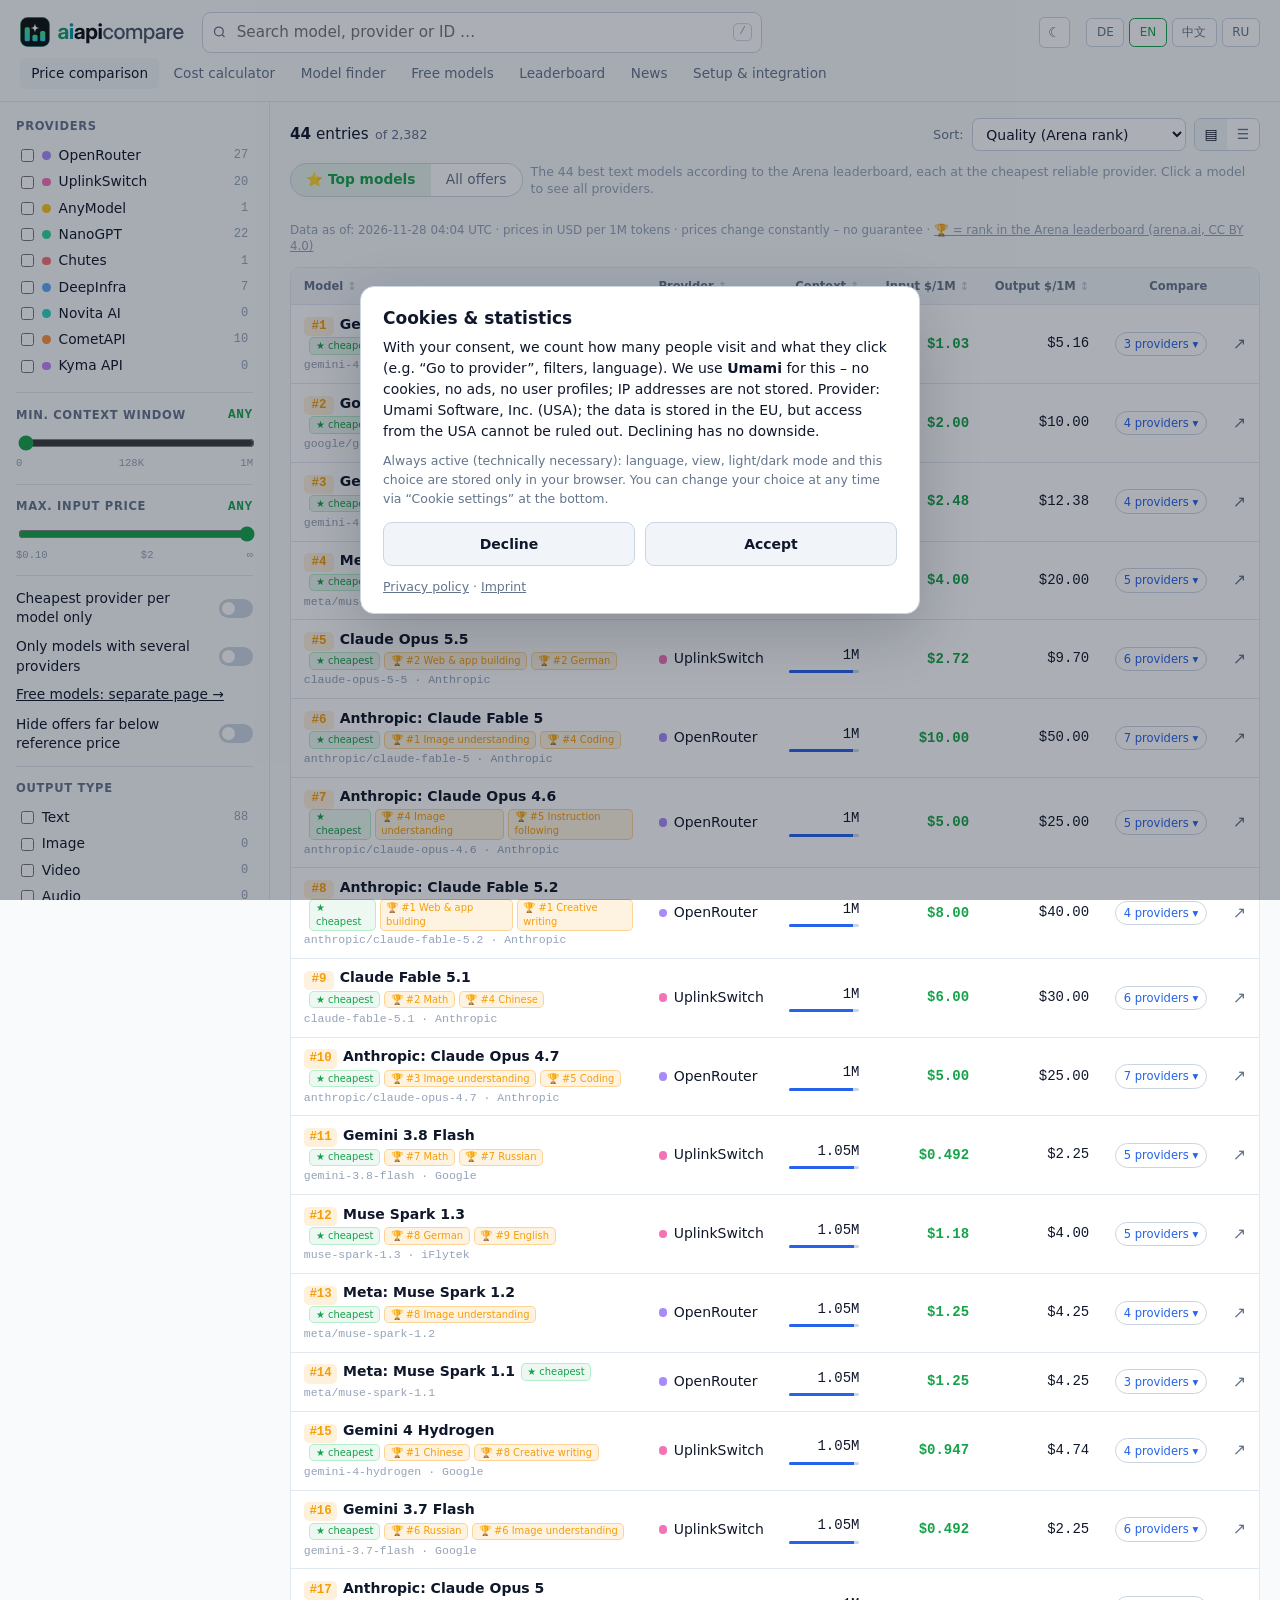
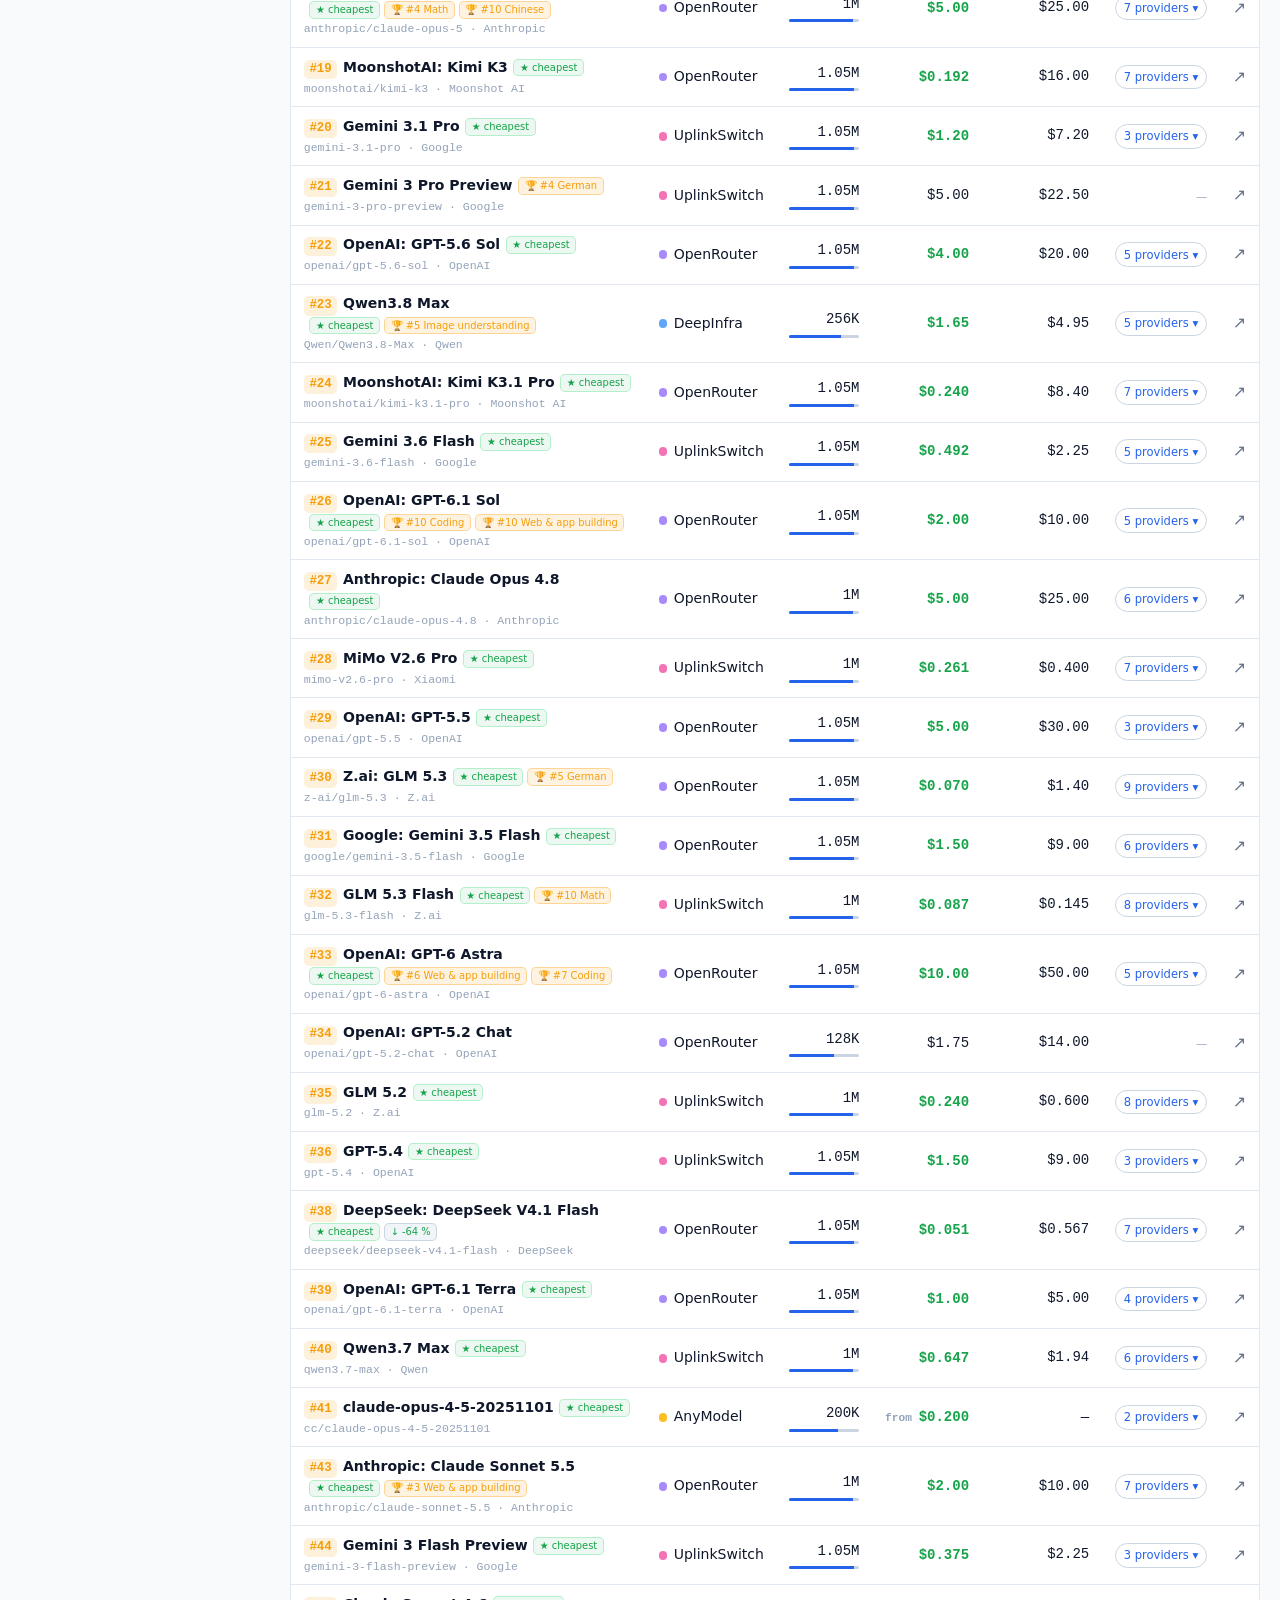
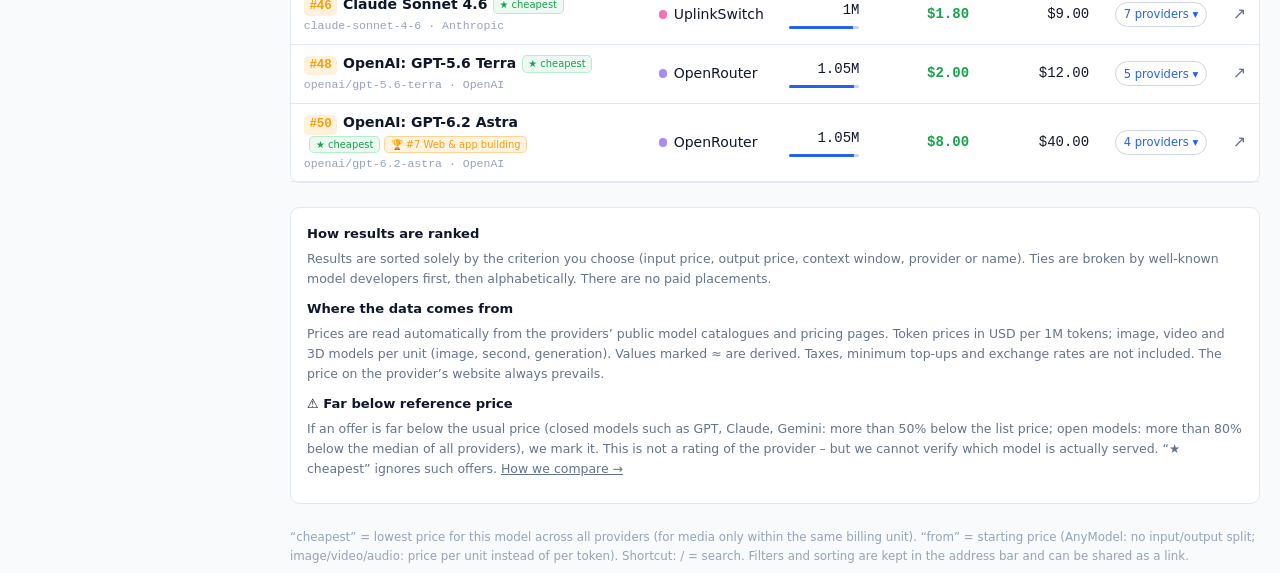
<file: index.html>
<!DOCTYPE html>
<html lang="de">
<head>
<meta charset="UTF-8">
<meta name="viewport" content="width=device-width, initial-scale=1">
<title>aiapicompare – Compare AI API prices</title>
<script src="theme.js"></script>
<meta name="description" content="Compare AI API prices: LLM token prices, image and video models across OpenRouter, NanoGPT, DeepInfra, Novita, CometAPI and more – sortable by provider, price and context window.">
<meta property="og:type" content="website">
<meta property="og:site_name" content="aiapicompare">
<meta property="og:title" content="aiapicompare – Compare AI API prices">
<meta property="og:description" content="Token, image &amp; video prices across providers – sortable by provider, price and context window.">
<meta property="og:url" content="https://aiapicompare.com/">
<meta property="og:image" content="https://aiapicompare.com/og-image.png">
<meta name="twitter:card" content="summary_large_image">
<link rel="icon" href="favicon.svg" type="image/svg+xml">
<link rel="icon" href="favicon-32.png" sizes="32x32" type="image/png">
<link rel="apple-touch-icon" href="apple-touch-icon.png">
<meta name="theme-color" content="#0b0c0e">
<style>
  :root{
    --bg:#0b0c0e; --panel:#121418; --panel2:#171a1f; --fg:#e8e9eb; --muted:#8d939c; --dim:#5f656e;
    --accent:#4ade80; --accent-bg:rgba(74,222,128,.10); --blue:#60a5fa;
    --border:#23262c; --border2:#2e323a; --input:#0e1013;
    --mono:ui-monospace,"Cascadia Code",Consolas,monospace;
  }
  *{box-sizing:border-box}
  html,body{margin:0}
  body{font-family:system-ui,-apple-system,"Segoe UI",Roboto,Ubuntu,sans-serif;background:var(--bg);color:var(--fg);font-size:14px;line-height:1.4}
  button,input,select{font:inherit;color:inherit}
  a{color:inherit}

  /* ---------- Kopfzeile ---------- */
  :root{--topbar:rgba(11,12,14,.92);--cmpbg:#0f1114}
  [data-theme=light]{--bg:#f8fafc;--panel:#ffffff;--panel2:#f1f5f9;--fg:#0f172a;--muted:#64748b;--dim:#94a3b8;--accent:#16a34a;--accent-bg:rgba(22,163,74,.08);--blue:#2563eb;--border:#e2e8f0;--border2:#cbd5e1;--input:#ffffff;--topbar:rgba(248,250,252,.92);--cmpbg:#f8fafc}
  [data-theme=light] .switch span:before{box-shadow:0 0 0 1px #cbd5e1}
  .brand .logo-l{display:none}
  [data-theme=light] .brand .logo-d{display:none}
  [data-theme=light] .brand .logo-l{display:block}
  .themebtn{padding:.3rem .55rem;font-size:.85rem;border:1px solid var(--border2);background:var(--input);border-radius:.35rem;cursor:pointer;color:var(--muted);margin-left:auto}
  .themebtn+.langbtns{margin-left:0}
  .themebtn .ti-d{display:none}
  [data-theme=light] .themebtn .ti-l{display:none}
  [data-theme=light] .themebtn .ti-d{display:inline}
  .tag.neu{background:rgba(96,165,250,.12);color:var(--blue);border-color:rgba(96,165,250,.4);font-weight:700}
  .tag.gratis{background:var(--accent-bg);color:var(--accent);border-color:rgba(74,222,128,.35);font-weight:700}
  .tag.down{color:var(--accent)}
  .tag.up{color:#f87171}
  .sub5{display:block;font-size:.68rem;color:var(--dim);font-weight:400}
  a.mname{text-decoration:none;color:var(--fg)}
  a.mname:hover{color:var(--accent);text-decoration:underline}
  .topbar{position:sticky;top:0;z-index:20;display:flex;align-items:center;gap:1rem;padding:.75rem 1.25rem;background:var(--topbar);backdrop-filter:blur(8px);border-bottom:1px solid var(--border)}
  .brand{font-weight:700;font-size:1.05rem;white-space:nowrap}
  .brand{display:flex;align-items:center;text-decoration:none}
  .brand img{display:block;height:30px;width:auto}
  .searchbox{flex:1;max-width:560px;position:relative}
  .searchbox input{width:100%;padding:.55rem .9rem .55rem 2.1rem;border:1px solid var(--border2);border-radius:.55rem;background:var(--input);font-size:.95rem}
  .searchbox input:focus{outline:none;border-color:var(--blue)}
  .searchbox svg{position:absolute;left:.65rem;top:50%;transform:translateY(-50%);color:var(--muted)}
  .searchbox kbd{position:absolute;right:.6rem;top:50%;transform:translateY(-50%);font-family:var(--mono);font-size:.7rem;color:var(--dim);border:1px solid var(--border2);border-radius:.3rem;padding:0 .35rem}
  .langbtns{display:flex;gap:.3rem;margin-left:auto}
  .langbtns button{padding:.3rem .6rem;font-size:.75rem;border:1px solid var(--border2);background:var(--input);border-radius:.35rem;cursor:pointer;color:var(--muted)}
  .langbtns button.active{border-color:var(--accent);color:var(--accent)}
  .nav{display:flex;gap:.2rem}
  .nav a{padding:.35rem .7rem;border-radius:.4rem;text-decoration:none;color:var(--muted);font-size:.85rem;white-space:nowrap}
  .nav a:hover{color:var(--fg);background:var(--panel2)}
  .nav a.active{color:var(--fg);background:var(--panel2)}
  .gotolink{display:inline-flex;align-items:center;gap:.2rem;padding:.25rem .55rem;border:1px solid var(--border2);border-radius:.4rem;text-decoration:none;font-size:.78rem;color:var(--fg);white-space:nowrap}
  .gotolink:hover{border-color:var(--accent);color:var(--accent)}
  .provlink{text-decoration:none}
  .provlink:hover span.pn{text-decoration:underline;color:var(--accent)}
  .est{color:#f59e0b;cursor:help;margin-right:.15rem}
  .legal{margin-top:1rem;font-size:.75rem}
  .legal a{color:var(--muted);margin-right:.8rem}
  .infobox{margin-top:1.5rem;padding:.9rem 1rem;border:1px solid var(--border);border-radius:.6rem;background:var(--panel);font-size:.78rem;color:var(--muted);line-height:1.6}
  .infobox h4{margin:0 0 .3rem;color:var(--fg);font-size:.82rem}
  .infobox p{margin:.2rem 0 .6rem}
  .filterbtn{display:none;padding:.45rem .75rem;border:1px solid var(--border2);background:var(--input);border-radius:.5rem;cursor:pointer}

  /* ---------- Layout ---------- */
  .layout{display:grid;grid-template-columns:270px 1fr;gap:0;min-height:calc(100vh - 57px)}
  aside{border-right:1px solid var(--border);padding:1rem 1rem 2rem;position:sticky;top:var(--tbh,57px);height:calc(100vh - var(--tbh,57px));overflow-y:auto}
  main{padding:1rem 1.25rem 3rem;min-width:0}

  /* ---------- Seitenleiste ---------- */
  .fgroup{border-bottom:1px solid var(--border);padding:.8rem 0}
  .fgroup:first-child{padding-top:0}
  .fgroup h3{margin:0 0 .55rem;font-size:.72rem;letter-spacing:.06em;text-transform:uppercase;color:var(--muted);font-weight:600;display:flex;justify-content:space-between;align-items:center}
  .fgroup h3 button{background:none;border:0;color:var(--blue);font-size:.7rem;cursor:pointer;text-transform:none;letter-spacing:0;padding:0}
  .check{display:flex;align-items:center;gap:.5rem;padding:.22rem .3rem;border-radius:.35rem;cursor:pointer;font-size:.86rem}
  .check:hover{background:var(--panel2)}
  .check input{accent-color:var(--accent);margin:0}
  .check .cnt{margin-left:auto;color:var(--dim);font-size:.75rem;font-family:var(--mono)}
  .dot{width:.55rem;height:.55rem;border-radius:50%;flex:none}
  .range-val{font-family:var(--mono);font-size:.8rem;color:var(--accent)}
  input[type=range]{width:100%;accent-color:var(--accent)}
  .range-ticks{display:flex;justify-content:space-between;font-size:.66rem;color:var(--dim);font-family:var(--mono)}
  .toggle{display:flex;align-items:center;justify-content:space-between;gap:.6rem;font-size:.86rem;cursor:pointer}
  .switch{position:relative;width:34px;height:19px;flex:none}
  .switch input{opacity:0;width:0;height:0}
  .switch span{position:absolute;inset:0;background:var(--border2);border-radius:19px;transition:.15s}
  .switch span:before{content:"";position:absolute;width:13px;height:13px;left:3px;top:3px;background:#fff;border-radius:50%;transition:.15s}
  .switch input:checked+span{background:var(--accent)}
  .switch input:checked+span:before{transform:translateX(15px)}
  .resetall{margin-top:1rem;width:100%;padding:.5rem;border:1px solid var(--border2);background:var(--input);border-radius:.45rem;cursor:pointer;color:var(--muted)}
  .resetall:hover{color:var(--fg)}

  /* ---------- Werkzeugleiste ---------- */
  .toolbar{display:flex;align-items:center;gap:.75rem;flex-wrap:wrap;margin-bottom:.7rem}
  .count{font-size:.95rem}
  .count b{font-weight:700}
  .count small{color:var(--muted);margin-left:.4rem}
  .tb-right{margin-left:auto;display:flex;gap:.5rem;align-items:center}
  .tb-right label{font-size:.8rem;color:var(--muted)}
  select{padding:.42rem .6rem;border:1px solid var(--border2);background:var(--input);border-radius:.45rem;cursor:pointer}
  .viewtog{display:flex;border:1px solid var(--border2);border-radius:.45rem;overflow:hidden}
  .viewtog button{padding:.38rem .6rem;background:var(--input);border:0;cursor:pointer;color:var(--muted)}
  .viewtog button.active{background:var(--panel2);color:var(--fg)}
  .modus{display:flex;flex-wrap:wrap;align-items:center;gap:.5rem;margin:0 0 .7rem}
  .modus .seg{display:inline-flex;border:1px solid var(--border2);border-radius:2rem;overflow:hidden}
  .modus .seg button{padding:.42rem .95rem;border:0;background:var(--input);color:var(--muted);cursor:pointer;font-size:.86rem}
  .modus .seg button.active{background:var(--accent-bg);color:var(--accent);font-weight:700}
  .modus small{color:var(--dim);font-size:.78rem;line-height:1.4;flex:1 1 260px}
  .rang{display:inline-block;min-width:1.9rem;padding:.05rem .35rem;margin-right:.35rem;border-radius:.3rem;background:rgba(245,158,11,.14);color:#f59e0b;font-family:var(--mono);font-size:.78rem;font-weight:700;text-align:center}
  .chips{display:flex;flex-wrap:wrap;gap:.35rem;margin-bottom:.8rem;min-height:0}
  .chip{display:inline-flex;align-items:center;gap:.35rem;padding:.2rem .55rem;font-size:.76rem;border:1px solid var(--border2);border-radius:1rem;background:var(--panel);cursor:pointer}
  .chip:hover{border-color:#f87171}
  .chip i{font-style:normal;color:var(--muted)}
  .meta{font-size:.74rem;color:var(--dim);margin-bottom:.8rem}

  /* ---------- Tabelle ---------- */
  .tablewrap{border:1px solid var(--border);border-radius:.6rem;background:var(--panel)}
  thead th:first-child{border-top-left-radius:.6rem}
  thead th:last-child{border-top-right-radius:.6rem}
  table{width:100%;border-collapse:collapse}
  thead th{position:sticky;top:var(--tbh,57px);z-index:5;background:var(--panel2);padding:.6rem .8rem;font-size:.72rem;font-weight:600;color:var(--muted);text-align:left;border-bottom:1px solid var(--border);white-space:nowrap;user-select:none}
  th.sortable{cursor:pointer}
  th.sortable:hover{color:var(--fg)}
  th.active{color:var(--accent)}
  th .arr{display:inline-block;margin-left:.25rem;opacity:.35;font-size:.7rem}
  th.active .arr{opacity:1}
  th.num,td.num{text-align:right}
  tbody td{padding:.6rem .8rem;border-bottom:1px solid var(--border);vertical-align:middle}
  tbody tr.row:hover td{background:rgba(255,255,255,.025)}
  .mname{font-weight:600;text-decoration:none}
  .mname:hover{color:var(--accent)}
  .mname[data-cmp]{cursor:pointer}
  .mname[data-cmp]:hover{text-decoration:underline}
  tbody tr.row.klick{cursor:pointer}
  .card-top.klick{cursor:pointer}
  a.mpage{margin-left:.3rem;font-size:.8rem;color:var(--dim);text-decoration:none}
  a.mpage:hover{color:var(--accent)}
  .mid{display:block;font-family:var(--mono);font-size:.72rem;color:var(--dim);margin-top:.1rem;word-break:break-all}
  .tags{display:inline-flex;gap:.25rem;margin-left:.35rem;vertical-align:middle}
  .tag{font-size:.62rem;padding:.05rem .35rem;border-radius:.3rem;background:var(--panel2);color:var(--muted);border:1px solid var(--border2)}
  .tag.arena{background:rgba(245,158,11,.12);color:#f59e0b;border-color:rgba(245,158,11,.35);text-decoration:none}
  .tag.arena:hover{border-color:#f59e0b}
  .tag.best{background:var(--accent-bg);color:var(--accent);border-color:rgba(74,222,128,.35)}
  .tag.warn{background:rgba(245,158,11,.12);color:#f59e0b;border-color:rgba(245,158,11,.45);cursor:help}
  .tag.alt{cursor:help}
  .tag.batch{background:rgba(96,165,250,.10);color:var(--blue);border-color:rgba(96,165,250,.35);cursor:help}
  [data-theme="light"] .tag.warn{color:#b45309;background:#fef3c7;border-color:#f59e0b}
  tr.trenner td{font-size:.72rem;font-weight:600;color:#f59e0b;padding:.5rem .4rem .25rem !important;background:transparent !important}
  [data-theme="light"] tr.trenner td{color:#b45309}
  .refzeile{font-size:.72rem;color:var(--muted);margin:.45rem 0 0}
  .refzeile a{color:inherit}
  .prov{display:inline-flex;align-items:center;gap:.4rem;white-space:nowrap}
  .prov small{color:var(--dim)}
  .price{font-family:var(--mono);white-space:nowrap}
  .price.best{color:var(--accent);font-weight:700}
  .unit{color:var(--dim);font-size:.7rem}
  .ctx{font-family:var(--mono);white-space:nowrap}
  .ctxbar{display:block;height:3px;border-radius:2px;background:var(--border2);margin-top:.3rem;overflow:hidden;width:70px;margin-left:auto}
  .ctxbar i{display:block;height:100%;background:var(--blue)}
  .cmpbtn{padding:.2rem .5rem;font-size:.72rem;border:1px solid var(--border2);border-radius:1rem;background:var(--input);cursor:pointer;color:var(--blue);white-space:nowrap}
  .cmpbtn:hover,.cmpbtn.open{border-color:var(--blue)}
  .extlink{color:var(--muted);text-decoration:none;font-size:1rem}
  .extlink:hover{color:var(--accent)}
  tr.cmp td{background:var(--cmpbg);padding:.4rem .8rem .8rem 2rem}
  .cmptable{width:100%;max-width:760px;border-collapse:collapse;font-size:.82rem}
  .cmptable th{position:static;background:none;padding:.35rem .5rem;font-size:.68rem}
  .cmptable td{padding:.35rem .5rem;border-bottom:1px dashed var(--border)}
  .cmptable tr.self td{background:rgba(96,165,250,.06)}
  .diff{font-size:.7rem;color:#f59e0b;margin-left:.3rem}
  .empty{padding:3rem;color:var(--muted);text-align:center}
  .more{display:block;margin:1rem auto 0;padding:.6rem 1.4rem;border:1px solid var(--border2);background:var(--panel);border-radius:.5rem;cursor:pointer}
  .more:hover{border-color:var(--accent)}

  /* ---------- Listenansicht (Karten) ---------- */
  .caps{display:flex;flex-wrap:wrap;gap:.25rem;margin-top:.35rem}
  .cap{display:inline-flex;align-items:center;gap:.15rem;font-size:.72rem;line-height:1.3;padding:.05rem .32rem;border:1px solid var(--border2);border-radius:.3rem;background:var(--panel2);cursor:help;white-space:nowrap}
  .cap b{font-size:.62rem;font-weight:700;color:var(--blue)}
  .cap.info{color:var(--muted);cursor:default}
  .cap.on{border-color:var(--accent);background:var(--accent-bg)}
  .check .ico{width:1.3rem;text-align:center;flex:none}
  .fhint{font-size:.7rem;color:var(--dim);margin-top:.4rem;line-height:1.4}
  .cards{display:flex;flex-direction:column;gap:.6rem}
  .card{border:1px solid var(--border);border-radius:.6rem;background:var(--panel);padding:.9rem 1rem}
  .card:hover{border-color:var(--border2)}
  .card-top{display:flex;justify-content:space-between;gap:1rem;align-items:flex-start}
  .card-stats{display:flex;flex-wrap:wrap;gap:.4rem 1.2rem;margin-top:.55rem;font-size:.8rem;color:var(--muted)}
  .card-stats b{color:var(--fg);font-family:var(--mono);font-weight:600}
  .card-stats b.best{color:var(--accent)}
  .card .cmpwrap{margin-top:.6rem}

  footer{margin-top:1.5rem;font-size:.74rem;color:var(--dim);line-height:1.6}

  /* Mittlere Breiten: Menü in eine zweite Zeile, damit das Suchfeld Platz behält */
  @media (min-width:901px) and (max-width:1599px){
    .topbar{flex-wrap:wrap;row-gap:.35rem}
    .nav{order:6;flex-basis:100%;overflow-x:auto}
  }
  /* ---------- Mobil ---------- */
  .backdrop{display:none}
  @media (max-width:900px){
    .layout{grid-template-columns:1fr}
    aside{position:fixed;left:0;top:0;bottom:0;width:300px;max-width:86vw;height:100vh;z-index:40;background:var(--bg);transform:translateX(-105%);transition:transform .2s;padding-top:1.2rem}
    body.drawer aside{transform:none}
    body.drawer .backdrop{display:block;position:fixed;inset:0;background:rgba(0,0,0,.55);z-index:30}
    .filterbtn{display:inline-block}
    .brand small{display:none}
    .nav{order:6;flex-basis:100%;overflow-x:auto}
    .topbar{flex-wrap:wrap;gap:.6rem}
    .searchbox{order:5;flex-basis:100%;max-width:none}
    .searchbox kbd{display:none}
    .tablewrap{overflow-x:auto}
    thead th{position:static}
  }
  @media (max-width:640px){
    main{padding:.8rem}
    .tb-right{margin-left:0;width:100%}
    .tb-right select{flex:1;min-width:0}
    .tb-right label{display:none}
  }
</style>
</head>
<body>

<div class="topbar">
  <button class="filterbtn" id="filterbtn">☰ <span data-t="filter"></span></button>
  <a class="brand" href="index.html" aria-label="aiapicompare"><img class="logo-d" src="logo/logo.svg" alt="aiapicompare" width="166" height="30"><img class="logo-l" src="logo/logo-hell.svg" alt="aiapicompare" width="166" height="30"></a>
  <div class="searchbox">
    <svg width="15" height="15" viewBox="0 0 24 24" fill="none" stroke="currentColor" stroke-width="2"><circle cx="11" cy="11" r="7"/><path d="m20 20-3.5-3.5"/></svg>
    <input type="search" id="search" autocomplete="off">
    <kbd>/</kbd>
  </div>
  <nav class="nav">
    <a href="index.html" class="active" data-t="nav_vergleich"></a>
    <a href="kosten.html" data-t="nav_kosten"></a>
    <a href="finder.html" data-t="nav_finder"></a>
    <a href="free.html" data-t="nav_gratis" id="gratislink"></a>
    <a href="bestenliste.html" data-t="nav_best"></a>
    <a href="news.html" data-t="nav_news"></a>
    <a href="anbindung.html" data-t="nav_anbindung"></a>
  </nav>
  <button class="themebtn"><span class="ti-l">☀</span><span class="ti-d">☾</span></button>
  <div class="langbtns">
    <button data-lang="de">DE</button>
    <button data-lang="en">EN</button>
    <button data-lang="zh">中文</button>
    <button data-lang="ru">RU</button>
  </div>
</div>

<div class="backdrop" id="backdrop"></div>

<div class="layout">
  <aside id="sidebar"></aside>
  <main>
    <div class="toolbar">
      <div class="count" id="count"></div>
      <div class="tb-right">
        <label for="sortsel" data-t="sortieren"></label>
        <select id="sortsel"></select>
        <div class="viewtog" id="viewtog">
          <button data-view="table" title="">▤</button>
          <button data-view="list" title="">☰</button>
        </div>
      </div>
    </div>
    <div class="modus" id="modus"></div>
    <div class="chips" id="chips"></div>
    <div class="meta" id="meta"></div>
    <div id="results"></div>
    <div class="infobox" id="infobox"></div>
    <footer id="footer"></footer>
    <div class="legal"><a href="impressum.html" data-t="impressum"></a><a href="datenschutz.html" data-t="datenschutz"></a><a href="anbindung.html" data-t="nav_anbindung"></a><a href="api/prices.json" data-t="api"></a><a href="preisindex.html" data-t="fuss_index"></a><a href="einbetten.html" data-t="fuss_widget"></a><a href="methodik.html" data-t="fuss_methodik"></a></div>
  </main>
</div>

<script src="config.js"></script>
<script src="out/data.js"></script>
<script src="referenz.js"></script>
<script src="bereiche.js"></script>
<script src="out/staerken.js"></script>
<script>
"use strict";
const D = window.API_DATEN || {};
const C = window.SITE_CONFIG || {
  linkHtml:function(k,u,t,c){ return u ? '<a class="'+(c||"")+'" href="'+u+'" target="_blank" rel="noopener">'+t+'</a>' : ""; }};

/* =================== Konfiguration =================== */
const QUELLEN = [
  {key:"openrouter",   name:"OpenRouter",   farbe:"#a78bfa"},
  {key:"uplinkswitch", name:"UplinkSwitch", farbe:"#f472b6"},
  {key:"anymodel",     name:"AnyModel",     farbe:"#fbbf24"},
  {key:"nanogpt",      name:"NanoGPT",      farbe:"#34d399"},
  {key:"chutes",       name:"Chutes",       farbe:"#f87171"},
  {key:"deepinfra",    name:"DeepInfra",    farbe:"#60a5fa"},
  {key:"novita",       name:"Novita AI",    farbe:"#2dd4bf"},
  {key:"cometapi",     name:"CometAPI",     farbe:"#fb923c"},
  {key:"kyma",         name:"Kyma API",     farbe:"#c084fc"}
].filter(function(q){ return D[q.key] && Object.keys(D[q.key]).length; });   // nur Anbieter mit Daten anzeigen
const Q_BY_KEY = {}; QUELLEN.forEach(function(q){ Q_BY_KEY[q.key] = q; });

const FAMILIEN = [
  {key:"gpt",      label:"GPT · OpenAI",       tokens:["openai","gpt"]},
  {key:"claude",   label:"Claude · Anthropic", tokens:["anthropic","claude"]},
  {key:"gemini",   label:"Gemini · Google",    tokens:["google","gemini","gemma"]},
  {key:"deepseek", label:"DeepSeek",           tokens:["deepseek"]},
  {key:"grok",     label:"Grok · xAI",         tokens:["xai","grok"]},
  {key:"glm",      label:"GLM · Z.ai",         tokens:["z.ai","glm"]},
  {key:"llama",    label:"Llama · Meta",       tokens:["meta","llama"]},
  {key:"kimi",     label:"Kimi · Moonshot",    tokens:["moonshot","kimi"]},
  {key:"qwen",     label:"Qwen",               tokens:["qwen"]},
  {key:"mistral",  label:"Mistral",            tokens:["mistral","codestral","devstral"]},
  {key:"minimax",  label:"MiniMax",            tokens:["minimax"]}
];
/* Fähigkeiten von Bild-/Video-Modellen (Piktogramme) */
const FAEH = {
  t2v:      {ico:"📝", art:"video", de:"Text → Video", en:"Text → video", zh:"文生视频", ru:"Текст → видео"},
  start:    {ico:"⏮️", art:"video", de:"Startbild (Bild → Video)", en:"First frame (image → video)", zh:"首帧（图生视频）", ru:"Первый кадр (изображение → видео)"},
  ende:     {ico:"⏭️", art:"video", de:"Endbild (letztes Bild vorgeben)", en:"Last frame", zh:"尾帧", ru:"Последний кадр"},
  ref:      {ico:"🧩", art:"video", de:"Referenzbilder / Figuren", en:"Reference images / characters", zh:"参考图 / 角色", ru:"Референсы / персонажи"},
  v2v:      {ico:"🎞️", art:"video", de:"Video bearbeiten (Video → Video)", en:"Video editing (video → video)", zh:"视频编辑（视频转视频）", ru:"Редактирование видео"},
  motion:   {ico:"🕺", art:"video", de:"Bewegung übertragen", en:"Motion transfer", zh:"动作迁移", ru:"Перенос движения"},
  ton:      {ico:"🔊", art:"video", de:"Mit Ton / Audio", en:"Native audio", zh:"原生音频", ru:"Со звуком"},
  audio_in: {ico:"🎤", art:"video", de:"Audio-Eingabe / Lippensynchron", en:"Audio input / lip-sync", zh:"音频输入 / 口型同步", ru:"Аудиовход / липсинк"},
  multishot:{ico:"🎬", art:"video", de:"Mehrere Szenen (Multi-Shot)", en:"Multi-shot", zh:"多镜头", ru:"Несколько сцен"},
  t2i:      {ico:"📝", art:"bild",  de:"Text → Bild", en:"Text → image", zh:"文生图", ru:"Текст → изображение"},
  edit:     {ico:"✏️", art:"bild",  de:"Bild bearbeiten", en:"Image editing", zh:"图像编辑", ru:"Редактирование изображений"},
  multiref: {ico:"🗂️", art:"bild",  de:"Mehrere Eingabebilder", en:"Multiple input images", zh:"多图输入", ru:"Несколько входных изображений"},
  maske:    {ico:"🖌️", art:"bild",  de:"Maske / Inpainting", en:"Mask / inpainting", zh:"蒙版 / 局部重绘", ru:"Маска / инпейнтинг"},
  transparent:{ico:"🔳", art:"bild", de:"Transparenter Hintergrund", en:"Transparent background", zh:"透明背景", ru:"Прозрачный фон"},
  upscale:  {ico:"🔍", art:"bild",  de:"Hochskalieren", en:"Upscaling", zh:"超分放大", ru:"Апскейл"},
  outpaint: {ico:"↔️", art:"bild",  de:"Bild erweitern (Outpainting)", en:"Outpainting", zh:"扩图", ru:"Расширение изображения"},
  "4k":     {ico:"<b>4K</b>", art:"beide", de:"Bis 4K-Auflösung", en:"Up to 4K resolution", zh:"最高 4K 分辨率", ru:"До 4K"},
  unzensiert:{ico:"🔓", art:"beide", de:"Ohne Inhaltsfilter", en:"No content filter", zh:"无内容过滤", ru:"Без фильтра контента"}
};
const FAEH_ORDNUNG = Object.keys(FAEH);
function faehName(k){ const f = FAEH[k]; return f ? (f[lang] || f.en) : k; }
const TYPEN = ["text","bild","video","audio","3d"];

// Schritte für die Schieberegler
const CTX_STEPS   = [0, 8000, 32000, 64000, 128000, 200000, 256000, 400000, 1000000];
const PREIS_STEPS = [0.1, 0.25, 0.5, 1, 2, 5, 10, 25, Infinity];  // max. Input-Preis

const ENTW_MAP = {"openai":"OpenAI","anthropic":"Anthropic","google":"Google","deepseek":"DeepSeek","deepseek-ai":"DeepSeek",
  "z-ai":"Z.ai","zai-org":"Z.ai","qwen":"Qwen","moonshotai":"Moonshot AI","meta-llama":"Meta","mistralai":"Mistral",
  "minimax":"MiniMax","minimaxai":"MiniMax","x-ai":"xAI","xai":"xAI","nvidia":"NVIDIA","microsoft":"Microsoft","cohere":"Cohere",
  "amazon":"Amazon","perplexity":"Perplexity","tencent":"Tencent","xiaomi":"Xiaomi"};
const BEKANNT = ["OpenAI","Anthropic","Google","DeepSeek","xAI","Meta","Qwen","Moonshot AI","Z.ai","Mistral","MiniMax","NVIDIA","Xiaomi","Tencent","Microsoft"];

/* =================== Übersetzungen =================== */
const I18N = {
  de:{
    seitentitel:"aiapicompare – KI-API-Preise vergleichen",
    nav_kosten:"Kostenrechner", nav_finder:"Modell-Finder", fuss_index:"KI-Preisindex", fuss_widget:"Widget einbetten", fuss_methodik:"So vergleichen wir", nav_gratis:"Kostenlose Modelle", gratis_seite:"Kostenlose Modelle: eigene Seite →", nav_best:"Bestenliste", nav_news:"Neuigkeiten", arena_titel:function(p,b){ return "Platz "+p+" in der Arena-Bestenliste: "+b; }, arena_hinweis:"🏆 = Platz in der Arena-Bestenliste (arena.ai, CC BY 4.0)", gratis:"kostenlos", nur_gratis:"Nur kostenlose Modelle", neu:"NEU", vorher:function(p){ return "vorher "+p; }, theme:"Hell / Dunkel", api:"Daten als JSON", pro5s:"/ 5-s-Clip", gen:"pro Generierung",
    filter:"Filter", suche:"Modell, Anbieter oder ID suchen …", sortieren:"Sortieren:",
    nav_vergleich:"Preisvergleich", nav_anbindung:"Anbindung & Einrichtung", impressum:"Impressum", datenschutz:"Datenschutz",
    zum_anbieter:"Zum Anbieter", einrichten:function(n){ return "So bindest du "+n+" an (Hermes, VS Code …)"; },
    geschaetzt:"geschätzt – aus dem Abrechnungsfaktor des Anbieters abgeleitet, nicht direkt veröffentlicht",
    infobox:'<h4>Wie die Reihenfolge zustande kommt</h4><p>Die Ergebnisse werden ausschließlich nach dem von dir gewählten Kriterium sortiert (Input-Preis, Output-Preis, Kontextfenster, Anbieter oder Name). Bei Gleichstand stehen bekannte Modellentwickler vorn, danach alphabetisch. Es gibt keine bezahlten Platzierungen.</p><h4>Woher die Daten kommen</h4><p>Preise werden automatisch aus den öffentlichen Modell-Katalogen bzw. Preisseiten der Anbieter gelesen. Token-Preise in USD pro 1 Mio. Token; Bild-, Video- und 3D-Modelle pro Einheit (Bild, Sekunde, Generierung). Werte mit ≈ sind abgeleitet. Steuern, Mindestaufladungen und Wechselkurse sind nicht berücksichtigt. Maßgeblich ist immer der Preis auf der Seite des Anbieters.</p><h4>⚠ Weit unter Referenzpreis</h4><p>Liegt ein Angebot weit unter dem üblichen Preis (geschlossene Modelle wie GPT, Claude, Gemini: mehr als 50 % unter dem Listenpreis; offene Modelle: mehr als 80 % unter dem Median aller Anbieter), kennzeichnen wir es. Das ist keine Bewertung des Anbieters – wir können aber nicht prüfen, welches Modell tatsächlich geliefert wird. „★ günstigster“ berücksichtigt solche Angebote nicht. <a href="methodik.html">So vergleichen wir →</a></p>',
    anbieter:"Anbieter", typ:"Ausgabe-Typ", typen:{text:"Text",bild:"Bild",video:"Video",audio:"Audio","3d":"3D"},
    kontext:"Min. Kontextfenster", preis:"Max. Input-Preis", familie:"Modellfamilie",
    alle:"alle", keine:"keine", egal:"beliebig", unbegrenzt:"beliebig",
    faeh_titel:"Fähigkeiten (Bild & Video)", faeh_hint:"Laut Katalog des jeweiligen Anbieters – dasselbe Modell kann je Anbieter unterschiedliche Optionen haben.", dauer_bis:"bis", spalte_faeh:"Fähigkeiten",
    nur_guenstig:"Nur günstigster Anbieter je Modell", nur_mehrere:"Nur Modelle mit mehreren Anbietern", ohne_auff:"Angebote weit unter Referenzpreis ausblenden",
    reset:"Alle Filter zurücksetzen",
    modus_top:"⭐ Top-Modelle", modus_alle:"Alle Angebote", modus_info_top:function(n){ return "Die "+n+" besten Textmodelle laut Arena-Bestenliste, jeweils beim günstigsten zuverlässigen Anbieter. Klick auf ein Modell zeigt alle Anbieter."; }, modus_info_alle:function(n){ return "Alle "+n.toLocaleString("de-DE")+" kostenpflichtigen Angebote aller Anbieter – mit Filtern links."; }, modus_suche:"Die Suche durchsucht alle Angebote.",
    sorts:{"arena-asc":"Qualität (Arena-Platz)","preis-asc":"Input-Preis: niedrig → hoch","preis-desc":"Input-Preis: hoch → niedrig",
           "output-asc":"Output-Preis: niedrig → hoch","output-desc":"Output-Preis: hoch → niedrig",
           "kontext-desc":"Kontext: groß → klein","kontext-asc":"Kontext: klein → groß",
           "anbieter-asc":"Anbieter: A → Z","anbieter-desc":"Anbieter: Z → A",
           "name-asc":"Name: A → Z","name-desc":"Name: Z → A","neu-desc":"Neueste zuerst"},
    cols:{name:"Modell",anbieter:"Anbieter",kontext:"Kontext",preis:"Input $/1M",output:"Output $/1M",cmp:"Vergleich"},
    treffer:function(n,g){ return "<b>"+n.toLocaleString("de-DE")+"</b> Einträge<small>von "+g.toLocaleString("de-DE")+"</small>"; },
    anbieter_n:function(n){ return n+" Anbieter"; },
    guenstigster:"günstigster", ab:"ab", mehr:function(n){ return "Weitere "+n+" anzeigen"; },
    leer:"Keine Treffer. Filter lockern oder Suche ändern.",
    veraltet:function(n){ return "nicht aktualisiert: "+n; },
    meta:function(t){ return "Stand der Daten: "+t+" · Preise in USD pro 1 Mio. Token · Preise ändern sich laufend – ohne Gewähr"; },
    cmp_titel:"Preise dieses Modells bei allen Anbietern", modellseite:"Modellseite mit Preisverlauf",
    teurer:function(p){ return "+"+p+" %"; },
    footer:"„günstigster“ = niedrigster Preis für dieses Modell über alle Anbieter (bei Medien nur innerhalb derselben Abrechnungseinheit). „ab“ = ab-Preis (AnyModel: kein Input/Output-Split; Bild/Video/Audio: Preis pro Einheit statt pro Token). Tastenkürzel: / = Suche. Filter und Sortierung stehen in der Adresszeile und lassen sich als Link teilen.",
    einheiten:{image:"/Bild",second:"/s","1k_chars":"/1k Zeichen",generation:"/Generierung",minute:"/Min.","1k_bytes":"/1 kB"},
    ansicht_tabelle:"Tabelle", ansicht_liste:"Liste"
  },
  en:{
    seitentitel:"aiapicompare – Compare AI API prices",
    nav_kosten:"Cost calculator", nav_finder:"Model finder", fuss_index:"AI price index", fuss_widget:"Embed widget", fuss_methodik:"How we compare", nav_gratis:"Free models", gratis_seite:"Free models: separate page →", nav_best:"Leaderboard", nav_news:"News", arena_titel:function(p,b){ return "Rank "+p+" in the Arena leaderboard: "+b; }, arena_hinweis:"🏆 = rank in the Arena leaderboard (arena.ai, CC BY 4.0)", gratis:"free", nur_gratis:"Free models only", neu:"NEW", vorher:function(p){ return "previously "+p; }, theme:"Light / dark", api:"Data as JSON", pro5s:"/ 5 s clip", gen:"per generation",
    filter:"Filters", suche:"Search model, provider or ID …", sortieren:"Sort:",
    nav_vergleich:"Price comparison", nav_anbindung:"Setup & integration", impressum:"Imprint", datenschutz:"Privacy",
    zum_anbieter:"Go to provider", einrichten:function(n){ return "How to connect "+n+" (Hermes, VS Code …)"; },
    geschaetzt:"estimated – derived from the provider's billing factor, not published directly",
    infobox:'<h4>How results are ranked</h4><p>Results are sorted solely by the criterion you choose (input price, output price, context window, provider or name). Ties are broken by well-known model developers first, then alphabetically. There are no paid placements.</p><h4>Where the data comes from</h4><p>Prices are read automatically from the providers’ public model catalogues and pricing pages. Token prices in USD per 1M tokens; image, video and 3D models per unit (image, second, generation). Values marked ≈ are derived. Taxes, minimum top-ups and exchange rates are not included. The price on the provider’s website always prevails.</p><h4>⚠ Far below reference price</h4><p>If an offer is far below the usual price (closed models such as GPT, Claude, Gemini: more than 50% below the list price; open models: more than 80% below the median of all providers), we mark it. This is not a rating of the provider – but we cannot verify which model is actually served. “★ cheapest” ignores such offers. <a href="methodik.html">How we compare →</a></p>',
    anbieter:"Providers", typ:"Output type", typen:{text:"Text",bild:"Image",video:"Video",audio:"Audio","3d":"3D"},
    kontext:"Min. context window", preis:"Max. input price", familie:"Model family",
    alle:"all", keine:"none", egal:"any", unbegrenzt:"any",
    faeh_titel:"Capabilities (image & video)", faeh_hint:"According to each provider’s catalogue – the same model may offer different options per provider.", dauer_bis:"up to", spalte_faeh:"Capabilities",
    nur_guenstig:"Cheapest provider per model only", nur_mehrere:"Only models with several providers", ohne_auff:"Hide offers far below reference price",
    reset:"Reset all filters",
    modus_top:"⭐ Top models", modus_alle:"All offers", modus_info_top:function(n){ return "The "+n+" best text models according to the Arena leaderboard, each at the cheapest reliable provider. Click a model to see all providers."; }, modus_info_alle:function(n){ return "All "+n.toLocaleString("en-US")+" paid offers from all providers – with filters on the left."; }, modus_suche:"Search covers all offers.",
    sorts:{"arena-asc":"Quality (Arena rank)","preis-asc":"Input price: low → high","preis-desc":"Input price: high → low",
           "output-asc":"Output price: low → high","output-desc":"Output price: high → low",
           "kontext-desc":"Context: large → small","kontext-asc":"Context: small → large",
           "anbieter-asc":"Provider: A → Z","anbieter-desc":"Provider: Z → A",
           "name-asc":"Name: A → Z","name-desc":"Name: Z → A","neu-desc":"Newest first"},
    cols:{name:"Model",anbieter:"Provider",kontext:"Context",preis:"Input $/1M",output:"Output $/1M",cmp:"Compare"},
    treffer:function(n,g){ return "<b>"+n.toLocaleString("en-US")+"</b> entries<small>of "+g.toLocaleString("en-US")+"</small>"; },
    anbieter_n:function(n){ return n+" providers"; },
    guenstigster:"cheapest", ab:"from", mehr:function(n){ return "Show "+n+" more"; },
    leer:"No results. Loosen the filters or change your search.",
    veraltet:function(n){ return "not updated: "+n; },
    meta:function(t){ return "Data as of: "+t+" · prices in USD per 1M tokens · prices change constantly – no guarantee"; },
    cmp_titel:"Prices for this model across all providers", modellseite:"Model page with price history",
    teurer:function(p){ return "+"+p+" %"; },
    footer:"“cheapest” = lowest price for this model across all providers (for media only within the same billing unit). “from” = starting price (AnyModel: no input/output split; image/video/audio: price per unit instead of per token). Shortcut: / = search. Filters and sorting are kept in the address bar and can be shared as a link.",
    einheiten:{image:"/image",second:"/s","1k_chars":"/1k chars",generation:"/generation",minute:"/min","1k_bytes":"/1 kB"},
    ansicht_tabelle:"Table", ansicht_liste:"List"
  },
  zh:{
    seitentitel:"aiapicompare – AI API 价格对比",
    nav_kosten:"成本计算器", nav_finder:"模型推荐", fuss_index:"AI 价格指数", fuss_widget:"嵌入小组件", fuss_methodik:"比较方法", nav_gratis:"免费模型", gratis_seite:"免费模型：单独页面 →", nav_best:"排行榜", nav_news:"动态", arena_titel:function(p,b){ return "Arena 排行榜第 "+p+" 名："+b; }, arena_hinweis:"🏆 = Arena 排行榜名次（arena.ai，CC BY 4.0）", gratis:"免费", nur_gratis:"仅显示免费模型", neu:"新", vorher:function(p){ return "之前 "+p; }, theme:"浅色 / 深色", api:"JSON 数据", pro5s:"/ 5 秒片段", gen:"每次生成",
    filter:"筛选", suche:"搜索模型、提供商或 ID …", sortieren:"排序：",
    nav_vergleich:"价格对比", nav_anbindung:"接入与配置", impressum:"网站信息", datenschutz:"隐私政策",
    zum_anbieter:"前往提供商", einrichten:function(n){ return "如何接入 "+n+"（Hermes、VS Code …）"; },
    geschaetzt:"估算值 – 根据提供商的计费系数推算，并非官方直接公布",
    infobox:'<h4>排序规则</h4><p>结果仅按您选择的条件排序（输入价格、输出价格、上下文窗口、提供商或名称）。条件相同时，知名模型开发商优先，其次按字母顺序。不存在付费排名。</p><h4>数据来源</h4><p>价格自动读取自各提供商公开的模型目录和价格页面。Token 价格单位为每百万 Token 美元；图像、视频和 3D 模型按单位计价（每张、每秒、每次生成）。带 ≈ 的数值为推算值。未包含税费、最低充值和汇率。一切以提供商网站上的价格为准。</p><h4>⚠ 远低于参考价</h4><p>如果某个报价远低于通常价格（GPT、Claude、Gemini 等闭源模型：比官方价格低 50% 以上；开源模型：比所有提供商的中位数低 80% 以上），我们会加以标注。这并非对提供商的评价，但我们无法核实实际提供的是哪个模型。“★ 最便宜”不计入此类报价。<a href="methodik.html">我们的比较方法 →</a></p>',
    anbieter:"提供商", typ:"输出类型", typen:{text:"文本",bild:"图像",video:"视频",audio:"音频","3d":"3D"},
    kontext:"最小上下文窗口", preis:"最高输入价格", familie:"模型系列",
    alle:"全部", keine:"无", egal:"不限", unbegrenzt:"不限",
    faeh_titel:"功能（图像与视频）", faeh_hint:"依据各提供商目录——同一模型在不同提供商处的选项可能不同。", dauer_bis:"最长", spalte_faeh:"功能",
    nur_guenstig:"每个模型仅显示最便宜的提供商", nur_mehrere:"仅显示有多个提供商的模型", ohne_auff:"隐藏远低于参考价的报价",
    reset:"重置所有筛选",
    modus_top:"⭐ 顶级模型", modus_alle:"全部报价", modus_info_top:function(n){ return "根据 Arena 排行榜排名前 "+n+" 的文本模型，各取最便宜的可靠提供商。点击模型可查看全部提供商。"; }, modus_info_alle:function(n){ return "全部 "+n+" 个付费报价——左侧可筛选。"; }, modus_suche:"搜索将覆盖全部报价。",
    sorts:{"arena-asc":"质量（Arena 排名）","preis-asc":"输入价格：从低到高","preis-desc":"输入价格：从高到低",
           "output-asc":"输出价格：从低到高","output-desc":"输出价格：从高到低",
           "kontext-desc":"上下文：从大到小","kontext-asc":"上下文：从小到大",
           "anbieter-asc":"提供商：A → Z","anbieter-desc":"提供商：Z → A",
           "name-asc":"名称：A → Z","name-desc":"名称：Z → A","neu-desc":"最新优先"},
    cols:{name:"模型",anbieter:"提供商",kontext:"上下文",preis:"输入 $/1M",output:"输出 $/1M",cmp:"对比"},
    treffer:function(n,g){ return "<b>"+n.toLocaleString("zh-CN")+"</b> 条<small>共 "+g.toLocaleString("zh-CN")+" 条</small>"; },
    anbieter_n:function(n){ return n+" 家提供商"; },
    guenstigster:"最便宜", ab:"起", mehr:function(n){ return "再显示 "+n+" 条"; },
    leer:"没有结果。请放宽筛选条件或修改搜索内容。",
    veraltet:function(n){ return "未更新："+n; },
    meta:function(t){ return "数据时间："+t+" · 价格单位为每百万 Token 美元 · 价格随时变化，仅供参考"; },
    cmp_titel:"该模型在所有提供商处的价格", modellseite:"模型页面（含价格走势）",
    teurer:function(p){ return "+"+p+"%"; },
    footer:"“最便宜” = 该模型在所有提供商中的最低价格（媒体模型仅在相同计费单位内比较）。“起” = 起步价（AnyModel：不区分输入/输出；图像/视频/音频：按单位而非 Token 计价）。快捷键：/ = 搜索。筛选和排序会保存在地址栏中，可作为链接分享。",
    einheiten:{image:"/张",second:"/秒","1k_chars":"/千字符",generation:"/次",minute:"/分钟","1k_bytes":"/1 kB"},
    ansicht_tabelle:"表格", ansicht_liste:"列表"
  },
  ru:{
    seitentitel:"aiapicompare – сравнение цен AI API",
    nav_kosten:"Калькулятор", nav_finder:"Подбор модели", fuss_index:"Индекс цен AI", fuss_widget:"Виджет для сайта", fuss_methodik:"Как мы сравниваем", nav_gratis:"Бесплатные модели", gratis_seite:"Бесплатные модели: отдельная страница →", nav_best:"Рейтинг", nav_news:"Новости", arena_titel:function(p,b){ return "Место "+p+" в рейтинге Arena: "+b; }, arena_hinweis:"🏆 = место в рейтинге Arena (arena.ai, CC BY 4.0)", gratis:"бесплатно", nur_gratis:"Только бесплатные модели", neu:"НОВОЕ", vorher:function(p){ return "раньше "+p; }, theme:"Светлая / тёмная", api:"Данные в JSON", pro5s:"/ клип 5 с", gen:"за генерацию",
    filter:"Фильтры", suche:"Поиск по модели, поставщику или ID …", sortieren:"Сортировка:",
    nav_vergleich:"Сравнение цен", nav_anbindung:"Подключение", impressum:"Импрессум", datenschutz:"Конфиденциальность",
    zum_anbieter:"К поставщику", einrichten:function(n){ return "Как подключить "+n+" (Hermes, VS Code …)"; },
    geschaetzt:"оценка – рассчитано по коэффициенту тарификации поставщика",
    infobox:'<h4>Как формируется порядок</h4><p>Результаты сортируются только по выбранному вами критерию (цена входа, цена выхода, контекст, поставщик или имя). При равенстве сначала известные разработчики, затем по алфавиту. Платных размещений нет.</p><h4>Источник данных</h4><p>Цены автоматически берутся из публичных каталогов и страниц цен поставщиков. Токены – USD за 1 млн; картинки, видео и 3D – за единицу. Значения с ≈ рассчитаны. Налоги и курсы валют не учтены. Действует цена на сайте поставщика.</p><h4>⚠ Намного ниже эталонной цены</h4><p>Если предложение намного ниже обычной цены (закрытые модели – GPT, Claude, Gemini: более чем на 50 % ниже прайса; открытые модели: более чем на 80 % ниже медианы всех поставщиков), мы его помечаем. Это не оценка поставщика, но мы не можем проверить, какая модель реально используется. «★ дешевле всех» такие предложения не учитывает. <a href="methodik.html">Как мы сравниваем →</a></p>',
    anbieter:"Поставщики", typ:"Тип вывода", typen:{text:"Текст",bild:"Картинка",video:"Видео",audio:"Аудио","3d":"3D"},
    kontext:"Мин. контекстное окно", preis:"Макс. цена входа", familie:"Семейство моделей",
    alle:"все", keine:"ничего", egal:"любой", unbegrenzt:"любая",
    faeh_titel:"Возможности (изображения и видео)", faeh_hint:"По каталогу поставщика – у одной модели опции могут отличаться в зависимости от поставщика.", dauer_bis:"до", spalte_faeh:"Возможности",
    nur_guenstig:"Только самый дешёвый поставщик", nur_mehrere:"Только модели у нескольких поставщиков", ohne_auff:"Скрыть предложения намного ниже эталона",
    reset:"Сбросить все фильтры",
    modus_top:"⭐ Топ-модели", modus_alle:"Все предложения", modus_info_top:function(n){ return n+" лучших текстовых моделей по рейтингу Arena, у самого дешёвого надёжного поставщика. Нажмите на модель, чтобы увидеть всех поставщиков."; }, modus_info_alle:function(n){ return "Все "+n.toLocaleString("ru-RU")+" платных предложений всех поставщиков – фильтры слева."; }, modus_suche:"Поиск идёт по всем предложениям.",
    sorts:{"arena-asc":"Качество (место в Arena)","preis-asc":"Цена входа: по возрастанию","preis-desc":"Цена входа: по убыванию",
           "output-asc":"Цена выхода: по возрастанию","output-desc":"Цена выхода: по убыванию",
           "kontext-desc":"Контекст: больше → меньше","kontext-asc":"Контекст: меньше → больше",
           "anbieter-asc":"Поставщик: А → Я","anbieter-desc":"Поставщик: Я → А",
           "name-asc":"Имя: А → Я","name-desc":"Имя: Я → А","neu-desc":"Сначала новые"},
    cols:{name:"Модель",anbieter:"Поставщик",kontext:"Контекст",preis:"Вход $/1M",output:"Выход $/1M",cmp:"Сравнение"},
    treffer:function(n,g){ return "<b>"+n.toLocaleString("ru-RU")+"</b> записей<small>из "+g.toLocaleString("ru-RU")+"</small>"; },
    anbieter_n:function(n){ return n+" поставщ."; },
    guenstigster:"дешевле всех", ab:"от", mehr:function(n){ return "Показать ещё "+n; },
    leer:"Ничего не найдено. Ослабьте фильтры или измените поиск.",
    veraltet:function(n){ return "не обновлено: "+n; },
    meta:function(t){ return "Данные от: "+t+" · цены в USD за 1 млн токенов · цены меняются – без гарантии"; },
    cmp_titel:"Цены этой модели у всех поставщиков", modellseite:"Страница модели с историей цен",
    teurer:function(p){ return "+"+p+" %"; },
    footer:"«дешевле всех» = самая низкая цена входа для этой модели среди всех поставщиков. «от» = минимальная цена (AnyModel: без разделения вход/выход; картинки/видео/аудио: цена за единицу). Клавиша / = поиск. Фильтры и сортировка сохраняются в адресе страницы.",
    einheiten:{image:"/карт.",second:"/сек","1k_chars":"/1k зн.",generation:"/ген.",minute:"/мин.","1k_bytes":"/1 кБ"},
    ansicht_tabelle:"Таблица", ansicht_liste:"Список"
  }
};

/* =================== Daten aufbereiten =================== */
const fameOf = function(entw){ const i = BEKANNT.indexOf(entw); return i < 0 ? 99 : i; };
const zeilen = [];
QUELLEN.forEach(function(q){
  const src = D[q.key] || {};
  Object.keys(src).forEach(function(kanon){
    const v = src[kanon];
    const inp  = (typeof v.in  === "number") ? v.in  : null;
    const outp = (typeof v.out === "number") ? v.out : null;
    const ab   = (inp === null && typeof v.price === "number") ? v.price : null;
    const mp   = (typeof v.media_preis === "number") ? v.media_preis : null;
    // Kostenlose Angebote gehören auf die eigene Seite free.html – hier nur kostenpflichtige
    if (v.gratis || /:free$/.test(kanon) || (inp === 0 && (outp === 0 || outp === null)) || (inp === null && ab === 0) || (inp === null && ab === null && mp === 0)) return;
    const roh  = v.roh_id || kanon;
    let url = v.url || "";
    if (!url && q.key === "openrouter")   url = "https://openrouter.ai/" + roh;
    if (!url && q.key === "uplinkswitch") url = "https://uplinkswitch.ai/models/" + roh;
    let entw = v.entwickler || "";
    if (!entw && roh.indexOf("/") > 0) { const pre = roh.split("/")[0].toLowerCase(); entw = ENTW_MAP[pre] || ""; }
    if (entw && ENTW_MAP[entw.toLowerCase()]) entw = ENTW_MAP[entw.toLowerCase()];
    const name = v.name || v.display_name || roh;
    zeilen.push({
      id: q.key + "|" + kanon, kanon: kanon, qkey: q.key, quelle: q.name, url: url, roh: roh,
      name: name, entw: entw, fame: fameOf(entw),
      context: v.context || 0, inp: inp, outp: outp, ab: ab, media: !!v.media || (inp === null && mp !== null), mp: mp,
      einheit: v.einheit || "", typ: v.typ || ["text"], hinweis: v.hinweis || "", est: !!v.geschaetzt,
      faeh: v.faeh || [], aufl: v.aufl || "", dauer: v.dauer || 0, refmax: v.refmax || 0, dauer_fix: v.dauer_fix || 0,
      gratis: !!v.gratis, seit: v.seit || "", vorher: (typeof v.vorher === "number") ? v.vorher : null,
      preis: inp !== null ? inp : (ab !== null ? ab : (mp !== null ? mp : Infinity)),
      such: (name + " " + q.name + " " + entw + " " + roh + " " + kanon).toLowerCase()
    });
  });
});
// Referenzpreis: Angebote weit darunter und veraltete Daten (referenz.js)
zeilen.forEach(function(z){
  const RF = window.REFERENZ, e = RF ? RF.pruefe(z.qkey, z.kanon) : null, a = RF ? RF.alt(z.qkey) : null;
  z.auff = !!(e && e.auff); z.zuAlt = !!(a && a.zuAlt); z.ok = !z.auff && !z.zuAlt;
});
// Videos: Preis auf "pro Sekunde" umrechnen, damit "pro Sekunde" und "pro Generierung" vergleichbar werden
zeilen.forEach(function(z){
  z.ps = null;
  if (z.typ.indexOf("video") >= 0 && z.mp !== null && z.inp === null) {
    if (z.einheit === "second") z.ps = z.mp;
    else if (z.einheit === "generation" && z.dauer_fix) z.ps = z.mp / z.dauer_fix;
    if (z.ps !== null) z.preis = z.ps;
  }
  z.haupt = z.inp !== null ? z.inp : (z.ab !== null ? z.ab : z.mp);
});
const STAND = ((D.meta && D.meta.erstellt) || "").slice(0, 10);
const BEREICH_BY_KEY = {};
(window.BEREICHE || []).forEach(function(b){ BEREICH_BY_KEY[b.k] = b; });
function istNeu(z){ return z.seit && STAND && (Date.parse(STAND) - Date.parse(z.seit)) <= 7 * 864e5; }
function modellSlug(k){ return String(k).replace(/^media-/, "").toLowerCase().replace(/[^a-z0-9-]+/g, "-").replace(/-+/g, "-").replace(/^-|-$/g, ""); }
function sprachPfad(){ return lang === "en" ? "" : lang + "/"; }
// Gruppen je Modell (kanon) – für "günstigster" und Vergleich
const gruppen = {};
// Medien nur innerhalb derselben Abrechnungseinheit vergleichen (pro Sekunde ≠ pro Video)
zeilen.forEach(function(z){ z.basis = z.kanon.replace(/:free$/, ""); });
zeilen.forEach(function(z){ z.gkey = z.basis + (z.inp === null && z.ab === null && z.mp !== null ? "|" + (z.ps !== null ? "second" : z.einheit) : ""); });
zeilen.forEach(function(z){ (gruppen[z.gkey] = gruppen[z.gkey] || []).push(z); });
Object.keys(gruppen).forEach(function(k){
  const alle = gruppen[k].filter(function(z){ return z.preis !== Infinity; });
  const g = alle.filter(function(z){ return z.ok; });   // ohne Angebote weit unter Referenzpreis / veraltete Daten
  const minAlle = alle.length ? Math.min.apply(null, alle.map(function(z){ return z.preis; })) : Infinity;
  const min = g.length ? Math.min.apply(null, g.map(function(z){ return z.preis; })) : Infinity;
  const bez = g.filter(function(z){ return z.preis > 0; });
  const minBez = bez.length ? Math.min.apply(null, bez.map(function(z){ return z.preis; })) : Infinity;   // Bezug für "+x %" (ohne Gratis-Angebote)
  gruppen[k].forEach(function(z){
    z.anz = gruppen[k].length; z.minPreis = min; z.minBezahlt = minBez;
    z.best = z.ok && z.preis !== Infinity && z.preis === min && alle.length > 1;
    z.istMin = g.length ? (z.ok && z.preis === min) : (z.preis !== Infinity && z.preis === minAlle);   // für "Nur günstigster Anbieter"
  });
});
const MAXCTX = 2000000;
// Top-Modelle: Platz in der Arena-Gesamtwertung („Allround“, Textmodelle)
function arenaPlatz(z){ const m = window.STAERKEN && window.STAERKEN.modelle && window.STAERKEN.modelle[z.basis]; return m && m.allround ? m.allround : null; }
zeilen.forEach(function(z){ z.rang = z.media ? null : arenaPlatz(z); });
const HAT_TOP = zeilen.some(function(z){ return z.rang !== null; });
function topAktiv(){ return S.modus === "top" && HAT_TOP && !S.q; }

/* =================== Zustand (in URL gespeichert) =================== */
const DEFAULT = {q:"", anb:[], typ:[], fam:[], cap:[], ctx:0, pmax:PREIS_STEPS.length-1, sort:"arena", dir:"asc", modus:"top", best:false, multi:false, gratis:false, ohneAuff:false, view:"table"};
let S = JSON.parse(JSON.stringify(DEFAULT));
let lang = "de";
let limit = 100;
const offen = {};   // aufgeklappte Vergleiche

function lsGet(k){ try { return localStorage.getItem(k); } catch(e){ return null; } }
function lsSet(k,v){ try { localStorage.setItem(k,v); } catch(e){} }

function ladeZustand(){ ladeZustand0(); if (!HAT_TOP){ S.modus = "alle"; if (S.sort === "arena") S.sort = "preis"; } }
function ladeZustand0(){
  lang = lsGet("lang") || ((navigator.language || "").slice(0,2) === "de" ? "de" : (navigator.language || "").slice(0,2) === "ru" ? "ru" : (navigator.language || "").slice(0,2) === "zh" ? "zh" : "en");
  if (!I18N[lang]) lang = "en";
  const v = lsGet("view"); if (v) S.view = v; else if (window.innerWidth < 700) S.view = "list";
  const h = location.hash.replace(/^#/, "");
  if (!h) return;
  const p = new URLSearchParams(h);
  if (p.has("q")) S.q = p.get("q");
  ["anb","typ","fam","cap"].forEach(function(k){ if (p.get(k)) S[k] = p.get(k).split(","); });
  if (p.has("ctx"))  S.ctx  = Math.max(0, Math.min(CTX_STEPS.length-1, +p.get("ctx") || 0));
  if (p.has("pmax")) S.pmax = Math.max(0, Math.min(PREIS_STEPS.length-1, +p.get("pmax")));
  if (p.has("sort")) S.sort = p.get("sort");
  if (p.has("dir"))  S.dir  = p.get("dir") === "desc" ? "desc" : "asc";
  S.best  = p.get("best") === "1";
  S.multi = p.get("multi") === "1";
  S.gratis = false;
  S.ohneAuff = p.get("ohneauff") === "1";
  if (p.has("view")) S.view = p.get("view");
  if (p.get("alle") === "1") { S.modus = "alle"; if (!p.has("sort")) S.sort = "preis"; }
}
function speichereZustand(){
  const p = new URLSearchParams();
  if (S.q) p.set("q", S.q);
  ["anb","typ","fam","cap"].forEach(function(k){ if (S[k].length) p.set(k, S[k].join(",")); });
  if (S.ctx) p.set("ctx", S.ctx);
  if (S.pmax !== DEFAULT.pmax) p.set("pmax", S.pmax);
  if (S.sort !== DEFAULT.sort || S.dir !== DEFAULT.dir){ p.set("sort", S.sort); p.set("dir", S.dir); }
  if (S.modus === "alle") p.set("alle","1");
  if (S.best) p.set("best","1");
  if (S.gratis) p.set("gratis","1");
  if (S.multi) p.set("multi","1");
  if (S.ohneAuff) p.set("ohneauff","1");
  const s = p.toString();
  try { history.replaceState(null, "", s ? "#" + s : location.pathname + location.search); } catch(e){}
}

/* =================== Hilfsfunktionen =================== */
function esc(s){ return String(s).replace(/&/g,"&amp;").replace(/</g,"&lt;").replace(/>/g,"&gt;").replace(/"/g,"&quot;"); }
function fmtPreis(n){ if (n === null || n === Infinity) return "—"; return "$" + (n >= 100 ? n.toFixed(0) : n >= 1 ? n.toFixed(2) : n >= 0.01 ? n.toFixed(3) : n.toFixed(4)); }
function fmtCtx(n){
  if (!n) return "—";
  if (n >= 1000000) return (n/1000000).toFixed(n % 1000000 ? 2 : 0).replace(/\.?0+$/,"") + "M";
  if (n >= 1000) return Math.round(n/1000) + "K";
  return String(n);
}
function famMatch(z, key){
  const f = FAMILIEN.find(function(x){ return x.key === key; });
  return f && f.tokens.some(function(t){ return z.such.indexOf(t) !== -1; });
}
function T(){ return I18N[lang]; }

/* =================== Filtern & Sortieren =================== */
function filtere(ohne){
  const q = S.q.trim().toLowerCase();
  const qn = q.replace(/[.\s_]+/g, "-");
  const maxP = PREIS_STEPS[S.pmax];
  const minC = CTX_STEPS[S.ctx];
  return zeilen.filter(function(z){
    if (ohne !== "anb" && S.anb.length && S.anb.indexOf(z.qkey) < 0) return false;
    if (ohne !== "typ" && S.typ.length && !z.typ.some(function(t){ return S.typ.indexOf(t) >= 0; })) return false;
    if (ohne !== "cap" && S.cap.length && !S.cap.every(function(c){ return z.faeh.indexOf(c) >= 0; })) return false;
    if (ohne !== "fam" && S.fam.length && !S.fam.some(function(f){ return famMatch(z, f); })) return false;
    if (minC && z.context < minC) return false;
    if (maxP !== Infinity && !(z.preis <= maxP)) return false;
    if (S.best && !z.istMin) return false;
    if (S.ohneAuff && z.auff) return false;
    if (S.multi && z.anz < 2) return false;
    if (S.gratis && !z.gratis) return false;
    if (topAktiv() && (z.rang === null || !z.istMin)) return false;
    if (q && z.such.indexOf(q) < 0 && z.such.replace(/[.\s_]+/g, "-").indexOf(qn) < 0) return false;
    return true;
  });
}
function einmalJeModell(liste){
  if (!topAktiv()) return liste;
  const best = {};   // je Arena-Platz nur das günstigste Angebot (Varianten wie „-preview“ teilen sich den Platz)
  liste.forEach(function(z){ const k = z.rang; if (!best[k] || z.preis < best[k].preis) best[k] = z; });
  return liste.filter(function(z){ return best[z.rang] === z; });
}
function sortiere(liste){
  liste = einmalJeModell(liste);
  const d = S.dir === "desc" ? -1 : 1;
  const num = function(a, b){   // fehlende Werte immer ans Ende
    const ma = (a === null || a === Infinity || a === 0 && S.sort === "kontext"), mb = (b === null || b === Infinity || b === 0 && S.sort === "kontext");
    if (ma && mb) return 0; if (ma) return 1; if (mb) return -1;
    return (a - b) * d;
  };
  const tie = function(a, b){ return (a.fame - b.fame) || a.name.localeCompare(b.name); };
  const cmp = {
    preis:   function(a,b){ return num(a.preis, b.preis) || tie(a,b); },
    output:  function(a,b){ return num(a.outp, b.outp) || num(a.preis, b.preis) || tie(a,b); },
    kontext: function(a,b){ return num(a.context, b.context) || (a.preis - b.preis) || tie(a,b); },
    anbieter:function(a,b){ return a.quelle.localeCompare(b.quelle) * d || (a.preis - b.preis) || tie(a,b); },
    neu:     function(a,b){ return ((b.seit || "") < (a.seit || "") ? -1 : (b.seit || "") > (a.seit || "") ? 1 : 0) || tie(a,b); },
    arena:   function(a,b){ return num(a.rang, b.rang) || num(a.preis, b.preis) || tie(a,b); },
    name:    function(a,b){ return a.name.localeCompare(b.name, undefined, {numeric:true}) * d || (a.preis - b.preis); }
  }[S.sort] || function(){ return 0; };
  return liste.sort(cmp);
}

/* =================== Seitenleiste =================== */
function zaehle(liste, fn){ const c = {}; liste.forEach(function(z){ fn(z).forEach(function(k){ c[k] = (c[k]||0) + 1; }); }); return c; }

function renderSidebar(){
  const t = T();
  const cA = zaehle(filtere("anb"), function(z){ return [z.qkey]; });
  const cT = zaehle(filtere("typ"), function(z){ return z.typ; });
  const cF = zaehle(filtere("fam"), function(z){ return FAMILIEN.filter(function(f){ return famMatch(z, f.key); }).map(function(f){ return f.key; }); });
  const check = function(gruppe, key, label, cnt, vor){
    return '<label class="check"><input type="checkbox" data-g="'+gruppe+'" value="'+key+'"'+(S[gruppe].indexOf(key)>=0?" checked":"")+'>'+
      (vor||"")+'<span>'+esc(label)+'</span><span class="cnt">'+(cnt||0)+'</span></label>';
  };
  const kopf = function(titel, gruppe){
    return '<h3>'+titel+(S[gruppe].length ? '<button data-clear="'+gruppe+'">'+t.alle+'</button>' : "")+'</h3>';
  };
  const ctxVal = S.ctx ? "≥ " + fmtCtx(CTX_STEPS[S.ctx]) : t.egal;
  const pVal = PREIS_STEPS[S.pmax] === Infinity ? t.unbegrenzt : "≤ " + fmtPreis(PREIS_STEPS[S.pmax]);

  document.getElementById("sidebar").innerHTML =
    '<div class="fgroup">'+kopf(t.anbieter,"anb")+
      QUELLEN.map(function(q){ return check("anb", q.key, q.name, cA[q.key], '<span class="dot" style="background:'+q.farbe+'"></span>'); }).join("")+'</div>'+
    '<div class="fgroup"><h3>'+t.kontext+' <span class="range-val">'+ctxVal+'</span></h3>'+
      '<input type="range" id="ctxrange" min="0" max="'+(CTX_STEPS.length-1)+'" step="1" value="'+S.ctx+'">'+
      '<div class="range-ticks"><span>0</span><span>128K</span><span>1M</span></div></div>'+
    '<div class="fgroup"><h3>'+t.preis+' <span class="range-val">'+pVal+'</span></h3>'+
      '<input type="range" id="prange" min="0" max="'+(PREIS_STEPS.length-1)+'" step="1" value="'+S.pmax+'">'+
      '<div class="range-ticks"><span>$0.10</span><span>$2</span><span>∞</span></div></div>'+
    '<div class="fgroup">'+
      '<label class="toggle"><span>'+t.nur_guenstig+'</span><span class="switch"><input type="checkbox" id="bestchk"'+(S.best?" checked":"")+'><span></span></span></label>'+
      '<div style="height:.6rem"></div>'+
      '<label class="toggle"><span>'+t.nur_mehrere+'</span><span class="switch"><input type="checkbox" id="multichk"'+(S.multi?" checked":"")+'><span></span></span></label>'+
      '<div style="height:.6rem"></div>'+
      '<a href="'+(window.MODELLSEITEN ? sprachPfad() : "")+'free.html" style="font-size:.86rem">'+t.gratis_seite+'</a>'+
      '<div style="height:.6rem"></div>'+
      '<label class="toggle"><span>'+t.ohne_auff+'</span><span class="switch"><input type="checkbox" id="auffchk"'+(S.ohneAuff?" checked":"")+'><span></span></span></label></div>'+
    '<div class="fgroup">'+kopf(t.typ,"typ")+
      TYPEN.map(function(k){ return check("typ", k, t.typen[k], cT[k]); }).join("")+'</div>'+
    faehGruppe(t)+
    '<div class="fgroup">'+kopf(t.familie,"fam")+
      FAMILIEN.map(function(f){ return check("fam", f.key, f.label, cF[f.key]); }).join("")+'</div>'+
    '<button class="resetall" id="resetall">↺ '+t.reset+'</button>'+
    '<div class="legal"><a href="impressum.html">'+t.impressum+'</a><a href="datenschutz.html">'+t.datenschutz+'</a></div>';
}

function faehGruppe(t){
  const cC = zaehle(filtere("cap"), function(z){ return z.faeh; });
  const keys = FAEH_ORDNUNG.filter(function(k){ return cC[k] || S.cap.indexOf(k) >= 0; });
  if (!keys.length) return "";
  return '<div class="fgroup"><h3>'+t.faeh_titel+(S.cap.length ? '<button data-clear="cap">'+t.alle+'</button>' : "")+'</h3>'+
    keys.map(function(k){
      return '<label class="check"><input type="checkbox" data-g="cap" value="'+k+'"'+(S.cap.indexOf(k)>=0?" checked":"")+'>'+
        '<span class="ico">'+FAEH[k].ico+'</span><span>'+esc(faehName(k))+'</span><span class="cnt">'+(cC[k]||0)+'</span></label>';
    }).join("")+'<div class="fhint">'+t.faeh_hint+'</div></div>';
}
function capsHtml(z, t){
  if (!z.faeh.length && !z.aufl && !z.dauer) return "";
  let h = z.faeh.slice().sort(function(a,b){ return FAEH_ORDNUNG.indexOf(a) - FAEH_ORDNUNG.indexOf(b); }).map(function(k){
    if (!FAEH[k]) return "";
    let label = faehName(k);
    if (k === "multiref" && z.refmax) label += " (" + z.refmax + ")";
    return '<span class="cap'+(S.cap.indexOf(k)>=0?" on":"")+'" title="'+esc(label)+'">'+FAEH[k].ico+'</span>';
  }).join("");
  if (z.aufl && z.aufl !== "4K") h += '<span class="cap info" title="'+esc(t.dauer_bis)+' '+esc(z.aufl)+'">'+esc(z.aufl)+'</span>';
  if (z.dauer) h += '<span class="cap info" title="'+esc(t.dauer_bis)+' '+z.dauer+' s">≤'+z.dauer+' s</span>';
  return '<span class="caps">'+h+'</span>';
}

/* =================== Ergebnisse =================== */
function preisZelle(z, t){
  const cls = z.best ? "price best" : "price";
  if (z.gratis) return '<span class="tag gratis">'+t.gratis+'</span>';
  if (z.ps !== null) return '<span class="'+cls+'">'+fmtPreis(z.ps)+'<span class="unit">'+esc(t.einheiten.second)+'</span>'+
    '<span class="sub5">≈ '+fmtPreis(z.ps*5)+' '+t.pro5s+(z.einheit === "generation" ? ' · '+fmtPreis(z.mp)+' '+t.gen+' ('+z.dauer_fix+' s)' : '')+'</span></span>';
  if (z.inp !== null) return '<span class="'+cls+'">'+fmtPreis(z.inp)+'</span>';
  if (z.ab !== null)  return '<span class="'+cls+'"><span class="unit">'+t.ab+' </span>'+fmtPreis(z.ab)+'</span>';
  if (z.mp !== null)  return '<span class="'+cls+'">'+(z.est?'<span class="est" title="'+esc(t.geschaetzt)+'">≈</span>':'')+'<span class="unit">'+t.ab+' </span>'+fmtPreis(z.mp)+'<span class="unit">'+esc(t.einheiten[z.einheit] || "")+'</span></span>';
  return '<span class="price">—</span>';
}
function provZelle(z){
  return '<a class="prov provlink" href="anbindung.html#anbieter='+z.qkey+'" title="'+esc(T().einrichten(z.quelle))+'"><span class="dot" style="background:'+Q_BY_KEY[z.qkey].farbe+'"></span><span class="pn">'+esc(z.quelle)+'</span></a>';
}
function goLink(z, mitText){
  return C.linkHtml(z.qkey, z.url, mitText ? T().zum_anbieter + " ↗" : "↗", mitText ? "gotolink" : "extlink", z.quelle);
}
function mnameHtml(z){
  const rb = (topAktiv() && z.rang) ? '<span class="rang" title="Arena">#'+z.rang+'</span>' : '';
  // Klick auf den Namen klappt den Anbieter-Vergleich auf (wenn es mehrere Anbieter gibt)
  const name = z.anz > 1
    ? '<span class="mname" role="button" tabindex="0" data-cmp="'+esc(z.id)+'" title="'+esc(T().cmp_titel)+'">'+esc(z.name)+'</span>'
    : '<span class="mname">'+esc(z.name)+'</span>';
  // Modellseiten gibt es nur in der zusammengebauten Website (build_pages.py setzt MODELLSEITEN)
  if (window.OHNE_MODELLSEITEN || !window.MODELLSEITEN) return rb + name;
  return rb + name + '<a class="mpage" href="'+sprachPfad()+'models/'+modellSlug(z.basis)+'.html" title="'+esc(T().modellseite)+'">ⓘ</a>';
}
function tagsHtml(z, t){
  let h = "";
  if (z.best) h += '<span class="tag best">★ '+t.guenstigster+'</span>';
  if (istNeu(z)) h += '<span class="tag neu">'+t.neu+'</span>';
  // Platzierungen in der Arena-Bestenliste (beste 2 Bereiche unter den ersten 10)
  const sk = window.STAERKEN && window.STAERKEN.modelle ? window.STAERKEN.modelle[z.basis] : null;
  if (sk) Object.keys(sk).filter(function(k){ return sk[k] <= 10 && BEREICH_BY_KEY[k]; })
    .sort(function(a,b){ return sk[a] - sk[b]; }).slice(0, 2).forEach(function(k){
      const b = BEREICH_BY_KEY[k];
      h += '<a class="tag arena" href="bestenliste.html#'+k+'" title="'+esc(t.arena_titel(sk[k], b[lang] || b.en))+'">🏆 #'+sk[k]+' '+esc(b[lang] || b.en)+'</a>';
    });
  if (z.vorher !== null && z.haupt !== null && z.vorher > 0 && z.haupt !== z.vorher) {
    const pz = Math.round((z.haupt / z.vorher - 1) * 100);
    if (pz !== 0) h += '<span class="tag '+(pz < 0 ? "down" : "up")+'" title="'+esc(t.vorher(fmtPreis(z.vorher)))+'">'+(pz < 0 ? "↓ " : "↑ +")+pz+' %</span>';
  }
  z.typ.filter(function(x){ return x !== "text"; }).forEach(function(x){ h += '<span class="tag">'+esc(t.typen[x] || x)+'</span>'; });
  if (window.REFERENZ) h += window.REFERENZ.tags(z.qkey, z.kanon, lang, z.name);
  return h ? '<span class="tags">'+h+'</span>' : "";
}
function cmpBtn(z, t){
  if (z.anz < 2) return '<span class="unit">—</span>';
  return '<button class="cmpbtn'+(offen[z.id]?" open":"")+'" data-cmp="'+esc(z.id)+'">'+t.anbieter_n(z.anz)+' '+(offen[z.id]?"▴":"▾")+'</button>';
}
function vergleichHtml(z, t){
  // erst die regulären Angebote, darunter getrennt die Angebote weit unter dem Referenzpreis
  const g = gruppen[z.gkey].slice().sort(function(a,b){ return (a.auff - b.auff) || (a.preis - b.preis) || a.quelle.localeCompare(b.quelle); });
  const medien = g.some(function(x){ return x.faeh.length || x.aufl || x.dauer; });
  const RT = window.REFERENZ ? window.REFERENZ.txt(lang) : null;
  const spalten = medien ? 4 : 5;
  let trenner = false;
  return '<div style="font-size:.72rem;color:var(--muted);margin:.2rem 0 .3rem">'+t.cmp_titel+'</div>'+
    '<table class="cmptable"><thead><tr><th>'+t.cols.anbieter+'</th><th class="num">'+t.cols.preis+'</th>'+
      (medien ? '<th>'+t.spalte_faeh+'</th>' : '<th class="num">'+t.cols.output+'</th><th class="num">'+t.cols.kontext+'</th>')+'<th></th></tr></thead><tbody>'+
    g.map(function(x){
      const diff = (!x.auff && x.preis !== Infinity && x.preis > 0 && x.minBezahlt > 0 && x.minBezahlt !== Infinity && x.preis > x.minBezahlt) ? '<span class="diff">'+t.teurer(Math.round((x.preis/x.minBezahlt - 1)*100))+'</span>' : "";
      let vor = "";
      if (x.auff && !trenner && RT){ trenner = true; vor = '<tr class="trenner"><td colspan="'+spalten+'">⚠ '+esc(RT.trenner)+'</td></tr>'; }
      return vor + '<tr class="'+(x.id===z.id?"self":"")+'"><td>'+provZelle(x)+' <small class="unit">'+esc(x.name)+'</small>'+(window.REFERENZ ? window.REFERENZ.tags(x.qkey, x.kanon, lang, x.name) : '')+'</td>'+
        '<td class="num">'+preisZelle(x,t)+diff+'</td>'+
        (medien ? '<td>'+(capsHtml(x,t) || '<span class="unit">—</span>')+'</td>' :
          '<td class="num price">'+fmtPreis(x.outp)+'</td><td class="num ctx">'+fmtCtx(x.context)+'</td>')+
        '<td class="num">'+goLink(x,false)+'</td></tr>';
    }).join("")+'</tbody></table>'+
    (RT && !medien && window.REFERENZ.ref(z.basis) ? '<p class="refzeile">'+esc(RT.ref)+': '+esc(window.REFERENZ.refText(z.basis, lang))+' · <a href="methodik.html">'+esc(RT.mehr)+'</a></p>' : '');
}

function renderModus(t){
  const box = document.getElementById("modus");
  if (!HAT_TOP){ box.innerHTML = ""; return; }
  const nTop = zeilen.filter(function(z){ return z.rang !== null && z.istMin; }).reduce(function(a, z){ a[z.rang] = 1; return a; }, {});
  const anzTop = Object.keys(nTop).length;
  const info = S.modus === "top" ? (S.q ? t.modus_suche : t.modus_info_top(anzTop)) : t.modus_info_alle(zeilen.length);
  box.innerHTML = '<div class="seg"><button data-modus="top" class="'+(S.modus==="top"?"active":"")+'">'+t.modus_top+'</button>'+
    '<button data-modus="alle" class="'+(S.modus==="alle"?"active":"")+'">'+t.modus_alle+'</button></div><small>'+esc(info)+'</small>';
}
function renderResults(){
  const t = T();
  renderModus(t);
  const liste = sortiere(filtere());
  document.getElementById("count").innerHTML = t.treffer(liste.length, zeilen.length);
  const box = document.getElementById("results");
  if (!liste.length){ box.innerHTML = '<div class="tablewrap"><div class="empty">'+t.leer+'</div></div>'; return; }
  const sicht = liste.slice(0, limit);
  const rest = liste.length - sicht.length;
  const moreBtn = rest > 0 ? '<button class="more" id="more">'+t.mehr(Math.min(rest, 100))+' ('+rest+')</button>' : "";

  if (S.view === "list"){
    box.innerHTML = '<div class="cards">'+sicht.map(function(z){
      return '<div class="card"><div class="card-top'+(z.anz > 1 ? ' klick" data-cmp="'+esc(z.id) : '')+'"><div>'+
        mnameHtml(z)+tagsHtml(z,t)+
        '<span class="mid">'+esc(z.roh)+(z.hinweis?' · '+esc(z.hinweis):'')+'</span>'+capsHtml(z,t)+'</div><div>'+provZelle(z)+'</div></div>'+
        '<div class="card-stats"><span>'+t.cols.preis+' <b class="'+(z.best?"best":"")+'">'+(z.inp!==null?fmtPreis(z.inp):(z.ab!==null?t.ab+" "+fmtPreis(z.ab):(z.mp!==null?(z.est?"≈ ":"")+t.ab+" "+fmtPreis(z.mp)+(t.einheiten[z.einheit]||""):"—")))+'</b></span>'+
        '<span>'+t.cols.output+' <b>'+fmtPreis(z.outp)+'</b></span>'+
        '<span>'+t.cols.kontext+' <b>'+fmtCtx(z.context)+'</b></span>'+
        (z.entw?'<span>'+esc(z.entw)+'</span>':"")+
        '<span style="margin-left:auto;display:flex;gap:.4rem;align-items:center">'+cmpBtn(z,t)+goLink(z,true)+'</span></div>'+
        (offen[z.id] ? '<div class="cmpwrap">'+vergleichHtml(z,t)+'</div>' : "")+
        '</div>';
    }).join("")+'</div>'+moreBtn;
    return;
  }

  const th = function(key, label, num){
    const aktiv = S.sort === key;
    const pfeil = aktiv ? (S.dir === "asc" ? "▲" : "▼") : "↕";
    return '<th class="sortable'+(num?" num":"")+(aktiv?" active":"")+'" data-sort="'+key+'">'+label+'<span class="arr">'+pfeil+'</span></th>';
  };
  const maxLog = Math.log10(MAXCTX);
  box.innerHTML = '<div class="tablewrap"><table><thead><tr>'+
      th("name", t.cols.name)+th("anbieter", t.cols.anbieter)+th("kontext", t.cols.kontext, true)+
      th("preis", t.cols.preis, true)+th("output", t.cols.output, true)+
      '<th class="num">'+t.cols.cmp+'</th><th></th></tr></thead><tbody>'+
    sicht.map(function(z){
      const breite = z.context ? Math.max(4, Math.min(100, (Math.log10(z.context) - 3) / (maxLog - 3) * 100)) : 0;
      return '<tr class="row'+(z.anz > 1 ? ' klick" data-cmp="'+esc(z.id) : '')+'"><td>'+mnameHtml(z)+tagsHtml(z,t)+
          '<span class="mid">'+esc(z.roh)+(z.entw?' · '+esc(z.entw):"")+(z.hinweis?' · '+esc(z.hinweis):"")+'</span>'+capsHtml(z,t)+'</td>'+
        '<td>'+provZelle(z)+'</td>'+
        '<td class="num"><span class="ctx">'+fmtCtx(z.context)+'</span><span class="ctxbar"><i style="width:'+breite+'%"></i></span></td>'+
        '<td class="num">'+preisZelle(z,t)+'</td>'+
        '<td class="num price">'+fmtPreis(z.outp)+'</td>'+
        '<td class="num">'+cmpBtn(z,t)+'</td>'+
        '<td class="num">'+goLink(z,false)+'</td></tr>'+
        (offen[z.id] ? '<tr class="cmp"><td colspan="7">'+vergleichHtml(z,t)+'</td></tr>' : "");
    }).join("")+'</tbody></table></div>'+moreBtn;
}

function renderChips(){
  const t = T();
  const c = [];
  if (S.q) c.push(['q','',"„"+S.q+"“"]);
  S.anb.forEach(function(k){ c.push(['anb',k,Q_BY_KEY[k] ? Q_BY_KEY[k].name : k]); });
  S.typ.forEach(function(k){ c.push(['typ',k,t.typen[k]||k]); });
  S.cap.forEach(function(k){ c.push(['cap',k,(FAEH[k] ? FAEH[k].ico.replace(/<[^>]+>/g,"")+" " : "")+faehName(k)]); });
  S.fam.forEach(function(k){ const f = FAMILIEN.find(function(x){ return x.key===k; }); c.push(['fam',k,f?f.label:k]); });
  if (S.ctx) c.push(['ctx','',t.cols.kontext+" ≥ "+fmtCtx(CTX_STEPS[S.ctx])]);
  if (PREIS_STEPS[S.pmax] !== Infinity) c.push(['pmax','',"Input ≤ "+fmtPreis(PREIS_STEPS[S.pmax])]);
  if (S.best) c.push(['best','',"★ "+t.guenstigster]);
  if (S.multi) c.push(['multi','',t.nur_mehrere]);
  if (S.gratis) c.push(['gratis','',t.nur_gratis]);
  if (S.ohneAuff) c.push(['ohneAuff','',t.ohne_auff]);
  document.getElementById("chips").innerHTML = c.map(function(x){
    return '<span class="chip" data-chip="'+x[0]+'" data-v="'+esc(x[1])+'">'+esc(x[2])+' <i>✕</i></span>';
  }).join("");
}

function renderStatic(){
  const t = T();
  document.documentElement.lang = lang;
  document.title = t.seitentitel;
  document.getElementById("gratislink").href = (window.MODELLSEITEN ? sprachPfad() : "") + "free.html";
  document.querySelector(".themebtn").title = t.theme;
  document.querySelectorAll("[data-t]").forEach(function(el){ el.textContent = t[el.dataset.t]; });
  document.getElementById("search").placeholder = t.suche;
  document.querySelectorAll(".langbtns button").forEach(function(b){ b.classList.toggle("active", b.dataset.lang === lang); });
  document.querySelector('#viewtog [data-view="table"]').title = t.ansicht_tabelle;
  document.querySelector('#viewtog [data-view="list"]').title = t.ansicht_liste;
  document.getElementById("sortsel").innerHTML = Object.keys(t.sorts).map(function(k){
    return '<option value="'+k+'"'+(k === S.sort+"-"+S.dir ? " selected" : "")+'>'+t.sorts[k]+'</option>';
  }).join("");
  document.querySelectorAll("#viewtog button").forEach(function(b){ b.classList.toggle("active", b.dataset.view === S.view); });
  const alt = Object.keys((D.meta && D.meta.veraltet) || {}).map(function(k){ return Q_BY_KEY[k] ? Q_BY_KEY[k].name : k; });
  document.getElementById("meta").innerHTML = esc(t.meta((D.meta && D.meta.erstellt) || "?") + (alt.length ? " · ⚠ " + t.veraltet(alt.join(", ")) : "")) +
    (window.STAERKEN ? ' · <a href="bestenliste.html" style="color:inherit">' + esc(t.arena_hinweis) + '</a>' : "");
  document.getElementById("footer").textContent = t.footer;
  document.getElementById("infobox").innerHTML = t.infobox;
}

function render(resetLimit){
  if (resetLimit) limit = 100;
  renderStatic(); renderSidebar(); renderChips(); renderResults(); speichereZustand();
}

/* =================== Ereignisse =================== */
const $ = function(id){ return document.getElementById(id); };
let suchTimer = null;
$("search").addEventListener("input", function(e){
  clearTimeout(suchTimer);
  suchTimer = setTimeout(function(){ S.q = e.target.value; render(true); }, 120);
});
document.addEventListener("keydown", function(e){
  if (e.key === "/" && document.activeElement !== $("search")) { e.preventDefault(); $("search").focus(); $("search").select(); }
  if (e.key === "Escape") document.body.classList.remove("drawer");
});
$("sortsel").addEventListener("change", function(e){
  const p = e.target.value.split("-"); S.sort = p[0]; S.dir = p[1]; render(true);
});
$("modus").addEventListener("click", function(e){
  const b = e.target.closest("button[data-modus]"); if (!b || b.dataset.modus === S.modus) return;
  S.modus = b.dataset.modus;
  S.sort = S.modus === "top" ? "arena" : "preis"; S.dir = "asc";
  if (window.aacEreignis) window.aacEreignis("Auswahl", {ansicht: S.modus});
  render(true);
});
$("viewtog").addEventListener("click", function(e){
  const b = e.target.closest("button[data-view]"); if (!b) return;
  S.view = b.dataset.view; lsSet("view", S.view); render();
});
document.querySelector(".langbtns").addEventListener("click", function(e){
  const b = e.target.closest("button[data-lang]"); if (!b) return;
  lang = b.dataset.lang; lsSet("lang", lang); render();
});
$("filterbtn").addEventListener("click", function(){ document.body.classList.add("drawer"); });
$("backdrop").addEventListener("click", function(){ document.body.classList.remove("drawer"); });

const sb = $("sidebar");
sb.addEventListener("change", function(e){
  const el = e.target;
  if (el.dataset.g){
    const arr = S[el.dataset.g]; const i = arr.indexOf(el.value);
    if (el.checked && i < 0) arr.push(el.value); if (!el.checked && i >= 0) arr.splice(i, 1);
  } else if (el.id === "bestchk") S.best = el.checked;
  else if (el.id === "multichk") S.multi = el.checked;
  else if (el.id === "gratischk") S.gratis = el.checked;
  else if (el.id === "auffchk") S.ohneAuff = el.checked;
  else if (el.id === "ctxrange") S.ctx = +el.value;
  else if (el.id === "prange") S.pmax = +el.value;
  else return;
  render(true);
});
sb.addEventListener("input", function(e){   // Live-Anzeige beim Ziehen der Regler
  const el = e.target, t = T();
  if (el.id === "ctxrange") el.parentNode.querySelector(".range-val").textContent = +el.value ? "≥ " + fmtCtx(CTX_STEPS[+el.value]) : t.egal;
  if (el.id === "prange")   el.parentNode.querySelector(".range-val").textContent = PREIS_STEPS[+el.value] === Infinity ? t.unbegrenzt : "≤ " + fmtPreis(PREIS_STEPS[+el.value]);
});
sb.addEventListener("click", function(e){
  const c = e.target.closest("[data-clear]");
  if (c){ S[c.dataset.clear] = []; render(true); return; }
  if (e.target.closest("#resetall")){
    const view = S.view; S = JSON.parse(JSON.stringify(DEFAULT)); S.view = view; $("search").value = ""; render(true);
  }
});
$("chips").addEventListener("click", function(e){
  const c = e.target.closest(".chip"); if (!c) return;
  const k = c.dataset.chip, v = c.dataset.v;
  if (k === "q"){ S.q = ""; $("search").value = ""; }
  else if (k === "anb" || k === "typ" || k === "fam" || k === "cap") S[k] = S[k].filter(function(x){ return x !== v; });
  else S[k] = DEFAULT[k];
  render(true);
});
$("results").addEventListener("click", function(e){
  const th = e.target.closest("th[data-sort]");
  if (th){
    const k = th.dataset.sort;
    if (S.sort === k) S.dir = S.dir === "asc" ? "desc" : "asc";
    else { S.sort = k; S.dir = (k === "kontext") ? "desc" : "asc"; }
    render(true); return;
  }
  if (e.target.closest("a")) return;   // Links (Anbieter, Modellseite, Zum Anbieter) nicht abfangen
  if (window.getSelection && String(window.getSelection()).length > 2) return;   // Text markieren erlaubt
  const cb = e.target.closest("[data-cmp]");
  if (cb){ const id = cb.dataset.cmp; offen[id] = !offen[id]; if (offen[id] && window.aacEreignis) window.aacEreignis("Vergleich geöffnet", {modell: id}); renderResults(); return; }
  if (e.target.id === "more"){ limit += 100; renderResults(); }
});

$("results").addEventListener("keydown", function(e){
  const cb = e.target.closest(".mname[data-cmp]");
  if (cb && (e.key === "Enter" || e.key === " ")){ e.preventDefault(); const id = cb.dataset.cmp; offen[id] = !offen[id]; if (offen[id] && window.aacEreignis) window.aacEreignis("Vergleich geöffnet", {modell: id}); renderResults(); }
});

// Höhe der (ggf. zweizeiligen) Kopfleiste für klebende Tabellenköpfe
function kopfHoehe(){ const tb = document.querySelector(".topbar"); if (tb) document.documentElement.style.setProperty("--tbh", tb.offsetHeight + "px"); }
window.addEventListener("resize", kopfHoehe);

ladeZustand();
$("search").value = S.q;
render(true);
kopfHoehe();
</script>
<script src="einwilligung.js"></script>
</body>
</html>
</file>
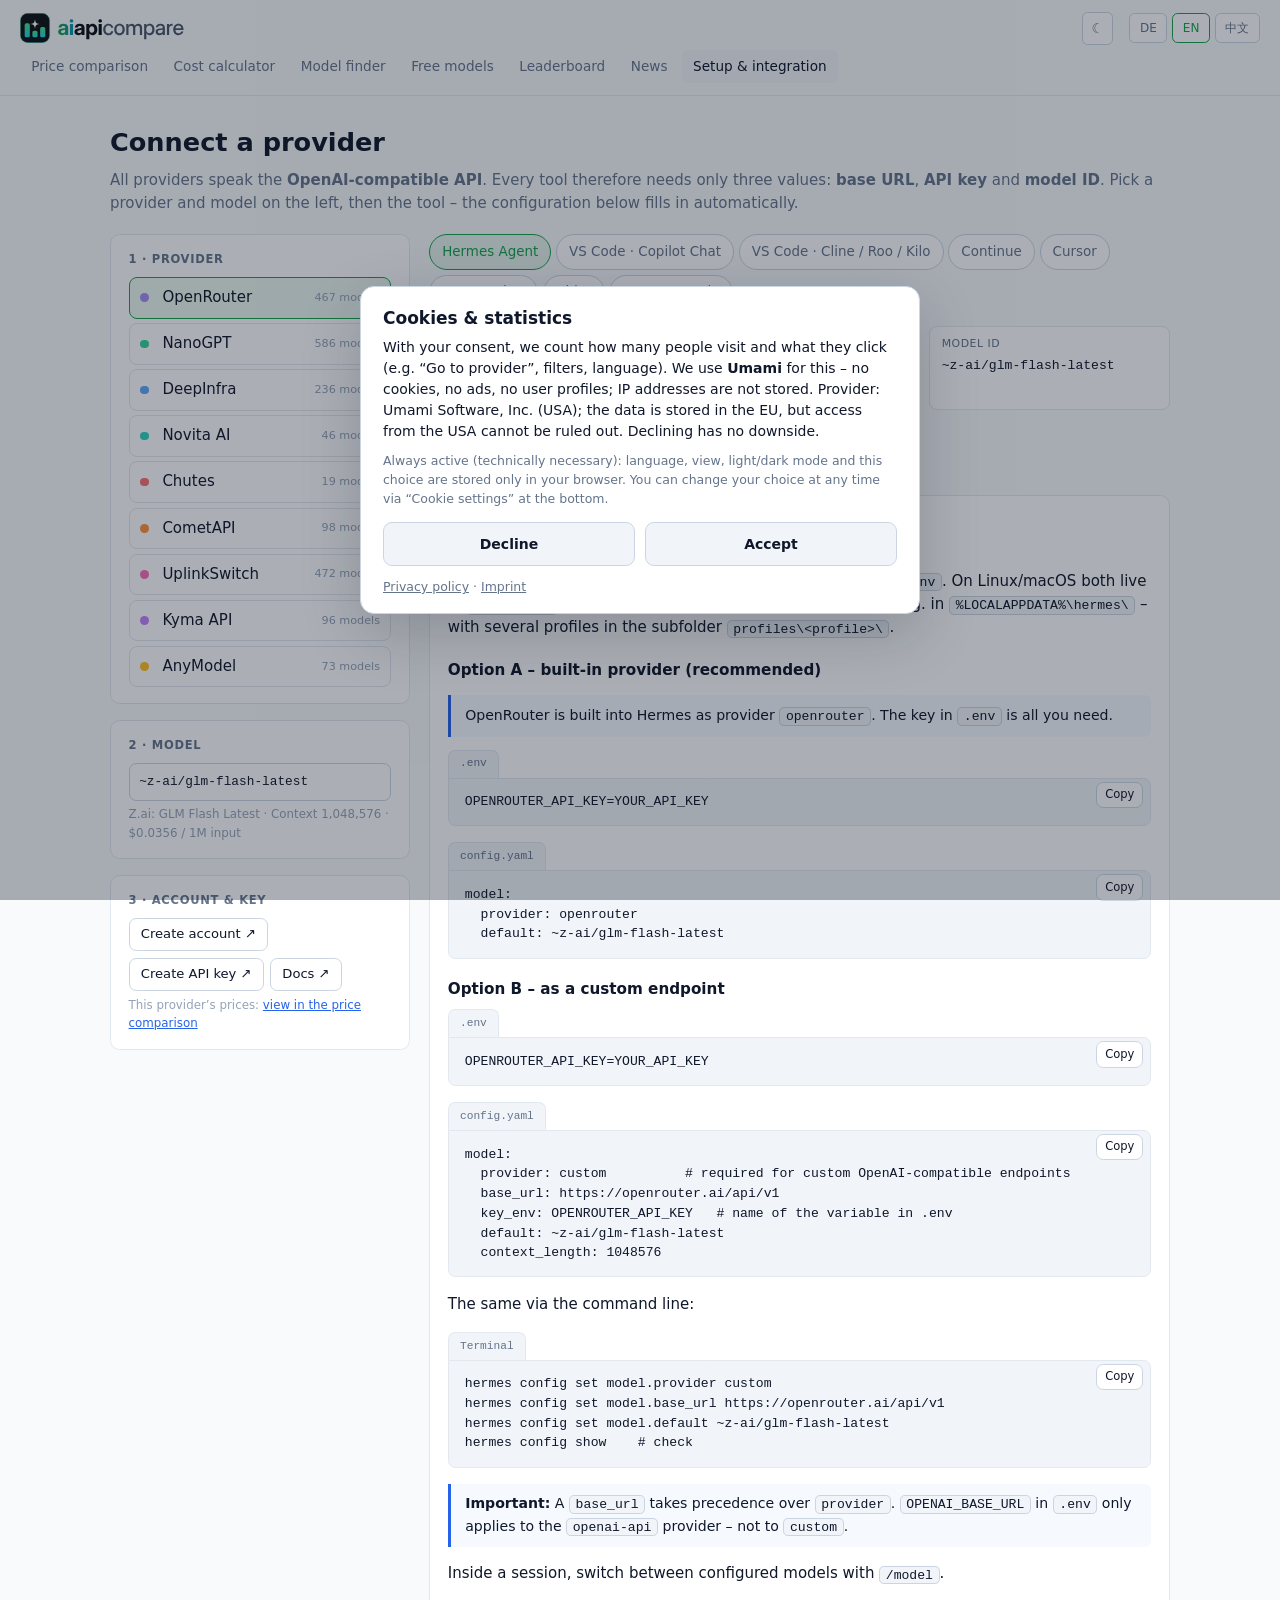
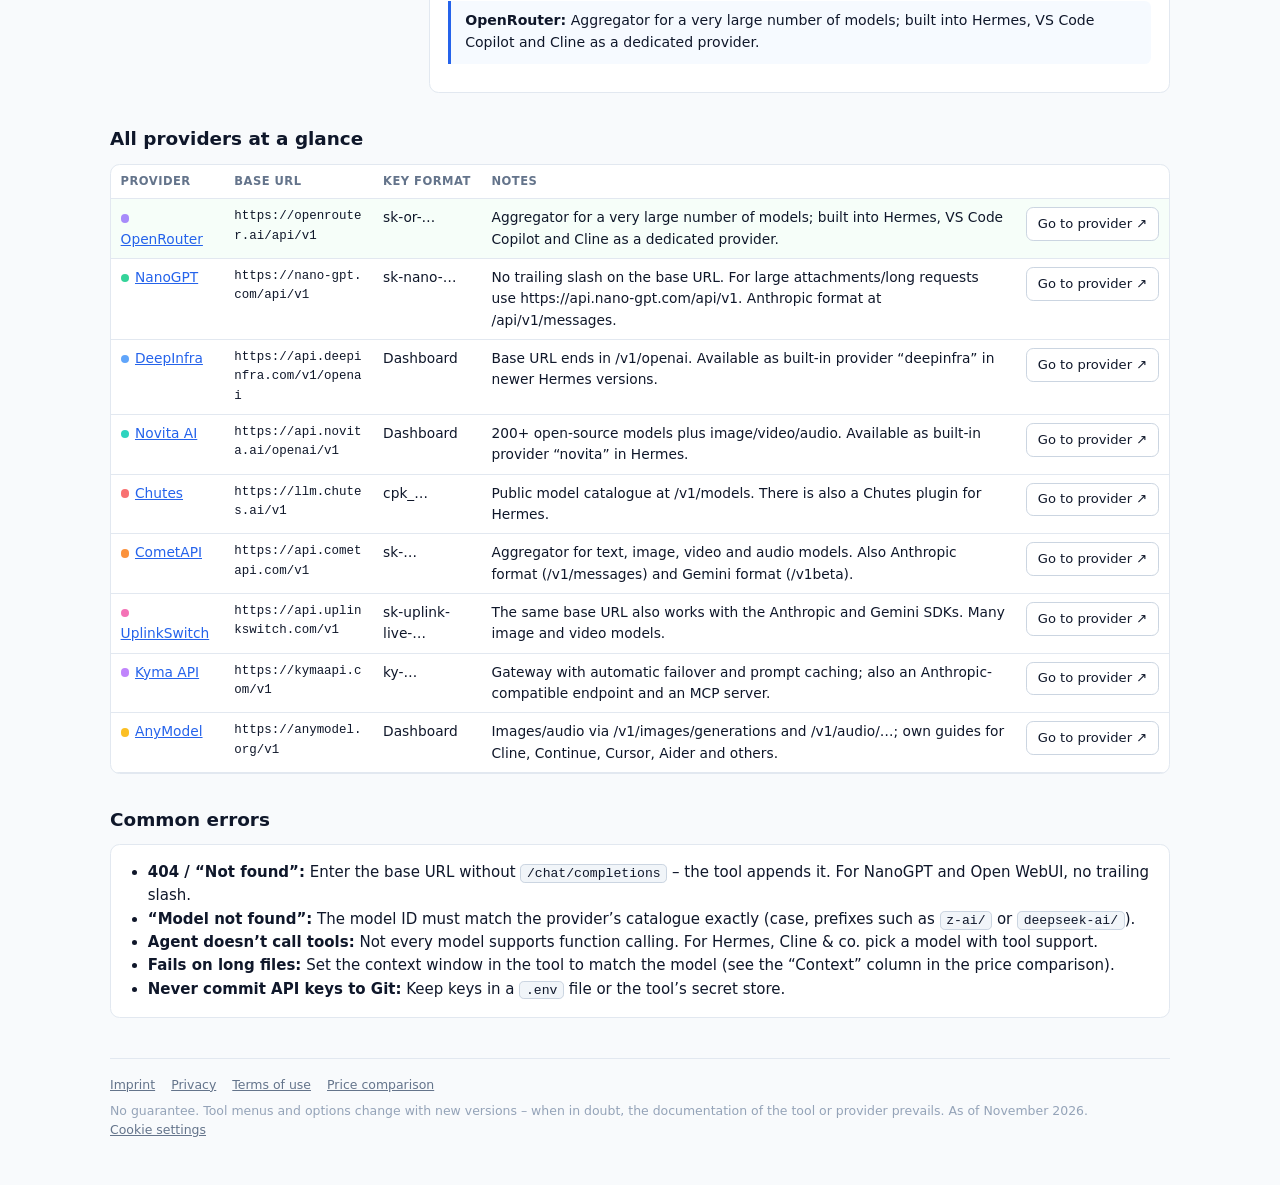
<file: anbindung.html>
<!DOCTYPE html>
<html lang="de">
<head>
<meta charset="UTF-8">
<meta name="viewport" content="width=device-width, initial-scale=1">
<title>Anbindung & Einrichtung – aiapicompare</title>
<link rel="icon" href="favicon.svg" type="image/svg+xml">
<link rel="icon" href="favicon-32.png" sizes="32x32" type="image/png">
<link rel="apple-touch-icon" href="apple-touch-icon.png">
<meta name="theme-color" content="#0b0c0e">
<meta name="description" content="Connect OpenRouter, NanoGPT, DeepInfra, Novita, Chutes, CometAPI, UplinkSwitch, Kyma and AnyModel to Hermes Agent, VS Code (Copilot, Cline, Continue), Cursor, Open WebUI, Aider and your own code.">
<link rel="stylesheet" href="style.css">
<script src="theme.js"></script>
<style>
  .grid{display:grid;grid-template-columns:300px 1fr;gap:1.2rem;align-items:start}
  .grid>*{min-width:0}
  .side{position:sticky;top:70px;display:flex;flex-direction:column;gap:1rem}
  .side h3{margin:0 0 .5rem;font-size:.72rem;letter-spacing:.06em;text-transform:uppercase;color:var(--muted)}
  .provs{display:flex;flex-direction:column;gap:.3rem}
  .prov{display:flex;align-items:center;gap:.5rem;padding:.5rem .65rem;border:1px solid var(--border);border-radius:.5rem;background:var(--input);cursor:pointer;text-align:left;width:100%}
  .prov:hover{border-color:var(--border2)}
  .prov.active{border-color:var(--accent);background:var(--accent-bg)}
  .prov small{margin-left:auto;color:var(--dim);font-size:.7rem}
  .side input{width:100%;padding:.5rem .6rem;border:1px solid var(--border2);border-radius:.45rem;background:var(--input);font-family:var(--mono);font-size:.8rem}
  .side input:focus{outline:none;border-color:var(--blue)}
  .hint{font-size:.74rem;color:var(--dim);margin-top:.3rem}
  .tabs{display:flex;flex-wrap:wrap;gap:.3rem;margin-bottom:1rem}
  .tabs button{padding:.4rem .75rem;border:1px solid var(--border2);border-radius:2rem;background:var(--input);cursor:pointer;font-size:.84rem;color:var(--muted)}
  .tabs button.active{border-color:var(--accent);color:var(--accent);background:var(--accent-bg)}
  .facts{display:grid;grid-template-columns:repeat(auto-fit,minmax(200px,1fr));gap:.6rem;margin-bottom:1rem}
  .fact{border:1px solid var(--border);border-radius:.5rem;padding:.55rem .7rem;background:var(--panel)}
  .fact span{display:block;font-size:.68rem;text-transform:uppercase;letter-spacing:.05em;color:var(--muted)}
  .fact b{font-family:var(--mono);font-size:.82rem;font-weight:500;word-break:break-all}
  .steps{counter-reset:s;list-style:none;padding:0;margin:.4rem 0}
  .steps li{counter-increment:s;position:relative;padding:.2rem 0 .55rem 2rem}
  .steps li:before{content:counter(s);position:absolute;left:0;top:.2rem;width:1.4rem;height:1.4rem;border-radius:50%;background:var(--panel2);border:1px solid var(--border2);font-size:.72rem;display:flex;align-items:center;justify-content:center;color:var(--accent)}
  .code{position:relative;margin:.5rem 0 1rem}
  .code .lbl{font-size:.7rem;color:var(--muted);font-family:var(--mono);padding:.3rem .7rem;border:1px solid var(--border);border-bottom:0;border-radius:.45rem .45rem 0 0;background:var(--panel2);display:inline-block}
  .code pre{margin:0;padding:.85rem 1rem;background:var(--codebg);border:1px solid var(--border);border-radius:0 .45rem .45rem .45rem;overflow-x:auto;line-height:1.5}
  .code .copy{position:absolute;right:.5rem;top:2rem;font-size:.72rem;padding:.2rem .5rem}
  .copy.ok{color:var(--accent);border-color:var(--accent)}
  .ovtable td:nth-child(2){font-family:var(--mono);font-size:.78rem;word-break:break-all}
  .ovtable tr.sel td{background:rgba(74,222,128,.05)}
  @media (max-width:860px){ .grid{grid-template-columns:1fr} .side{position:static} }
</style>
</head>
<body>

<div class="topbar">
  <a class="brand" href="index.html" aria-label="aiapicompare"><img class="logo-d" src="logo/logo.svg" alt="aiapicompare" width="166" height="30"><img class="logo-l" src="logo/logo-hell.svg" alt="aiapicompare" width="166" height="30"></a>
  <nav class="nav">
    <a href="index.html" data-t="nav_vergleich"></a>
    <a href="kosten.html" data-t="nav_kosten"></a>
    <a href="finder.html" data-t="nav_finder"></a>
    <a href="free.html" data-t="nav_gratis"></a>
    <a href="bestenliste.html" data-t="nav_best"></a>
    <a href="news.html" data-t="nav_news"></a>
    <a href="anbindung.html" class="active" data-t="nav_anbindung"></a>
  </nav>
  <button class="themebtn" title="Light / dark"><span class="ti-l">☀</span><span class="ti-d">☾</span></button>
  <div class="langbtns">
    <button data-lang="de">DE</button>
    <button data-lang="en">EN</button>
    <button data-lang="zh">中文</button>
  </div>
</div>

<div class="wrap">
  <h1 data-t="titel"></h1>
  <p class="lead" data-h="lead"></p>

  <div class="grid">
    <aside class="side">
      <div class="card">
        <h3 data-t="schritt1"></h3>
        <div class="provs" id="provs"></div>
      </div>
      <div class="card">
        <h3 data-t="schritt2"></h3>
        <input id="modell" list="modelle" autocomplete="off" spellcheck="false">
        <datalist id="modelle"></datalist>
        <div class="hint" id="modellhint"></div>
      </div>
      <div class="card" id="kontocard"></div>
    </aside>

    <main>
      <div class="tabs" id="tabs"></div>
      <div class="facts" id="facts"></div>
      <div id="anleitung"></div>
    </main>
  </div>

  <h2 data-t="uebersicht"></h2>
  <div class="tablewrap">
    <table class="ovtable">
      <thead><tr><th data-t="th_anbieter"></th><th>Base URL</th><th data-t="th_key"></th><th data-t="th_info"></th><th></th></tr></thead>
      <tbody id="uebersicht"></tbody>
    </table>
  </div>

  <h2 data-t="fehler_titel"></h2>
  <div class="card"><ul style="margin:0;padding-left:1.2rem" data-h="fehler"></ul></div>

  <div class="legal">
    <a href="impressum.html" data-t="impressum"></a><a href="datenschutz.html" data-t="datenschutz"></a><a href="index.html" data-t="nav_vergleich"></a>
    <div style="margin-top:.4rem" data-t="disclaimer"></div>
  </div>
</div>

<script src="config.js"></script>
<script src="out/data.js"></script>
<script>
"use strict";
const D = window.API_DATEN || {};
const C = window.SITE_CONFIG || {
  linkHtml:function(k,u,t,c){ return u ? '<a class="'+(c||"")+'" href="'+u+'" target="_blank" rel="noopener">'+t+'</a>' : ""; }};

/* ================= Texte ================= */
const L10N = {
de:{
  titel:"Anbieter anbinden", nav_kosten:"Kostenrechner", nav_finder:"Modell-Finder", nav_gratis:"Kostenlose Modelle", nav_best:"Bestenliste", nav_news:"Neuigkeiten", nav_vergleich:"Preisvergleich", nav_anbindung:"Anbindung & Einrichtung", impressum:"Impressum", datenschutz:"Datenschutz",
  lead:"Alle Anbieter sprechen die <b>OpenAI-kompatible API</b>. Jedes Tool braucht deshalb nur drei Angaben: <b>Base-URL</b>, <b>API-Key</b> und <b>Modell-ID</b>. Wähle links Anbieter und Modell, dann das Tool – die Konfiguration unten wird automatisch ausgefüllt.",
  schritt1:"1 · Anbieter", schritt2:"2 · Modell", schritt3:"3 · Konto & Key", modelle:"Modelle",
  uebersicht:"Übersicht aller Anbieter", th_anbieter:"Anbieter", th_key:"Key-Format", th_info:"Besonderheiten",
  fehler_titel:"Häufige Fehler",
  fehler:'<li><b>404 / „Not found“:</b> Base-URL ohne <code>/chat/completions</code> eintragen – das hängt das Tool selbst an. Bei NanoGPT und Open WebUI keinen Schrägstrich am Ende.</li><li><b>„Model not found“:</b> Die Modell-ID muss exakt so geschrieben sein wie im Katalog des Anbieters (Groß-/Kleinschreibung, Präfix wie <code>z-ai/</code> oder <code>deepseek-ai/</code>).</li><li><b>Agent ruft keine Werkzeuge auf:</b> Nicht jedes Modell unterstützt Function-Calling. Für Hermes, Cline &amp; Co. ein Modell mit Tool-Unterstützung wählen.</li><li><b>Abbruch bei langen Dateien:</b> Kontextfenster im Tool passend zum Modell setzen (steht im Preisvergleich in der Spalte „Kontext“).</li><li><b>API-Key nie in Git einchecken:</b> Keys gehören in eine <code>.env</code>-Datei oder den Passwortspeicher des Tools.</li>',
  disclaimer:"Angaben ohne Gewähr. Menüs und Optionen der Tools ändern sich mit neuen Versionen – im Zweifel gilt die Dokumentation des jeweiligen Tools bzw. Anbieters. Stand: November 2026.",
  fact_url:"Base-URL", fact_key:"API-Key (Format)", fact_modell:"Modell-ID", fact_env:"Umgebungsvariable",
  kopieren:"Kopieren", kopiert:"Kopiert ✓", konto:"Konto erstellen ↗", keylink:"API-Key erzeugen ↗", doku:"Doku ↗", zum:"Zum Anbieter ↗",
  preise_link:'Preise dieses Anbieters: <a href="index.html#anb={k}">im Preisvergleich ansehen</a>',
  hint_eigen:"Eigene Modell-ID – bitte im Katalog des Anbieters prüfen.",
  hint_leer:"Für diesen Anbieter liegen noch keine Preisdaten vor (erscheinen nach dem nächsten Datenabruf). Modell-ID bitte aus dem Katalog des Anbieters eintragen.",
  kontext:"Kontext", input:"Input",
  anymodel_hint:'Modell-IDs bei AnyModel: die ID aus dem Katalog (<code>/v1/models</code>) verwenden; die Anleitungen von AnyModel zeigen teils Kurzformen ohne Präfix.',
  key_platzhalter:"DEIN_API_KEY", hallo:"Hallo!", antwort:"antwort",
  h:{
    hermes_intro:'<h3>Hermes Agent (Nous Research)</h3><p>Hermes liest Einstellungen aus <code>config.yaml</code> und Schlüssel aus <code>.env</code>. Unter Linux/macOS liegen beide in <code>~/.hermes/</code>, unter Windows je nach Installation z. B. in <code>%LOCALAPPDATA%\\hermes\\</code> – bei mehreren Profilen im Unterordner <code>profiles\\&lt;profilname&gt;\\</code>.</p>',
    hermes_a:function(n,id){ return '<h3>Variante A – eingebauter Anbieter (empfohlen)</h3><div class="note">'+n+' ist in Hermes als Anbieter <code>'+id+'</code> eingebaut. Es genügt der Key in der <code>.env</code>.</div>'; },
    hermes_b:'<h3>Variante B – als eigener Endpunkt</h3>',
    hermes_wizard:function(u,m){ return '<h3>Schnellweg: Assistent</h3><ol class="steps"><li>Im Terminal <code>hermes model</code> ausführen (außerhalb einer laufenden Sitzung).</li><li>„Custom endpoint“ wählen.</li><li>Base-URL <code>'+u+'</code>, deinen API-Key und die Modell-ID <code>'+m+'</code> eingeben.</li></ol><h3>Oder von Hand</h3>'; },
    hermes_cmt1:"Pflicht für eigene OpenAI-kompatible Endpunkte", hermes_cmt2:"Name der Variable aus der .env", hermes_cmt3:"Kontrolle",
    hermes_cli:"Dasselbe per Kommandozeile:",
    hermes_wichtig:'<b>Wichtig:</b> Eine gesetzte <code>base_url</code> hat Vorrang vor <code>provider</code>. <code>OPENAI_BASE_URL</code> in der <code>.env</code> gilt nur für den Anbieter <code>openai-api</code> – nicht für <code>custom</code>.',
    hermes_chutes:'Für Chutes gibt es außerdem ein eigenes Hermes-Plugin (Variablen <code>CHUTES_API_KEY</code>, optional <code>CHUTES_BASE_URL</code>).',
    hermes_model:'<p>Innerhalb einer Sitzung wechselst du zwischen bereits eingerichteten Modellen mit <code>/model</code>.</p>',
    cop_titel:'<h3>VS Code – GitHub Copilot Chat mit eigenem Key (BYOK)</h3>',
    cop_nativ:function(n,c,m){ return '<div class="note">'+n+' ist in VS Code direkt als Anbieter auswählbar – Base-URL nicht nötig.</div><ol class="steps"><li><kbd>Strg</kbd>+<kbd>Umschalt</kbd>+<kbd>P</kbd> → <b>Chat: Manage Language Models</b>.</li><li><b>Add Models</b> → <b>'+c+'</b> wählen.</li><li>API-Key einfügen und Modelle (z. B. <code>'+m+'</code>) aktivieren.</li><li>Im Chat-Fenster unten das Modell im Modell-Auswähler wählen.</li></ol>'; },
    cop_custom:function(n,u,m){ return '<ol class="steps"><li><kbd>Strg</kbd>+<kbd>Umschalt</kbd>+<kbd>P</kbd> → <b>Chat: Manage Language Models</b>.</li><li><b>Add Models</b> → <b>Custom Endpoint</b> wählen (ab VS Code 1.122; in älteren Versionen heißt der Eintrag „OpenAI Compatible“).</li><li>Gruppenname z. B. <code>'+n+'</code>, Base-URL <code>'+u+'</code>, API-Key und Modell-ID <code>'+m+'</code> eingeben.</li><li>Im Chat-Fenster das neue Modell im Modell-Auswähler wählen.</li></ol>'; },
    cop_utility:'Einstellung <b>Chat: Byok Utility Model Default</b> (Suche „utility“) auf ein eigenes Modell setzen – sonst funktionieren Hilfsfunktionen im Chat ggf. nicht.',
    cop_grenzen:'<p><b>Grenzen:</b> BYOK gilt für Chat und Agent-Modus, <b>nicht</b> für die Inline-Code-Vervollständigung. In Copilot Business/Enterprise kann der Administrator BYOK per Richtlinie abschalten.</p><p>Alternative: die Erweiterung <i>OAI Compatible Provider for Copilot</i> (Einstellungen <code>oaicopilot.baseUrl</code> und <code>oaicopilot.models</code>).</p>',
    cline_titel:'<h3>Cline, Roo Code, Kilo Code (VS-Code-Erweiterungen)</h3>',
    cline_nativ:function(n){ return 'In Cline gibt es '+n+' als eigenen „API Provider“ – dort nur Key eintragen und Modell wählen. Der Weg unten funktioniert aber genauso.'; },
    cline_steps:function(u,k,m,ctx){ return '<ol class="steps"><li>Erweiterung öffnen → Zahnrad (Einstellungen).</li><li><b>API Provider</b>: <b>OpenAI Compatible</b>.</li><li><b>Base URL</b>: <code>'+u+'</code></li><li><b>API Key</b>: dein Key ('+k+')</li><li><b>Model ID</b>: <code>'+m+'</code></li><li>Unter „Model Configuration“ das Kontextfenster'+(ctx?' auf <code>'+ctx+'</code>':'')+' setzen und angeben, ob das Modell Bilder versteht.</li></ol>'; },
    cont_titel:'<h3>Continue (VS Code &amp; JetBrains)</h3><p>Datei <code>~/.continue/config.yaml</code> öffnen (in der Erweiterung: Zahnrad → „Open config“) und ergänzen:</p>',
    cont_note:'<code>provider: openai</code> ist richtig – damit ist das OpenAI-<i>Format</i> gemeint, die Anfragen gehen an <code>apiBase</code>.',
    cont_name:"Meine Modelle",
    cursor:function(n,u,m){ return '<h3>Cursor</h3><ol class="steps"><li><b>Settings</b> → <b>Models</b>.</li><li>Bei <b>OpenAI API Key</b> deinen '+n+'-Key eintragen.</li><li><b>Override OpenAI Base URL</b> aktivieren und <code>'+u+'</code> eintragen.</li><li>Über <b>Add model</b> die Modell-ID <code>'+m+'</code> hinzufügen und aktivieren.</li></ol>'; },
    cursor_note:'Die Überschreibung gilt für alle „OpenAI“-Modelle in Cursor. Einige Cursor-Funktionen (z. B. Tab-Vervollständigung) laufen weiterhin über Cursors eigene Server.',
    owui:function(u,m){ return '<h3>Open WebUI</h3><ol class="steps"><li><b>Admin Panel</b> → <b>Settings</b> → <b>Connections</b>.</li><li>Bei „OpenAI API“ auf <b>+</b> klicken.</li><li>URL <code>'+u+'</code> (ohne Schrägstrich am Ende) und API-Key eintragen, speichern.</li><li>Die Modelle erscheinen in der Modellauswahl, z. B. <code>'+m+'</code>.</li></ol>'; },
    aider_titel:'<h3>Aider (Terminal)</h3>', aider_env:'<p>Oder dauerhaft über Umgebungsvariablen:</p>',
    aider_note:'Das Präfix <code>openai/</code> sagt Aider nur, dass ein OpenAI-kompatibler Endpunkt genutzt wird.',
    code_py:'<h3>Python (offizielles openai-Paket)</h3>', code_js:'<h3>JavaScript / TypeScript</h3>', code_curl:'<h3>curl (Test)</h3>',
    code_weitere:'<p>Weitere Werkzeuge mit „OpenAI-kompatiblem“ Anbieter (LibreChat, n8n, LiteLLM, LangChain, OpenHands …) werden genauso eingerichtet: Base-URL, Key, Modell-ID.</p>'
  },
  tools:{hermes:"Hermes Agent", copilot:"VS Code · Copilot Chat", cline:"VS Code · Cline / Roo / Kilo", continue:"Continue", cursor:"Cursor", openwebui:"Open WebUI", aider:"Aider", code:"Eigener Code"}
},
en:{
  titel:"Connect a provider", nav_kosten:"Cost calculator", nav_finder:"Model finder", nav_gratis:"Free models", nav_best:"Leaderboard", nav_news:"News", nav_vergleich:"Price comparison", nav_anbindung:"Setup & integration", impressum:"Imprint", datenschutz:"Privacy",
  lead:"All providers speak the <b>OpenAI-compatible API</b>. Every tool therefore needs only three values: <b>base URL</b>, <b>API key</b> and <b>model ID</b>. Pick a provider and model on the left, then the tool – the configuration below fills in automatically.",
  schritt1:"1 · Provider", schritt2:"2 · Model", schritt3:"3 · Account & key", modelle:"models",
  uebersicht:"All providers at a glance", th_anbieter:"Provider", th_key:"Key format", th_info:"Notes",
  fehler_titel:"Common errors",
  fehler:'<li><b>404 / “Not found”:</b> Enter the base URL without <code>/chat/completions</code> – the tool appends it. For NanoGPT and Open WebUI, no trailing slash.</li><li><b>“Model not found”:</b> The model ID must match the provider’s catalogue exactly (case, prefixes such as <code>z-ai/</code> or <code>deepseek-ai/</code>).</li><li><b>Agent doesn’t call tools:</b> Not every model supports function calling. For Hermes, Cline &amp; co. pick a model with tool support.</li><li><b>Fails on long files:</b> Set the context window in the tool to match the model (see the “Context” column in the price comparison).</li><li><b>Never commit API keys to Git:</b> Keep keys in a <code>.env</code> file or the tool’s secret store.</li>',
  disclaimer:"No guarantee. Tool menus and options change with new versions – when in doubt, the documentation of the tool or provider prevails. As of November 2026.",
  fact_url:"Base URL", fact_key:"API key (format)", fact_modell:"Model ID", fact_env:"Environment variable",
  kopieren:"Copy", kopiert:"Copied ✓", konto:"Create account ↗", keylink:"Create API key ↗", doku:"Docs ↗", zum:"Go to provider ↗",
  preise_link:'This provider’s prices: <a href="index.html#anb={k}">view in the price comparison</a>',
  hint_eigen:"Custom model ID – please check the provider’s catalogue.",
  hint_leer:"No price data for this provider yet (will appear after the next data refresh). Please enter a model ID from the provider’s catalogue.",
  kontext:"Context", input:"input",
  anymodel_hint:'AnyModel model IDs: use the ID from the catalogue (<code>/v1/models</code>); AnyModel’s own guides sometimes show short forms without the prefix.',
  key_platzhalter:"YOUR_API_KEY", hallo:"Hello!", antwort:"response",
  h:{
    hermes_intro:'<h3>Hermes Agent (Nous Research)</h3><p>Hermes reads settings from <code>config.yaml</code> and secrets from <code>.env</code>. On Linux/macOS both live in <code>~/.hermes/</code>; on Windows, depending on the installation, e.g. in <code>%LOCALAPPDATA%\\hermes\\</code> – with several profiles in the subfolder <code>profiles\\&lt;profile&gt;\\</code>.</p>',
    hermes_a:function(n,id){ return '<h3>Option A – built-in provider (recommended)</h3><div class="note">'+n+' is built into Hermes as provider <code>'+id+'</code>. The key in <code>.env</code> is all you need.</div>'; },
    hermes_b:'<h3>Option B – as a custom endpoint</h3>',
    hermes_wizard:function(u,m){ return '<h3>Quick way: wizard</h3><ol class="steps"><li>Run <code>hermes model</code> in a terminal (outside a running session).</li><li>Choose “Custom endpoint”.</li><li>Enter base URL <code>'+u+'</code>, your API key and model ID <code>'+m+'</code>.</li></ol><h3>Or manually</h3>'; },
    hermes_cmt1:"required for custom OpenAI-compatible endpoints", hermes_cmt2:"name of the variable in .env", hermes_cmt3:"check",
    hermes_cli:"The same via the command line:",
    hermes_wichtig:'<b>Important:</b> A <code>base_url</code> takes precedence over <code>provider</code>. <code>OPENAI_BASE_URL</code> in <code>.env</code> only applies to the <code>openai-api</code> provider – not to <code>custom</code>.',
    hermes_chutes:'There is also a dedicated Hermes plugin for Chutes (variables <code>CHUTES_API_KEY</code>, optional <code>CHUTES_BASE_URL</code>).',
    hermes_model:'<p>Inside a session, switch between configured models with <code>/model</code>.</p>',
    cop_titel:'<h3>VS Code – GitHub Copilot Chat with your own key (BYOK)</h3>',
    cop_nativ:function(n,c,m){ return '<div class="note">'+n+' can be selected directly as a provider in VS Code – no base URL needed.</div><ol class="steps"><li><kbd>Ctrl</kbd>+<kbd>Shift</kbd>+<kbd>P</kbd> → <b>Chat: Manage Language Models</b>.</li><li><b>Add Models</b> → choose <b>'+c+'</b>.</li><li>Paste your API key and enable models (e.g. <code>'+m+'</code>).</li><li>Pick the model in the chat window’s model picker.</li></ol>'; },
    cop_custom:function(n,u,m){ return '<ol class="steps"><li><kbd>Ctrl</kbd>+<kbd>Shift</kbd>+<kbd>P</kbd> → <b>Chat: Manage Language Models</b>.</li><li><b>Add Models</b> → choose <b>Custom Endpoint</b> (VS Code 1.122+; older versions call it “OpenAI Compatible”).</li><li>Enter a group name such as <code>'+n+'</code>, base URL <code>'+u+'</code>, API key and model ID <code>'+m+'</code>.</li><li>Pick the new model in the chat window’s model picker.</li></ol>'; },
    cop_utility:'Set <b>Chat: Byok Utility Model Default</b> (search “utility”) to one of your own models – otherwise helper features in chat may not work.',
    cop_grenzen:'<p><b>Limits:</b> BYOK covers chat and agent mode, <b>not</b> inline code completions. In Copilot Business/Enterprise, admins can disable BYOK by policy.</p><p>Alternative: the extension <i>OAI Compatible Provider for Copilot</i> (settings <code>oaicopilot.baseUrl</code> and <code>oaicopilot.models</code>).</p>',
    cline_titel:'<h3>Cline, Roo Code, Kilo Code (VS Code extensions)</h3>',
    cline_nativ:function(n){ return 'Cline offers '+n+' as its own “API Provider” – just enter the key and pick a model. The route below works just as well.'; },
    cline_steps:function(u,k,m,ctx){ return '<ol class="steps"><li>Open the extension → gear icon (settings).</li><li><b>API Provider</b>: <b>OpenAI Compatible</b>.</li><li><b>Base URL</b>: <code>'+u+'</code></li><li><b>API Key</b>: your key ('+k+')</li><li><b>Model ID</b>: <code>'+m+'</code></li><li>Under “Model Configuration”, set the context window'+(ctx?' to <code>'+ctx+'</code>':'')+' and whether the model supports images.</li></ol>'; },
    cont_titel:'<h3>Continue (VS Code &amp; JetBrains)</h3><p>Open <code>~/.continue/config.yaml</code> (in the extension: gear → “Open config”) and add:</p>',
    cont_note:'<code>provider: openai</code> is correct – it refers to the OpenAI <i>format</i>; requests go to <code>apiBase</code>.',
    cont_name:"My models",
    cursor:function(n,u,m){ return '<h3>Cursor</h3><ol class="steps"><li><b>Settings</b> → <b>Models</b>.</li><li>Enter your '+n+' key under <b>OpenAI API Key</b>.</li><li>Enable <b>Override OpenAI Base URL</b> and enter <code>'+u+'</code>.</li><li>Use <b>Add model</b> to add and enable model ID <code>'+m+'</code>.</li></ol>'; },
    cursor_note:'The override applies to all “OpenAI” models in Cursor. Some Cursor features (e.g. Tab completion) still run on Cursor’s own servers.',
    owui:function(u,m){ return '<h3>Open WebUI</h3><ol class="steps"><li><b>Admin Panel</b> → <b>Settings</b> → <b>Connections</b>.</li><li>Click <b>+</b> next to “OpenAI API”.</li><li>Enter URL <code>'+u+'</code> (no trailing slash) and your API key, then save.</li><li>The models appear in the model selector, e.g. <code>'+m+'</code>.</li></ol>'; },
    aider_titel:'<h3>Aider (terminal)</h3>', aider_env:'<p>Or permanently via environment variables:</p>',
    aider_note:'The <code>openai/</code> prefix only tells Aider that an OpenAI-compatible endpoint is used.',
    code_py:'<h3>Python (official openai package)</h3>', code_js:'<h3>JavaScript / TypeScript</h3>', code_curl:'<h3>curl (test)</h3>',
    code_weitere:'<p>Other tools with an “OpenAI-compatible” provider option (LibreChat, n8n, LiteLLM, LangChain, OpenHands …) are set up the same way: base URL, key, model ID.</p>'
  },
  tools:{hermes:"Hermes Agent", copilot:"VS Code · Copilot Chat", cline:"VS Code · Cline / Roo / Kilo", continue:"Continue", cursor:"Cursor", openwebui:"Open WebUI", aider:"Aider", code:"Your own code"}
},
zh:{
  titel:"接入提供商", nav_kosten:"成本计算器", nav_finder:"模型推荐", nav_gratis:"免费模型", nav_best:"排行榜", nav_news:"动态", nav_vergleich:"价格对比", nav_anbindung:"接入与配置", impressum:"网站信息", datenschutz:"隐私政策",
  lead:"所有提供商都支持 <b>OpenAI 兼容 API</b>，因此每个工具只需三项信息：<b>Base URL</b>、<b>API Key</b> 和 <b>模型 ID</b>。在左侧选择提供商和模型，再选择工具，下方配置会自动填好。",
  schritt1:"1 · 提供商", schritt2:"2 · 模型", schritt3:"3 · 账号与密钥", modelle:"个模型",
  uebersicht:"所有提供商一览", th_anbieter:"提供商", th_key:"密钥格式", th_info:"说明",
  fehler_titel:"常见错误",
  fehler:'<li><b>404 / “Not found”：</b>Base URL 不要包含 <code>/chat/completions</code>，工具会自动添加。NanoGPT 和 Open WebUI 末尾不要加斜杠。</li><li><b>“Model not found”：</b>模型 ID 必须与提供商目录完全一致（大小写、前缀如 <code>z-ai/</code> 或 <code>deepseek-ai/</code>）。</li><li><b>Agent 不调用工具：</b>并非所有模型都支持函数调用。Hermes、Cline 等请选择支持工具调用的模型。</li><li><b>处理长文件时中断：</b>在工具中按模型设置上下文窗口（见价格对比中的“上下文”列）。</li><li><b>切勿将 API Key 提交到 Git：</b>密钥应放在 <code>.env</code> 文件或工具的密码存储中。</li>',
  disclaimer:"信息仅供参考。工具的菜单和选项会随版本变化——如有疑问，以各工具或提供商的官方文档为准。更新于 2026 年 11 月。",
  fact_url:"Base URL", fact_key:"API Key（格式）", fact_modell:"模型 ID", fact_env:"环境变量",
  kopieren:"复制", kopiert:"已复制 ✓", konto:"注册账号 ↗", keylink:"创建 API Key ↗", doku:"文档 ↗", zum:"前往提供商 ↗",
  preise_link:'该提供商的价格：<a href="index.html#anb={k}">在价格对比中查看</a>',
  hint_eigen:"自定义模型 ID——请在提供商目录中核对。",
  hint_leer:"该提供商暂无价格数据（下次数据更新后显示）。请从提供商目录中填写模型 ID。",
  kontext:"上下文", input:"输入",
  anymodel_hint:'AnyModel 的模型 ID：请使用目录（<code>/v1/models</code>）中的 ID；AnyModel 自己的教程有时使用不带前缀的简写。',
  key_platzhalter:"YOUR_API_KEY", hallo:"你好！", antwort:"response",
  h:{
    hermes_intro:'<h3>Hermes Agent（Nous Research）</h3><p>Hermes 从 <code>config.yaml</code> 读取设置，从 <code>.env</code> 读取密钥。Linux/macOS 上两者位于 <code>~/.hermes/</code>；Windows 上视安装方式而定，例如 <code>%LOCALAPPDATA%\\hermes\\</code>——多配置文件时位于子目录 <code>profiles\\&lt;配置名&gt;\\</code>。</p>',
    hermes_a:function(n,id){ return '<h3>方式 A——内置提供商（推荐）</h3><div class="note">'+n+' 已作为提供商 <code>'+id+'</code> 内置于 Hermes，只需在 <code>.env</code> 中填写密钥。</div>'; },
    hermes_b:'<h3>方式 B——自定义端点</h3>',
    hermes_wizard:function(u,m){ return '<h3>快捷方式：向导</h3><ol class="steps"><li>在终端运行 <code>hermes model</code>（不要在会话中运行）。</li><li>选择 “Custom endpoint”。</li><li>输入 Base URL <code>'+u+'</code>、您的 API Key 和模型 ID <code>'+m+'</code>。</li></ol><h3>或手动配置</h3>'; },
    hermes_cmt1:"自定义 OpenAI 兼容端点必填", hermes_cmt2:".env 中的变量名", hermes_cmt3:"检查",
    hermes_cli:"也可以通过命令行设置：",
    hermes_wichtig:'<b>注意：</b>设置了 <code>base_url</code> 时，它优先于 <code>provider</code>。<code>.env</code> 中的 <code>OPENAI_BASE_URL</code> 只对 <code>openai-api</code> 提供商生效，对 <code>custom</code> 无效。',
    hermes_chutes:'Chutes 另有专用 Hermes 插件（变量 <code>CHUTES_API_KEY</code>，可选 <code>CHUTES_BASE_URL</code>）。',
    hermes_model:'<p>在会话中可用 <code>/model</code> 切换已配置的模型。</p>',
    cop_titel:'<h3>VS Code——GitHub Copilot Chat 使用自有密钥（BYOK）</h3>',
    cop_nativ:function(n,c,m){ return '<div class="note">'+n+' 可在 VS Code 中直接选择为提供商，无需 Base URL。</div><ol class="steps"><li><kbd>Ctrl</kbd>+<kbd>Shift</kbd>+<kbd>P</kbd> → <b>Chat: Manage Language Models</b>。</li><li><b>Add Models</b> → 选择 <b>'+c+'</b>。</li><li>粘贴 API Key 并启用模型（例如 <code>'+m+'</code>）。</li><li>在聊天窗口的模型选择器中选择该模型。</li></ol>'; },
    cop_custom:function(n,u,m){ return '<ol class="steps"><li><kbd>Ctrl</kbd>+<kbd>Shift</kbd>+<kbd>P</kbd> → <b>Chat: Manage Language Models</b>。</li><li><b>Add Models</b> → 选择 <b>Custom Endpoint</b>（VS Code 1.122 及以上；旧版本名为 “OpenAI Compatible”）。</li><li>输入分组名称（如 <code>'+n+'</code>）、Base URL <code>'+u+'</code>、API Key 和模型 ID <code>'+m+'</code>。</li><li>在聊天窗口的模型选择器中选择新模型。</li></ol>'; },
    cop_utility:'请将设置 <b>Chat: Byok Utility Model Default</b>（搜索 “utility”）设为您自己的模型，否则聊天中的辅助功能可能无法使用。',
    cop_grenzen:'<p><b>限制：</b>BYOK 适用于聊天和 Agent 模式，<b>不</b>适用于行内代码补全。在 Copilot Business/Enterprise 中，管理员可通过策略禁用 BYOK。</p><p>替代方案：扩展 <i>OAI Compatible Provider for Copilot</i>（设置 <code>oaicopilot.baseUrl</code> 和 <code>oaicopilot.models</code>）。</p>',
    cline_titel:'<h3>Cline、Roo Code、Kilo Code（VS Code 扩展）</h3>',
    cline_nativ:function(n){ return 'Cline 中 '+n+' 是独立的 “API Provider”，只需填写密钥并选择模型。下面的方法同样可用。'; },
    cline_steps:function(u,k,m,ctx){ return '<ol class="steps"><li>打开扩展 → 齿轮图标（设置）。</li><li><b>API Provider</b>：<b>OpenAI Compatible</b>。</li><li><b>Base URL</b>：<code>'+u+'</code></li><li><b>API Key</b>：您的密钥（'+k+'）</li><li><b>Model ID</b>：<code>'+m+'</code></li><li>在 “Model Configuration” 中设置上下文窗口'+(ctx?'为 <code>'+ctx+'</code>':'')+'，并注明模型是否支持图像。</li></ol>'; },
    cont_titel:'<h3>Continue（VS Code 和 JetBrains）</h3><p>打开 <code>~/.continue/config.yaml</code>（扩展中：齿轮 → “Open config”）并添加：</p>',
    cont_note:'<code>provider: openai</code> 是正确的——它指的是 OpenAI <i>格式</i>，请求会发送到 <code>apiBase</code>。',
    cont_name:"我的模型",
    cursor:function(n,u,m){ return '<h3>Cursor</h3><ol class="steps"><li><b>Settings</b> → <b>Models</b>。</li><li>在 <b>OpenAI API Key</b> 处填写您的 '+n+' 密钥。</li><li>启用 <b>Override OpenAI Base URL</b> 并填写 <code>'+u+'</code>。</li><li>通过 <b>Add model</b> 添加并启用模型 ID <code>'+m+'</code>。</li></ol>'; },
    cursor_note:'该覆盖设置会作用于 Cursor 中所有 “OpenAI” 模型。部分 Cursor 功能（如 Tab 补全）仍通过 Cursor 自己的服务器运行。',
    owui:function(u,m){ return '<h3>Open WebUI</h3><ol class="steps"><li><b>Admin Panel</b> → <b>Settings</b> → <b>Connections</b>。</li><li>点击 “OpenAI API” 旁的 <b>+</b>。</li><li>填写 URL <code>'+u+'</code>（末尾不加斜杠）和 API Key，然后保存。</li><li>模型会出现在模型选择中，例如 <code>'+m+'</code>。</li></ol>'; },
    aider_titel:'<h3>Aider（终端）</h3>', aider_env:'<p>或通过环境变量长期设置：</p>',
    aider_note:'前缀 <code>openai/</code> 仅告诉 Aider 使用的是 OpenAI 兼容端点。',
    code_py:'<h3>Python（官方 openai 包）</h3>', code_js:'<h3>JavaScript / TypeScript</h3>', code_curl:'<h3>curl（测试）</h3>',
    code_weitere:'<p>其他支持 “OpenAI 兼容” 提供商的工具（LibreChat、n8n、LiteLLM、LangChain、OpenHands …）配置方式相同：Base URL、密钥、模型 ID。</p>'
  },
  tools:{hermes:"Hermes Agent", copilot:"VS Code · Copilot Chat", cline:"VS Code · Cline / Roo / Kilo", continue:"Continue", cursor:"Cursor", openwebui:"Open WebUI", aider:"Aider", code:"自有代码"}
}
};

/* ================= Anbieter-Steckbriefe ================= */
const ANBIETER = {
  openrouter: {name:"OpenRouter", farbe:"#a78bfa", url:"https://openrouter.ai/api/v1", env:"OPENROUTER_API_KEY", key:"sk-or-…",
    keys:"https://openrouter.ai/settings/keys", docs:"https://openrouter.ai/docs", hermes:"openrouter", copilot:"OpenRouter", cline:"OpenRouter",
    info:{de:"Aggregator für sehr viele Modelle; in Hermes, VS Code Copilot und Cline als eigener Anbieter eingebaut.",
          en:"Aggregator for a very large number of models; built into Hermes, VS Code Copilot and Cline as a dedicated provider.",
          zh:"聚合了大量模型；已作为独立提供商内置于 Hermes、VS Code Copilot 和 Cline。"}},
  uplinkswitch: {name:"UplinkSwitch", farbe:"#f472b6", url:"https://api.uplinkswitch.com/v1", env:"UPLINKSWITCH_API_KEY", key:"sk-uplink-live-…",
    keys:null, docs:"https://uplinkswitch.ai",
    info:{de:"Gleiche Base-URL funktioniert auch mit dem Anthropic- und Gemini-SDK. Viele Bild- und Video-Modelle.",
          en:"The same base URL also works with the Anthropic and Gemini SDKs. Many image and video models.",
          zh:"同一 Base URL 也适用于 Anthropic 和 Gemini SDK。提供大量图像和视频模型。"}},
  anymodel: {name:"AnyModel", farbe:"#fbbf24", url:"https://anymodel.org/v1", env:"ANYMODEL_API_KEY", key:"Dashboard",
    keys:null, docs:"https://anymodel.org/en/use",
    info:{de:"Bilder/Audio über /v1/images/generations bzw. /v1/audio/…; eigene Anleitungen für Cline, Continue, Cursor, Aider u. a.",
          en:"Images/audio via /v1/images/generations and /v1/audio/…; own guides for Cline, Continue, Cursor, Aider and others.",
          zh:"图像/音频通过 /v1/images/generations 和 /v1/audio/…；官方提供 Cline、Continue、Cursor、Aider 等教程。"}},
  nanogpt: {name:"NanoGPT", farbe:"#34d399", url:"https://nano-gpt.com/api/v1", env:"NANOGPT_API_KEY", key:"sk-nano-…",
    keys:"https://nano-gpt.com/api", docs:"https://docs.nano-gpt.com",
    info:{de:"Kein Schrägstrich am Ende der Base-URL. Für große Anhänge/lange Anfragen alternativ https://api.nano-gpt.com/api/v1. Anthropic-Format unter /api/v1/messages.",
          en:"No trailing slash on the base URL. For large attachments/long requests use https://api.nano-gpt.com/api/v1. Anthropic format at /api/v1/messages.",
          zh:"Base URL 末尾不要加斜杠。大附件/长请求可改用 https://api.nano-gpt.com/api/v1。Anthropic 格式位于 /api/v1/messages。"}},
  chutes: {name:"Chutes", farbe:"#f87171", url:"https://llm.chutes.ai/v1", env:"CHUTES_API_KEY", key:"cpk_…",
    keys:"https://chutes.ai/settings/api-keys", docs:"https://chutes.ai/agents",
    info:{de:"Öffentlicher Modell-Katalog unter /v1/models. Für Hermes gibt es zusätzlich ein Chutes-Plugin.",
          en:"Public model catalogue at /v1/models. There is also a Chutes plugin for Hermes.",
          zh:"公开模型目录位于 /v1/models。Hermes 另有 Chutes 插件。"}},
  deepinfra: {name:"DeepInfra", farbe:"#60a5fa", url:"https://api.deepinfra.com/v1/openai", env:"DEEPINFRA_API_KEY", key:"Dashboard",
    keys:"https://deepinfra.com/dash/api_keys", docs:"https://docs.deepinfra.com", hermes:"deepinfra",
    info:{de:"Base-URL endet auf /v1/openai. In neueren Hermes-Versionen als eingebauter Anbieter „deepinfra“ verfügbar.",
          en:"Base URL ends in /v1/openai. Available as built-in provider “deepinfra” in newer Hermes versions.",
          zh:"Base URL 以 /v1/openai 结尾。较新版本的 Hermes 内置提供商 “deepinfra”。"}},
  novita: {name:"Novita AI", farbe:"#2dd4bf", url:"https://api.novita.ai/openai/v1", env:"NOVITA_API_KEY", key:"Dashboard",
    keys:null, docs:"https://novita.ai/docs", hermes:"novita",
    info:{de:"Über 200 Open-Source-Modelle plus Bild/Video/Audio. In Hermes als eingebauter Anbieter „novita“ verfügbar.",
          en:"200+ open-source models plus image/video/audio. Available as built-in provider “novita” in Hermes.",
          zh:"200 多个开源模型及图像/视频/音频模型。Hermes 内置提供商 “novita”。"}},
  cometapi: {name:"CometAPI", farbe:"#fb923c", url:"https://api.cometapi.com/v1", env:"COMETAPI_KEY", key:"sk-…",
    keys:null, docs:"https://apidoc.cometapi.com",
    info:{de:"Aggregator für Text-, Bild-, Video- und Audiomodelle. Zusätzlich Anthropic-Format (/v1/messages) und Gemini-Format (/v1beta).",
          en:"Aggregator for text, image, video and audio models. Also Anthropic format (/v1/messages) and Gemini format (/v1beta).",
          zh:"聚合文本、图像、视频和音频模型。另支持 Anthropic 格式（/v1/messages）和 Gemini 格式（/v1beta）。"}},
  kyma: {name:"Kyma API", farbe:"#c084fc", url:"https://kymaapi.com/v1", env:"KYMA_API_KEY", key:"ky-…",
    keys:null, docs:"https://kymaapi.com",
    info:{de:"Gateway mit automatischem Failover und Prompt-Caching; zusätzlich ein Anthropic-kompatibler Endpunkt und ein MCP-Server.",
          en:"Gateway with automatic failover and prompt caching; also an Anthropic-compatible endpoint and an MCP server.",
          zh:"具备自动故障转移和提示缓存的网关；另提供 Anthropic 兼容端点和 MCP 服务器。"}}
};
const REIHENFOLGE = ["openrouter","nanogpt","deepinfra","novita","chutes","cometapi","uplinkswitch","kyma","anymodel"];

/* ================= Zustand ================= */
function lsGet(k){ try { return localStorage.getItem(k); } catch(e){ return null; } }
function lsSet(k,v){ try { localStorage.setItem(k,v); } catch(e){} }
function startSprache(){
  const g = lsGet("lang") || (navigator.language || "").slice(0,2);
  return L10N[g] ? g : (g === "de" ? "de" : "en");   // z. B. Russisch -> Englisch
}
let lang = startSprache();
let S = {anb:"openrouter", tool:"hermes", modell:""};
function ladeHash(){
  const p = new URLSearchParams(location.hash.replace(/^#/, ""));
  if (p.get("anbieter") && ANBIETER[p.get("anbieter")]) S.anb = p.get("anbieter");
  if (p.get("tool")) S.tool = p.get("tool");
  if (p.get("modell")) S.modell = p.get("modell");
}
function speichereHash(){
  const p = new URLSearchParams({anbieter:S.anb, tool:S.tool});
  if (S.modell) p.set("modell", S.modell);
  try { history.replaceState(null, "", "#" + p.toString()); } catch(e){}
}

/* ================= Modelle aus den Preisdaten ================= */
const BEVORZUGT = /(deepseek|glm|qwen|kimi|claude|gpt|gemini|minimax)/i;
function modelleFuer(k){
  const src = D[k] || {};
  return Object.keys(src).map(function(kk){ return src[kk]; })
    .filter(function(v){ return !v.media && (v.typ || ["text"]).indexOf("text") >= 0 && v.roh_id; })
    .sort(function(a,b){
      const pa = BEVORZUGT.test(a.roh_id) ? 0 : 1, pb = BEVORZUGT.test(b.roh_id) ? 0 : 1;
      return (pa - pb) || ((a.in || a.price || 99) - (b.in || b.price || 99));
    });
}
function standardModell(k){
  const l = modelleFuer(k);
  const gut = l.filter(function(v){ return /(glm|deepseek)/i.test(v.roh_id) && !/(:|thinking|free)/i.test(v.roh_id) && (v.context || 0) >= 128000; });
  return (gut[0] || l[0] || {roh_id:"MODEL-ID"}).roh_id;
}
function modellInfo(k, id){
  const src = D[k] || {};
  for (const kk in src) if (src[kk].roh_id === id) return src[kk];
  return null;
}

/* ================= Hilfen ================= */
function esc(s){ return String(s).replace(/&/g,"&amp;").replace(/</g,"&lt;").replace(/>/g,"&gt;").replace(/"/g,"&quot;"); }
let codeNr = 0;
function code(lbl, txt){
  codeNr++;
  return '<div class="code"><span class="lbl">'+esc(lbl)+'</span><button class="btn copy" data-copy="c'+codeNr+'">'+L10N[lang].kopieren+'</button><pre id="c'+codeNr+'">'+esc(txt)+'</pre></div>';
}
function note(t, warn){ return '<div class="note'+(warn?" warn":"")+'">'+t+'</div>'; }

/* ================= Anleitungen je Tool ================= */
const TOOLS = [
  {id:"hermes", fn:function(a, m, ctx, T){
    const H = T.h, key = T.key_platzhalter;
    let h = H.hermes_intro;
    if (a.hermes){
      h += H.hermes_a(esc(a.name), a.hermes);
      h += code(".env", a.env+"="+key);
      h += code("config.yaml", "model:\n  provider: "+a.hermes+"\n  default: "+m);
      h += H.hermes_b;
    } else {
      h += H.hermes_wizard(esc(a.url), esc(m));
    }
    h += code(".env", a.env+"="+key);
    h += code("config.yaml", "model:\n  provider: custom          # "+H.hermes_cmt1+"\n  base_url: "+a.url+"\n  key_env: "+a.env+"   # "+H.hermes_cmt2+"\n  default: "+m+(ctx ? "\n  context_length: "+ctx : ""));
    h += '<p>'+H.hermes_cli+'</p>' + code("Terminal", "hermes config set model.provider custom\nhermes config set model.base_url "+a.url+"\nhermes config set model.default "+m+"\nhermes config show    # "+H.hermes_cmt3);
    h += note(H.hermes_wichtig);
    if (S.anb === "chutes") h += note(H.hermes_chutes);
    h += H.hermes_model;
    return h;
  }},
  {id:"copilot", fn:function(a, m, ctx, T){
    const H = T.h;
    let h = H.cop_titel;
    h += a.copilot ? H.cop_nativ(esc(a.name), a.copilot, esc(m)) : H.cop_custom(esc(a.name), esc(a.url), esc(m));
    h += note(H.cop_utility, true) + H.cop_grenzen;
    return h;
  }},
  {id:"cline", fn:function(a, m, ctx, T){
    const H = T.h;
    return H.cline_titel + (a.cline ? note(H.cline_nativ(esc(a.name))) : "") + H.cline_steps(esc(a.url), esc(a.key), esc(m), ctx);
  }},
  {id:"continue", fn:function(a, m, ctx, T){
    const H = T.h;
    return H.cont_titel + code("config.yaml", "name: "+H.cont_name+"\nversion: 1.0.0\nschema: v1\nmodels:\n  - name: "+a.name+" · "+m+"\n    provider: openai\n    model: "+m+"\n    apiBase: "+a.url+"\n    apiKey: "+T.key_platzhalter+"\n    roles: [chat, edit, apply]"+(ctx?"\n    defaultCompletionOptions:\n      contextLength: "+ctx:"")) + note(H.cont_note);
  }},
  {id:"cursor", fn:function(a, m, ctx, T){
    return T.h.cursor(esc(a.name), esc(a.url), esc(m)) + note(T.h.cursor_note, true);
  }},
  {id:"openwebui", fn:function(a, m, ctx, T){ return T.h.owui(esc(a.url), esc(m)); }},
  {id:"aider", fn:function(a, m, ctx, T){
    const key = T.key_platzhalter;
    return T.h.aider_titel + code("Terminal", "aider --model openai/"+m+" \\\n      --openai-api-base "+a.url+" \\\n      --openai-api-key "+key) +
      T.h.aider_env + code("PowerShell", '$env:OPENAI_API_BASE = "'+a.url+'"\n$env:OPENAI_API_KEY  = "'+key+'"\naider --model openai/'+m) + note(T.h.aider_note);
  }},
  {id:"code", fn:function(a, m, ctx, T){
    const r = T.antwort, hi = T.hallo;
    return T.h.code_py + code("Python", 'import os\nfrom openai import OpenAI\n\nclient = OpenAI(\n    base_url="'+a.url+'",\n    api_key=os.environ["'+a.env+'"],\n)\n'+r+' = client.chat.completions.create(\n    model="'+m+'",\n    messages=[{"role": "user", "content": "'+hi+'"}],\n)\nprint('+r+'.choices[0].message.content)') +
      T.h.code_js + code("JavaScript", 'import OpenAI from "openai";\n\nconst client = new OpenAI({\n  baseURL: "'+a.url+'",\n  apiKey: process.env.'+a.env+',\n});\nconst '+r+' = await client.chat.completions.create({\n  model: "'+m+'",\n  messages: [{ role: "user", content: "'+hi+'" }],\n});\nconsole.log('+r+'.choices[0].message.content);') +
      T.h.code_curl + code("Terminal", 'curl '+a.url+'/chat/completions \\\n  -H "Authorization: Bearer $'+a.env+'" \\\n  -H "Content-Type: application/json" \\\n  -d \'{"model": "'+m+'", "messages": [{"role": "user", "content": "'+hi+'"}]}\'') +
      T.h.code_weitere;
  }}
];

/* ================= Darstellung ================= */
function render(){
  const T = L10N[lang];
  const a = ANBIETER[S.anb];
  if (!TOOLS.some(function(t){ return t.id === S.tool; })) S.tool = "hermes";
  const m = (S.modell || "").trim() || standardModell(S.anb);
  const info = modellInfo(S.anb, m);
  const ctx = info && info.context ? info.context : 0;
  const loc = lang === "zh" ? "zh-CN" : lang === "en" ? "en-US" : "de-DE";

  document.documentElement.lang = lang === "zh" ? "zh-CN" : lang;
  document.title = T.nav_anbindung + " – aiapicompare";
  document.querySelectorAll("[data-t]").forEach(function(el){ el.textContent = T[el.dataset.t]; });
  document.querySelectorAll("[data-h]").forEach(function(el){ el.innerHTML = T[el.dataset.h]; });
  document.querySelectorAll(".langbtns button").forEach(function(b){ b.classList.toggle("active", b.dataset.lang === lang); });


  document.getElementById("provs").innerHTML = REIHENFOLGE.map(function(k){
    const n = modelleFuer(k).length;
    return '<button class="prov'+(k===S.anb?" active":"")+'" data-anb="'+k+'"><span class="dot" style="background:'+ANBIETER[k].farbe+'"></span>'+ANBIETER[k].name+'<small>'+n+' '+T.modelle+'</small></button>';
  }).join("");

  const liste = modelleFuer(S.anb);
  document.getElementById("modelle").innerHTML = liste.slice(0, 800).map(function(v){
    return '<option value="'+esc(v.roh_id)+'">'+esc(v.name || "")+'</option>';
  }).join("");
  const inp = document.getElementById("modell");
  if (document.activeElement !== inp) inp.value = m;
  document.getElementById("modellhint").innerHTML = info
    ? esc(info.name || "") + (ctx ? " · " + T.kontext + " " + ctx.toLocaleString(loc) : "") + (typeof info.in === "number" ? " · $" + info.in + " / 1M " + T.input : "")
    : (liste.length ? T.hint_eigen : T.hint_leer);

  document.getElementById("kontocard").innerHTML = '<h3>'+T.schritt3+'</h3><div style="display:flex;flex-wrap:wrap;gap:.4rem">' +
    C.linkHtml(S.anb, null, T.konto, "btn", a.name) +
    (a.keys ? '<a class="btn" href="'+a.keys+'" target="_blank" rel="noopener">'+T.keylink+'</a>' : "") +
    '<a class="btn" href="'+a.docs+'" target="_blank" rel="noopener">'+T.doku+'</a></div>' +
    '<div class="hint">'+T.preise_link.replace("{k}", S.anb)+'</div>';

  document.getElementById("tabs").innerHTML = TOOLS.map(function(t){
    return '<button data-tool="'+t.id+'" class="'+(t.id===S.tool?"active":"")+'">'+T.tools[t.id]+'</button>';
  }).join("");
  document.getElementById("facts").innerHTML =
    '<div class="fact"><span>'+T.fact_url+'</span><b>'+esc(a.url)+'</b></div>' +
    '<div class="fact"><span>'+T.fact_key+'</span><b>'+esc(a.key)+'</b></div>' +
    '<div class="fact"><span>'+T.fact_modell+'</span><b>'+esc(m)+'</b></div>' +
    '<div class="fact"><span>'+T.fact_env+'</span><b>'+esc(a.env)+'</b></div>';
  codeNr = 0;
  const tool = TOOLS.find(function(t){ return t.id === S.tool; });
  document.getElementById("anleitung").innerHTML = '<div class="card">' + tool.fn(a, m, ctx, T) +
    note('<b>'+esc(a.name)+':</b> '+esc(a.info[lang] || a.info.en)) +
    (S.anb === "anymodel" ? note(T.anymodel_hint, true) : "") + '</div>';

  document.getElementById("uebersicht").innerHTML = REIHENFOLGE.map(function(k){
    const x = ANBIETER[k];
    return '<tr class="'+(k===S.anb?"sel":"")+'"><td><span class="dot" style="background:'+x.farbe+'"></span><a href="#anbieter='+k+'&tool='+S.tool+'" data-anb="'+k+'">'+x.name+'</a></td><td>'+esc(x.url)+'</td><td>'+esc(x.key)+'</td><td>'+esc(x.info[lang] || x.info.en)+'</td><td>'+C.linkHtml(k, null, T.zum, "btn", x.name)+'</td></tr>';
  }).join("");
  speichereHash();
}

/* ================= Ereignisse ================= */
document.addEventListener("click", function(e){
  const l = e.target.closest("button[data-lang]");
  if (l){ lang = l.dataset.lang; lsSet("lang", lang); render(); return; }
  const p = e.target.closest("[data-anb]");
  if (p){ e.preventDefault(); S.anb = p.dataset.anb; S.modell = ""; render(); window.scrollTo({top:0, behavior:"smooth"}); return; }
  const t = e.target.closest("[data-tool]");
  if (t){ S.tool = t.dataset.tool; render(); return; }
  const c = e.target.closest("[data-copy]");
  if (c){
    const T = L10N[lang];
    const txt = document.getElementById(c.dataset.copy).textContent;
    const fertig = function(){ c.textContent = T.kopiert; c.classList.add("ok"); setTimeout(function(){ c.textContent = T.kopieren; c.classList.remove("ok"); }, 1500); };
    if (navigator.clipboard) navigator.clipboard.writeText(txt).then(fertig, function(){});
    else { const r = document.createRange(); r.selectNodeContents(document.getElementById(c.dataset.copy)); const s = getSelection(); s.removeAllRanges(); s.addRange(r); document.execCommand("copy"); fertig(); }
  }
});
let timer = null;
document.getElementById("modell").addEventListener("input", function(e){
  clearTimeout(timer); timer = setTimeout(function(){ S.modell = e.target.value; render(); }, 250);
});
window.addEventListener("hashchange", function(){ ladeHash(); render(); });
ladeHash();
render();
</script>
<script src="einwilligung.js"></script>
</body>
</html>
</file>
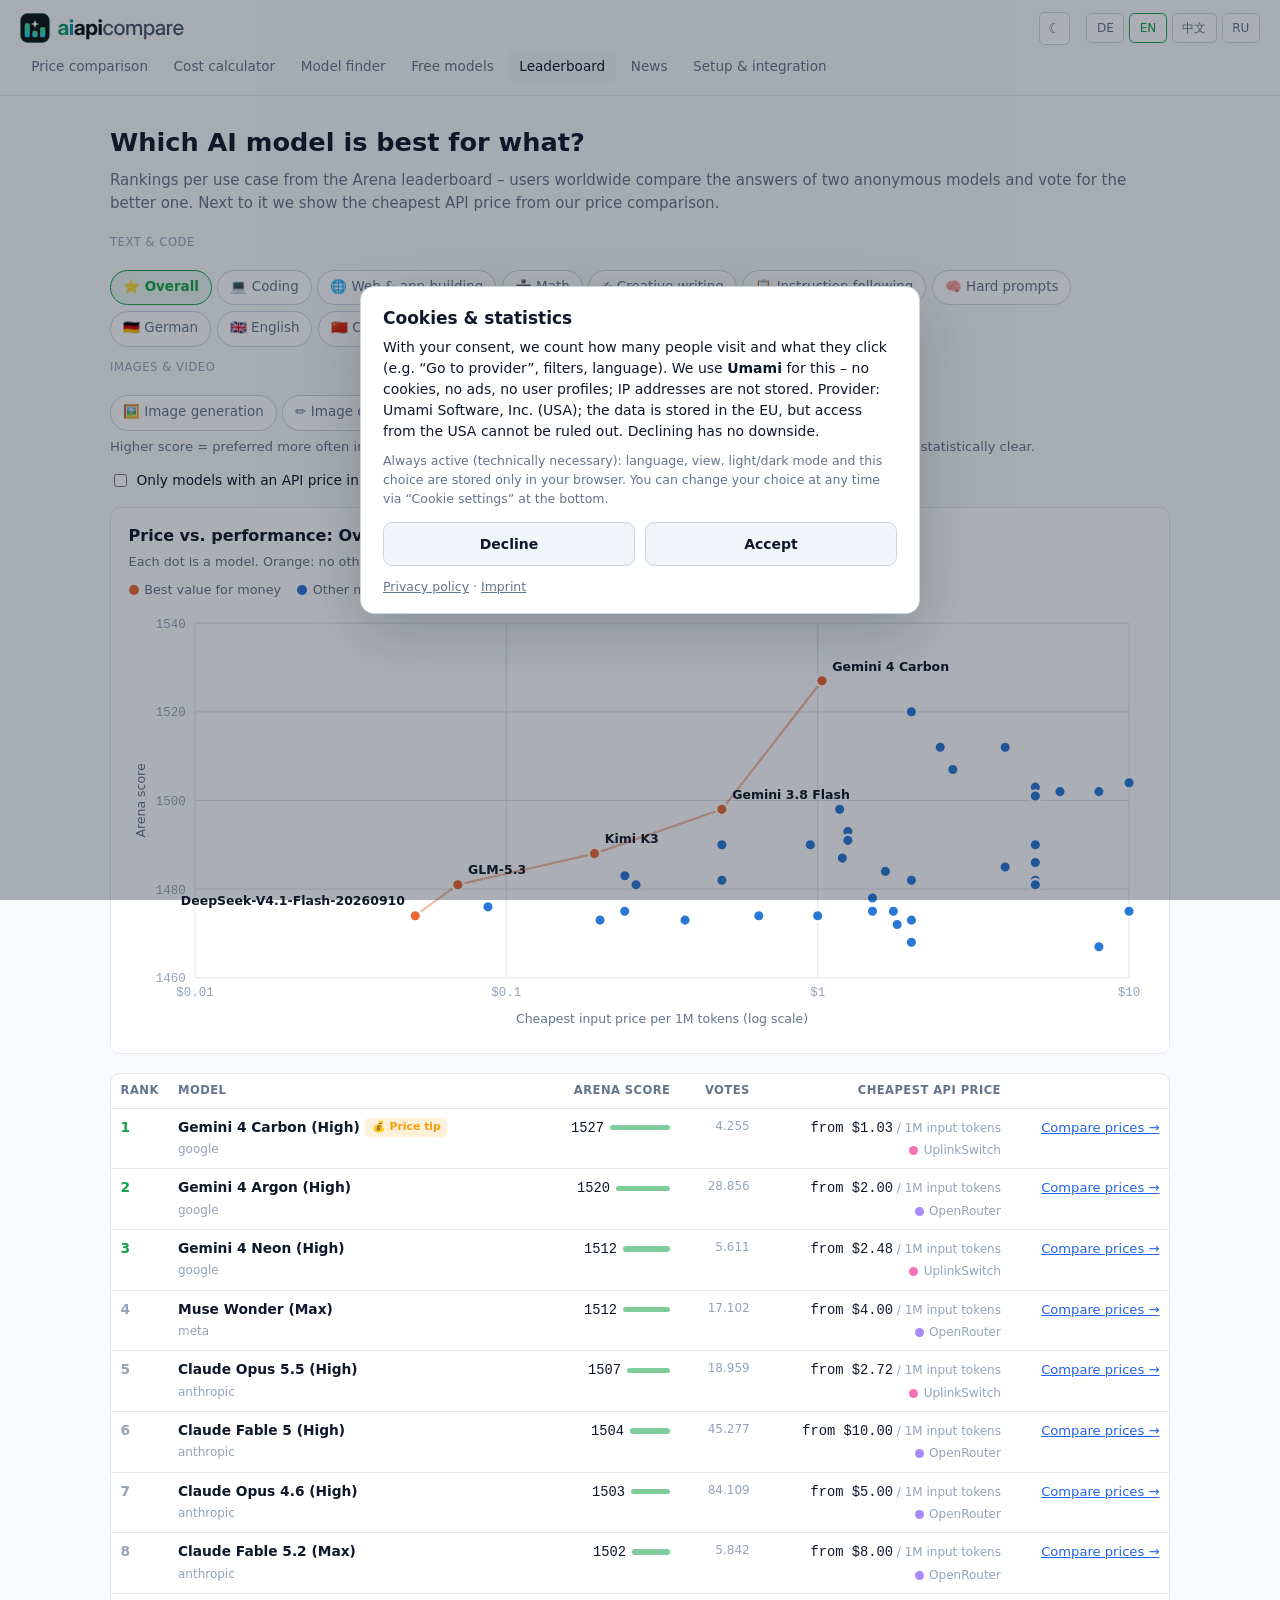
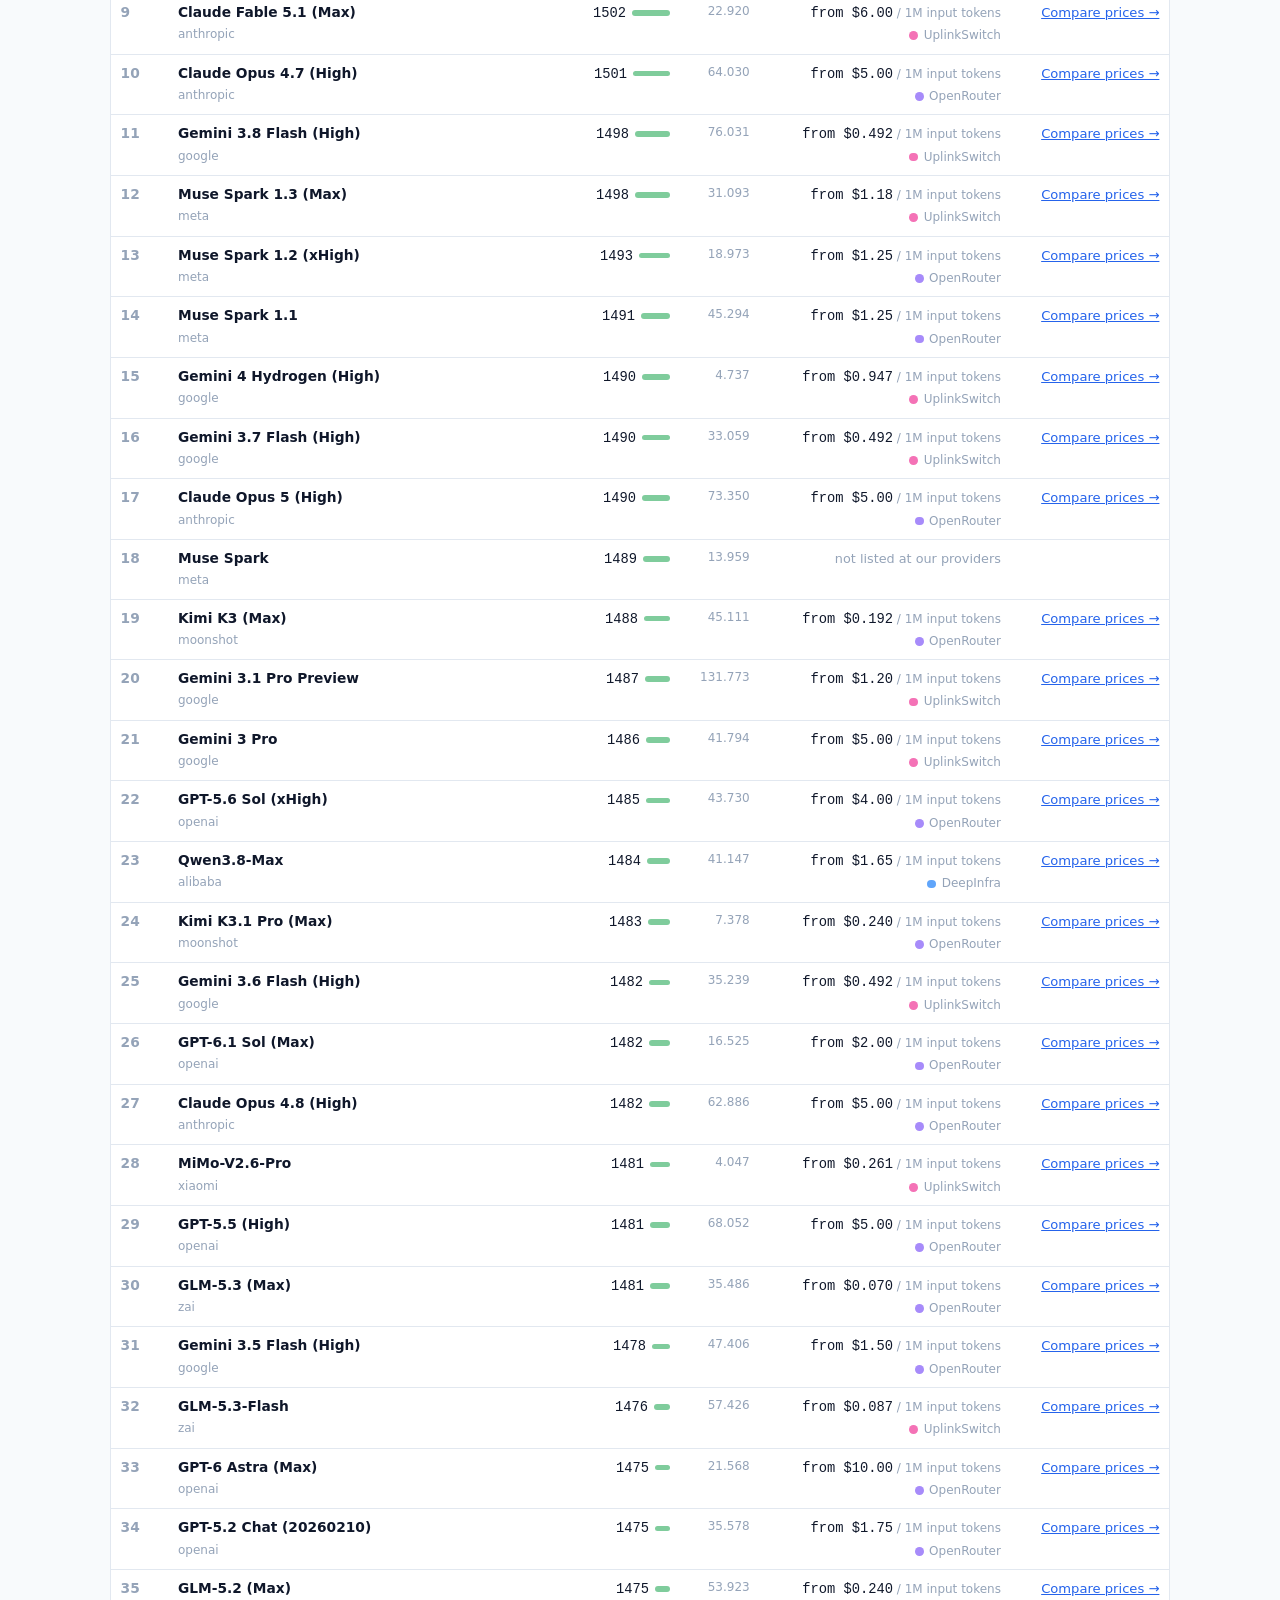
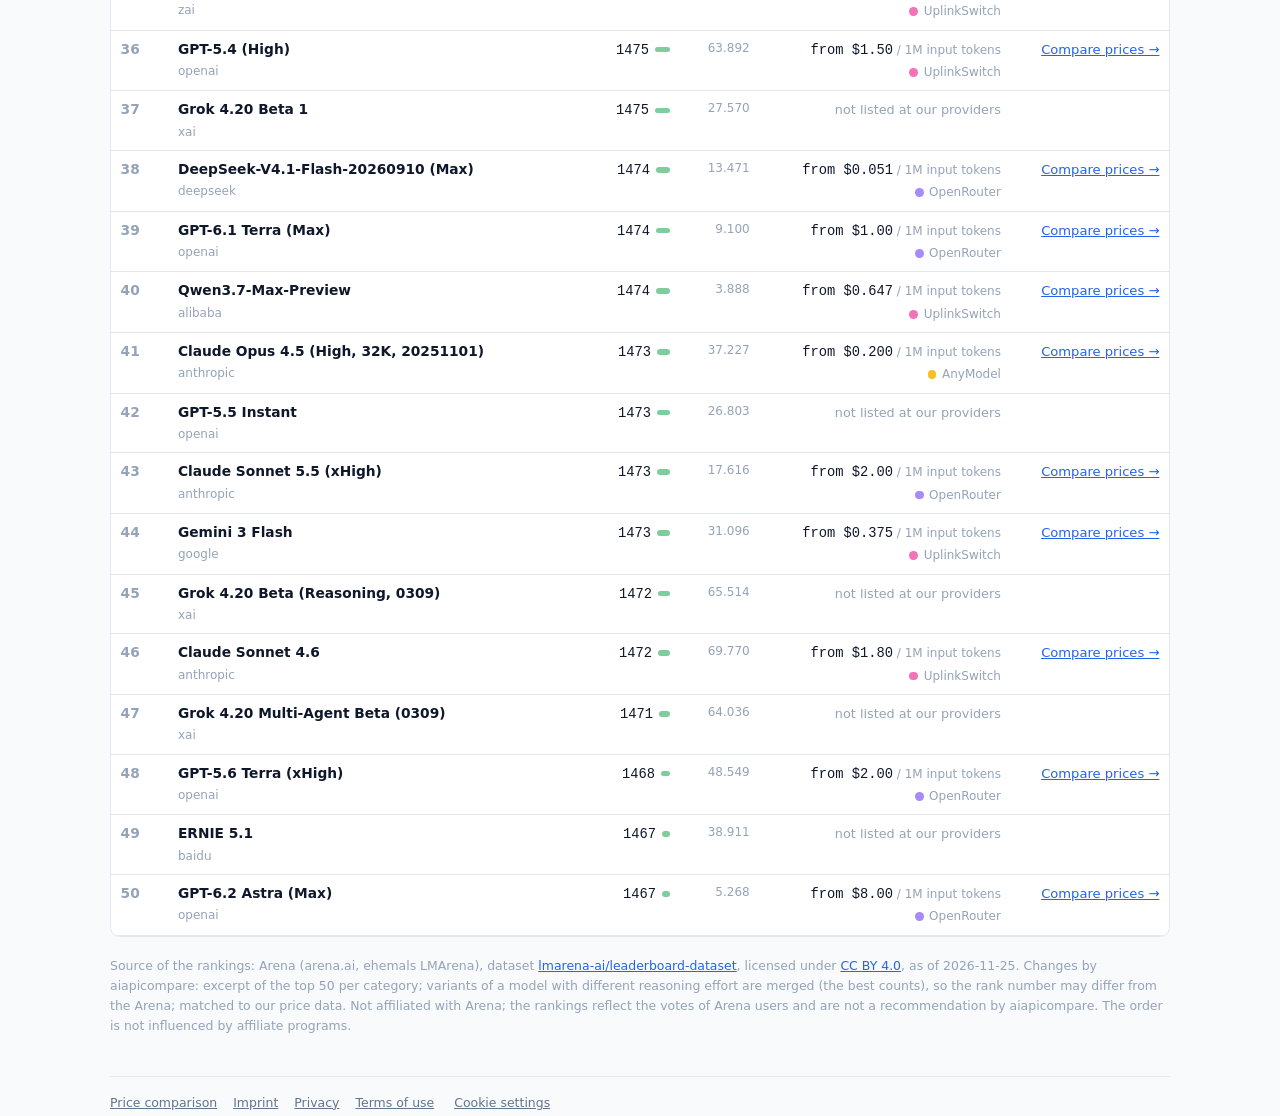
<file: bestenliste.html>
<!DOCTYPE html>
<html lang="de">
<head>
<meta charset="UTF-8">
<meta name="viewport" content="width=device-width, initial-scale=1">
<title>Which AI model is best for what? Leaderboard with prices – aiapicompare</title>
<meta name="description" content="Which AI model is best for coding, math, writing, German, images or video? Arena leaderboard rankings combined with the cheapest API price per model.">
<link rel="icon" href="favicon.svg" type="image/svg+xml">
<link rel="apple-touch-icon" href="apple-touch-icon.png">
<meta property="og:image" content="https://aiapicompare.com/og-image.png">
<link rel="stylesheet" href="style.css">
<script src="theme.js"></script>
<style>
  .tabs{display:flex;flex-wrap:wrap;gap:.35rem;margin:1.1rem 0 .4rem}
  .tabs button{padding:.4rem .75rem;border:1px solid var(--border2);border-radius:2rem;background:var(--input);cursor:pointer;font-size:.84rem;color:var(--muted)}
  .tabs button:hover{border-color:var(--accent);color:var(--fg)}
  .tabs button.active{border-color:var(--accent);color:var(--accent);background:var(--accent-bg);font-weight:600}
  .gruppe{font-size:.72rem;text-transform:uppercase;letter-spacing:.05em;color:var(--dim);margin:.8rem 0 0}
  .opt{display:flex;flex-wrap:wrap;gap:1rem;align-items:center;margin:.8rem 0 1rem;font-size:.86rem}
  .opt label{display:flex;gap:.4rem;align-items:center;cursor:pointer}
  td.num,th.num{text-align:right}
  .platz{font-weight:700;color:var(--dim);width:2.4rem}
  tr.top3 .platz{color:var(--accent)}
  .org{font-size:.75rem;color:var(--dim)}
  .bar{display:inline-block;height:.35rem;border-radius:.2rem;background:var(--accent);opacity:.55;vertical-align:middle;margin-left:.4rem}
  .price{font-family:var(--mono);white-space:nowrap}
  .tag{display:inline-block;margin-left:.35rem;padding:.05rem .4rem;border-radius:.3rem;font-size:.68rem;font-weight:700;vertical-align:middle}
  .tag.tipp{background:rgba(245,158,11,.15);color:#f59e0b}
  .tag.frei{background:var(--accent-bg);color:var(--accent)}
  .keinpreis{color:var(--dim);font-size:.8rem}
  a.cmp{white-space:nowrap;font-size:.82rem}
  .quelle{margin-top:1.2rem;font-size:.78rem;color:var(--dim);line-height:1.6}
  .leer{padding:2rem;text-align:center;color:var(--muted)}
  .erkl{font-size:.82rem;color:var(--muted);margin:.2rem 0 0}
  /* Preis-Leistungs-Diagramm (Farben geprüft: blau/orange, hell + dunkel) */
  .viz{--c-rest:#3987e5;--c-front:#d95926;margin:0 0 1.2rem;position:relative}
  [data-theme=light] .viz{--c-rest:#2a78d6;--c-front:#eb6834}
  .viz h2{font-size:1rem;margin:0 0 .2rem}
  .viz .unter{font-size:.8rem;color:var(--muted);margin:0 0 .5rem}
  .viz .legende{display:flex;gap:1rem;font-size:.8rem;color:var(--muted);margin-bottom:.3rem}
  .viz .legende i{display:inline-block;width:10px;height:10px;border-radius:50%;margin-right:.35rem;vertical-align:-1px}
  .viz svg{width:100%;height:auto;display:block}
  .viz .grid line{stroke:var(--border);stroke-width:1}
  .viz .achse text{fill:var(--dim);font-size:11px;font-family:var(--mono)}
  .viz .titel-achse{fill:var(--muted);font-size:11px}
  .viz .lbl{fill:var(--fg);font-size:11px;font-weight:600;pointer-events:none}
  .viz .pt{stroke:var(--panel);stroke-width:2}
  .viz .hit{fill:transparent;cursor:pointer}
  .viz .hit:focus{outline:none}
  .viz .tip{position:absolute;pointer-events:none;background:var(--panel2);border:1px solid var(--border2);border-radius:.45rem;padding:.45rem .6rem;font-size:.78rem;line-height:1.45;color:var(--fg);box-shadow:0 6px 20px rgba(0,0,0,.25);max-width:260px;z-index:5}
  .viz .tip small{color:var(--muted)}
</style>
</head>
<body>
<div class="topbar">
  <a class="brand" href="index.html" aria-label="aiapicompare"><img class="logo-d" src="logo/logo.svg" alt="aiapicompare" width="166" height="30"><img class="logo-l" src="logo/logo-hell.svg" alt="aiapicompare" width="166" height="30"></a>
  <nav class="nav">
    <a href="index.html" data-t="nav_vergleich"></a>
    <a href="kosten.html" data-t="nav_kosten"></a>
    <a href="finder.html" data-t="nav_finder"></a>
    <a href="free.html" data-t="nav_gratis"></a>
    <a href="bestenliste.html" class="active" data-t="nav_best"></a>
    <a href="news.html" data-t="nav_news"></a>
    <a href="anbindung.html" data-t="nav_anbindung"></a>
  </nav>
  <button class="themebtn" title="Light / dark"><span class="ti-l">☀</span><span class="ti-d">☾</span></button>
  <div class="langbtns">
    <button data-lang="de">DE</button><button data-lang="en">EN</button><button data-lang="zh">中文</button><button data-lang="ru">RU</button>
  </div>
</div>

<div class="wrap">
  <h1 data-t="h1"></h1>
  <p class="lead" data-t="lead"></p>

  <div id="tabs"></div>
  <p class="erkl" id="erkl"></p>
  <div class="opt">
    <label><input type="checkbox" id="nurpreis"> <span data-t="nur_preis"></span></label>
    <label title=""><input type="checkbox" id="auchauff"> <span data-t="auch_auff"></span> <a href="methodik.html" style="color:inherit">ⓘ</a></label>
    <a id="vslink" href="compare/index.html" hidden style="margin-left:auto" data-t="vs_link"></a>
  </div>

  <div class="card viz" id="viz" hidden>
    <h2 id="viztitel"></h2>
    <p class="unter" id="vizunter"></p>
    <div class="legende"><span><i style="background:var(--c-front)"></i><span data-t="leg_front"></span></span><span><i style="background:var(--c-rest)"></i><span data-t="leg_rest"></span></span></div>
    <svg id="vizsvg" viewBox="0 0 900 380" role="img"></svg>
    <div class="tip" id="viztip" hidden></div>
  </div>

  <div class="tablewrap"><table><thead id="thead"></thead><tbody id="tbody"></tbody></table></div>

  <p class="quelle" id="quelle"></p>

  <div class="legal">
    <a href="index.html" data-t="nav_vergleich"></a><a href="impressum.html" data-t="impressum"></a><a href="datenschutz.html" data-t="datenschutz"></a>
  </div>
</div>

<script src="config.js"></script>
<script src="out/data.js"></script>
<script src="referenz.js"></script>
<script src="out/staerken.js"></script>
<script src="bereiche.js"></script>
<script>
"use strict";
const D = window.API_DATEN || {};
const ST = window.STAERKEN || null;
const C = window.SITE_CONFIG || {
  linkHtml:function(k,u,t,c){ return u ? '<a class="'+(c||"")+'" href="'+u+'" target="_blank" rel="noopener">'+t+'</a>' : ""; }};
const QUELLEN = {openrouter:"OpenRouter", uplinkswitch:"UplinkSwitch", anymodel:"AnyModel", nanogpt:"NanoGPT", chutes:"Chutes",
  deepinfra:"DeepInfra", novita:"Novita AI", cometapi:"CometAPI", kyma:"Kyma API"};
const FARBE = {openrouter:"#a78bfa", uplinkswitch:"#f472b6", anymodel:"#fbbf24", nanogpt:"#34d399", chutes:"#f87171",
  deepinfra:"#60a5fa", novita:"#2dd4bf", cometapi:"#fb923c", kyma:"#c084fc"};

const L10N = {
de:{h1:"Welches KI-Modell ist wofür am besten?",
  lead:"Platzierungen je Anwendungsbereich aus der Arena-Bestenliste – dort vergleichen Nutzer weltweit die Antworten zweier anonymer Modelle und stimmen für die bessere. Dazu zeigen wir den günstigsten API-Preis aus unserem Preisvergleich.",
  nav_vergleich:"Preisvergleich", nav_kosten:"Kostenrechner", nav_finder:"Modell-Finder", nav_gratis:"Kostenlose Modelle", nav_best:"Bestenliste", nav_news:"Neuigkeiten", nav_anbindung:"Anbindung & Einrichtung", impressum:"Impressum", datenschutz:"Datenschutz",
  text:"Text & Code", media:"Bilder & Video", nur_preis:"Nur Modelle mit API-Preis in unserem Vergleich", auch_auff:"Auch Angebote weit unter Referenzpreis ⚠", vs_link:"Modelle direkt vergleichen (A vs. B) →",
  th:["Platz","Modell","Arena-Punkte","Stimmen","Günstigster API-Preis",""], vergleichen:"Preise vergleichen →",
  keinpreis:"bei unseren Anbietern nicht gelistet", tipp:"Preis-Tipp", tipp_t:"Günstigstes Modell unter den ersten 10 mit Preis", frei:"auch kostenlos",
  pro:{text:" / 1 Mio. Input-Token", bild:" pro Bild", video:" pro Sekunde"}, ab:"ab", gratis:"kostenlos",
  viz_titel:function(b){ return "Preis-Leistung: "+b; }, viz_unter:"Jeder Punkt ist ein Modell. Orange: Kein anderes Modell ist zugleich günstiger und besser bewertet.", leg_front:"Bestes Preis-Leistungs-Verhältnis", leg_rest:"Weitere Modelle", achse_x:{text:"Günstigster Input-Preis pro 1 Mio. Token (logarithmisch)", bild:"Günstigster Preis pro Bild (logarithmisch)", video:"Günstigster Preis pro Sekunde (logarithmisch)"}, achse_y:"Arena-Punkte", erkl:"Höhere Punktzahl = wurde in direkten Vergleichen häufiger bevorzugt. Kleine Punktunterschiede (unter ca. 10) sind statistisch oft nicht eindeutig.",
  leer:"Die Bestenliste wird beim nächsten täglichen Datenabruf erstellt.",
  quelle:function(m){ return "Quelle der Platzierungen: "+m.quelle+", Datensatz <a href=\""+m.datensatz+"\" target=\"_blank\" rel=\"noopener\">lmarena-ai/leaderboard-dataset</a>, lizenziert unter <a href=\""+m.lizenz_url+"\" target=\"_blank\" rel=\"noopener\">CC BY 4.0</a>, Stand "+m.stand+". Änderungen durch aiapicompare: Auszug der ersten 50 Plätze je Bereich; Varianten eines Modells mit unterschiedlichem Denkaufwand sind zusammengefasst (die beste zählt), daher kann die Platznummer von der Arena abweichen; Zuordnung zu unseren Preisdaten. Keine Verbindung zu Arena; die Platzierungen geben die Bewertungen der Arena-Nutzer wieder und sind keine Empfehlung von aiapicompare. Die Reihenfolge wird nicht durch Partnerprogramme beeinflusst."; }},
en:{h1:"Which AI model is best for what?",
  lead:"Rankings per use case from the Arena leaderboard – users worldwide compare the answers of two anonymous models and vote for the better one. Next to it we show the cheapest API price from our price comparison.",
  nav_vergleich:"Price comparison", nav_kosten:"Cost calculator", nav_finder:"Model finder", nav_gratis:"Free models", nav_best:"Leaderboard", nav_news:"News", nav_anbindung:"Setup & integration", impressum:"Imprint", datenschutz:"Privacy",
  text:"Text & code", media:"Images & video", nur_preis:"Only models with an API price in our comparison", auch_auff:"Include offers far below reference price ⚠", vs_link:"Compare models head to head (A vs B) →",
  th:["Rank","Model","Arena score","Votes","Cheapest API price",""], vergleichen:"Compare prices →",
  keinpreis:"not listed at our providers", tipp:"Price tip", tipp_t:"Cheapest model among the top 10 with a price", frei:"also free",
  pro:{text:" / 1M input tokens", bild:" per image", video:" per second"}, ab:"from", gratis:"free",
  viz_titel:function(b){ return "Price vs. performance: "+b; }, viz_unter:"Each dot is a model. Orange: no other model is both cheaper and rated higher.", leg_front:"Best value for money", leg_rest:"Other models", achse_x:{text:"Cheapest input price per 1M tokens (log scale)", bild:"Cheapest price per image (log scale)", video:"Cheapest price per second (log scale)"}, achse_y:"Arena score", erkl:"Higher score = preferred more often in head-to-head comparisons. Small differences (below about 10 points) are often not statistically clear.",
  leer:"The leaderboard will be created with the next daily data update.",
  quelle:function(m){ return "Source of the rankings: "+m.quelle+", dataset <a href=\""+m.datensatz+"\" target=\"_blank\" rel=\"noopener\">lmarena-ai/leaderboard-dataset</a>, licensed under <a href=\""+m.lizenz_url+"\" target=\"_blank\" rel=\"noopener\">CC BY 4.0</a>, as of "+m.stand+". Changes by aiapicompare: excerpt of the top 50 per category; variants of a model with different reasoning effort are merged (the best counts), so the rank number may differ from the Arena; matched to our price data. Not affiliated with Arena; the rankings reflect the votes of Arena users and are not a recommendation by aiapicompare. The order is not influenced by affiliate programs."; }},
zh:{h1:"哪个 AI 模型最适合做什么？",
  lead:"各应用领域的排名来自 Arena 排行榜——全球用户比较两个匿名模型的回答，并投票选出更好的一个。旁边显示我们价格对比中最便宜的 API 价格。",
  nav_vergleich:"价格对比", nav_kosten:"成本计算器", nav_finder:"模型推荐", nav_gratis:"免费模型", nav_best:"排行榜", nav_news:"动态", nav_anbindung:"接入与配置", impressum:"网站信息", datenschutz:"隐私政策",
  text:"文本与代码", media:"图像与视频", nur_preis:"仅显示在我们对比中有 API 价格的模型", auch_auff:"包含远低于参考价的报价 ⚠", vs_link:"模型直接对比（A 对比 B）→",
  th:["名次","模型","Arena 分数","投票数","最低 API 价格",""], vergleichen:"比较价格 →",
  keinpreis:"我们的提供商未收录", tipp:"性价比之选", tipp_t:"前 10 名中有价格的最便宜模型", frei:"也有免费版",
  pro:{text:" / 百万输入 Token", bild:" / 张", video:" / 秒"}, ab:"起", gratis:"免费",
  viz_titel:function(b){ return "性价比："+b; }, viz_unter:"每个点代表一个模型。橙色：没有其他模型既更便宜又评分更高。", leg_front:"性价比最佳", leg_rest:"其他模型", achse_x:{text:"每百万输入 Token 最低价格（对数刻度）", bild:"每张图片最低价格（对数刻度）", video:"每秒最低价格（对数刻度）"}, achse_y:"Arena 分数", erkl:"分数越高 = 在两两比较中越常被选中。较小的分差（约 10 分以内）在统计上往往并不明确。",
  leer:"排行榜将在下一次每日数据更新时生成。",
  quelle:function(m){ return "排名来源："+m.quelle+"，数据集 <a href=\""+m.datensatz+"\" target=\"_blank\" rel=\"noopener\">lmarena-ai/leaderboard-dataset</a>，采用 <a href=\""+m.lizenz_url+"\" target=\"_blank\" rel=\"noopener\">CC BY 4.0</a> 许可，数据日期 "+m.stand+"。aiapicompare 所做修改：每个领域仅摘取前 50 名；同一模型不同推理强度的版本已合并（取最佳），因此名次可能与 Arena 不同；并与我们的价格数据对应。与 Arena 无关联；排名反映 Arena 用户的投票，并非 aiapicompare 的推荐。排序不受推广计划影响。"; }},
ru:{h1:"Какая AI-модель для чего лучше?",
  lead:"Места по областям применения из рейтинга Arena – пользователи со всего мира сравнивают ответы двух анонимных моделей и голосуют за лучший. Рядом – самая низкая цена API из нашего сравнения.",
  nav_vergleich:"Сравнение цен", nav_kosten:"Калькулятор", nav_finder:"Подбор модели", nav_gratis:"Бесплатные модели", nav_best:"Рейтинг", nav_news:"Новости", nav_anbindung:"Подключение", impressum:"Импрессум", datenschutz:"Конфиденциальность",
  text:"Текст и код", media:"Изображения и видео", nur_preis:"Только модели с ценой API в нашем сравнении", auch_auff:"Учитывать предложения намного ниже эталона ⚠", vs_link:"Сравнить модели напрямую (A vs B) →",
  th:["Место","Модель","Баллы Arena","Голоса","Самая низкая цена API",""], vergleichen:"Сравнить цены →",
  keinpreis:"нет у наших поставщиков", tipp:"Выгодно", tipp_t:"Самая дешёвая модель среди первых 10 с ценой", frei:"есть бесплатно",
  pro:{text:" / 1 млн входных токенов", bild:" за изображение", video:" за секунду"}, ab:"от", gratis:"бесплатно",
  viz_titel:function(b){ return "Цена и качество: "+b; }, viz_unter:"Каждая точка – модель. Оранжевые: нет другой модели, которая одновременно дешевле и оценена выше.", leg_front:"Лучшее соотношение цены и качества", leg_rest:"Другие модели", achse_x:{text:"Самая низкая цена за 1 млн входных токенов (лог. шкала)", bild:"Самая низкая цена за изображение (лог. шкала)", video:"Самая низкая цена за секунду (лог. шкала)"}, achse_y:"Баллы Arena", erkl:"Больше баллов = чаще выбиралась в парных сравнениях. Небольшая разница (меньше ~10 баллов) статистически часто неоднозначна.",
  leer:"Рейтинг будет создан при следующем ежедневном обновлении данных.",
  quelle:function(m){ return "Источник мест: "+m.quelle+", набор данных <a href=\""+m.datensatz+"\" target=\"_blank\" rel=\"noopener\">lmarena-ai/leaderboard-dataset</a>, лицензия <a href=\""+m.lizenz_url+"\" target=\"_blank\" rel=\"noopener\">CC BY 4.0</a>, данные на "+m.stand+". Изменения aiapicompare: выборка первых 50 мест по каждой области; варианты модели с разным уровнем рассуждения объединены (учитывается лучший), поэтому номер места может отличаться от Arena; сопоставление с нашими ценами. Не связано с Arena; места отражают голоса пользователей Arena и не являются рекомендацией aiapicompare. Партнёрские программы не влияют на порядок."; }}
};

/* ---------- Angebote aus den Preisdaten ---------- */
const ANGEBOTE = {};   // Modell-Schlüssel -> Liste von Angeboten
Object.keys(QUELLEN).forEach(function(q){
  const src = D[q] || {};
  Object.keys(src).forEach(function(k){
    const v = src[k], basis = k.replace(/:free$/, "");
    const a = {q:q, roh:v.roh_id || k, url:v.url || (q === "openrouter" ? "https://openrouter.ai/" + (v.roh_id || k) : ""),
      inp: typeof v.in === "number" ? v.in : null, ab: (typeof v.in !== "number" && typeof v.price === "number") ? v.price : null,
      mp: typeof v.media_preis === "number" ? v.media_preis : null, e: v.einheit || "", g: !!v.gratis, df: v.dauer_fix || 0, k: k};
    a.ps = a.mp !== null ? (a.e === "second" ? a.mp : (a.e === "generation" && a.df ? a.mp / a.df : null)) : null;
    a.ok = window.REFERENZ ? window.REFERENZ.ok(q, k) : true;   // nicht weit unter Referenzpreis, Daten aktuell
    (ANGEBOTE[basis] = ANGEBOTE[basis] || []).push(a);
  });
});
function preisVon(a, art){
  if (art === "text") return a.g ? 0 : (a.inp !== null ? a.inp : a.ab);
  if (art === "bild") return a.e === "image" ? a.mp : null;
  return a.ps;
}
function bestesAngebot(keys, art){
  let best = null, frei = false;
  (keys || []).forEach(function(k){
    (ANGEBOTE[k] || []).forEach(function(a){
      if (art !== "text" && !/^media-/.test(k)) return;
      if (!a.ok && !auchAuff) return;
      const p = preisVon(a, art);
      if (p === null || p === undefined) return;
      if (p === 0) { frei = true; return; }
      if (!best || p < best.p) best = {a:a, p:p};
    });
  });
  return {best:best, frei:frei};
}

/* ---------- Zustand ---------- */
function lsGet(k){ try { return localStorage.getItem(k); } catch(e){ return null; } }
function lsSet(k,v){ try { localStorage.setItem(k,v); } catch(e){} }
let lang = lsGet("lang") || (navigator.language || "").slice(0,2);
if (!L10N[lang]) lang = "en";
const VORHANDEN = ST ? (window.BEREICHE || []).filter(function(b){ return ST.bereiche[b.k]; }) : [];
let bereich = location.hash.replace(/^#/, "");
if (!VORHANDEN.some(function(b){ return b.k === bereich; })) bereich = VORHANDEN.length ? VORHANDEN[0].k : "";
let nurPreis = false, auchAuff = false;

function esc(s){ return String(s).replace(/&/g,"&amp;").replace(/</g,"&lt;").replace(/>/g,"&gt;").replace(/"/g,"&quot;"); }
function fmtP(n){ return "$" + (n >= 100 ? n.toFixed(0) : n >= 1 ? n.toFixed(2) : n >= 0.01 ? n.toFixed(3) : n.toFixed(4)); }
function suchName(n){ return String(n).replace(/\([^)]*\)/g, "").trim(); }

function render(){
  const T = L10N[lang];
  document.documentElement.lang = lang === "zh" ? "zh-CN" : lang;
  document.title = T.h1 + " – aiapicompare";
  document.querySelectorAll("[data-t]").forEach(function(el){ el.textContent = T[el.dataset.t]; });
  document.querySelectorAll(".langbtns button").forEach(function(b){ b.classList.toggle("active", b.dataset.lang === lang); });
  const vl = document.getElementById("vslink");   // Vergleichsseiten gibt es nur in der zusammengebauten Website
  vl.hidden = !window.MODELLSEITEN; vl.href = (lang === "en" ? "" : lang + "/") + "compare/index.html";
  if (!ST || !VORHANDEN.length){
    document.getElementById("tabs").innerHTML = "";
    document.getElementById("thead").innerHTML = "";
    document.getElementById("tbody").innerHTML = '<tr><td class="leer">'+T.leer+'</td></tr>';
    return;
  }
  // Reiter
  let h = "";
  ["text","media"].forEach(function(g){
    const bs = VORHANDEN.filter(function(b){ return b.g === g; });
    if (!bs.length) return;
    h += '<div class="gruppe">'+T[g]+'</div><div class="tabs">'+bs.map(function(b){
      return '<button data-b="'+b.k+'" class="'+(b.k === bereich ? "active" : "")+'">'+b.ico+' '+esc(b[lang] || b.en)+'</button>'; }).join("")+'</div>';
  });
  document.getElementById("tabs").innerHTML = h;
  document.getElementById("erkl").textContent = T.erkl;
  document.getElementById("quelle").innerHTML = T.quelle(ST.meta);

  const B = ST.bereiche[bereich], art = B.art;
  document.getElementById("thead").innerHTML = '<tr>'+T.th.map(function(x,i){ return '<th'+(i===2||i===3||i===4?' class="num"':'')+'>'+x+'</th>'; }).join("")+'</tr>';
  const zeilen = B.liste.map(function(x){ const o = bestesAngebot(x.k, art); return {x:x, best:o.best, frei:o.frei}; });
  // Preis-Tipp: günstigstes bezahltes Angebot unter den ersten 10 Plätzen mit Preis
  let tipp = null;
  zeilen.filter(function(z){ return z.best; }).slice(0, 10).forEach(function(z){ if (!tipp || z.best.p < tipp.best.p) tipp = z; });
  const max = Math.max.apply(null, B.liste.map(function(x){ return x.r || 0; }));
  const min = Math.min.apply(null, B.liste.map(function(x){ return x.r || max; }));
  const sicht = zeilen.filter(function(z){ return !nurPreis || z.best || z.frei; });
  document.getElementById("tbody").innerHTML = sicht.map(function(z){
    const x = z.x;
    const breite = max > min ? Math.round(8 + (x.r - min) / (max - min) * 52) : 30;
    let preis = '<span class="keinpreis">'+T.keinpreis+'</span>';
    if (z.best) preis = '<span class="price">'+T.ab+' '+fmtP(z.best.p)+'</span><span class="org">'+T.pro[art]+'</span><br><small class="org"><span class="dot" style="background:'+FARBE[z.best.a.q]+'"></span>'+esc(QUELLEN[z.best.a.q])+'</small>'+
      (window.REFERENZ && !z.best.a.ok ? '<br>'+window.REFERENZ.tags(z.best.a.q, z.best.a.k, lang, "") : '');
    else if (z.frei) preis = '<span class="price">'+T.gratis+'</span>';
    const tags = (tipp === z ? '<span class="tag tipp" title="'+esc(T.tipp_t)+'">💰 '+T.tipp+'</span>' : '') + (z.frei && z.best ? '<span class="tag frei">'+T.frei+'</span>' : '');
    const link = (z.best || z.frei) ? '<a class="cmp" href="index.html#q='+encodeURIComponent(suchName(x.n))+'">'+T.vergleichen+'</a>' : '';
    return '<tr class="'+(x.p <= 3 ? "top3" : "")+'"><td class="platz">'+x.p+'</td>'+
      '<td><b>'+esc(x.n)+'</b>'+tags+'<br><span class="org">'+esc(x.o)+'</span></td>'+
      '<td class="num"><span class="price">'+(x.r === null ? "—" : x.r)+'</span><span class="bar" style="width:'+breite+'px"></span></td>'+
      '<td class="num org">'+(x.v ? x.v.toLocaleString("de-DE") : "—")+'</td>'+
      '<td class="num">'+preis+'</td><td class="num">'+link+'</td></tr>';
  }).join("");
  zeichneDiagramm(zeilen, art, T, VORHANDEN.filter(function(b){ return b.k === bereich; })[0]);
  try { history.replaceState(null, "", "#" + bereich); } catch(e){}
}

/* ---------- Preis-Leistungs-Diagramm (SVG, ohne fremde Bibliotheken) ---------- */
function kurzName(n){ return String(n).replace(/\s*\([^)]*\)\s*/g, " ").trim(); }
function zeichneDiagramm(zeilen, art, T, b){
  const box = document.getElementById("viz"), svg = document.getElementById("vizsvg"), tip = document.getElementById("viztip");
  const pk = zeilen.filter(function(z){ return z.best && z.x.r !== null; });
  if (pk.length < 3){ box.hidden = true; return; }
  box.hidden = false;
  document.getElementById("viztitel").textContent = T.viz_titel(b[lang] || b.en);
  document.getElementById("vizunter").textContent = T.viz_unter;
  // Preis-Leistungs-Grenze: kein anderes Modell ist günstiger UND besser bewertet
  const sortiert = pk.slice().sort(function(a, c){ return a.best.p - c.best.p || c.x.r - a.x.r; });
  let maxR = -Infinity; const front = [];
  sortiert.forEach(function(z){ if (z.x.r > maxR){ front.push(z); maxR = z.x.r; } });
  const W = 900, H = 380, L = 58, Rr = 20, O = 16, U = 52;
  const lx = pk.map(function(z){ return Math.log10(z.best.p); });
  let x0 = Math.floor(Math.min.apply(null, lx)), x1 = Math.ceil(Math.max.apply(null, lx));
  if (x1 === x0) x1 = x0 + 1;
  const rs = pk.map(function(z){ return z.x.r; });
  let y0 = Math.floor((Math.min.apply(null, rs) - 5) / 10) * 10, y1 = Math.ceil((Math.max.apply(null, rs) + 5) / 10) * 10;
  const sx = function(p){ return L + (Math.log10(p) - x0) / (x1 - x0) * (W - L - Rr); };
  const sy = function(r){ return O + (1 - (r - y0) / (y1 - y0)) * (H - O - U); };
  let h = '<g class="grid">';
  for (let e = x0; e <= x1; e++) h += '<line x1="'+sx(Math.pow(10,e))+'" x2="'+sx(Math.pow(10,e))+'" y1="'+O+'" y2="'+(H-U)+'"/>';
  const schritt = (y1 - y0) > 120 ? 40 : (y1 - y0) > 60 ? 20 : 10;
  for (let r = y0; r <= y1; r += schritt) h += '<line x1="'+L+'" x2="'+(W-Rr)+'" y1="'+sy(r)+'" y2="'+sy(r)+'"/>';
  h += '</g><g class="achse">';
  for (let e = x0; e <= x1; e++){ const p = Math.pow(10,e); h += '<text x="'+sx(p)+'" y="'+(H-U+16)+'" text-anchor="middle">$'+(p >= 1 ? p.toFixed(0) : p.toString())+'</text>'; }
  for (let r = y0; r <= y1; r += schritt) h += '<text x="'+(L-8)+'" y="'+(sy(r)+4)+'" text-anchor="end">'+r+'</text>';
  h += '</g><text class="titel-achse" x="'+((L+W-Rr)/2)+'" y="'+(H-12)+'" text-anchor="middle">'+esc(T.achse_x[art])+'</text>';
  h += '<text class="titel-achse" transform="translate(14,'+((O+H-U)/2)+') rotate(-90)" text-anchor="middle">'+esc(T.achse_y)+'</text>';
  // Linie entlang der Grenze
  if (front.length > 1) h += '<polyline fill="none" stroke="var(--c-front)" stroke-width="2" stroke-opacity=".45" points="'+front.map(function(z){ return sx(z.best.p)+","+sy(z.x.r); }).join(" ")+'"/>';
  const istFront = function(z){ return front.indexOf(z) >= 0; };
  // erst die übrigen, dann die Grenz-Punkte obenauf
  pk.filter(function(z){ return !istFront(z); }).concat(front).forEach(function(z){
    const i = zeilen.indexOf(z);
    h += '<circle class="pt" cx="'+sx(z.best.p)+'" cy="'+sy(z.x.r)+'" r="5" fill="var('+(istFront(z) ? "--c-front" : "--c-rest")+')"/>';
    h += '<circle class="hit" data-i="'+i+'" tabindex="0" cx="'+sx(z.best.p)+'" cy="'+sy(z.x.r)+'" r="12"/>';
  });
  // Beschriftung nur für die Grenz-Punkte, ohne Überlappung (sonst nur im Tooltip)
  const belegt = [];
  front.slice().sort(function(a, c){ return c.x.r - a.x.r; }).forEach(function(z){
    const t = kurzName(z.x.n), bw = t.length * 6.4 + 4, bh = 13, cx = sx(z.best.p), cy = sy(z.x.r);
    const versuche = [[cx + 9, cy - 9, "start"], [cx - 9, cy - 9, "end"], [cx + 9, cy + 16, "start"], [cx - 9, cy + 16, "end"]];
    for (let k = 0; k < versuche.length; k++){
      const v = versuche[k], bx = v[2] === "start" ? v[0] : v[0] - bw, by = v[1] - 11;
      if (bx < L || bx + bw > W - Rr || by < 0 || by + bh > H - U) continue;
      const kollidiert = belegt.some(function(q){ return bx < q[0] + q[2] && bx + bw > q[0] && by < q[1] + q[3] && by + bh > q[1]; }) ||
        pk.some(function(o){ const ox = sx(o.best.p), oy = sy(o.x.r); return ox > bx - 4 && ox < bx + bw + 4 && oy > by - 4 && oy < by + bh + 4; });
      if (!kollidiert){ belegt.push([bx, by, bw, bh]); h += '<text class="lbl" x="'+v[0]+'" y="'+v[1]+'" text-anchor="'+v[2]+'">'+esc(t)+'</text>'; break; }
    }
  });
  svg.innerHTML = h;
  svg.setAttribute("aria-label", T.viz_titel(b[lang] || b.en));
  const zeige = function(el){
    const z = zeilen[+el.getAttribute("data-i")];
    tip.innerHTML = '<b>'+esc(z.x.n)+'</b><br>'+esc(T.th[0])+' '+z.x.p+' · '+z.x.r+' '+esc(T.achse_y)+'<br><small>'+T.ab+' '+fmtP(z.best.p)+T.pro[art]+' · '+esc(QUELLEN[z.best.a.q])+'</small>';
    tip.hidden = false;
    const r = box.getBoundingClientRect(), c = el.getBoundingClientRect();
    let left = c.left - r.left + 16, top = c.top - r.top - 10;
    if (left + 260 > r.width) left = c.left - r.left - 270;
    tip.style.left = Math.max(4, left) + "px"; tip.style.top = Math.max(4, top) + "px";
  };
  svg.querySelectorAll(".hit").forEach(function(el){
    el.addEventListener("mouseenter", function(){ zeige(el); });
    el.addEventListener("focus", function(){ zeige(el); });
    el.addEventListener("mouseleave", function(){ tip.hidden = true; });
    el.addEventListener("blur", function(){ tip.hidden = true; });
  });
}

document.addEventListener("click", function(e){
  const l = e.target.closest("button[data-lang]");
  if (l){ lang = l.dataset.lang; lsSet("lang", lang); render(); return; }
  const b = e.target.closest("button[data-b]");
  if (b){ bereich = b.dataset.b; render(); }
});
document.getElementById("nurpreis").addEventListener("change", function(e){ nurPreis = e.target.checked; render(); });
document.getElementById("auchauff").addEventListener("change", function(e){ auchAuff = e.target.checked; render(); });
window.addEventListener("hashchange", function(){
  const h = location.hash.replace(/^#/, "");
  if (VORHANDEN.some(function(b){ return b.k === h; }) && h !== bereich){ bereich = h; render(); }
});
render();
</script>
<script src="einwilligung.js"></script>
</body>
</html>
</file>
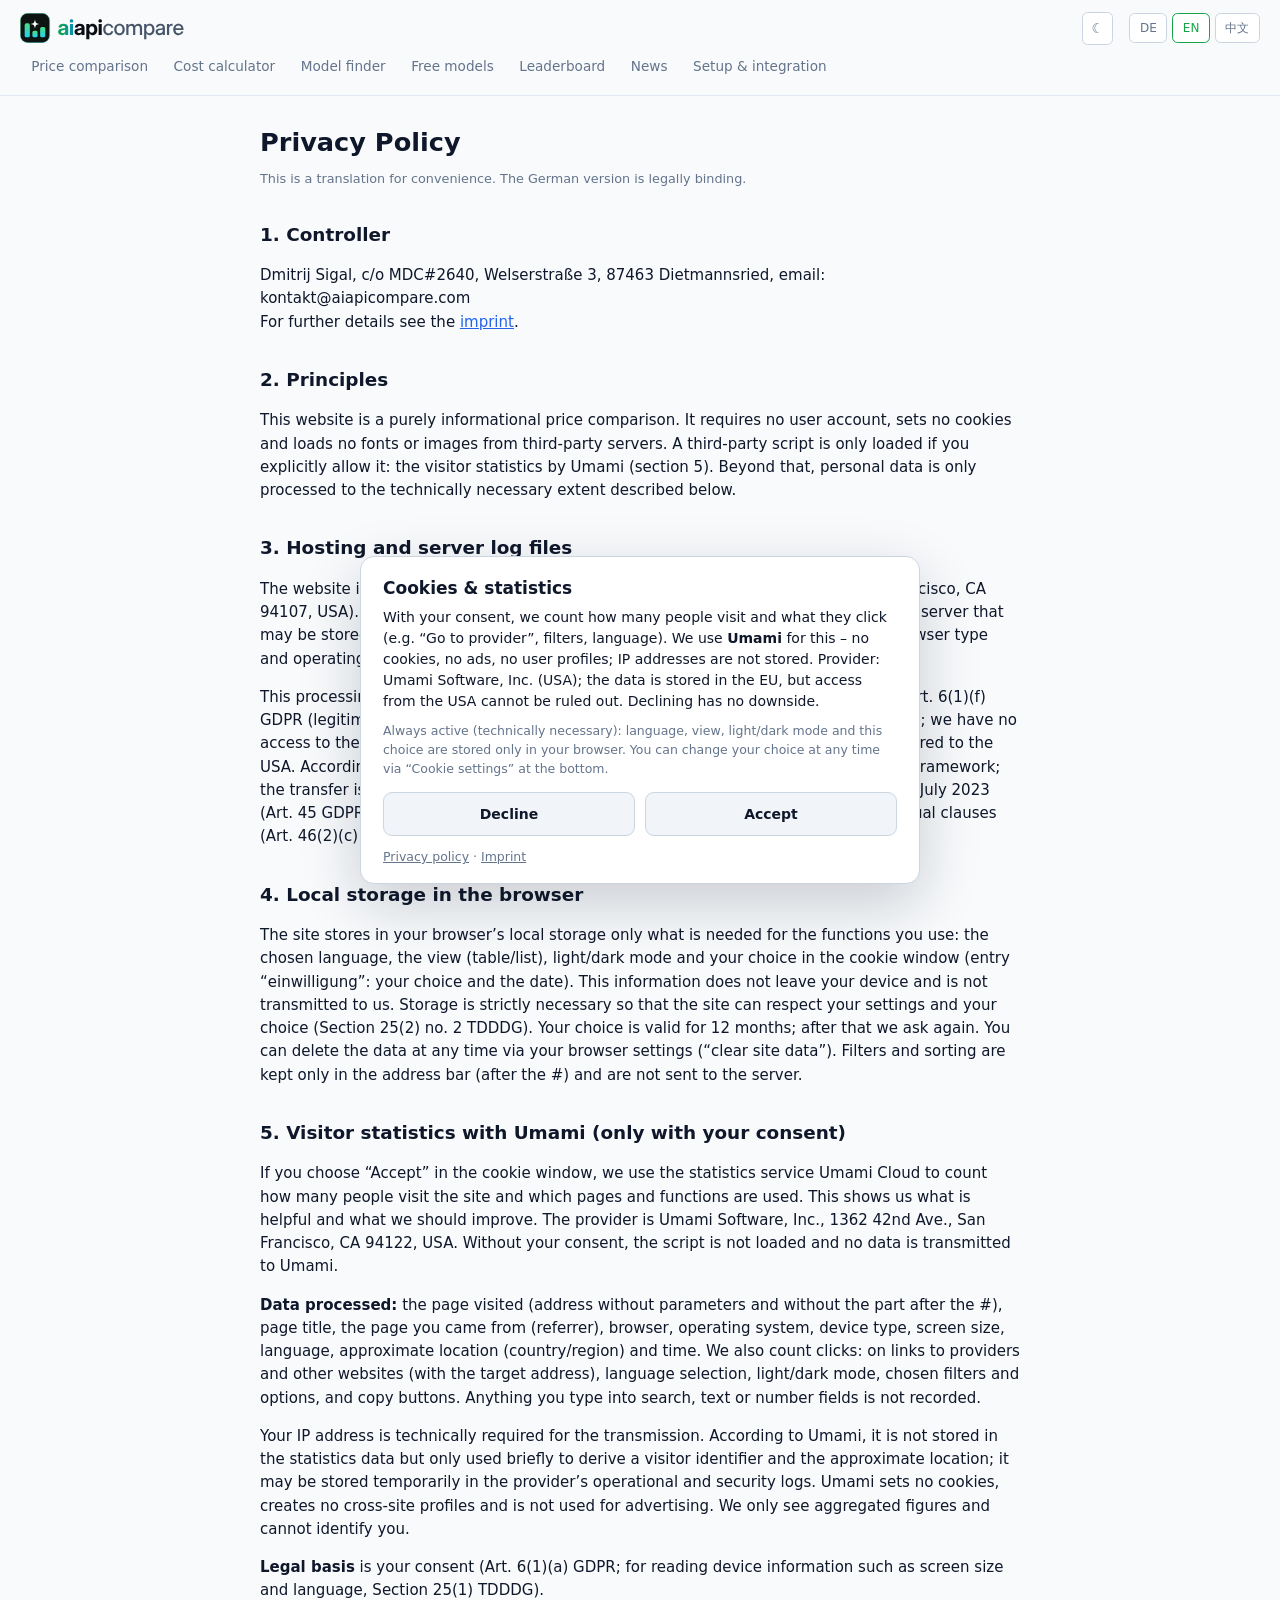
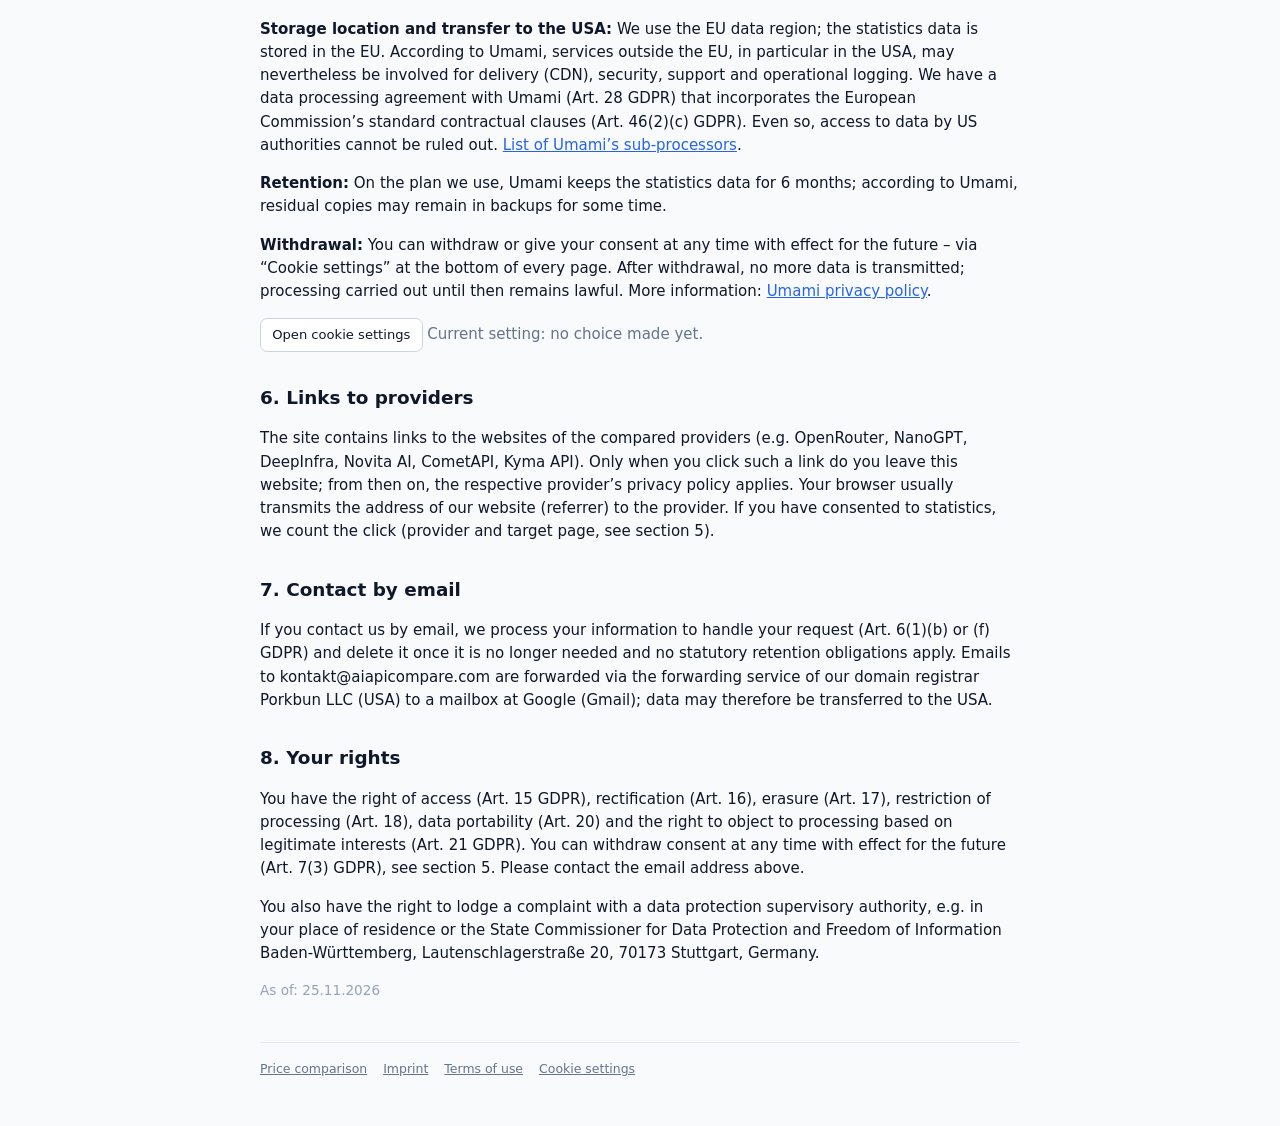
<file: datenschutz.html>
<!DOCTYPE html>
<html lang="de">
<head>
<meta charset="UTF-8">
<meta name="viewport" content="width=device-width, initial-scale=1">
<title>Datenschutzerklärung – aiapicompare</title>
<link rel="icon" href="favicon.svg" type="image/svg+xml">
<link rel="icon" href="favicon-32.png" sizes="32x32" type="image/png">
<link rel="apple-touch-icon" href="apple-touch-icon.png">
<meta name="theme-color" content="#0b0c0e">
<meta name="robots" content="noindex">
<link rel="stylesheet" href="style.css">
<script src="theme.js"></script>
</head>
<body>
<div class="topbar">
  <a class="brand" href="index.html" aria-label="aiapicompare"><img class="logo-d" src="logo/logo.svg" alt="aiapicompare" width="166" height="30"><img class="logo-l" src="logo/logo-hell.svg" alt="aiapicompare" width="166" height="30"></a>
  <nav class="nav">
    <a href="index.html" data-nav="Preisvergleich" data-nav-en="Price comparison" data-nav-zh="价格对比">Preisvergleich</a>
    <a href="kosten.html" data-nav="Kostenrechner" data-nav-en="Cost calculator" data-nav-zh="成本计算器">Kostenrechner</a>
    <a href="finder.html" data-nav="Modell-Finder" data-nav-en="Model finder" data-nav-zh="模型推荐">Modell-Finder</a>
    <a href="free.html" data-nav="Kostenlose Modelle" data-nav-en="Free models" data-nav-zh="免费模型">Kostenlose Modelle</a>
    <a href="bestenliste.html" data-nav="Bestenliste" data-nav-en="Leaderboard" data-nav-zh="排行榜">Bestenliste</a>
    <a href="news.html" data-nav="Neuigkeiten" data-nav-en="News" data-nav-zh="动态">Neuigkeiten</a>
    <a href="anbindung.html" data-nav="Anbindung & Einrichtung" data-nav-en="Setup & integration" data-nav-zh="接入与配置">Anbindung &amp; Einrichtung</a>
  </nav>
  <button class="themebtn" title="Light / dark"><span class="ti-l">☀</span><span class="ti-d">☾</span></button>
  <div class="langbtns">
    <button data-lang="de">DE</button>
    <button data-lang="en">EN</button>
    <button data-lang="zh">中文</button>
  </div>
</div>
<span hidden data-titel="en|Privacy Policy – aiapicompare"></span>
<span hidden data-titel="zh|隐私政策 – aiapicompare"></span>

<div class="wrap narrow">
  <!-- VORLAGE: Nur die gelb markierten [Platzhalter] im DEUTSCHEN Block ersetzen.
       Englisch und Chinesisch übernehmen die Angaben automatisch. -->
  <div class="note warn vorlage"><b>Vorlage:</b> Diese Datenschutzerklärung passt zum aktuellen technischen Stand der Seite (keine Cookies, keine externen Schriften, Besucherstatistik mit Umami nur nach Einwilligung im Cookie-Fenster). Gelb markierte Angaben im deutschen Teil ausfüllen. Wenn später weitere Dienste oder Funktionen dazukommen, muss die Erklärung erweitert werden.</div>

  <!-- ===================== DEUTSCH (maßgeblich) ===================== -->
  <div data-sprache="de" class="zeigen">
    <h1>Datenschutzerklärung</h1>

    <h2>1. Verantwortlicher</h2>
    <p><span id="d_name">Dmitrij Sigal</span>, <span id="d_anschrift">c/o MDC#2640, Welserstraße 3, 87463 Dietmannsried</span>, E-Mail: <span id="d_email">kontakt@aiapicompare.com</span><br>
    Weitere Angaben siehe <a href="impressum.html">Impressum</a>.</p>

    <h2>2. Grundsätze</h2>
    <p>Diese Website ist ein rein informativer Preisvergleich. Sie benötigt kein Benutzerkonto, setzt keine Cookies und lädt keine Schriftarten oder Bilder von fremden Servern. Ein fremdes Skript wird nur geladen, wenn Sie es ausdrücklich erlauben: die Besucherstatistik von Umami (Abschnitt 5). Darüber hinaus werden personenbezogene Daten nur in dem unten beschriebenen, technisch notwendigen Umfang verarbeitet.</p>

    <h2>3. Hosting und Server-Logdateien</h2>
    <p>Die Website wird bei <span id="d_hoster">GitHub Pages (GitHub Inc., 88 Colin P. Kelly Jr. Street, San Francisco, CA 94107, USA)</span> betrieben. Beim Aufruf jeder Seite übermittelt Ihr Browser automatisch Daten an den Server, die in Logdateien gespeichert werden können: IP-Adresse, Datum und Uhrzeit, aufgerufene Seite, Referrer-URL, Browsertyp und Betriebssystem.</p>
    <p>Die Verarbeitung erfolgt zur sicheren und stabilen Bereitstellung der Website auf Grundlage von Art. 6 Abs. 1 lit. f DSGVO (berechtigtes Interesse). Die Speicherdauer der Logdateien richtet sich nach den Vorgaben von GitHub; wir selbst haben keinen Zugriff auf diese Logdateien. Da GitHub seinen Sitz in den USA hat, können Daten in die USA übermittelt werden. GitHub nimmt nach eigenen Angaben am EU-US Data Privacy Framework teil; Grundlage der Übermittlung ist daher der Angemessenheitsbeschluss der EU-Kommission vom 10. Juli 2023 (Art. 45 DSGVO). Ergänzend nutzt GitHub die Standardvertragsklauseln der EU-Kommission (Art. 46 Abs. 2 lit. c DSGVO). Weitere Informationen: <a href="https://docs.github.com/de/site-policy/privacy-policies/github-general-privacy-statement" target="_blank" rel="noopener">Datenschutzerklärung von GitHub</a>.</p>

    <h2>4. Lokale Speicherung im Browser</h2>
    <p>Die Seite speichert im lokalen Speicher Ihres Browsers (localStorage) nur, was für die von Ihnen genutzten Funktionen nötig ist: die gewählte Sprache, die Ansicht (Tabelle/Liste), hell/dunkel sowie Ihre Entscheidung im Cookie-Fenster (Eintrag „einwilligung“: Ihre Wahl und das Datum). Diese Angaben verlassen Ihr Gerät nicht und werden nicht an uns übertragen. Die Speicherung ist unbedingt erforderlich, damit die Seite Ihre Einstellungen und Ihre Entscheidung beachten kann (§ 25 Abs. 2 Nr. 2 TDDDG). Ihre Entscheidung gilt 12 Monate; danach fragen wir erneut. Sie können die Daten jederzeit über die Browser-Einstellungen („Websitedaten löschen“) entfernen. Filter und Sortierung stehen nur in der Adresszeile (nach dem #) und werden nicht an den Server gesendet.</p>

    <h2 id="statistik">5. Besucherstatistik mit Umami (nur mit Ihrer Einwilligung)</h2>
    <p>Wenn Sie im Cookie-Fenster „Akzeptieren“ wählen, nutzen wir den Statistikdienst Umami Cloud, um zu zählen, wie viele Besucher die Seite hat und welche Seiten und Funktionen genutzt werden. So erkennen wir, was hilfreich ist und was wir verbessern sollten. Anbieter ist Umami Software, Inc., 1362 42nd Ave., San Francisco, CA 94122, USA. Ohne Ihre Einwilligung wird das Skript nicht geladen und es werden keine Daten an Umami übertragen.</p>
    <p><b>Verarbeitete Daten:</b> die aufgerufene Seite (Adresse ohne Parameter und ohne den Teil nach dem #), Seitentitel, die Seite, von der Sie kommen (Referrer), Browser, Betriebssystem, Gerätetyp, Bildschirmgröße, Sprache, ungefährer Standort (Land/Region) und Zeitpunkt. Außerdem zählen wir Klicks: auf Links zu Anbietern und anderen Websites (mit Ziel-Adresse), Sprachwahl, hell/dunkel, gewählte Filter und Optionen sowie Kopier-Knöpfe. Was Sie in Such-, Text- oder Zahlenfelder eingeben, wird nicht erfasst.</p>
    <p>Ihre IP-Adresse wird für die Übertragung technisch benötigt. Umami speichert sie nach eigenen Angaben nicht in den Statistikdaten, sondern nutzt sie nur kurzzeitig, um einen Besucher-Kennwert und den ungefähren Standort zu bilden; in Betriebs- und Sicherheitsprotokollen des Anbieters kann sie vorübergehend gespeichert werden. Umami setzt keine Cookies, erstellt keine seitenübergreifenden Profile und wird nicht für Werbung genutzt. Wir selbst sehen nur zusammengefasste Zahlen und können Sie nicht identifizieren.</p>
    <p><b>Rechtsgrundlage</b> ist Ihre Einwilligung (Art. 6 Abs. 1 lit. a DSGVO; für das Auslesen von Geräteinformationen wie Bildschirmgröße und Sprache § 25 Abs. 1 TDDDG).</p>
    <p><b>Speicherort und Übermittlung in die USA:</b> Wir nutzen die Datenregion EU; die Statistikdaten werden in der EU gespeichert. Nach Angaben von Umami können für Auslieferung (CDN), Sicherheit, Support und Betriebsprotokolle dennoch Dienste außerhalb der EU beteiligt sein, insbesondere in den USA. Mit Umami besteht ein Vertrag zur Auftragsverarbeitung (Art. 28 DSGVO), der die Standardvertragsklauseln der EU-Kommission einbezieht (Art. 46 Abs. 2 lit. c DSGVO). Trotzdem lässt sich nicht ausschließen, dass US-Behörden auf Daten zugreifen. <a href="https://umami.is/subprocessors" target="_blank" rel="noopener">Liste der Unterauftragsverarbeiter von Umami</a>.</p>
    <p><b>Speicherdauer:</b> Im von uns genutzten Tarif bewahrt Umami die Statistikdaten 6 Monate auf; Reste können nach Angaben von Umami noch eine Zeit lang in Sicherungskopien verbleiben.</p>
    <p><b>Widerruf:</b> Sie können Ihre Einwilligung jederzeit mit Wirkung für die Zukunft widerrufen oder neu erteilen – über „Cookie-Einstellungen“ unten auf jeder Seite. Nach dem Widerruf werden keine Daten mehr übertragen; die bis dahin erfolgte Verarbeitung bleibt rechtmäßig. Weitere Informationen: <a href="https://umami.is/privacy" target="_blank" rel="noopener">Datenschutzerklärung von Umami</a>.</p>
    <p hidden data-cookie-zeile><button type="button" class="btn" data-cookie-knopf>Cookie-Einstellungen öffnen</button> <span data-cookie-status style="color:var(--muted)"></span></p>

    <h2>6. Links zu Anbietern</h2>
    <p>Die Seite enthält Links zu den Websites der verglichenen Anbieter (z. B. OpenRouter, NanoGPT, DeepInfra, Novita AI, CometAPI, Kyma API). Erst wenn Sie einen solchen Link anklicken, verlassen Sie diese Website; ab dann gilt die Datenschutzerklärung des jeweiligen Anbieters. Ihr Browser übermittelt dabei in der Regel die Adresse unserer Website (Referrer) an den Anbieter. Haben Sie in die Statistik eingewilligt, zählen wir den Klick (Anbieter und Zielseite, siehe Abschnitt 5).</p>

    <h2>7. Kontakt per E-Mail</h2>
    <p>Wenn Sie uns per E-Mail kontaktieren, verarbeiten wir Ihre Angaben zur Bearbeitung der Anfrage (Art. 6 Abs. 1 lit. b bzw. f DSGVO) und löschen sie, sobald sie nicht mehr erforderlich sind und keine gesetzlichen Aufbewahrungspflichten bestehen. E-Mails an kontakt@aiapicompare.com werden über den Weiterleitungsdienst unseres Domain-Anbieters Porkbun LLC (USA) an ein Postfach bei Google (Gmail) weitergeleitet; dabei können Daten in die USA übermittelt werden.</p>

    <h2>8. Ihre Rechte</h2>
    <p>Sie haben das Recht auf Auskunft (Art. 15 DSGVO), Berichtigung (Art. 16), Löschung (Art. 17), Einschränkung der Verarbeitung (Art. 18), Datenübertragbarkeit (Art. 20) sowie das Recht, der Verarbeitung auf Grundlage berechtigter Interessen zu widersprechen (Art. 21 DSGVO). Eine erteilte Einwilligung können Sie jederzeit mit Wirkung für die Zukunft widerrufen (Art. 7 Abs. 3 DSGVO), siehe Abschnitt 5. Wenden Sie sich dazu an die oben genannte E-Mail-Adresse.</p>
    <p>Sie haben außerdem das Recht, sich bei einer Datenschutz-Aufsichtsbehörde zu beschweren, z. B. bei der Behörde Ihres Wohnorts oder <span id="d_behoerde">beim Landesbeauftragten für den Datenschutz und die Informationsfreiheit Baden-Württemberg, Lautenschlagerstraße 20, 70173 Stuttgart</span>.</p>
    <p style="color:var(--dim);font-size:.85rem">Stand: <span id="d_datum">25.11.2026</span></p>
    <div class="legal"><a href="index.html">Preisvergleich</a><a href="impressum.html">Impressum</a></div>
  </div>

  <!-- ===================== ENGLISH ===================== -->
  <div data-sprache="en">
    <h1>Privacy Policy</h1>
    <p class="uebersetzt">This is a translation for convenience. The German version is legally binding.</p>
    <h2>1. Controller</h2>
    <p><span data-v="d_name"></span>, <span data-v="d_anschrift"></span>, email: <span data-v="d_email"></span><br>For further details see the <a href="impressum.html">imprint</a>.</p>
    <h2>2. Principles</h2>
    <p>This website is a purely informational price comparison. It requires no user account, sets no cookies and loads no fonts or images from third-party servers. A third-party script is only loaded if you explicitly allow it: the visitor statistics by Umami (section 5). Beyond that, personal data is only processed to the technically necessary extent described below.</p>
    <h2>3. Hosting and server log files</h2>
    <p>The website is hosted by <span data-v="d_hoster"></span>. When you open a page, your browser automatically transmits data to the server that may be stored in log files: IP address, date and time, requested page, referrer URL, browser type and operating system.</p>
    <p>This processing serves the secure and stable operation of the website on the basis of Art. 6(1)(f) GDPR (legitimate interest). The retention period of the log files is determined by GitHub; we have no access to these log files ourselves. As GitHub is based in the USA, data may be transferred to the USA. According to its own information, GitHub participates in the EU-U.S. Data Privacy Framework; the transfer is therefore based on the European Commission’s adequacy decision of 10 July 2023 (Art. 45 GDPR). In addition, GitHub uses the European Commission’s standard contractual clauses (Art. 46(2)(c) GDPR). More information: <a href="https://docs.github.com/en/site-policy/privacy-policies/github-general-privacy-statement" target="_blank" rel="noopener">GitHub Privacy Statement</a>.</p>
    <h2>4. Local storage in the browser</h2>
    <p>The site stores in your browser’s local storage only what is needed for the functions you use: the chosen language, the view (table/list), light/dark mode and your choice in the cookie window (entry “einwilligung”: your choice and the date). This information does not leave your device and is not transmitted to us. Storage is strictly necessary so that the site can respect your settings and your choice (Section 25(2) no. 2 TDDDG). Your choice is valid for 12 months; after that we ask again. You can delete the data at any time via your browser settings (“clear site data”). Filters and sorting are kept only in the address bar (after the #) and are not sent to the server.</p>
    <h2 id="statistik-en">5. Visitor statistics with Umami (only with your consent)</h2>
    <p>If you choose “Accept” in the cookie window, we use the statistics service Umami Cloud to count how many people visit the site and which pages and functions are used. This shows us what is helpful and what we should improve. The provider is Umami Software, Inc., 1362 42nd Ave., San Francisco, CA 94122, USA. Without your consent, the script is not loaded and no data is transmitted to Umami.</p>
    <p><b>Data processed:</b> the page visited (address without parameters and without the part after the #), page title, the page you came from (referrer), browser, operating system, device type, screen size, language, approximate location (country/region) and time. We also count clicks: on links to providers and other websites (with the target address), language selection, light/dark mode, chosen filters and options, and copy buttons. Anything you type into search, text or number fields is not recorded.</p>
    <p>Your IP address is technically required for the transmission. According to Umami, it is not stored in the statistics data but only used briefly to derive a visitor identifier and the approximate location; it may be stored temporarily in the provider’s operational and security logs. Umami sets no cookies, creates no cross-site profiles and is not used for advertising. We only see aggregated figures and cannot identify you.</p>
    <p><b>Legal basis</b> is your consent (Art. 6(1)(a) GDPR; for reading device information such as screen size and language, Section 25(1) TDDDG).</p>
    <p><b>Storage location and transfer to the USA:</b> We use the EU data region; the statistics data is stored in the EU. According to Umami, services outside the EU, in particular in the USA, may nevertheless be involved for delivery (CDN), security, support and operational logging. We have a data processing agreement with Umami (Art. 28 GDPR) that incorporates the European Commission’s standard contractual clauses (Art. 46(2)(c) GDPR). Even so, access to data by US authorities cannot be ruled out. <a href="https://umami.is/subprocessors" target="_blank" rel="noopener">List of Umami’s sub-processors</a>.</p>
    <p><b>Retention:</b> On the plan we use, Umami keeps the statistics data for 6 months; according to Umami, residual copies may remain in backups for some time.</p>
    <p><b>Withdrawal:</b> You can withdraw or give your consent at any time with effect for the future – via “Cookie settings” at the bottom of every page. After withdrawal, no more data is transmitted; processing carried out until then remains lawful. More information: <a href="https://umami.is/privacy" target="_blank" rel="noopener">Umami privacy policy</a>.</p>
    <p hidden data-cookie-zeile><button type="button" class="btn" data-cookie-knopf>Open cookie settings</button> <span data-cookie-status style="color:var(--muted)"></span></p>
    <h2>6. Links to providers</h2>
    <p>The site contains links to the websites of the compared providers (e.g. OpenRouter, NanoGPT, DeepInfra, Novita AI, CometAPI, Kyma API). Only when you click such a link do you leave this website; from then on, the respective provider’s privacy policy applies. Your browser usually transmits the address of our website (referrer) to the provider. If you have consented to statistics, we count the click (provider and target page, see section 5).</p>
    <h2>7. Contact by email</h2>
    <p>If you contact us by email, we process your information to handle your request (Art. 6(1)(b) or (f) GDPR) and delete it once it is no longer needed and no statutory retention obligations apply. Emails to kontakt@aiapicompare.com are forwarded via the forwarding service of our domain registrar Porkbun LLC (USA) to a mailbox at Google (Gmail); data may therefore be transferred to the USA.</p>
    <h2>8. Your rights</h2>
    <p>You have the right of access (Art. 15 GDPR), rectification (Art. 16), erasure (Art. 17), restriction of processing (Art. 18), data portability (Art. 20) and the right to object to processing based on legitimate interests (Art. 21 GDPR). You can withdraw consent at any time with effect for the future (Art. 7(3) GDPR), see section 5. Please contact the email address above.</p>
    <p>You also have the right to lodge a complaint with a data protection supervisory authority, e.g. in your place of residence or the State Commissioner for Data Protection and Freedom of Information Baden-Württemberg, Lautenschlagerstraße 20, 70173 Stuttgart, Germany.</p>
    <p style="color:var(--dim);font-size:.85rem">As of: <span data-v="d_datum"></span></p>
    <div class="legal"><a href="index.html">Price comparison</a><a href="impressum.html">Imprint</a></div>
  </div>

  <!-- ===================== 中文 ===================== -->
  <div data-sprache="zh">
    <h1>隐私政策</h1>
    <p class="uebersetzt">本页为方便阅读提供的译文，以德文版本为准。</p>
    <h2>1. 数据控制者</h2>
    <p><span data-v="d_name"></span>，<span data-v="d_anschrift"></span>，电子邮件：<span data-v="d_email"></span><br>更多信息请见<a href="impressum.html">网站信息</a>。</p>
    <h2>2. 基本原则</h2>
    <p>本网站是纯信息性的价格对比网站。无需注册账号，不设置 Cookie，也不从第三方服务器加载字体或图片。只有在您明确允许时才会加载第三方脚本：Umami 访问统计（第 5 节）。除此之外，个人数据仅在下述技术必要范围内处理。</p>
    <h2>3. 托管与服务器日志</h2>
    <p>本网站由 <span data-v="d_hoster"></span> 托管。访问页面时，您的浏览器会自动向服务器传输可能被记录在日志中的数据：IP 地址、日期和时间、访问的页面、来源 URL、浏览器类型和操作系统。</p>
    <p>上述处理基于《通用数据保护条例》（GDPR）第 6 条第 1 款 f 项（正当利益），用于确保网站安全稳定运行。日志的保存期限由 GitHub 决定；我们本身无法访问这些日志。由于 GitHub 总部位于美国，数据可能会传输至美国。据 GitHub 自述，其参与欧盟-美国数据隐私框架（EU-U.S. Data Privacy Framework），因此传输依据欧盟委员会 2023 年 7 月 10 日的充分性认定（GDPR 第 45 条）；此外 GitHub 还使用欧盟委员会的标准合同条款（GDPR 第 46 条第 2 款 c 项）。更多信息：<a href="https://docs.github.com/en/site-policy/privacy-policies/github-general-privacy-statement" target="_blank" rel="noopener">GitHub 隐私声明</a>。</p>
    <h2>4. 浏览器本地存储</h2>
    <p>本网站仅在您浏览器的本地存储（localStorage）中保存您所用功能必需的内容：所选语言、视图（表格/列表）、浅色/深色模式，以及您在 Cookie 窗口中的选择（条目“einwilligung”：您的选择和日期）。这些信息不会离开您的设备，也不会传输给我们。该存储对于网站遵从您的设置和选择是绝对必要的（德国《电信数字服务数据保护法》TDDDG 第 25 条第 2 款第 2 项）。您的选择有效期为 12 个月，之后我们会再次询问。您可随时通过浏览器设置（“清除网站数据”）删除这些数据。筛选和排序仅保存在地址栏（# 之后），不会发送到服务器。</p>
    <h2 id="statistik-zh">5. 使用 Umami 进行访问统计（仅在您同意时）</h2>
    <p>如您在 Cookie 窗口中选择“接受”，我们将使用统计服务 Umami Cloud 统计网站的访问人数以及使用了哪些页面和功能，以便了解哪些内容有帮助、哪些需要改进。服务商为 Umami Software, Inc.，1362 42nd Ave., San Francisco, CA 94122, USA（美国）。未经您同意，不会加载该脚本，也不会向 Umami 传输任何数据。</p>
    <p><b>处理的数据：</b>访问的页面（不含参数及 # 之后部分的地址）、页面标题、来源页面（Referrer）、浏览器、操作系统、设备类型、屏幕尺寸、语言、大致位置（国家/地区）和时间。此外我们还统计点击：指向提供商和其他网站的链接（含目标地址）、语言选择、浅色/深色模式、所选筛选和选项以及复制按钮。您在搜索框、文本框或数字框中输入的内容不会被记录。</p>
    <p>传输时技术上需要您的 IP 地址。据 Umami 称，IP 地址不会存储在统计数据中，仅短暂用于生成访客标识和大致位置；在服务商的运行和安全日志中可能会被临时保存。Umami 不设置 Cookie，不建立跨网站画像，也不用于广告。我们只能看到汇总数字，无法识别您的身份。</p>
    <p><b>法律依据</b>为您的同意（GDPR 第 6 条第 1 款 a 项；读取屏幕尺寸、语言等设备信息依据 TDDDG 第 25 条第 1 款）。</p>
    <p><b>存储地点及向美国传输：</b>我们使用欧盟数据区域，统计数据存储在欧盟。据 Umami 称，内容分发（CDN）、安全、支持和运行日志仍可能涉及欧盟以外（尤其是美国）的服务。我们与 Umami 签订了数据处理协议（GDPR 第 28 条），其中纳入了欧盟委员会的标准合同条款（GDPR 第 46 条第 2 款 c 项）。尽管如此，仍不能排除美国当局访问数据的可能。<a href="https://umami.is/subprocessors" target="_blank" rel="noopener">Umami 分处理者名单</a>。</p>
    <p><b>保存期限：</b>在我们使用的套餐中，Umami 将统计数据保留 6 个月；据 Umami 称，残余副本可能会在备份中再保留一段时间。</p>
    <p><b>撤回：</b>您可随时撤回或重新给予同意，对将来生效——通过每页底部的“Cookie 设置”。撤回后不再传输任何数据；撤回前进行的处理仍然合法。更多信息：<a href="https://umami.is/privacy" target="_blank" rel="noopener">Umami 隐私政策</a>。</p>
    <p hidden data-cookie-zeile><button type="button" class="btn" data-cookie-knopf>打开 Cookie 设置</button> <span data-cookie-status style="color:var(--muted)"></span></p>
    <h2>6. 提供商链接</h2>
    <p>本网站包含指向所对比提供商网站的链接（例如 OpenRouter、NanoGPT、DeepInfra、Novita AI、CometAPI、Kyma API）。只有点击这些链接后，您才会离开本网站；此后适用相应提供商的隐私政策。您的浏览器通常会将本网站的地址（Referrer）传给提供商。如您已同意统计，我们会统计该点击（提供商和目标页面，见第 5 节）。</p>
    <h2>7. 电子邮件联系</h2>
    <p>如您通过电子邮件联系我们，我们将为处理您的请求而处理您的信息（GDPR 第 6 条第 1 款 b 项或 f 项），并在不再需要且无法定保存义务时予以删除。发送至 kontakt@aiapicompare.com 的电子邮件将通过我们的域名注册商 Porkbun LLC（美国）的转发服务转发至 Google（Gmail）邮箱，因此数据可能会传输至美国。</p>
    <h2>8. 您的权利</h2>
    <p>您享有访问权（GDPR 第 15 条）、更正权（第 16 条）、删除权（第 17 条）、限制处理权（第 18 条）、数据可携带权（第 20 条），以及对基于正当利益的处理提出异议的权利（第 21 条）。您可随时撤回已给予的同意，对将来生效（GDPR 第 7 条第 3 款），见第 5 节。请通过上述电子邮件地址联系我们。</p>
    <p>您还有权向数据保护监管机构投诉，例如您居住地的监管机构或巴登-符腾堡州数据保护与信息自由专员（Lautenschlagerstraße 20, 70173 Stuttgart, Germany）。</p>
    <p style="color:var(--dim);font-size:.85rem">更新日期：<span data-v="d_datum"></span></p>
    <div class="legal"><a href="index.html">价格对比</a><a href="impressum.html">网站信息</a></div>
  </div>
</div>
<script src="sprache.js"></script>
<script src="config.js"></script>
<script src="einwilligung.js"></script>
</body>
</html>
</file>
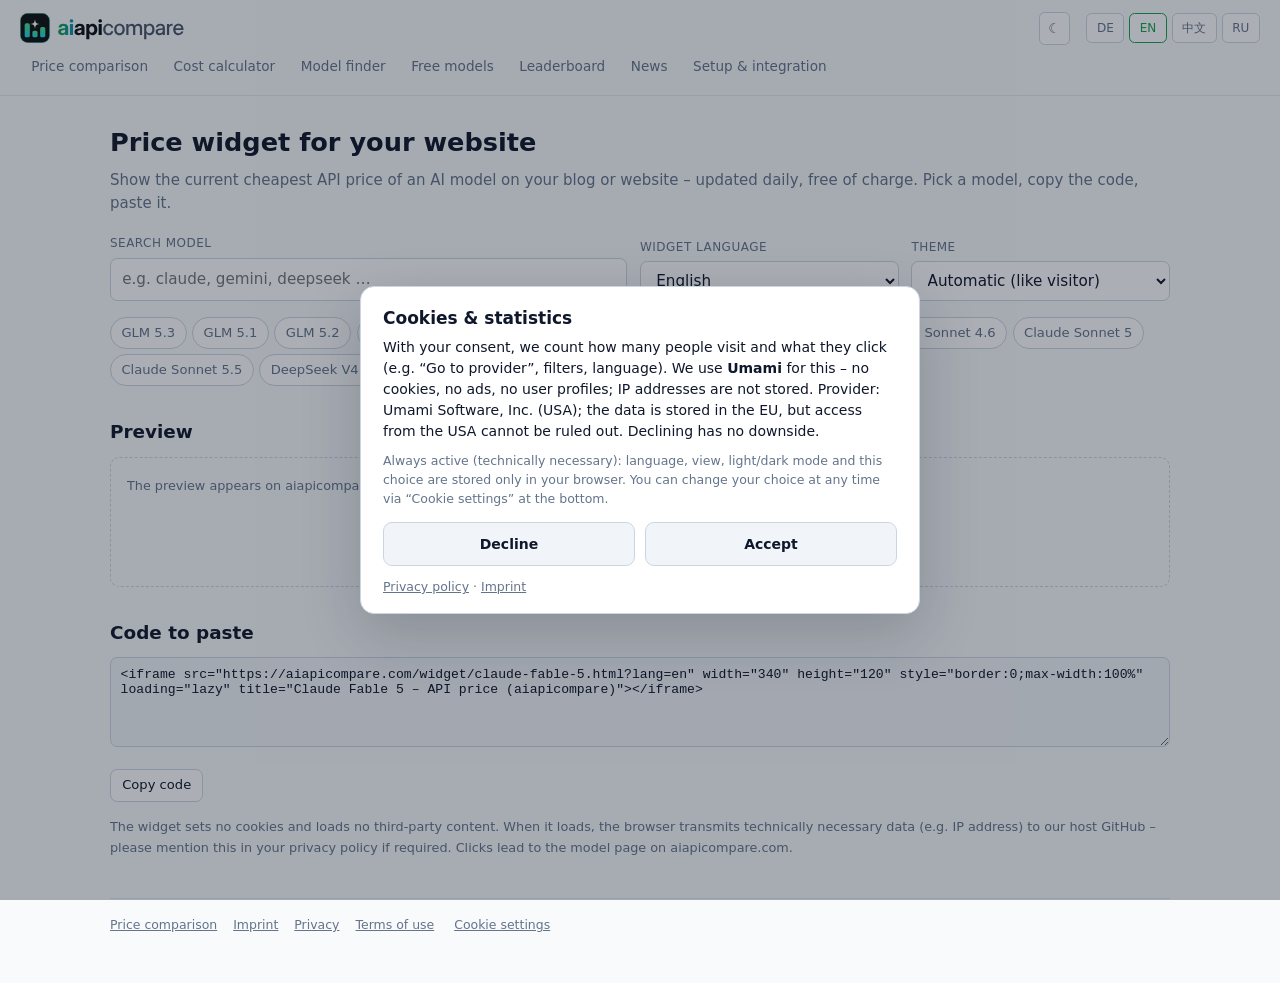
<file: einbetten.html>
<!DOCTYPE html>
<html lang="de">
<head>
<meta charset="UTF-8">
<meta name="viewport" content="width=device-width, initial-scale=1">
<title>Embed AI model prices on your website (free widget) – aiapicompare</title>
<meta name="description" content="Free price widget for blogs and websites: show the current cheapest API price of an AI model, updated daily. Copy the code and paste it.">
<link rel="icon" href="favicon.svg" type="image/svg+xml">
<link rel="apple-touch-icon" href="apple-touch-icon.png">
<meta property="og:image" content="https://aiapicompare.com/og-image.png">
<link rel="stylesheet" href="style.css">
<script src="theme.js"></script>
<style>
  .form{display:grid;grid-template-columns:2fr 1fr 1fr;gap:.8rem;align-items:end;margin:1rem 0}
  @media (max-width:700px){ .form{grid-template-columns:1fr} }
  .form label{display:block;font-size:.75rem;color:var(--muted);text-transform:uppercase;letter-spacing:.04em;margin-bottom:.3rem}
  .form input,.form select{width:100%;padding:.55rem .7rem;border:1px solid var(--border2);border-radius:.45rem;background:var(--input);color:var(--fg);font-size:.95rem}
  .treffer{display:flex;flex-wrap:wrap;gap:.35rem;margin:.4rem 0 1rem}
  .treffer button{padding:.3rem .65rem;border:1px solid var(--border2);border-radius:2rem;background:var(--input);cursor:pointer;font-size:.82rem;color:var(--muted)}
  .treffer button.active{border-color:var(--accent);color:var(--accent);background:var(--accent-bg)}
  .vorschau{padding:1rem;border:1px dashed var(--border2);border-radius:.6rem;margin:.6rem 0;min-height:130px}
  textarea{width:100%;min-height:90px;font-family:var(--mono);font-size:.82rem;padding:.6rem;border:1px solid var(--border2);border-radius:.45rem;background:var(--codebg,var(--input));color:var(--fg)}
  .hinweis{font-size:.8rem;color:var(--muted);line-height:1.6}
</style>
</head>
<body>
<div class="topbar">
  <a class="brand" href="index.html" aria-label="aiapicompare"><img class="logo-d" src="logo/logo.svg" alt="aiapicompare" width="166" height="30"><img class="logo-l" src="logo/logo-hell.svg" alt="aiapicompare" width="166" height="30"></a>
  <nav class="nav">
    <a href="index.html" data-t="nav_vergleich"></a>
    <a href="kosten.html" data-t="nav_kosten"></a>
    <a href="finder.html" data-t="nav_finder"></a>
    <a href="free.html" data-t="nav_gratis"></a>
    <a href="bestenliste.html" data-t="nav_best"></a>
    <a href="news.html" data-t="nav_news"></a>
    <a href="anbindung.html" data-t="nav_anbindung"></a>
  </nav>
  <button class="themebtn" title="Light / dark"><span class="ti-l">☀</span><span class="ti-d">☾</span></button>
  <div class="langbtns">
    <button data-lang="de">DE</button><button data-lang="en">EN</button><button data-lang="zh">中文</button><button data-lang="ru">RU</button>
  </div>
</div>

<div class="wrap">
  <h1 data-t="h1"></h1>
  <p class="lead" data-t="lead"></p>

  <div class="form">
    <div><label for="suche" data-t="modell"></label><input id="suche" type="search" autocomplete="off"></div>
    <div><label for="wlang" data-t="sprache"></label><select id="wlang"><option value="de">Deutsch</option><option value="en">English</option><option value="zh">中文</option><option value="ru">Русский</option></select></div>
    <div><label for="wtheme" data-t="design"></label><select id="wtheme"></select></div>
  </div>
  <div class="treffer" id="treffer"></div>

  <h2 data-t="h_vorschau"></h2>
  <div class="vorschau" id="vorschau"></div>
  <h2 data-t="h_code"></h2>
  <textarea id="code" readonly></textarea>
  <p><button class="btn" id="kopieren" data-t="kopieren"></button></p>
  <p class="hinweis" data-t="hinweis"></p>

  <div class="legal">
    <a href="index.html" data-t="nav_vergleich"></a><a href="impressum.html" data-t="impressum"></a><a href="datenschutz.html" data-t="datenschutz"></a>
  </div>
</div>

<script src="out/data.js"></script>
<script>
"use strict";
const D = window.API_DATEN || {};
const L10N = {
de:{h1:"Preis-Widget für deine Website", lead:"Zeige auf deinem Blog oder deiner Website den aktuellen günstigsten API-Preis eines KI-Modells – täglich automatisch aktualisiert, kostenlos. Modell wählen, Code kopieren, einfügen.",
  nav_vergleich:"Preisvergleich", nav_kosten:"Kostenrechner", nav_finder:"Modell-Finder", nav_gratis:"Kostenlose Modelle", nav_best:"Bestenliste", nav_news:"Neuigkeiten", nav_anbindung:"Anbindung & Einrichtung", impressum:"Impressum", datenschutz:"Datenschutz",
  modell:"Modell suchen", sprache:"Sprache des Widgets", design:"Design", h_vorschau:"Vorschau", h_code:"Code zum Einfügen", kopieren:"Code kopieren", kopiert:"Kopiert ✓",
  themes:{auto:"Automatisch (wie Besucher)", light:"Hell", dark:"Dunkel"}, ph:"z. B. claude, gemini, deepseek …",
  lokal:"Die Vorschau erscheint auf aiapicompare.com (die Widgets werden beim Zusammenbau der Website erzeugt).",
  hinweis:"Das Widget setzt keine Cookies und lädt keine fremden Inhalte. Beim Abruf überträgt der Browser technisch nötige Daten (z. B. IP-Adresse) an unseren Hoster GitHub – bitte erwähne das ggf. in deiner Datenschutzerklärung. Klicks führen zur Modellseite auf aiapicompare.com."},
en:{h1:"Price widget for your website", lead:"Show the current cheapest API price of an AI model on your blog or website – updated daily, free of charge. Pick a model, copy the code, paste it.",
  nav_vergleich:"Price comparison", nav_kosten:"Cost calculator", nav_finder:"Model finder", nav_gratis:"Free models", nav_best:"Leaderboard", nav_news:"News", nav_anbindung:"Setup & integration", impressum:"Imprint", datenschutz:"Privacy",
  modell:"Search model", sprache:"Widget language", design:"Theme", h_vorschau:"Preview", h_code:"Code to paste", kopieren:"Copy code", kopiert:"Copied ✓",
  themes:{auto:"Automatic (like visitor)", light:"Light", dark:"Dark"}, ph:"e.g. claude, gemini, deepseek …",
  lokal:"The preview appears on aiapicompare.com (widgets are generated when the website is built).",
  hinweis:"The widget sets no cookies and loads no third-party content. When it loads, the browser transmits technically necessary data (e.g. IP address) to our host GitHub – please mention this in your privacy policy if required. Clicks lead to the model page on aiapicompare.com."},
zh:{h1:"适用于你网站的价格小组件", lead:"在你的博客或网站上显示某个 AI 模型当前最低的 API 价格——每日自动更新，免费。选择模型，复制代码，粘贴即可。",
  nav_vergleich:"价格对比", nav_kosten:"成本计算器", nav_finder:"模型推荐", nav_gratis:"免费模型", nav_best:"排行榜", nav_news:"动态", nav_anbindung:"接入与配置", impressum:"网站信息", datenschutz:"隐私政策",
  modell:"搜索模型", sprache:"小组件语言", design:"外观", h_vorschau:"预览", h_code:"嵌入代码", kopieren:"复制代码", kopiert:"已复制 ✓",
  themes:{auto:"自动（跟随访客）", light:"浅色", dark:"深色"}, ph:"如 claude、gemini、deepseek …",
  lokal:"预览将在 aiapicompare.com 上显示（小组件在构建网站时生成）。",
  hinweis:"小组件不使用 Cookie，也不加载第三方内容。加载时浏览器会向我们的托管商 GitHub 传输技术上必要的数据（如 IP 地址）——如有需要，请在你的隐私政策中说明。点击将进入 aiapicompare.com 上的模型页面。"},
ru:{h1:"Виджет цен для вашего сайта", lead:"Показывайте на блоге или сайте актуальную самую низкую цену API для AI-модели – ежедневно обновляется, бесплатно. Выберите модель, скопируйте код, вставьте.",
  nav_vergleich:"Сравнение цен", nav_kosten:"Калькулятор", nav_finder:"Подбор модели", nav_gratis:"Бесплатные модели", nav_best:"Рейтинг", nav_news:"Новости", nav_anbindung:"Подключение", impressum:"Импрессум", datenschutz:"Конфиденциальность",
  modell:"Найти модель", sprache:"Язык виджета", design:"Оформление", h_vorschau:"Предпросмотр", h_code:"Код для вставки", kopieren:"Скопировать код", kopiert:"Скопировано ✓",
  themes:{auto:"Автоматически (как у посетителя)", light:"Светлое", dark:"Тёмное"}, ph:"напр. claude, gemini, deepseek …",
  lokal:"Предпросмотр появится на aiapicompare.com (виджеты создаются при сборке сайта).",
  hinweis:"Виджет не использует cookies и не загружает сторонний контент. При загрузке браузер передаёт технически необходимые данные (например, IP-адрес) нашему хостингу GitHub – при необходимости укажите это в своей политике конфиденциальности. Клик ведёт на страницу модели на aiapicompare.com."}
};
function slug(k){ return String(k).replace(/:free$/, "").replace(/^media-/, "").toLowerCase().replace(/[^a-z0-9-]+/g, "-").replace(/-+/g, "-").replace(/^-|-$/g, ""); }
// Modelle (eine Zeile je Modellseite)
const MODELLE = {};
Object.keys(D).forEach(function(q){
  if (q === "meta" || typeof D[q] !== "object") return;
  Object.keys(D[q]).forEach(function(k){
    const s = slug(k); if (!s) return;
    const n = String(D[q][k].name || D[q][k].roh_id || k).replace(/^[^:]{1,30}:\s*/, "").replace(/\s*\((free|kostenlos)\)\s*$/i, "");
    const m = MODELLE[s] = MODELLE[s] || {s:s, n:n, anz:0};
    m.anz++;
  });
});
const LISTE = Object.keys(MODELLE).map(function(s){ return MODELLE[s]; }).sort(function(a, b){ return b.anz - a.anz || a.n.localeCompare(b.n); });

function lsGet(k){ try { return localStorage.getItem(k); } catch(e){ return null; } }
function lsSet(k,v){ try { localStorage.setItem(k,v); } catch(e){} }
let lang = lsGet("lang") || (navigator.language || "").slice(0,2);
if (!L10N[lang]) lang = "en";
const S = {s:"", q:"", wlang:lang, theme:"auto"};
S.s = (LISTE.filter(function(m){ return /claude|gpt|gemini/.test(m.s); })[0] || LISTE[0] || {s:""}).s;
function esc(s){ return String(s).replace(/&/g,"&amp;").replace(/</g,"&lt;").replace(/>/g,"&gt;").replace(/"/g,"&quot;"); }

function code(){
  const url = "https://aiapicompare.com/widget/" + S.s + ".html?lang=" + S.wlang + (S.theme !== "auto" ? "&theme=" + S.theme : "");
  return '<iframe src="' + url + '" width="340" height="120" style="border:0;max-width:100%" loading="lazy" title="' + esc((MODELLE[S.s] || {}).n || S.s) + ' – API price (aiapicompare)"></iframe>';
}
function render(){
  const T = L10N[lang];
  document.documentElement.lang = lang === "zh" ? "zh-CN" : lang;
  document.title = T.h1 + " – aiapicompare";
  document.querySelectorAll("[data-t]").forEach(function(el){ el.textContent = T[el.dataset.t]; });
  document.querySelectorAll(".langbtns button").forEach(function(b){ b.classList.toggle("active", b.dataset.lang === lang); });
  document.getElementById("suche").placeholder = T.ph;
  document.getElementById("wtheme").innerHTML = Object.keys(T.themes).map(function(k){ return '<option value="'+k+'"'+(k === S.theme ? " selected" : "")+'>'+T.themes[k]+'</option>'; }).join("");
  document.getElementById("wlang").value = S.wlang;
  const q = S.q.trim().toLowerCase();
  const treffer = (q ? LISTE.filter(function(m){ return (m.n + " " + m.s).toLowerCase().indexOf(q) >= 0; }) : LISTE).slice(0, 14);
  if (treffer.length && !treffer.some(function(m){ return m.s === S.s; }) && q) S.s = treffer[0].s;
  document.getElementById("treffer").innerHTML = treffer.map(function(m){ return '<button data-s="'+m.s+'" class="'+(m.s === S.s ? "active" : "")+'">'+esc(m.n)+'</button>'; }).join("");
  const c = code();
  document.getElementById("code").value = c;
  document.getElementById("vorschau").innerHTML = window.MODELLSEITEN
    ? '<iframe src="widget/' + S.s + '.html?lang=' + S.wlang + (S.theme !== "auto" ? "&theme=" + S.theme : "") + '" width="340" height="120" style="border:0;max-width:100%" title="Vorschau"></iframe>'
    : '<span class="hinweis">' + T.lokal + '</span>';
}
document.addEventListener("click", function(e){
  const l = e.target.closest("button[data-lang]");
  if (l){ lang = l.dataset.lang; lsSet("lang", lang); render(); return; }
  const m = e.target.closest("button[data-s]");
  if (m){ S.s = m.dataset.s; render(); }
});
document.getElementById("suche").addEventListener("input", function(e){ S.q = e.target.value; render(); });
document.getElementById("wlang").addEventListener("change", function(e){ S.wlang = e.target.value; render(); });
document.getElementById("wtheme").addEventListener("change", function(e){ S.theme = e.target.value; render(); });
document.getElementById("kopieren").addEventListener("click", function(){
  const t = document.getElementById("code"), b = document.getElementById("kopieren");
  const ok = function(){ b.textContent = L10N[lang].kopiert; setTimeout(function(){ b.textContent = L10N[lang].kopieren; }, 1500); };
  if (navigator.clipboard && navigator.clipboard.writeText) navigator.clipboard.writeText(t.value).then(ok, function(){});
  else { t.select(); try { document.execCommand("copy"); ok(); } catch(err){} }
});
render();
</script>
<script src="config.js"></script>
<script src="einwilligung.js"></script>
</body>
</html>
</file>
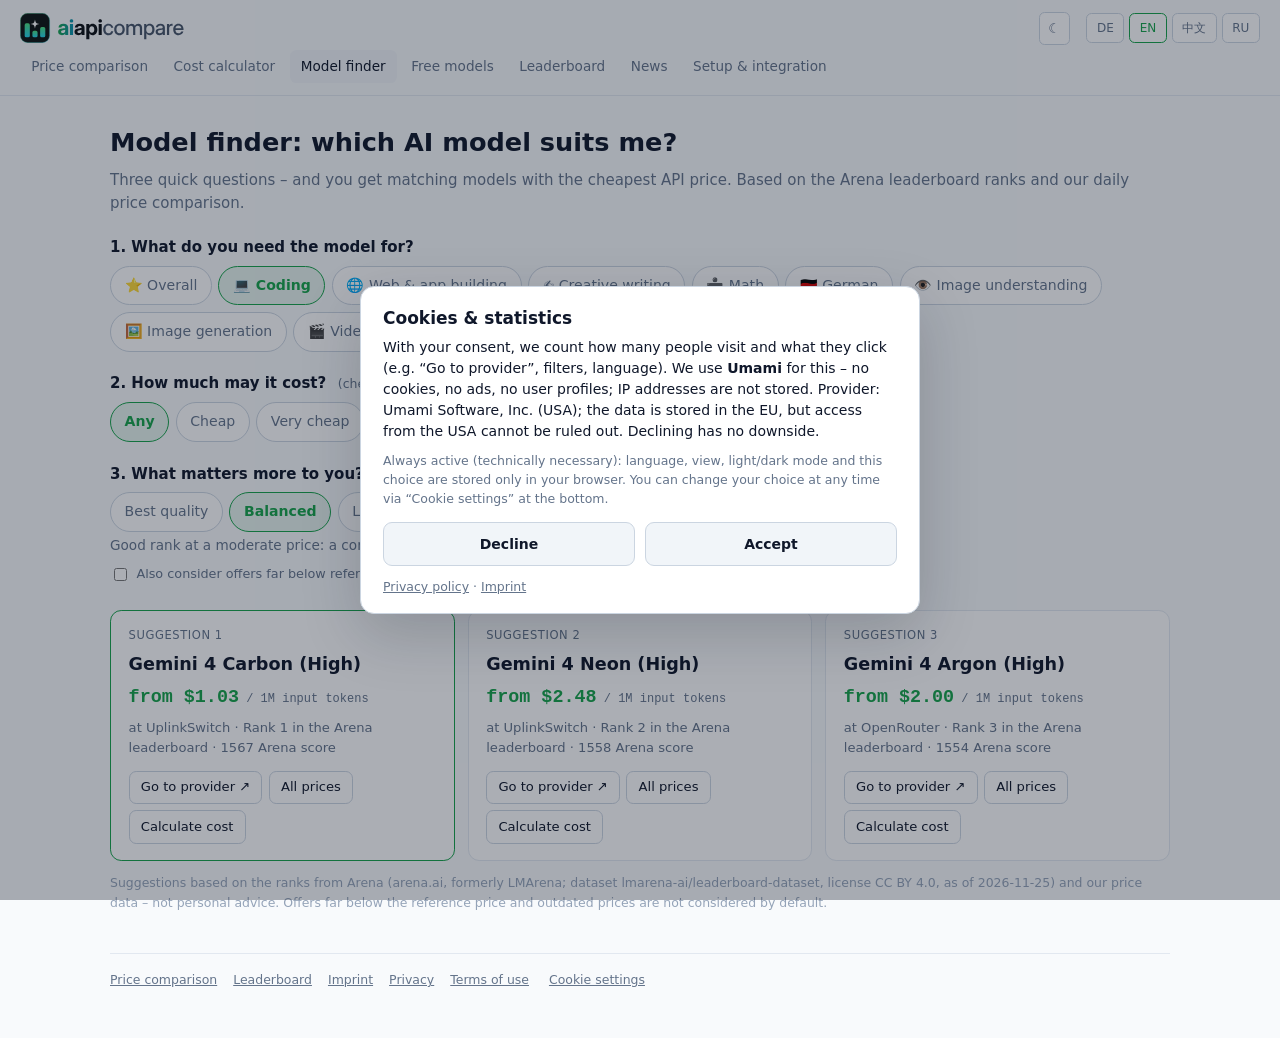
<file: finder.html>
<!DOCTYPE html>
<html lang="de">
<head>
<meta charset="UTF-8">
<meta name="viewport" content="width=device-width, initial-scale=1">
<title>AI model finder: which AI model suits me? – aiapicompare</title>
<meta name="description" content="Three quick questions – use case, budget, quality vs. price – and you get matching AI models with the cheapest API price, based on the Arena leaderboard.">
<link rel="icon" href="favicon.svg" type="image/svg+xml">
<link rel="apple-touch-icon" href="apple-touch-icon.png">
<meta property="og:image" content="https://aiapicompare.com/og-image.png">
<link rel="stylesheet" href="style.css">
<script src="theme.js"></script>
<style>
  .frage{margin:1.3rem 0 .4rem;font-weight:700}
  .frage small{font-weight:400;color:var(--muted);margin-left:.4rem}
  .chips{display:flex;flex-wrap:wrap;gap:.4rem}
  .chips button{padding:.5rem .85rem;border:1px solid var(--border2);border-radius:2rem;background:var(--input);cursor:pointer;font-size:.88rem;color:var(--muted)}
  .chips button:hover{border-color:var(--accent);color:var(--fg)}
  .chips button.active{border-color:var(--accent);color:var(--accent);background:var(--accent-bg);font-weight:600}
  .ergebnisse{display:grid;grid-template-columns:repeat(auto-fit,minmax(260px,1fr));gap:.8rem;margin:1.4rem 0 .6rem}
  .vorschlag{border:1px solid var(--border);border-radius:.7rem;background:var(--panel);padding:1rem 1.1rem;display:flex;flex-direction:column;gap:.35rem}
  .vorschlag.erste{border-color:var(--accent)}
  .vorschlag .nr{font-size:.72rem;color:var(--muted);text-transform:uppercase;letter-spacing:.05em}
  .vorschlag .name{font-size:1.1rem;font-weight:700}
  .vorschlag .preis{font-family:var(--mono);font-size:1.15rem;font-weight:700;color:var(--accent)}
  .vorschlag .preis small{font-family:inherit;font-size:.75rem;font-weight:500;color:var(--muted)}
  .vorschlag .info{font-size:.82rem;color:var(--muted)}
  .vorschlag .aktionen{display:flex;flex-wrap:wrap;gap:.4rem;margin-top:.4rem}
  .vorschlag .aktionen a{font-size:.82rem}
  .hinweis{font-size:.78rem;color:var(--dim);line-height:1.6}
  .leer{padding:1.2rem;border:1px dashed var(--border2);border-radius:.6rem;color:var(--muted);margin:1.4rem 0}
  .warum{font-size:.85rem;color:var(--muted);margin:.2rem 0 0}
  .auffopt{display:inline-flex;gap:.4rem;align-items:center;font-size:.8rem;color:var(--muted);margin-top:.5rem;cursor:pointer}
</style>
</head>
<body>
<div class="topbar">
  <a class="brand" href="index.html" aria-label="aiapicompare"><img class="logo-d" src="logo/logo.svg" alt="aiapicompare" width="166" height="30"><img class="logo-l" src="logo/logo-hell.svg" alt="aiapicompare" width="166" height="30"></a>
  <nav class="nav">
    <a href="index.html" data-t="nav_vergleich"></a>
    <a href="kosten.html" data-t="nav_kosten"></a>
    <a href="finder.html" class="active" data-t="nav_finder"></a>
    <a href="free.html" data-t="nav_gratis"></a>
    <a href="bestenliste.html" data-t="nav_best"></a>
    <a href="news.html" data-t="nav_news"></a>
    <a href="anbindung.html" data-t="nav_anbindung"></a>
  </nav>
  <button class="themebtn" title="Light / dark"><span class="ti-l">☀</span><span class="ti-d">☾</span></button>
  <div class="langbtns">
    <button data-lang="de">DE</button><button data-lang="en">EN</button><button data-lang="zh">中文</button><button data-lang="ru">RU</button>
  </div>
</div>

<div class="wrap">
  <h1 data-t="h1"></h1>
  <p class="lead" data-t="lead"></p>

  <div class="frage">1. <span data-t="f1"></span></div><div class="chips" id="c1"></div>
  <div class="frage">2. <span data-t="f2"></span> <small id="f2u"></small></div><div class="chips" id="c2"></div>
  <div class="frage">3. <span data-t="f3"></span></div><div class="chips" id="c3"></div>

  <p class="warum" id="warum"></p>
  <label class="auffopt"><input type="checkbox" id="auff"> <span data-t="auch_auff"></span> <a href="methodik.html" style="color:inherit">ⓘ</a></label>
  <div id="ergebnis"></div>
  <p class="hinweis" id="hinweis"></p>

  <div class="legal">
    <a href="index.html" data-t="nav_vergleich"></a><a href="bestenliste.html" data-t="nav_best"></a><a href="impressum.html" data-t="impressum"></a><a href="datenschutz.html" data-t="datenschutz"></a>
  </div>
</div>

<script src="config.js"></script>
<script src="out/data.js"></script>
<script src="referenz.js"></script>
<script src="out/staerken.js"></script>
<script src="bereiche.js"></script>
<script>
"use strict";
const D = window.API_DATEN || {};
const ST = window.STAERKEN || null;
const C = window.SITE_CONFIG || {
  linkHtml:function(k,u,t,c){ return u ? '<a class="'+(c||"")+'" href="'+u+'" target="_blank" rel="noopener">'+t+'</a>' : ""; }};
const QUELLEN = {openrouter:"OpenRouter", uplinkswitch:"UplinkSwitch", anymodel:"AnyModel", nanogpt:"NanoGPT", chutes:"Chutes",
  deepinfra:"DeepInfra", novita:"Novita AI", cometapi:"CometAPI", kyma:"Kyma API"};
// Anwendungsfälle -> Bereiche der Bestenliste
const ZWECKE = ["allround","coding","webdev","creative","math","deutsch","vision","bild","video"];
// Budget-Grenzen je Preisart (Text: $/1M Input, Bild: $/Bild, Video: $/Sekunde)
const BUDGET = {egal:{text:Infinity, bild:Infinity, video:Infinity}, guenstig:{text:1, bild:0.05, video:0.1}, sehrguenstig:{text:0.2, bild:0.02, video:0.03}, frei:{text:0, bild:0, video:0}};

const L10N = {
de:{h1:"Modell-Finder: Welches KI-Modell passt zu mir?", lead:"Drei kurze Fragen – und du bekommst passende Modelle mit dem günstigsten API-Preis. Grundlage sind die Platzierungen der Arena-Bestenliste und unser täglicher Preisvergleich.",
  nav_vergleich:"Preisvergleich", nav_kosten:"Kostenrechner", nav_finder:"Modell-Finder", nav_gratis:"Kostenlose Modelle", nav_best:"Bestenliste", nav_news:"Neuigkeiten", nav_anbindung:"Anbindung & Einrichtung", impressum:"Impressum", datenschutz:"Datenschutz",
  f1:"Wofür brauchst du das Modell?", f2:"Wie viel darf es kosten?", f3:"Was ist dir wichtiger?", auch_auff:"Auch Angebote weit unter Referenzpreis berücksichtigen ⚠",
  budget:{egal:"Egal", guenstig:"Günstig", sehrguenstig:"Sehr günstig", frei:"Kostenlos"},
  budget_info:{text:"(günstig: bis $1, sehr günstig: bis $0.20 pro 1 Mio. Input-Token)", bild:"(günstig: bis $0.05, sehr günstig: bis $0.02 pro Bild)", video:"(günstig: bis $0.10, sehr günstig: bis $0.03 pro Sekunde)"},
  prio:{qualitaet:"Beste Qualität", ausgewogen:"Ausgewogen", preis:"Möglichst günstig"},
  warum:{qualitaet:"Sortiert nach Platzierung in der Arena-Bestenliste – innerhalb deines Budgets.", ausgewogen:"Gute Platzierung bei moderatem Preis: Kombination aus Arena-Punkten und Preis.", preis:"Die günstigsten Modelle unter den 20 bestplatzierten – innerhalb deines Budgets."},
  vorschlag:"Vorschlag", platz:function(p){ return "Platz " + p + " in der Arena-Bestenliste"; }, punkte:"Arena-Punkte", ab:"ab", bei:"bei", gratis:"kostenlos",
  pauschal:" / 1 Mio. Token (Pauschalpreis)", pro:{text:" / 1 Mio. Input-Token", bild:" pro Bild", video:" pro Sekunde"}, zum:"Zum Anbieter ↗", vergleichen:"Alle Preise", modellseite:"Modellseite", kosten:"Kosten berechnen",
  leer:"Für diese Kombination gibt es kein passendes Modell mit Preis bei unseren Anbietern. Probiere ein höheres Budget.",
  frei_media:"Kostenlose Bild- und Video-Modelle gibt es bei unseren Anbietern derzeit nicht.",
  keine:"Der Modell-Finder braucht die Bestenliste – sie wird beim nächsten täglichen Datenabruf erstellt.",
  hinweis:function(m){ return "Vorschläge auf Basis der Platzierungen von Arena (arena.ai, ehemals LMArena; Datensatz lmarena-ai/leaderboard-dataset, Lizenz CC BY 4.0, Stand " + m.stand + ") und unserer Preisdaten – keine persönliche Beratung. Angebote weit unter dem Referenzpreis und veraltete Preise werden standardmäßig nicht berücksichtigt."; }},
en:{h1:"Model finder: which AI model suits me?", lead:"Three quick questions – and you get matching models with the cheapest API price. Based on the Arena leaderboard ranks and our daily price comparison.",
  nav_vergleich:"Price comparison", nav_kosten:"Cost calculator", nav_finder:"Model finder", nav_gratis:"Free models", nav_best:"Leaderboard", nav_news:"News", nav_anbindung:"Setup & integration", impressum:"Imprint", datenschutz:"Privacy",
  f1:"What do you need the model for?", f2:"How much may it cost?", f3:"What matters more to you?", auch_auff:"Also consider offers far below reference price ⚠",
  budget:{egal:"Any", guenstig:"Cheap", sehrguenstig:"Very cheap", frei:"Free"},
  budget_info:{text:"(cheap: up to $1, very cheap: up to $0.20 per 1M input tokens)", bild:"(cheap: up to $0.05, very cheap: up to $0.02 per image)", video:"(cheap: up to $0.10, very cheap: up to $0.03 per second)"},
  prio:{qualitaet:"Best quality", ausgewogen:"Balanced", preis:"Lowest price"},
  warum:{qualitaet:"Sorted by Arena leaderboard rank – within your budget.", ausgewogen:"Good rank at a moderate price: a combination of Arena score and price.", preis:"The cheapest models among the 20 best-ranked – within your budget."},
  vorschlag:"Suggestion", platz:function(p){ return "Rank " + p + " in the Arena leaderboard"; }, punkte:"Arena score", ab:"from", bei:"at", gratis:"free",
  pauschal:" / 1M tokens (flat price)", pro:{text:" / 1M input tokens", bild:" per image", video:" per second"}, zum:"Go to provider ↗", vergleichen:"All prices", modellseite:"Model page", kosten:"Calculate cost",
  leer:"There is no matching model with a price at our providers for this combination. Try a higher budget.",
  frei_media:"There are currently no free image or video models at our providers.",
  keine:"The model finder needs the leaderboard – it will be created with the next daily data update.",
  hinweis:function(m){ return "Suggestions based on the ranks from Arena (arena.ai, formerly LMArena; dataset lmarena-ai/leaderboard-dataset, license CC BY 4.0, as of " + m.stand + ") and our price data – not personal advice. Offers far below the reference price and outdated prices are not considered by default."; }},
zh:{h1:"模型推荐：哪个 AI 模型适合我？", lead:"回答三个简单问题，即可获得合适的模型及最低 API 价格。依据 Arena 排行榜名次和我们的每日价格对比。",
  nav_vergleich:"价格对比", nav_kosten:"成本计算器", nav_finder:"模型推荐", nav_gratis:"免费模型", nav_best:"排行榜", nav_news:"动态", nav_anbindung:"接入与配置", impressum:"网站信息", datenschutz:"隐私政策",
  f1:"你需要模型做什么？", f2:"预算是多少？", f3:"你更看重什么？", auch_auff:"同时考虑远低于参考价的报价 ⚠",
  budget:{egal:"不限", guenstig:"便宜", sehrguenstig:"非常便宜", frei:"免费"},
  budget_info:{text:"（便宜：每百万输入 Token 最多 $1，非常便宜：最多 $0.20）", bild:"（便宜：每张最多 $0.05，非常便宜：最多 $0.02）", video:"（便宜：每秒最多 $0.10，非常便宜：最多 $0.03）"},
  prio:{qualitaet:"最佳质量", ausgewogen:"均衡", preis:"最低价格"},
  warum:{qualitaet:"按 Arena 排行榜名次排序——在你的预算内。", ausgewogen:"名次好且价格适中：综合 Arena 分数与价格。", preis:"排名前 20 中最便宜的模型——在你的预算内。"},
  vorschlag:"推荐", platz:function(p){ return "Arena 排行榜第 " + p + " 名"; }, punkte:"Arena 分数", ab:"起", bei:"于", gratis:"免费",
  pauschal:" / 百万 Token（统一价）", pro:{text:" / 百万输入 Token", bild:" / 张", video:" / 秒"}, zum:"前往提供商 ↗", vergleichen:"全部价格", modellseite:"模型页面", kosten:"计算费用",
  leer:"此组合下没有在我们提供商处有价格的合适模型。请尝试提高预算。",
  frei_media:"我们的提供商目前没有免费的图像或视频模型。",
  keine:"模型推荐需要排行榜数据——将在下一次每日数据更新时生成。",
  hinweis:function(m){ return "推荐依据 Arena（arena.ai，原 LMArena；数据集 lmarena-ai/leaderboard-dataset，CC BY 4.0 许可，数据日期 " + m.stand + "）的名次和我们的价格数据——并非个人建议。默认不考虑远低于参考价的报价和过时价格。"; }},
ru:{h1:"Подбор модели: какая AI-модель мне подходит?", lead:"Три коротких вопроса – и вы получите подходящие модели с самой низкой ценой API. На основе мест в рейтинге Arena и нашего ежедневного сравнения цен.",
  nav_vergleich:"Сравнение цен", nav_kosten:"Калькулятор", nav_finder:"Подбор модели", nav_gratis:"Бесплатные модели", nav_best:"Рейтинг", nav_news:"Новости", nav_anbindung:"Подключение", impressum:"Импрессум", datenschutz:"Конфиденциальность",
  f1:"Для чего нужна модель?", f2:"Сколько она может стоить?", f3:"Что для вас важнее?", auch_auff:"Учитывать предложения намного ниже эталона ⚠",
  budget:{egal:"Неважно", guenstig:"Дёшево", sehrguenstig:"Очень дёшево", frei:"Бесплатно"},
  budget_info:{text:"(дёшево: до $1, очень дёшево: до $0.20 за 1 млн входных токенов)", bild:"(дёшево: до $0.05, очень дёшево: до $0.02 за изображение)", video:"(дёшево: до $0.10, очень дёшево: до $0.03 за секунду)"},
  prio:{qualitaet:"Лучшее качество", ausgewogen:"Баланс", preis:"Самая низкая цена"},
  warum:{qualitaet:"По месту в рейтинге Arena – в рамках бюджета.", ausgewogen:"Хорошее место при умеренной цене: сочетание баллов Arena и цены.", preis:"Самые дешёвые среди 20 лучших – в рамках бюджета."},
  vorschlag:"Вариант", platz:function(p){ return "Место " + p + " в рейтинге Arena"; }, punkte:"Баллы Arena", ab:"от", bei:"у", gratis:"бесплатно",
  pauschal:" / 1 млн токенов (единая цена)", pro:{text:" / 1 млн входных токенов", bild:" за изображение", video:" за секунду"}, zum:"К поставщику ↗", vergleichen:"Все цены", modellseite:"Страница модели", kosten:"Рассчитать расходы",
  leer:"Для этой комбинации нет подходящей модели с ценой у наших поставщиков. Попробуйте больший бюджет.",
  frei_media:"Бесплатных моделей для изображений и видео у наших поставщиков сейчас нет.",
  keine:"Для подбора нужен рейтинг – он будет создан при следующем ежедневном обновлении данных.",
  hinweis:function(m){ return "Варианты на основе мест Arena (arena.ai, ранее LMArena; набор данных lmarena-ai/leaderboard-dataset, лицензия CC BY 4.0, данные на " + m.stand + ") и наших цен – не персональная консультация. Предложения намного ниже эталонной цены и устаревшие цены по умолчанию не учитываются."; }}
};

/* ---------- Angebote (wie in der Bestenliste) ---------- */
const ANGEBOTE = {};
Object.keys(QUELLEN).forEach(function(q){
  const src = D[q] || {};
  Object.keys(src).forEach(function(k){
    const v = src[k], basis = k.replace(/:free$/, "");
    const a = {q:q, roh:v.roh_id || k, url:v.url || (q === "openrouter" ? "https://openrouter.ai/" + (v.roh_id || k) : ""),
      inp: typeof v.in === "number" ? v.in : null, ab: (typeof v.in !== "number" && typeof v.price === "number") ? v.price : null,
      mp: typeof v.media_preis === "number" ? v.media_preis : null, e: v.einheit || "", g: !!v.gratis, df: v.dauer_fix || 0, k: k};
    a.ps = a.mp !== null ? (a.e === "second" ? a.mp : (a.e === "generation" && a.df ? a.mp / a.df : null)) : null;
    a.ok = window.REFERENZ ? window.REFERENZ.ok(q, k) : true;   // nicht weit unter Referenzpreis, Daten aktuell
    (ANGEBOTE[basis] = ANGEBOTE[basis] || []).push(a);
  });
});
function preisVon(a, art){ if (art === "text") return a.g ? 0 : (a.inp !== null ? a.inp : a.ab); if (art === "bild") return a.e === "image" ? a.mp : null; return a.ps; }
function angebot(keys, art, frei){
  let best = null;
  (keys || []).forEach(function(k){
    if (art !== "text" && !/^media-/.test(k)) return;
    (ANGEBOTE[k] || []).forEach(function(a){
      if (!a.ok && !S.auff) return;
      const p = preisVon(a, art);
      if (p === null || p === undefined) return;
      if (frei ? p !== 0 : p === 0) return;
      if (!best || p < best.p) best = {a:a, p:p, k:k};
    });
  });
  return best;
}
function slug(k){ return String(k).replace(/:free$/, "").replace(/^media-/, "").toLowerCase().replace(/[^a-z0-9-]+/g, "-").replace(/-+/g, "-").replace(/^-|-$/g, ""); }

/* ---------- Zustand ---------- */
function lsGet(k){ try { return localStorage.getItem(k); } catch(e){ return null; } }
function lsSet(k,v){ try { localStorage.setItem(k,v); } catch(e){} }
let lang = lsGet("lang") || (navigator.language || "").slice(0,2);
if (!L10N[lang]) lang = "en";
const S = {zweck:"coding", budget:"egal", prio:"ausgewogen", auff:false};
function ausHash(){ const p = new URLSearchParams(location.hash.slice(1)); ["zweck","budget","prio"].forEach(function(k){ if (p.get(k)) S[k] = p.get(k); }); }
ausHash();
window.addEventListener("hashchange", function(){ ausHash(); render(); });
function esc(s){ return String(s).replace(/&/g,"&amp;").replace(/</g,"&lt;").replace(/>/g,"&gt;").replace(/"/g,"&quot;"); }
function fmtP(n){ return "$" + (n >= 100 ? n.toFixed(0) : n >= 1 ? n.toFixed(2) : n >= 0.01 ? n.toFixed(3) : n.toFixed(4)); }
function bereichName(k){ const b = (window.BEREICHE || []).filter(function(x){ return x.k === k; })[0]; return b ? b.ico + " " + (b[lang] || b.en) : k; }
function pfad(){ return lang === "en" ? "" : lang + "/"; }

function vorschlaege(){
  const B = ST.bereiche[S.zweck]; if (!B) return [];
  const art = B.art, frei = S.budget === "frei", grenze = BUDGET[S.budget][art];
  let kand = B.liste.map(function(x){ return {x:x, o:angebot(x.k, art, frei)}; }).filter(function(z){ return z.o && (frei || z.o.p <= grenze); });
  if (S.prio === "qualitaet") return kand.slice(0, 3);
  if (S.prio === "preis") return kand.filter(function(z){ return z.x.p <= 20; }).sort(function(a, b){ return a.o.p - b.o.p || a.x.p - b.x.p; }).slice(0, 3);
  // ausgewogen: Punkte und (logarithmischer) Preis gleich gewichtet, nur die ersten 30 Plätze
  kand = kand.filter(function(z){ return z.x.p <= 30 && z.x.r !== null; });
  if (kand.length <= 3) return kand;
  const rs = kand.map(function(z){ return z.x.r; }), ps = kand.map(function(z){ return Math.log10(Math.max(z.o.p, 1e-6)); });
  const rmin = Math.min.apply(null, rs), rmax = Math.max.apply(null, rs), pmin = Math.min.apply(null, ps), pmax = Math.max.apply(null, ps);
  kand.forEach(function(z, i){ z.s = (rmax > rmin ? (z.x.r - rmin) / (rmax - rmin) : 1) - 0.5 * (pmax > pmin ? (ps[i] - pmin) / (pmax - pmin) : 0); });
  return kand.sort(function(a, b){ return b.s - a.s; }).slice(0, 3);
}

function render(){
  const T = L10N[lang];
  document.documentElement.lang = lang === "zh" ? "zh-CN" : lang;
  document.title = T.h1 + " – aiapicompare";
  document.querySelectorAll("[data-t]").forEach(function(el){ el.textContent = T[el.dataset.t]; });
  document.querySelectorAll(".langbtns button").forEach(function(b){ b.classList.toggle("active", b.dataset.lang === lang); });
  if (!BUDGET[S.budget]) S.budget = "egal";
  if (!T.prio[S.prio]) S.prio = "ausgewogen";
  if (!ST){ document.getElementById("ergebnis").innerHTML = '<div class="leer">'+T.keine+'</div>'; return; }
  const zwecke = ZWECKE.filter(function(k){ return ST.bereiche[k]; });
  if (zwecke.indexOf(S.zweck) < 0) S.zweck = zwecke[0];
  const art = ST.bereiche[S.zweck].art;
  const chips = function(id, liste, key, label){ document.getElementById(id).innerHTML = liste.map(function(k){
    return '<button data-k="'+key+'" data-v="'+k+'" class="'+(S[key] === k ? "active" : "")+'">'+esc(label(k))+'</button>'; }).join(""); };
  chips("c1", zwecke, "zweck", bereichName);
  chips("c2", Object.keys(BUDGET), "budget", function(k){ return T.budget[k]; });
  chips("c3", Object.keys(T.prio), "prio", function(k){ return T.prio[k]; });
  document.getElementById("f2u").textContent = T.budget_info[art];
  document.getElementById("warum").textContent = T.warum[S.prio];
  const v = vorschlaege();
  let h;
  if (!v.length) h = '<div class="leer">'+(S.budget === "frei" && art !== "text" ? T.frei_media : T.leer)+'</div>';
  else h = '<div class="ergebnisse">' + v.map(function(z, i){
    const a = z.o.a, preis = z.o.p === 0 ? esc(T.gratis) : esc(T.ab + " " + fmtP(z.o.p)) + '<small>' + esc(art === "text" && a.inp === null && !a.g ? T.pauschal : T.pro[art]) + '</small>';
    const name = z.x.n;
    return '<div class="vorschlag'+(i === 0 ? " erste" : "")+'"><span class="nr">'+T.vorschlag+' '+(i+1)+'</span>'+
      '<span class="name">'+esc(name)+'</span>'+
      '<span class="preis">'+preis+'</span>'+
      '<span class="info">'+T.bei+' '+esc(QUELLEN[a.q])+' · '+esc(T.platz(z.x.p))+' · '+(z.x.r || "—")+' '+esc(T.punkte)+'</span>'+
      (window.REFERENZ && !a.ok ? '<span>'+window.REFERENZ.tags(a.q, a.k, lang, "")+'</span>' : '')+
      '<div class="aktionen">'+C.linkHtml(a.q, a.url, T.zum, "btn", QUELLEN[a.q])+
        '<a class="btn" href="index.html#q='+encodeURIComponent(name.replace(/\([^)]*\)/g, "").trim())+'">'+T.vergleichen+'</a>'+
        (window.MODELLSEITEN ? '<a class="btn" href="'+pfad()+'models/'+slug(z.o.k)+'.html">'+T.modellseite+'</a>' : '')+
        (art === "text" ? '<a class="btn" href="kosten.html#modus=text&modell='+encodeURIComponent(name.replace(/\([^)]*\)/g, "").trim())+'">'+T.kosten+'</a>' : '')+
      '</div></div>';
  }).join("") + '</div>';
  document.getElementById("ergebnis").innerHTML = h;
  document.getElementById("hinweis").textContent = T.hinweis(ST.meta);
  try { history.replaceState(null, "", "#zweck=" + S.zweck + "&budget=" + S.budget + "&prio=" + S.prio); } catch(e){}
}
document.addEventListener("click", function(e){
  const l = e.target.closest("button[data-lang]");
  if (l){ lang = l.dataset.lang; lsSet("lang", lang); render(); return; }
  const c = e.target.closest("button[data-k]");
  if (c){ S[c.dataset.k] = c.dataset.v; render(); }
});
document.getElementById("auff").addEventListener("change", function(e){ S.auff = e.target.checked; render(); });
render();
</script>
<script src="einwilligung.js"></script>
</body>
</html>
</file>
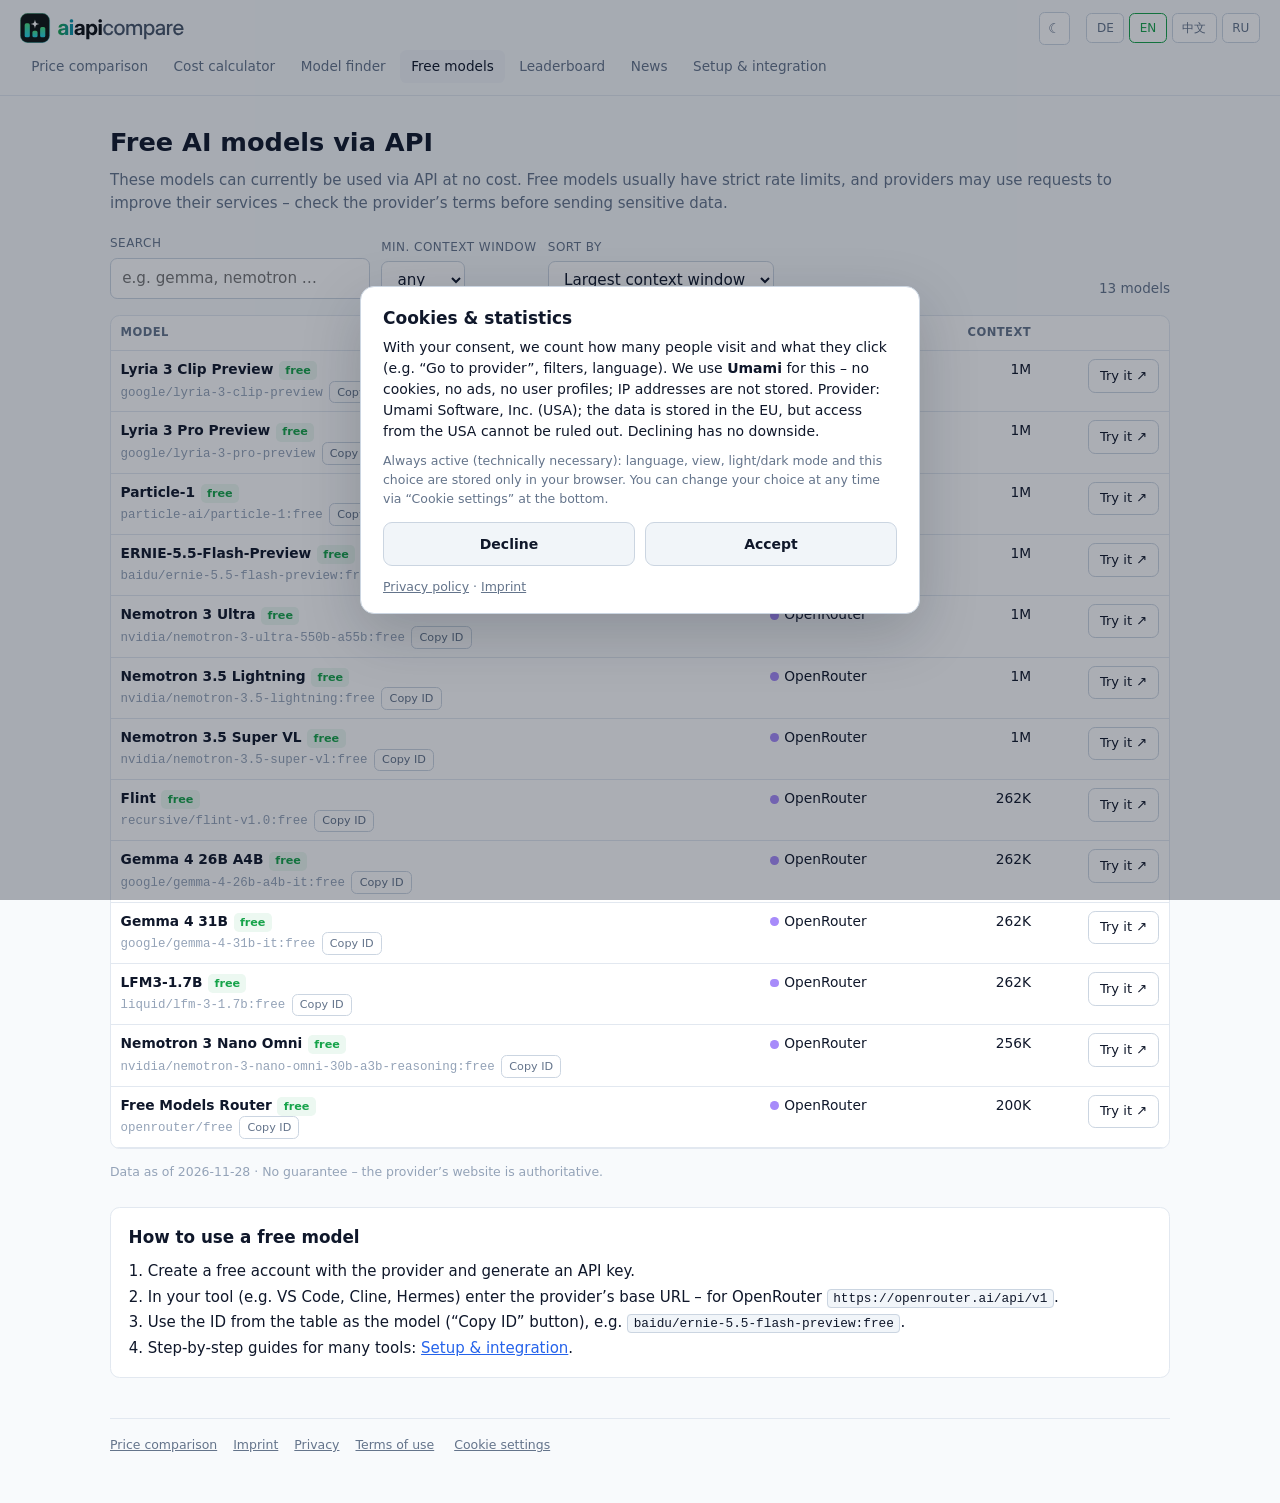
<file: free.html>
<!DOCTYPE html>
<html lang="de">
<head>
<meta charset="UTF-8">
<meta name="viewport" content="width=device-width, initial-scale=1">
<title>Free AI models via API – aiapicompare</title>
<meta name="description" content="AI models you can currently use via API for free – with context window, model ID and setup guide.">
<link rel="icon" href="favicon.svg" type="image/svg+xml">
<link rel="apple-touch-icon" href="apple-touch-icon.png">
<meta property="og:image" content="https://aiapicompare.com/og-image.png">
<link rel="stylesheet" href="style.css">
<script src="theme.js"></script>
<style>
  .filter{display:flex;flex-wrap:wrap;gap:.7rem;align-items:end;margin:1.2rem 0 1rem}
  .filter label{display:block;font-size:.75rem;color:var(--muted);text-transform:uppercase;letter-spacing:.04em;margin-bottom:.3rem}
  .filter input,.filter select{padding:.5rem .7rem;border:1px solid var(--border2);border-radius:.45rem;background:var(--input);font-size:.95rem}
  .filter input{min-width:260px}
  .filter input:focus,.filter select:focus{outline:none;border-color:var(--blue)}
  .zahl{margin-left:auto;color:var(--muted);font-size:.85rem}
  td.num,th.num{text-align:right}
  .mid{font-family:var(--mono);font-size:.78rem;color:var(--dim)}
  .kopier{margin-left:.4rem;padding:.1rem .45rem;font-size:.7rem;border:1px solid var(--border2);border-radius:.35rem;background:var(--input);color:var(--muted);cursor:pointer}
  .kopier.ok{color:var(--accent);border-color:var(--accent)}
  a.mlink{color:var(--fg);text-decoration:none;font-weight:600}
  a.mlink:hover{color:var(--accent);text-decoration:underline}
  .tag.g{display:inline-block;margin-left:.35rem;padding:.05rem .4rem;border-radius:.3rem;font-size:.7rem;font-weight:700;background:var(--accent-bg);color:var(--accent)}
  .howto{margin-top:1.6rem}
  .howto h2{font-size:1.05rem;margin:0 0 .6rem}
  .howto ol{margin:.2rem 0 0;padding-left:1.2rem;line-height:1.7}
  .howto code{font-family:var(--mono);background:var(--codebg);padding:.05rem .35rem;border-radius:.25rem;font-size:.85em}
  .leer{padding:2rem;text-align:center;color:var(--muted)}
  .stand{font-size:.78rem;color:var(--dim);margin-top:.8rem}
</style>
</head>
<body>
<div class="topbar">
  <a class="brand" href="index.html" aria-label="aiapicompare"><img class="logo-d" src="logo/logo.svg" alt="aiapicompare" width="166" height="30"><img class="logo-l" src="logo/logo-hell.svg" alt="aiapicompare" width="166" height="30"></a>
  <nav class="nav">
    <a href="index.html" data-t="nav_vergleich"></a>
    <a href="kosten.html" data-t="nav_kosten"></a>
    <a href="finder.html" data-t="nav_finder"></a>
    <a href="free.html" class="active" data-t="nav_gratis"></a>
    <a href="bestenliste.html" data-t="nav_best"></a>
    <a href="news.html" data-t="nav_news"></a>
    <a href="anbindung.html" data-t="nav_anbindung"></a>
  </nav>
  <button class="themebtn" title="Light / dark"><span class="ti-l">☀</span><span class="ti-d">☾</span></button>
  <div class="langbtns">
    <button data-lang="de">DE</button><button data-lang="en">EN</button><button data-lang="zh">中文</button><button data-lang="ru">RU</button>
  </div>
</div>

<div class="wrap">
  <h1 data-t="h1"></h1>
  <p class="lead" data-t="lead"></p>

  <div class="filter">
    <div><label for="suche" data-t="suche"></label><input id="suche" type="search"></div>
    <div><label for="ctx" data-t="minctx"></label><select id="ctx"></select></div>
    <div><label for="sort" data-t="sortierung"></label><select id="sort"></select></div>
    <div class="zahl" id="zahl"></div>
  </div>

  <div class="tablewrap"><table><thead id="thead"></thead><tbody id="tbody"></tbody></table></div>
  <p class="stand" id="stand"></p>

  <div class="card howto">
    <h2 data-t="howto_h"></h2>
    <ol id="howto"></ol>
  </div>

  <div class="legal">
    <a href="index.html" data-t="nav_vergleich"></a><a href="impressum.html" data-t="impressum"></a><a href="datenschutz.html" data-t="datenschutz"></a>
  </div>
</div>

<script src="config.js"></script>
<script src="out/data.js"></script>
<script>
"use strict";
const D = window.API_DATEN || {};
const C = window.SITE_CONFIG || {
  linkHtml:function(k,u,t,c){ return u ? '<a class="'+(c||"")+'" href="'+u+'" target="_blank" rel="noopener">'+t+'</a>' : ""; }};
const QUELLEN = {openrouter:"OpenRouter", uplinkswitch:"UplinkSwitch", anymodel:"AnyModel", nanogpt:"NanoGPT", chutes:"Chutes",
  deepinfra:"DeepInfra", novita:"Novita AI", cometapi:"CometAPI", kyma:"Kyma API"};
const FARBE = {openrouter:"#a78bfa", uplinkswitch:"#f472b6", anymodel:"#fbbf24", nanogpt:"#34d399", chutes:"#f87171",
  deepinfra:"#60a5fa", novita:"#2dd4bf", cometapi:"#fb923c", kyma:"#c084fc"};
const BASIS = {openrouter:"https://openrouter.ai/api/v1", uplinkswitch:"https://api.uplinkswitch.com/v1", anymodel:"https://anymodel.org/v1",
  nanogpt:"https://nano-gpt.com/api/v1", chutes:"https://llm.chutes.ai/v1", deepinfra:"https://api.deepinfra.com/v1/openai",
  novita:"https://api.novita.ai/openai/v1", cometapi:"https://api.cometapi.com/v1", kyma:"https://kymaapi.com/v1"};

const L10N = {
de:{h1:"Kostenlose KI-Modelle per API",
  lead:"Diese Modelle lassen sich derzeit kostenlos per API nutzen. Kostenlose Modelle haben meist strenge Ratenlimits, und Anbieter dürfen Anfragen teils zur Verbesserung ihrer Dienste verwenden – vor sensiblen Daten die Bedingungen des Anbieters prüfen.",
  nav_vergleich:"Preisvergleich", nav_kosten:"Kostenrechner", nav_finder:"Modell-Finder", nav_gratis:"Kostenlose Modelle", nav_best:"Bestenliste", nav_news:"Neuigkeiten", nav_anbindung:"Anbindung & Einrichtung", impressum:"Impressum", datenschutz:"Datenschutz",
  suche:"Suchen", suche_ph:"z. B. gemma, nemotron …", minctx:"Min. Kontextfenster", egal:"beliebig", sortierung:"Sortieren",
  sort:{ctx:"Größtes Kontextfenster", name:"Name A–Z"}, zahl:function(n,g){ return n === g ? n + " Modelle" : n + " von " + g + " Modellen"; },
  th:["Modell","Anbieter","Kontext",""], los:"Ausprobieren ↗", kopieren:"ID kopieren", kopiert:"kopiert ✓", gratis:"kostenlos",
  leer:"In den aktuellen Daten gibt es keine kostenlosen Modelle. Die Liste wird täglich aktualisiert.",
  keintreffer:"Keine Modelle passen zum Filter.", stand:function(d){ return "Stand der Daten: " + d + " · Angaben ohne Gewähr, maßgeblich ist die Seite des Anbieters."; },
  howto_h:"So nutzt du ein kostenloses Modell",
  howto:["Beim Anbieter ein kostenloses Konto anlegen und einen API-Schlüssel erzeugen.",
         "In deinem Programm (z. B. VS Code, Cline, Hermes) die Basis-URL des Anbieters eintragen – bei OpenRouter <code>https://openrouter.ai/api/v1</code>.",
         "Als Modell die ID aus der Tabelle verwenden (Knopf „ID kopieren“), z. B. <code>{id}</code>.",
         "Schritt-für-Schritt-Anleitungen für viele Programme findest du unter <a href=\"anbindung.html\">Anbindung &amp; Einrichtung</a>."]},
en:{h1:"Free AI models via API",
  lead:"These models can currently be used via API at no cost. Free models usually have strict rate limits, and providers may use requests to improve their services – check the provider’s terms before sending sensitive data.",
  nav_vergleich:"Price comparison", nav_kosten:"Cost calculator", nav_finder:"Model finder", nav_gratis:"Free models", nav_best:"Leaderboard", nav_news:"News", nav_anbindung:"Setup & integration", impressum:"Imprint", datenschutz:"Privacy",
  suche:"Search", suche_ph:"e.g. gemma, nemotron …", minctx:"Min. context window", egal:"any", sortierung:"Sort by",
  sort:{ctx:"Largest context window", name:"Name A–Z"}, zahl:function(n,g){ return n === g ? n + " models" : n + " of " + g + " models"; },
  th:["Model","Provider","Context",""], los:"Try it ↗", kopieren:"Copy ID", kopiert:"copied ✓", gratis:"free",
  leer:"There are no free models in the current data. The list is updated daily.",
  keintreffer:"No models match the filter.", stand:function(d){ return "Data as of " + d + " · No guarantee – the provider’s website is authoritative."; },
  howto_h:"How to use a free model",
  howto:["Create a free account with the provider and generate an API key.",
         "In your tool (e.g. VS Code, Cline, Hermes) enter the provider’s base URL – for OpenRouter <code>https://openrouter.ai/api/v1</code>.",
         "Use the ID from the table as the model (“Copy ID” button), e.g. <code>{id}</code>.",
         "Step-by-step guides for many tools: <a href=\"anbindung.html\">Setup &amp; integration</a>."]},
zh:{h1:"可免费调用的 AI 模型（API）",
  lead:"以下模型目前可通过 API 免费使用。免费模型通常有严格的速率限制，提供商可能会将请求用于改进服务——发送敏感数据前请查看提供商条款。",
  nav_vergleich:"价格对比", nav_kosten:"成本计算器", nav_finder:"模型推荐", nav_gratis:"免费模型", nav_best:"排行榜", nav_news:"动态", nav_anbindung:"接入与配置", impressum:"网站信息", datenschutz:"隐私政策",
  suche:"搜索", suche_ph:"如 gemma、nemotron …", minctx:"最小上下文窗口", egal:"不限", sortierung:"排序",
  sort:{ctx:"上下文窗口最大", name:"名称 A–Z"}, zahl:function(n,g){ return n === g ? n + " 个模型" : n + " / " + g + " 个模型"; },
  th:["模型","提供商","上下文",""], los:"试用 ↗", kopieren:"复制 ID", kopiert:"已复制 ✓", gratis:"免费",
  leer:"当前数据中没有免费模型。列表每日更新。",
  keintreffer:"没有符合筛选条件的模型。", stand:function(d){ return "数据日期：" + d + " · 仅供参考，以提供商网站为准。"; },
  howto_h:"如何使用免费模型",
  howto:["在提供商处注册免费账户并创建 API 密钥。",
         "在你的工具（如 VS Code、Cline、Hermes）中填写提供商的 Base URL——OpenRouter 为 <code>https://openrouter.ai/api/v1</code>。",
         "模型名称使用表格中的 ID（“复制 ID”按钮），例如 <code>{id}</code>。",
         "各工具的详细步骤见 <a href=\"anbindung.html\">接入与配置</a>。"]},
ru:{h1:"Бесплатные AI-модели по API",
  lead:"Эти модели сейчас можно использовать через API бесплатно. У бесплатных моделей обычно строгие лимиты запросов, а поставщики могут использовать запросы для улучшения своих сервисов – проверьте условия перед отправкой конфиденциальных данных.",
  nav_vergleich:"Сравнение цен", nav_kosten:"Калькулятор", nav_finder:"Подбор модели", nav_gratis:"Бесплатные модели", nav_best:"Рейтинг", nav_news:"Новости", nav_anbindung:"Подключение", impressum:"Импрессум", datenschutz:"Конфиденциальность",
  suche:"Поиск", suche_ph:"напр. gemma, nemotron …", minctx:"Мин. контекст", egal:"любой", sortierung:"Сортировка",
  sort:{ctx:"Наибольший контекст", name:"Название A–Z"}, zahl:function(n,g){ return n === g ? n + " моделей" : n + " из " + g + " моделей"; },
  th:["Модель","Поставщик","Контекст",""], los:"Попробовать ↗", kopieren:"Копировать ID", kopiert:"скопировано ✓", gratis:"бесплатно",
  leer:"В текущих данных нет бесплатных моделей. Список обновляется ежедневно.",
  keintreffer:"Нет моделей, подходящих под фильтр.", stand:function(d){ return "Данные на " + d + " · Без гарантии, действует информация на сайте поставщика."; },
  howto_h:"Как использовать бесплатную модель",
  howto:["Создайте бесплатный аккаунт у поставщика и получите API-ключ.",
         "В вашем инструменте (VS Code, Cline, Hermes и др.) укажите базовый URL поставщика – для OpenRouter <code>https://openrouter.ai/api/v1</code>.",
         "В качестве модели используйте ID из таблицы (кнопка «Копировать ID»), напр. <code>{id}</code>.",
         "Пошаговые инструкции для многих инструментов: <a href=\"anbindung.html\">Подключение</a>."]}
};

/* ---------- Daten: alle kostenlosen Einträge ---------- */
function slug(k){ return String(k).replace(/:free$/, "").replace(/^media-/, "").toLowerCase().replace(/[^a-z0-9-]+/g, "-").replace(/-+/g, "-").replace(/^-|-$/g, ""); }
function sauber(n){ return String(n || "").replace(/^[^:]{1,30}:\s*/, "").replace(/\s*\((free|kostenlos)\)\s*$/i, "").replace(/\s{2,}/g, " "); }
const Z = [];
Object.keys(QUELLEN).forEach(function(q){
  const src = D[q] || {};
  Object.keys(src).forEach(function(k){
    const v = src[k];
    const frei = v.gratis || (v.in === 0 && v.out === 0 && typeof v.media_preis !== "number");
    if (!frei) return;
    const roh = v.roh_id || k;
    Z.push({q:q, kanon:k, roh:roh, name:sauber(v.name || roh), ctx:v.context || 0,
            url:v.url || (q === "openrouter" ? "https://openrouter.ai/" + roh : "")});
  });
});

/* ---------- Zustand ---------- */
function lsGet(k){ try { return localStorage.getItem(k); } catch(e){ return null; } }
function lsSet(k,v){ try { localStorage.setItem(k,v); } catch(e){} }
let lang = lsGet("lang") || (navigator.language || "").slice(0,2);
if (!L10N[lang]) lang = "en";
const S = {q:"", ctx:0, sort:"ctx"};
const CTX_OPT = [0, 32000, 128000, 200000, 1000000];
function esc(s){ return String(s).replace(/&/g,"&amp;").replace(/</g,"&lt;").replace(/>/g,"&gt;").replace(/"/g,"&quot;"); }
function fmtCtx(c){ return !c ? "–" : c >= 1e6 ? (Math.round(c / 1e5) / 10) + "M" : Math.round(c / 1000) + "K"; }
function pfad(){ return lang === "en" ? "" : lang + "/"; }

/* ---------- Darstellung ---------- */
function rahmen(){
  const T = L10N[lang];
  document.documentElement.lang = lang === "zh" ? "zh-CN" : lang;
  document.title = T.h1 + " – aiapicompare";
  document.querySelectorAll("[data-t]").forEach(function(el){ el.textContent = T[el.dataset.t]; });
  document.querySelectorAll(".langbtns button").forEach(function(b){ b.classList.toggle("active", b.dataset.lang === lang); });
  document.getElementById("suche").placeholder = T.suche_ph;
  document.getElementById("ctx").innerHTML = CTX_OPT.map(function(c){
    return '<option value="'+c+'"'+(c === S.ctx ? " selected" : "")+'>'+(c ? fmtCtx(c) : T.egal)+'</option>'; }).join("");
  document.getElementById("sort").innerHTML = Object.keys(T.sort).map(function(s){
    return '<option value="'+s+'"'+(s === S.sort ? " selected" : "")+'>'+T.sort[s]+'</option>'; }).join("");
  document.getElementById("thead").innerHTML = '<tr>'+T.th.map(function(h,i){ return '<th'+(i >= 2 ? ' class="num"' : '')+'>'+h+'</th>'; }).join("")+'</tr>';
  const bsp = (Z[0] && Z[0].roh) || "google/gemma-4-31b-it:free";
  document.getElementById("howto").innerHTML = T.howto.map(function(s){ return "<li>" + s.replace("{id}", esc(bsp)) + "</li>"; }).join("");
  const st = ((D.meta && D.meta.erstellt) || "").slice(0, 10);
  document.getElementById("stand").textContent = st ? T.stand(st) : "";
  tabelle();
}
function tabelle(){
  const T = L10N[lang];
  const q = S.q.trim().toLowerCase();
  const liste = Z.filter(function(z){
    if (S.ctx && z.ctx < S.ctx) return false;
    return !q || (z.name + " " + z.roh + " " + QUELLEN[z.q]).toLowerCase().indexOf(q) >= 0;
  }).sort(function(a,b){ return S.sort === "name" ? a.name.localeCompare(b.name) : (b.ctx - a.ctx || a.name.localeCompare(b.name)); });
  document.getElementById("zahl").textContent = Z.length ? T.zahl(liste.length, Z.length) : "";
  const tb = document.getElementById("tbody");
  if (!Z.length){ tb.innerHTML = '<tr><td colspan="4" class="leer">'+T.leer+'</td></tr>'; return; }
  if (!liste.length){ tb.innerHTML = '<tr><td colspan="4" class="leer">'+T.keintreffer+'</td></tr>'; return; }
  tb.innerHTML = liste.map(function(z){
    const name = window.MODELLSEITEN ? '<a class="mlink" href="'+pfad()+'models/'+slug(z.kanon)+'.html">'+esc(z.name)+'</a>' : '<b>'+esc(z.name)+'</b>';
    return '<tr><td>'+name+'<span class="tag g">'+esc(T.gratis)+'</span><br><span class="mid">'+esc(z.roh)+'</span>'+
      '<button class="kopier" data-id="'+esc(z.roh)+'">'+esc(T.kopieren)+'</button></td>'+
      '<td><span class="dot" style="background:'+FARBE[z.q]+'"></span>'+esc(QUELLEN[z.q])+'</td>'+
      '<td class="num">'+fmtCtx(z.ctx)+'</td>'+
      '<td class="num">'+C.linkHtml(z.q, z.url, T.los, "btn", QUELLEN[z.q])+'</td></tr>';
  }).join("");
}

/* ---------- Ereignisse ---------- */
document.addEventListener("click", function(e){
  const l = e.target.closest("button[data-lang]");
  if (l){ lang = l.dataset.lang; lsSet("lang", lang); rahmen(); return; }
  const k = e.target.closest("button.kopier");
  if (k){
    const fertig = function(){ k.textContent = L10N[lang].kopiert; k.classList.add("ok");
      setTimeout(function(){ k.textContent = L10N[lang].kopieren; k.classList.remove("ok"); }, 1500); };
    if (navigator.clipboard && navigator.clipboard.writeText) navigator.clipboard.writeText(k.dataset.id).then(fertig, function(){});
    else { const t = document.createElement("textarea"); t.value = k.dataset.id; document.body.appendChild(t); t.select();
           try { document.execCommand("copy"); fertig(); } catch(err){} t.remove(); }
  }
});
document.getElementById("suche").addEventListener("input", function(e){ S.q = e.target.value; tabelle(); });
document.getElementById("ctx").addEventListener("change", function(e){ S.ctx = +e.target.value; tabelle(); });
document.getElementById("sort").addEventListener("change", function(e){ S.sort = e.target.value; tabelle(); });
rahmen();
</script>
<script src="einwilligung.js"></script>
</body>
</html>
</file>
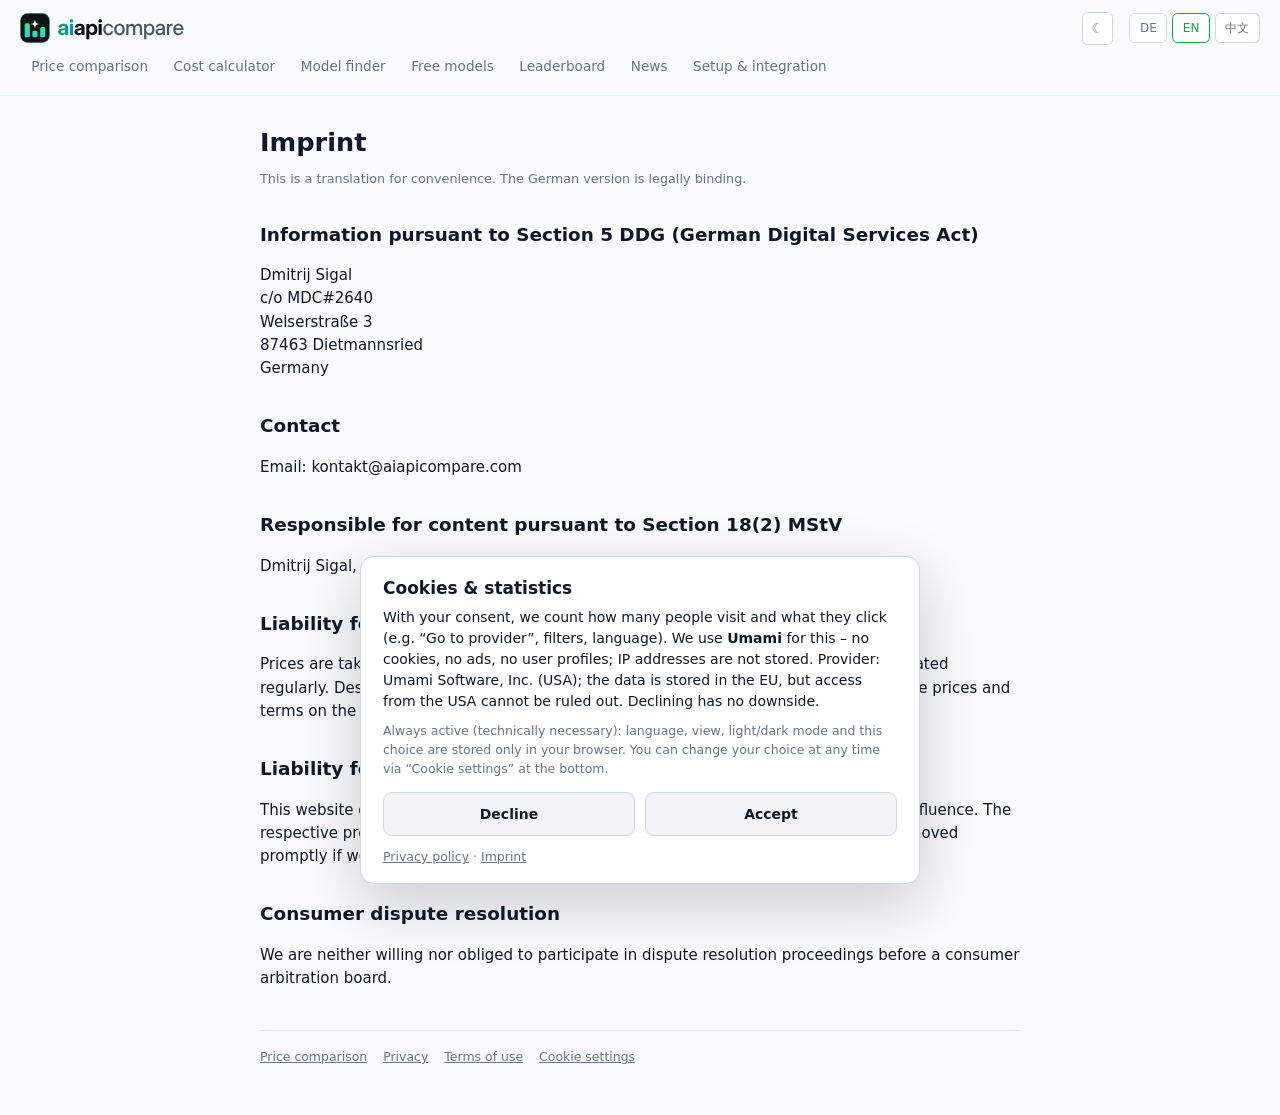
<file: impressum.html>
<!DOCTYPE html>
<html lang="de">
<head>
<meta charset="UTF-8">
<meta name="viewport" content="width=device-width, initial-scale=1">
<title>Impressum – aiapicompare</title>
<link rel="icon" href="favicon.svg" type="image/svg+xml">
<link rel="icon" href="favicon-32.png" sizes="32x32" type="image/png">
<link rel="apple-touch-icon" href="apple-touch-icon.png">
<meta name="theme-color" content="#0b0c0e">
<meta name="robots" content="noindex">
<link rel="stylesheet" href="style.css">
<script src="theme.js"></script>
</head>
<body>
<div class="topbar">
  <a class="brand" href="index.html" aria-label="aiapicompare"><img class="logo-d" src="logo/logo.svg" alt="aiapicompare" width="166" height="30"><img class="logo-l" src="logo/logo-hell.svg" alt="aiapicompare" width="166" height="30"></a>
  <nav class="nav">
    <a href="index.html" data-nav="Preisvergleich" data-nav-en="Price comparison" data-nav-zh="价格对比">Preisvergleich</a>
    <a href="kosten.html" data-nav="Kostenrechner" data-nav-en="Cost calculator" data-nav-zh="成本计算器">Kostenrechner</a>
    <a href="finder.html" data-nav="Modell-Finder" data-nav-en="Model finder" data-nav-zh="模型推荐">Modell-Finder</a>
    <a href="free.html" data-nav="Kostenlose Modelle" data-nav-en="Free models" data-nav-zh="免费模型">Kostenlose Modelle</a>
    <a href="bestenliste.html" data-nav="Bestenliste" data-nav-en="Leaderboard" data-nav-zh="排行榜">Bestenliste</a>
    <a href="news.html" data-nav="Neuigkeiten" data-nav-en="News" data-nav-zh="动态">Neuigkeiten</a>
    <a href="anbindung.html" data-nav="Anbindung & Einrichtung" data-nav-en="Setup & integration" data-nav-zh="接入与配置">Anbindung &amp; Einrichtung</a>
  </nav>
  <button class="themebtn" title="Light / dark"><span class="ti-l">☀</span><span class="ti-d">☾</span></button>
  <div class="langbtns">
    <button data-lang="de">DE</button>
    <button data-lang="en">EN</button>
    <button data-lang="zh">中文</button>
  </div>
</div>
<span hidden data-titel="en|Imprint – aiapicompare"></span>
<span hidden data-titel="zh|网站信息 – aiapicompare"></span>

<div class="wrap narrow">
  <!-- ===================== DEUTSCH (maßgeblich) ===================== -->
  <div data-sprache="de" class="zeigen">
    <h1>Impressum</h1>
    <h2>Angaben gemäß § 5 DDG</h2>
    <p>
      <span id="p_name">Dmitrij Sigal</span><br>
      <span id="p_strasse">c/o MDC#2640<br>Welserstraße 3</span><br>
      <span id="p_ort">87463 Dietmannsried</span><br>
      Deutschland
    </p>

    <h2>Kontakt</h2>
    <p>E-Mail: <span id="p_email">kontakt@aiapicompare.com</span></p>

    <h2>Verantwortlich für den Inhalt nach § 18 Abs. 2 MStV</h2>
    <p id="p_verantwortlich">Dmitrij Sigal, c/o MDC#2640, Welserstraße 3, 87463 Dietmannsried</p>


    <h2>Haftung für Inhalte und Preise</h2>
    <p>Die Preisangaben werden automatisch aus öffentlich zugänglichen Quellen der Anbieter übernommen und regelmäßig aktualisiert. Trotz sorgfältiger Verarbeitung können Angaben veraltet oder fehlerhaft sein. Maßgeblich sind ausschließlich die Preise und Bedingungen auf den Seiten der jeweiligen Anbieter.</p>

    <h2>Haftung für Links</h2>
    <p>Diese Website enthält Links zu externen Websites Dritter, auf deren Inhalte wir keinen Einfluss haben. Für diese fremden Inhalte ist stets der jeweilige Anbieter oder Betreiber verantwortlich. Bei Bekanntwerden von Rechtsverletzungen werden derartige Links umgehend entfernt.</p>

    <h2>Verbraucherstreitbeilegung</h2>
    <p>Wir sind nicht bereit und nicht verpflichtet, an Streitbeilegungsverfahren vor einer Verbraucherschlichtungsstelle teilzunehmen.</p>
    <div class="legal"><a href="index.html">Preisvergleich</a><a href="datenschutz.html">Datenschutz</a></div>
  </div>

  <!-- ===================== ENGLISH ===================== -->
  <div data-sprache="en">
    <h1>Imprint</h1>
    <p class="uebersetzt">This is a translation for convenience. The German version is legally binding.</p>
    <h2>Information pursuant to Section 5 DDG (German Digital Services Act)</h2>
    <p><span data-v="p_name"></span><br><span data-v="p_strasse"></span><br><span data-v="p_ort"></span><br>Germany</p>
    <h2>Contact</h2>
    <p>Email: <span data-v="p_email"></span></p>
    <h2>Responsible for content pursuant to Section 18(2) MStV</h2>
    <p data-v="p_verantwortlich"></p>
    <h2>Liability for content and prices</h2>
    <p>Prices are taken automatically from publicly available sources of the providers and updated regularly. Despite careful processing, information may be outdated or incorrect. Only the prices and terms on the respective provider’s website are authoritative.</p>
    <h2>Liability for links</h2>
    <p>This website contains links to external third-party websites whose content we cannot influence. The respective provider or operator is always responsible for such content. Links will be removed promptly if we become aware of any legal violations.</p>
    <h2>Consumer dispute resolution</h2>
    <p>We are neither willing nor obliged to participate in dispute resolution proceedings before a consumer arbitration board.</p>
    <div class="legal"><a href="index.html">Price comparison</a><a href="datenschutz.html">Privacy</a></div>
  </div>

  <!-- ===================== 中文 ===================== -->
  <div data-sprache="zh">
    <h1>网站信息（Impressum）</h1>
    <p class="uebersetzt">本页为方便阅读提供的译文，以德文版本为准。</p>
    <h2>依据德国《数字服务法》（DDG）第 5 条提供的信息</h2>
    <p><span data-v="p_name"></span><br><span data-v="p_strasse"></span><br><span data-v="p_ort"></span><br>德国</p>
    <h2>联系方式</h2>
    <p>电子邮件：<span data-v="p_email"></span></p>
    <h2>依据《德国州际媒体条约》（MStV）第 18 条第 2 款的内容负责人</h2>
    <p data-v="p_verantwortlich"></p>
    <h2>内容与价格的责任</h2>
    <p>价格信息自动取自各提供商公开的来源并定期更新。尽管处理谨慎，信息仍可能过时或有误。一切以各提供商网站上的价格和条款为准。</p>
    <h2>链接责任</h2>
    <p>本网站包含指向第三方外部网站的链接，我们无法影响其内容。相关内容始终由各网站的提供者或运营者负责。一经发现违法内容，我们将立即删除相关链接。</p>
    <h2>消费者争议解决</h2>
    <p>我们不愿意也没有义务参加消费者仲裁机构的争议解决程序。</p>
    <div class="legal"><a href="index.html">价格对比</a><a href="datenschutz.html">隐私政策</a></div>
  </div>
</div>
<script src="sprache.js"></script>
<script src="config.js"></script>
<script src="einwilligung.js"></script>
</body>
</html>
</file>
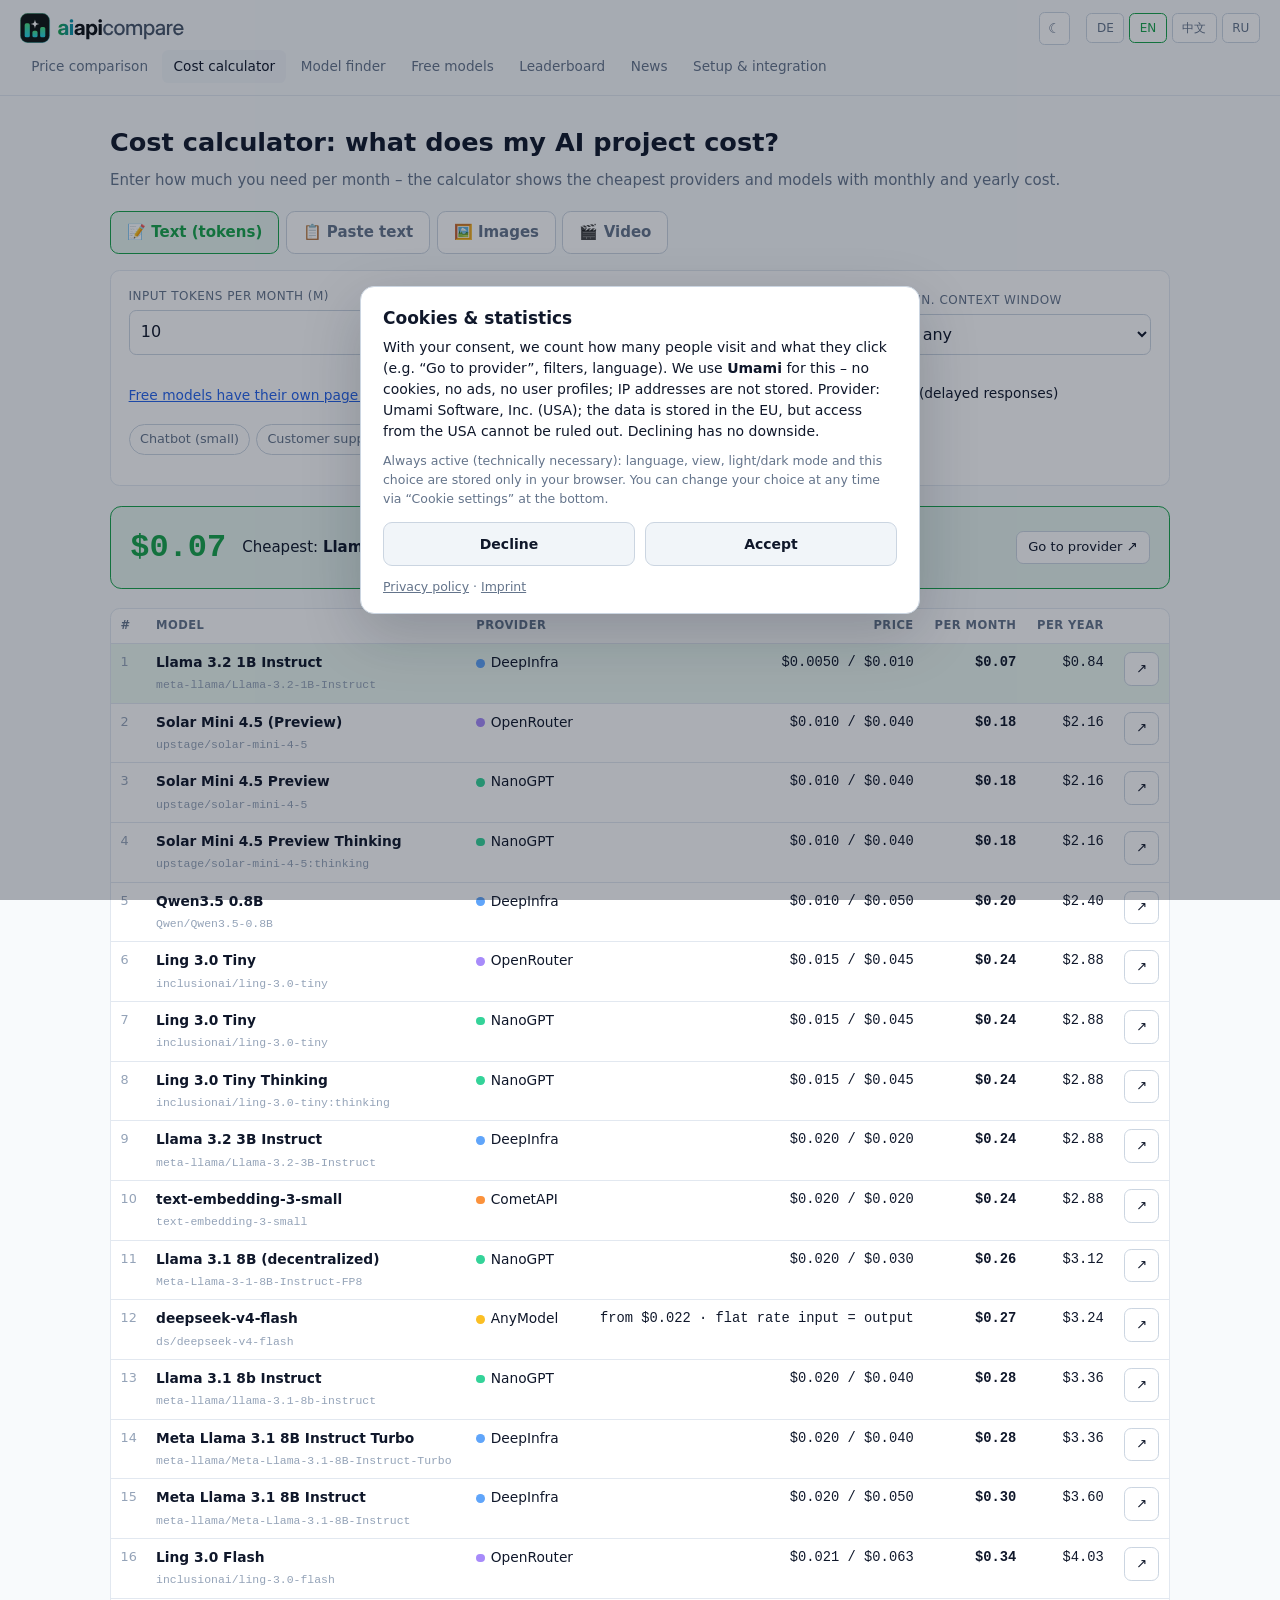
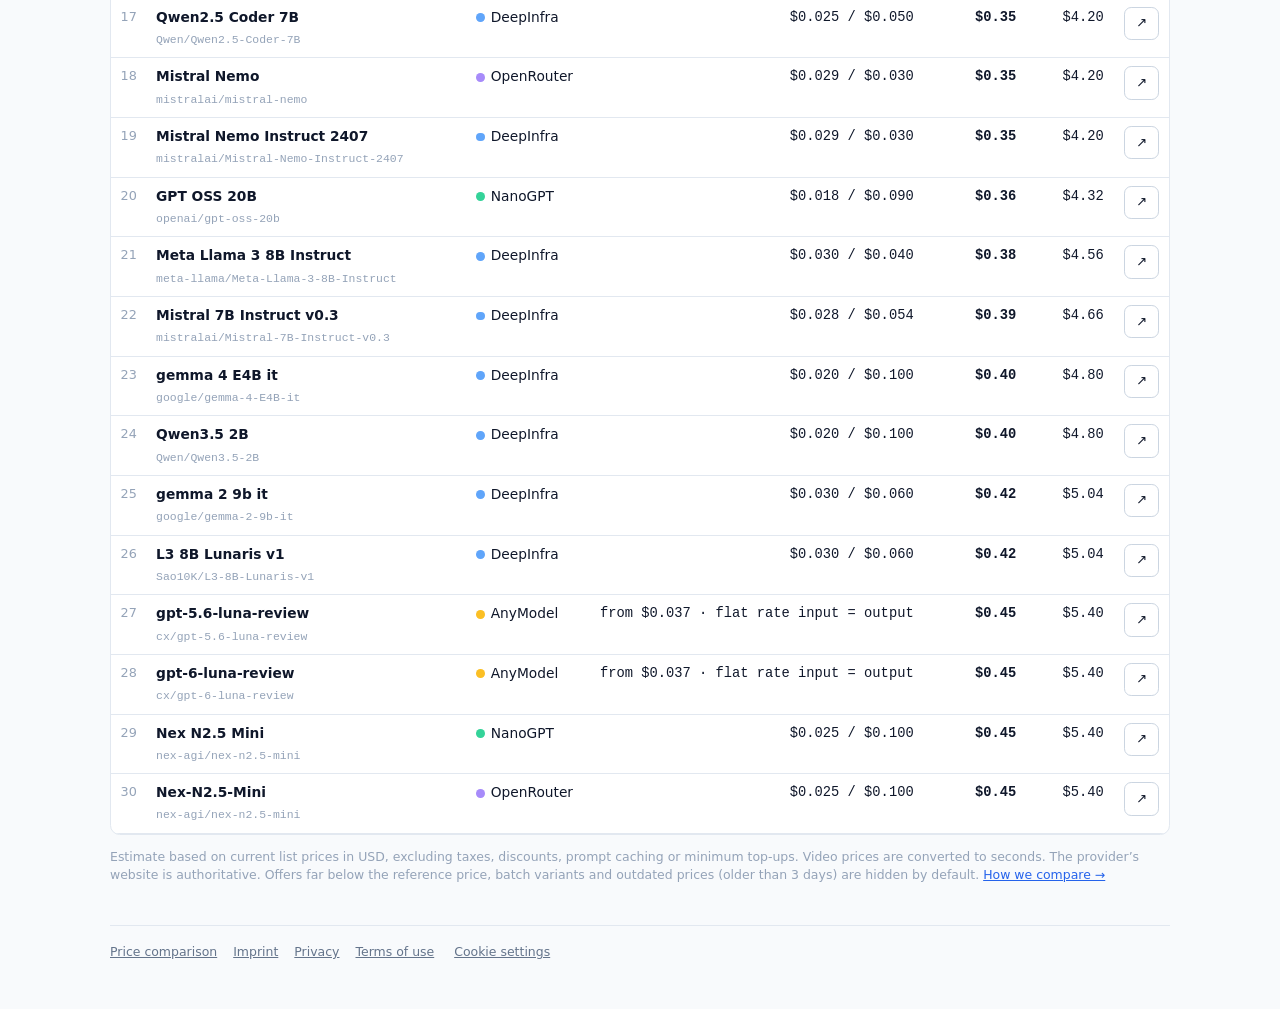
<file: kosten.html>
<!DOCTYPE html>
<html lang="de">
<head>
<meta charset="UTF-8">
<meta name="viewport" content="width=device-width, initial-scale=1">
<title>AI API cost calculator – aiapicompare</title>
<meta name="description" content="Calculate the monthly cost of your AI project: tokens, images or video seconds – compared across all providers. Find the cheapest API.">
<link rel="icon" href="favicon.svg" type="image/svg+xml">
<link rel="apple-touch-icon" href="apple-touch-icon.png">
<meta property="og:image" content="https://aiapicompare.com/og-image.png">
<link rel="stylesheet" href="style.css">
<script src="theme.js"></script>
<style>
  .modi{display:flex;gap:.4rem;margin:1rem 0}
  .modi button{padding:.55rem 1rem;border:1px solid var(--border2);border-radius:.55rem;background:var(--input);cursor:pointer;font-weight:600;color:var(--muted)}
  .modi button.active{border-color:var(--accent);color:var(--accent);background:var(--accent-bg)}
  .form{display:grid;grid-template-columns:repeat(auto-fit,minmax(210px,1fr));gap:.9rem;align-items:end}
  .form label{display:block;font-size:.75rem;color:var(--muted);text-transform:uppercase;letter-spacing:.04em;margin-bottom:.3rem}
  .form input,.form select{width:100%;padding:.55rem .7rem;border:1px solid var(--border2);border-radius:.45rem;background:var(--input);font-size:1rem}
  .form input:focus,.form select:focus{outline:none;border-color:var(--blue)}
  .presets{display:flex;flex-wrap:wrap;gap:.35rem;margin:.9rem 0 0}
  .presets button,.capf button{padding:.3rem .65rem;border:1px solid var(--border2);border-radius:2rem;background:var(--input);cursor:pointer;font-size:.8rem;color:var(--muted)}
  .presets button:hover{border-color:var(--accent);color:var(--accent)}
  .capf{display:flex;flex-wrap:wrap;gap:.35rem;margin-top:.9rem}
  .capf button.on{border-color:var(--accent);color:var(--accent);background:var(--accent-bg)}
  .check{display:flex;gap:.45rem;align-items:center;font-size:.86rem;margin-top:.8rem;cursor:pointer}
  .sieger{margin:1.2rem 0;padding:1rem 1.2rem;border:1px solid var(--accent);border-radius:.7rem;background:var(--accent-bg);display:flex;flex-wrap:wrap;gap:1rem;align-items:center}
  .sieger .betrag{font-size:2rem;font-weight:800;color:var(--accent);font-family:var(--mono)}
  .sieger .text{flex:1;min-width:220px}
  td.num,th.num{text-align:right}
  .price{font-family:var(--mono);white-space:nowrap}
  .monat{font-weight:700}
  tr.erste td{background:var(--accent-bg)}
  .rang{color:var(--dim);font-size:.8rem;width:2rem}
  .note2{font-size:.78rem;color:var(--dim);margin-top:.8rem;line-height:1.5}
  a.mlink{color:var(--fg);text-decoration:none;font-weight:600}
  a.mlink:hover{color:var(--accent);text-decoration:underline}
  .ersparnis{font-size:.85rem;color:var(--muted)}
  .checks{grid-column:1/-1;display:flex;flex-wrap:wrap;gap:.35rem 1.6rem;align-items:center}
</style>
</head>
<body>
<div class="topbar">
  <a class="brand" href="index.html" aria-label="aiapicompare"><img class="logo-d" src="logo/logo.svg" alt="aiapicompare" width="166" height="30"><img class="logo-l" src="logo/logo-hell.svg" alt="aiapicompare" width="166" height="30"></a>
  <nav class="nav">
    <a href="index.html" data-t="nav_vergleich"></a>
    <a href="kosten.html" class="active" data-t="nav_kosten"></a>
    <a href="finder.html" data-t="nav_finder"></a>
    <a href="free.html" data-t="nav_gratis" id="gratislink"></a>
    <a href="bestenliste.html" data-t="nav_best"></a>
    <a href="news.html" data-t="nav_news"></a>
    <a href="anbindung.html" data-t="nav_anbindung"></a>
  </nav>
  <button class="themebtn" title="Light / dark"><span class="ti-l">☀</span><span class="ti-d">☾</span></button>
  <div class="langbtns">
    <button data-lang="de">DE</button><button data-lang="en">EN</button><button data-lang="zh">中文</button><button data-lang="ru">RU</button>
  </div>
</div>

<div class="wrap">
  <h1 data-t="titel"></h1>
  <p class="lead" data-t="lead"></p>

  <div class="modi" id="modi">
    <button data-modus="text" data-t="m_text"></button>
    <button data-modus="token" data-t="m_token"></button>
    <button data-modus="bild" data-t="m_bild"></button>
    <button data-modus="video" data-t="m_video"></button>
  </div>

  <div class="card">
    <div class="form" id="form"></div>
    <div class="presets" id="presets"></div>
    <div class="capf" id="capf"></div>
  </div>

  <div id="sieger"></div>
  <div class="tablewrap"><table><thead id="thead"></thead><tbody id="tbody"></tbody></table></div>
  <p class="note2"><span data-t="hinweis"></span> <span data-t="hinweis_ref"></span> <a href="methodik.html" data-t="mehr_methodik"></a></p>

  <div class="legal">
    <a href="index.html" data-t="nav_vergleich"></a><a href="impressum.html" data-t="impressum"></a><a href="datenschutz.html" data-t="datenschutz"></a>
  </div>
</div>

<script src="config.js"></script>
<script src="out/data.js"></script>
<script src="referenz.js"></script>
<script>
"use strict";
const D = window.API_DATEN || {};
const C = window.SITE_CONFIG || {
  linkHtml:function(k,u,t,c){ return u ? '<a class="'+(c||"")+'" href="'+u+'" target="_blank" rel="noopener">'+t+'</a>' : ""; }};

const QUELLEN = {openrouter:"OpenRouter", uplinkswitch:"UplinkSwitch", anymodel:"AnyModel", nanogpt:"NanoGPT", chutes:"Chutes",
  deepinfra:"DeepInfra", novita:"Novita AI", cometapi:"CometAPI", kyma:"Kyma API"};
const FARBE = {openrouter:"#a78bfa", uplinkswitch:"#f472b6", anymodel:"#fbbf24", nanogpt:"#34d399", chutes:"#f87171",
  deepinfra:"#60a5fa", novita:"#2dd4bf", cometapi:"#fb923c", kyma:"#c084fc"};

const L10N = {
de:{titel:"Kostenrechner: Was kostet mein KI-Projekt?", lead:"Gib ein, wie viel du pro Monat brauchst – der Rechner zeigt die günstigsten Anbieter und Modelle mit Monats- und Jahreskosten.",
  nav_vergleich:"Preisvergleich", nav_kosten:"Kostenrechner", nav_finder:"Modell-Finder", nav_gratis:"Kostenlose Modelle", nav_best:"Bestenliste", nav_news:"Neuigkeiten", nav_anbindung:"Anbindung & Einrichtung", impressum:"Impressum", datenschutz:"Datenschutz",
  m_token:"📋 Text einfügen", text_label:"Dein Text (Prompt, Dokument …)", text_ph:"Text hier einfügen – er wird nur in deinem Browser ausgewertet.", ausgabe:"Antwortlänge pro Anfrage (Token)", anfragen:"Anfragen pro Monat", tok_info:function(n){ return "≈ " + n.toLocaleString("de-DE") + " Input-Token pro Anfrage (Schätzung, je nach Modell ±20 %). Der Text verlässt deinen Browser nicht."; }, m_text:"📝 Text (Token)", m_bild:"🖼️ Bilder", m_video:"🎬 Video",
  in_m:"Input-Token pro Monat (Mio.)", out_m:"Output-Token pro Monat (Mio.)", modell:"Modell (optional)", modell_ph:"z. B. deepseek, claude, glm …", minctx:"Min. Kontextfenster", egal:"beliebig",
  bilder:"Bilder pro Monat", clips:"Videos pro Monat", sek:"Sekunden pro Video", gratis_mit:"Kostenlose Modelle stehen auf einer eigenen Seite →", auff_mit:"Angebote weit unter Referenzpreis einbeziehen ⚠", batch_mit:"Batch-Varianten einbeziehen (verzögerte Antwort)", hinweis_ref:"Angebote weit unter dem Referenzpreis, Batch-Varianten und veraltete Preise (älter als 3 Tage) sind standardmäßig ausgeblendet.", mehr_methodik:"So vergleichen wir →",
  presets:{token:[], text:[["Chatbot (klein)",2,0.5],["Kundenservice",30,6],["Coding-Agent",80,8],["Dokumente / RAG",40,2],["Großprojekt",500,50]],
           bild:[["Social Media",100],["Shop-Produktbilder",1000],["Agentur",10000]], video:[["Test",10,5],["Social-Media-Clips",60,8],["Produktion",500,10]]},
  th:["#","Modell","Anbieter","Preis","pro Monat","pro Jahr",""], zum:"Zum Anbieter ↗",
  sieger:function(m,p,b){ return "Am günstigsten: <b>"+m+"</b> bei <b>"+p+"</b>"; }, monat:"pro Monat", jahr:"pro Jahr",
  ersparnis:function(x,pz,n){ return "Gegenüber dem teuersten der "+n+" Anbieter für dasselbe Modell sparst du "+x+" pro Monat ("+pz+" %)."; },
  leer:"Keine passenden Modelle – Filter lockern.", pauschal:"Pauschalpreis Input = Output",
  hinweis:"Schätzung auf Basis der aktuellen Listenpreise in USD, ohne Steuern, Rabatte, Prompt-Caching oder Mindestaufladungen. Videopreise sind auf Sekunden umgerechnet. Maßgeblich sind die Preise auf der Seite des Anbieters.",
  caps:{t2v:"📝 Text→Video",start:"⏮️ Startbild",ende:"⏭️ Endbild",ref:"🧩 Referenzen",ton:"🔊 Ton",edit:"✏️ Bearbeiten","4k":"4K",transparent:"🔳 Transparent",multiref:"🗂️ Mehrere Bilder"},
  einheit:{image:"/Bild",second:"/s"}, ab:"ab", gratis:"kostenlos"},
en:{titel:"Cost calculator: what does my AI project cost?", lead:"Enter how much you need per month – the calculator shows the cheapest providers and models with monthly and yearly cost.",
  nav_vergleich:"Price comparison", nav_kosten:"Cost calculator", nav_finder:"Model finder", nav_gratis:"Free models", nav_best:"Leaderboard", nav_news:"News", nav_anbindung:"Setup & integration", impressum:"Imprint", datenschutz:"Privacy",
  m_token:"📋 Paste text", text_label:"Your text (prompt, document …)", text_ph:"Paste text here – it is only analysed in your browser.", ausgabe:"Answer length per request (tokens)", anfragen:"Requests per month", tok_info:function(n){ return "≈ " + n.toLocaleString("en-US") + " input tokens per request (estimate, ±20 % depending on the model). Your text never leaves your browser."; }, m_text:"📝 Text (tokens)", m_bild:"🖼️ Images", m_video:"🎬 Video",
  in_m:"Input tokens per month (M)", out_m:"Output tokens per month (M)", modell:"Model (optional)", modell_ph:"e.g. deepseek, claude, glm …", minctx:"Min. context window", egal:"any",
  bilder:"Images per month", clips:"Videos per month", sek:"Seconds per video", gratis_mit:"Free models have their own page →", auff_mit:"Include offers far below reference price ⚠", batch_mit:"Include batch variants (delayed responses)", hinweis_ref:"Offers far below the reference price, batch variants and outdated prices (older than 3 days) are hidden by default.", mehr_methodik:"How we compare →",
  presets:{token:[], text:[["Chatbot (small)",2,0.5],["Customer support",30,6],["Coding agent",80,8],["Documents / RAG",40,2],["Large project",500,50]],
           bild:[["Social media",100],["Shop product photos",1000],["Agency",10000]], video:[["Test",10,5],["Social clips",60,8],["Production",500,10]]},
  th:["#","Model","Provider","Price","per month","per year",""], zum:"Go to provider ↗",
  sieger:function(m,p){ return "Cheapest: <b>"+m+"</b> at <b>"+p+"</b>"; }, monat:"per month", jahr:"per year",
  ersparnis:function(x,pz,n){ return "Compared with the most expensive of the "+n+" providers for the same model you save "+x+" per month ("+pz+" %)."; },
  leer:"No matching models – loosen the filters.", pauschal:"flat rate input = output",
  hinweis:"Estimate based on current list prices in USD, excluding taxes, discounts, prompt caching or minimum top-ups. Video prices are converted to seconds. The provider’s website is authoritative.",
  caps:{t2v:"📝 Text→video",start:"⏮️ First frame",ende:"⏭️ Last frame",ref:"🧩 References",ton:"🔊 Audio",edit:"✏️ Editing","4k":"4K",transparent:"🔳 Transparent",multiref:"🗂️ Multiple images"},
  einheit:{image:"/image",second:"/s"}, ab:"from", gratis:"free"},
zh:{titel:"成本计算器：我的 AI 项目要花多少钱？", lead:"输入每月用量——计算器会列出最便宜的提供商和模型，以及月度和年度费用。",
  nav_vergleich:"价格对比", nav_kosten:"成本计算器", nav_finder:"模型推荐", nav_gratis:"免费模型", nav_best:"排行榜", nav_news:"动态", nav_anbindung:"接入与配置", impressum:"网站信息", datenschutz:"隐私政策",
  m_token:"📋 粘贴文本", text_label:"你的文本（提示词、文档 …）", text_ph:"在此粘贴文本——仅在你的浏览器中分析。", ausgabe:"每次请求的回答长度（Token）", anfragen:"每月请求次数", tok_info:function(n){ return "每次请求约 " + n.toLocaleString("zh-CN") + " 个输入 Token（估算，因模型不同约 ±20%）。文本不会离开你的浏览器。"; }, m_text:"📝 文本（Token）", m_bild:"🖼️ 图像", m_video:"🎬 视频",
  in_m:"每月输入 Token（百万）", out_m:"每月输出 Token（百万）", modell:"模型（可选）", modell_ph:"如 deepseek、claude、glm …", minctx:"最小上下文窗口", egal:"不限",
  bilder:"每月图像数", clips:"每月视频数", sek:"每个视频秒数", gratis_mit:"免费模型请见单独页面 →", auff_mit:"包含远低于参考价的报价 ⚠", batch_mit:"包含批处理版本（响应延迟）", hinweis_ref:"远低于参考价的报价、批处理版本以及过时价格（超过 3 天）默认不显示。", mehr_methodik:"我们的比较方法 →",
  presets:{token:[], text:[["小型聊天机器人",2,0.5],["客服",30,6],["编程 Agent",80,8],["文档 / RAG",40,2],["大型项目",500,50]],
           bild:[["社交媒体",100],["电商产品图",1000],["设计机构",10000]], video:[["测试",10,5],["短视频",60,8],["量产",500,10]]},
  th:["#","模型","提供商","价格","每月","每年",""], zum:"前往提供商 ↗",
  sieger:function(m,p){ return "最便宜：<b>"+p+"</b> 的 <b>"+m+"</b>"; }, monat:"每月", jahr:"每年",
  ersparnis:function(x,pz,n){ return "与同一模型的 "+n+" 家提供商中最贵的相比，每月可节省 "+x+"（"+pz+"%）。"; },
  leer:"没有符合条件的模型——请放宽筛选。", pauschal:"输入输出统一价格",
  hinweis:"基于当前美元标价的估算，不含税费、折扣、提示缓存或最低充值。视频价格已换算为每秒。一切以提供商网站为准。",
  caps:{t2v:"📝 文生视频",start:"⏮️ 首帧",ende:"⏭️ 尾帧",ref:"🧩 参考图",ton:"🔊 音频",edit:"✏️ 编辑","4k":"4K",transparent:"🔳 透明",multiref:"🗂️ 多图"},
  einheit:{image:"/张",second:"/秒"}, ab:"起", gratis:"免费"},
ru:{titel:"Калькулятор: сколько стоит мой AI-проект?", lead:"Укажите месячный объём – калькулятор покажет самых дешёвых поставщиков и модели с ценой за месяц и год.",
  nav_vergleich:"Сравнение цен", nav_kosten:"Калькулятор", nav_finder:"Подбор модели", nav_gratis:"Бесплатные модели", nav_best:"Рейтинг", nav_news:"Новости", nav_anbindung:"Подключение", impressum:"Импрессум", datenschutz:"Конфиденциальность",
  m_token:"📋 Вставить текст", text_label:"Ваш текст (промпт, документ …)", text_ph:"Вставьте текст – он анализируется только в вашем браузере.", ausgabe:"Длина ответа на запрос (токены)", anfragen:"Запросов в месяц", tok_info:function(n){ return "≈ " + n.toLocaleString("ru-RU") + " входных токенов на запрос (оценка, ±20 % в зависимости от модели). Текст не покидает ваш браузер."; }, m_text:"📝 Текст (токены)", m_bild:"🖼️ Изображения", m_video:"🎬 Видео",
  in_m:"Входные токены в месяц (млн)", out_m:"Выходные токены в месяц (млн)", modell:"Модель (необязательно)", modell_ph:"напр. deepseek, claude, glm …", minctx:"Мин. контекст", egal:"любой",
  bilder:"Изображений в месяц", clips:"Видео в месяц", sek:"Секунд на видео", gratis_mit:"Бесплатные модели – на отдельной странице →", auff_mit:"Учитывать предложения намного ниже эталона ⚠", batch_mit:"Учитывать пакетные варианты (ответ с задержкой)", hinweis_ref:"Предложения намного ниже эталонной цены, пакетные варианты и устаревшие цены (старше 3 дней) по умолчанию скрыты.", mehr_methodik:"Как мы сравниваем →",
  presets:{token:[], text:[["Чат-бот (малый)",2,0.5],["Поддержка",30,6],["Coding-агент",80,8],["Документы / RAG",40,2],["Крупный проект",500,50]],
           bild:[["Соцсети",100],["Фото товаров",1000],["Агентство",10000]], video:[["Тест",10,5],["Клипы для соцсетей",60,8],["Производство",500,10]]},
  th:["#","Модель","Поставщик","Цена","в месяц","в год",""], zum:"К поставщику ↗",
  sieger:function(m,p){ return "Дешевле всего: <b>"+m+"</b> у <b>"+p+"</b>"; }, monat:"в месяц", jahr:"в год",
  ersparnis:function(x,pz,n){ return "По сравнению с самым дорогим из "+n+" поставщиков той же модели экономия "+x+" в месяц ("+pz+" %)."; },
  leer:"Нет подходящих моделей – ослабьте фильтры.", pauschal:"единая цена вход = выход",
  hinweis:"Оценка по текущим прайсам в USD без налогов, скидок, кеширования и минимальных пополнений. Цены на видео пересчитаны в секунды. Действует цена на сайте поставщика.",
  caps:{t2v:"📝 Текст→видео",start:"⏮️ Первый кадр",ende:"⏭️ Последний кадр",ref:"🧩 Референсы",ton:"🔊 Звук",edit:"✏️ Редактирование","4k":"4K",transparent:"🔳 Прозрачный фон",multiref:"🗂️ Несколько изображений"},
  einheit:{image:"/изобр.",second:"/с"}, ab:"от", gratis:"бесплатно"}
};

/* ---------- Daten ---------- */
function slug(k){ return String(k).replace(/:free$/, "").replace(/^media-/, "").toLowerCase().replace(/[^a-z0-9-]+/g, "-").replace(/-+/g, "-").replace(/^-|-$/g, ""); }
function sauber(n){ return String(n || "").replace(/^[^:]{1,30}:\s*/, ""); }
const Z = [];
Object.keys(QUELLEN).forEach(function(q){
  const src = D[q] || {};
  Object.keys(src).forEach(function(k){
    const v = src[k];
    const typ = v.typ || ["text"];
    const z = {q:q, kanon:k, name:sauber(v.name || v.roh_id || k), roh:v.roh_id || k, url:v.url || (q === "openrouter" ? "https://openrouter.ai/" + (v.roh_id || k) : ""),
      inp: typeof v.in === "number" ? v.in : null, out: typeof v.out === "number" ? v.out : null,
      ab: (typeof v.in !== "number" && typeof v.price === "number") ? v.price : null,
      mp: typeof v.media_preis === "number" ? v.media_preis : null, einheit:v.einheit || "", typ:typ,
      faeh:v.faeh || [], ctx:v.context || 0, gratis:!!v.gratis, dauer_fix:v.dauer_fix || 0};
    const RF = window.REFERENZ;
    z.basis = k.replace(/:free$/, "");
    z.auff = !!(RF && RF.pruefe(q, k) && RF.pruefe(q, k).auff);
    z.zuAlt = !!(RF && RF.alt(q) && RF.alt(q).zuAlt);
    z.batch = !!(RF && RF.batch(k, v.name));
    z.ps = null;
    if (typ.indexOf("video") >= 0 && z.mp !== null && z.inp === null) {
      if (z.einheit === "second") z.ps = z.mp;
      else if (z.einheit === "generation" && z.dauer_fix) z.ps = z.mp / z.dauer_fix;
    }
    Z.push(z);
  });
});

/* ---------- Zustand ---------- */
function lsGet(k){ try { return localStorage.getItem(k); } catch(e){ return null; } }
function lsSet(k,v){ try { localStorage.setItem(k,v); } catch(e){} }
let lang = lsGet("lang") || (navigator.language || "").slice(0,2);
if (!L10N[lang]) lang = "en";
const S = {modus:"text", inM:10, outM:2, modell:"", ctx:0, gratis:false, auff:false, batch:false, bilder:500, clips:30, sek:8, caps:[], text:"", ausgabe:500, anfragen:1000};
(function(){
  const p = new URLSearchParams(location.hash.slice(1));
  ["modus","modell"].forEach(function(k){ if (p.get(k) !== null) S[k] = p.get(k); });
  ["inM","outM","ctx","bilder","clips","sek","ausgabe","anfragen"].forEach(function(k){ if (p.get(k) !== null && !isNaN(+p.get(k))) S[k] = +p.get(k); });
  if (p.get("auff") === "1") S.auff = true;
  if (p.get("batch") === "1") S.batch = true;
  if (p.get("caps")) S.caps = p.get("caps").split(",");
})();
function speichern(){
  const p = new URLSearchParams({modus:S.modus});
  if (S.modus === "text"){ p.set("inM",S.inM); p.set("outM",S.outM); if (S.modell) p.set("modell",S.modell); if (S.ctx) p.set("ctx",S.ctx); }
  if (S.modus === "token"){ p.set("ausgabe",S.ausgabe); p.set("anfragen",S.anfragen); if (S.modell) p.set("modell",S.modell); }   // der Text selbst wird NICHT gespeichert
  if ((S.modus === "text" || S.modus === "token") && S.auff) p.set("auff","1");
  if ((S.modus === "text" || S.modus === "token") && S.batch) p.set("batch","1");
  if (S.modus === "bild") p.set("bilder",S.bilder);
  if (S.modus === "video"){ p.set("clips",S.clips); p.set("sek",S.sek); }
  if (S.caps.length && S.modus !== "text") p.set("caps",S.caps.join(","));
  try { history.replaceState(null, "", "#" + p.toString()); } catch(e){}
}

/* ---------- Hilfen ---------- */
function esc(s){ return String(s).replace(/&/g,"&amp;").replace(/</g,"&lt;").replace(/>/g,"&gt;").replace(/"/g,"&quot;"); }
function fmtP(n){ return "$" + (n >= 100 ? n.toFixed(0) : n >= 1 ? n.toFixed(2) : n >= 0.01 ? n.toFixed(3) : n.toFixed(4)); }
function fmtGeld(n){ return "$" + (n >= 1000 ? Math.round(n).toLocaleString("en-US") : n >= 10 ? n.toFixed(0) : n.toFixed(2)); }
function pfad(){ return lang === "en" ? "" : lang + "/"; }
const CTX_OPT = [0, 32000, 128000, 200000, 1000000];
const CAPS_BILD = ["edit","4k","transparent","multiref"], CAPS_VIDEO = ["t2v","start","ende","ref","ton"];

/* ---------- Berechnung ---------- */
/* Grobe Token-Schätzung ohne fremde Bibliotheken: ~4 Zeichen pro Token (lateinische Schrift),
   ~2,5 Zeichen (Kyrillisch), ~1 Zeichen (Chinesisch/Japanisch/Koreanisch). */
function tokenSchaetzung(t){
  if (!t) return 0;
  const cjk = (t.match(/[\u3040-\u30ff\u3400-\u9fff\uac00-\ud7af]/g) || []).length;
  const kyr = (t.match(/[\u0400-\u04ff]/g) || []).length;
  return Math.ceil(cjk + kyr / 2.5 + (t.length - cjk - kyr) / 4);
}
function ergebnisse(){
  const q = S.modell.trim().toLowerCase();
  let liste = [];
  const inM = S.modus === "token" ? tokenSchaetzung(S.text) * S.anfragen / 1e6 : S.inM;
  const outM = S.modus === "token" ? S.ausgabe * S.anfragen / 1e6 : S.outM;
  if (S.modus === "text" || S.modus === "token") {
    Z.forEach(function(z){
      if (z.typ.indexOf("text") < 0 || z.mp !== null && z.inp === null) return;
      if (z.gratis) return;                      // kostenlose Modelle: eigene Seite free.html
      if (z.zuAlt) return;                       // Preise älter als 3 Tage
      if (z.auff && !S.auff) return;             // weit unter Referenzpreis
      if (z.batch && !S.batch) return;           // Batch: verzögerte Antwort
      if (S.ctx && z.ctx < S.ctx) return;
      if (q && (z.name + " " + z.roh + " " + z.kanon).toLowerCase().indexOf(q) < 0) return;
      let kosten = null, preis = "";
      if (z.gratis) { kosten = 0; preis = L10N[lang].gratis; }
      else if (z.inp !== null && z.out !== null) { kosten = inM * z.inp + outM * z.out; preis = fmtP(z.inp) + " / " + fmtP(z.out); }
      else if (z.ab !== null) { kosten = (inM + outM) * z.ab; preis = L10N[lang].ab + " " + fmtP(z.ab) + " · " + L10N[lang].pauschal; }
      if (kosten === null) return;
      liste.push({z:z, kosten:kosten, preis:preis});
    });
  } else {
    const art = S.modus === "bild" ? "bild" : "video";
    Z.forEach(function(z){
      if (z.typ.indexOf(art) < 0 || z.mp === null || z.inp !== null) return;   // nur echte Preise pro Bild/Sekunde
      if (z.zuAlt) return;
      if (S.caps.some(function(c){ return z.faeh.indexOf(c) < 0; })) return;
      if (art === "bild") {
        if (z.einheit !== "image") return;
        liste.push({z:z, kosten:S.bilder * z.mp, preis:fmtP(z.mp) + L10N[lang].einheit.image});
      } else {
        if (z.ps === null) return;
        liste.push({z:z, kosten:S.clips * S.sek * z.ps, preis:fmtP(z.ps) + L10N[lang].einheit.second});
      }
    });
  }
  liste.sort(function(a,b){ return a.kosten - b.kosten || a.z.name.localeCompare(b.z.name); });
  return liste;
}

/* ---------- Darstellung ---------- */
function render(){
  const T = L10N[lang];
  document.documentElement.lang = lang === "zh" ? "zh-CN" : lang;
  document.title = T.nav_kosten + " – aiapicompare";
  document.querySelectorAll("[data-t]").forEach(function(el){ el.textContent = T[el.dataset.t]; });
  document.querySelectorAll(".langbtns button").forEach(function(b){ b.classList.toggle("active", b.dataset.lang === lang); });
  document.querySelectorAll("#modi button").forEach(function(b){ b.classList.toggle("active", b.dataset.modus === S.modus); });
  document.getElementById("gratislink").href = (window.MODELLSEITEN ? pfad() : "") + "free.html";

  const f = document.getElementById("form");
  const feld = function(id, label, wert, extra){ return '<div><label for="'+id+'">'+label+'</label><input id="'+id+'" type="number" min="0" step="any" value="'+wert+'"'+(extra||"")+'></div>'; };
  if (document.activeElement && f.contains(document.activeElement)) { /* beim Tippen Formular nicht neu bauen */ }
  else if (S.modus === "text") {
    f.innerHTML = feld("inM", T.in_m, S.inM) + feld("outM", T.out_m, S.outM) +
      '<div><label for="modell">'+T.modell+'</label><input id="modell" type="text" value="'+esc(S.modell)+'" placeholder="'+esc(T.modell_ph)+'"></div>' +
      '<div><label for="ctx">'+T.minctx+'</label><select id="ctx">'+CTX_OPT.map(function(c){ return '<option value="'+c+'"'+(c===S.ctx?" selected":"")+'>'+(c ? (c >= 1e6 ? c/1e6+"M" : c/1000+"K") : T.egal)+'</option>'; }).join("")+'</select></div>' +
      '<div class="checks"><a class="check" href="'+(window.MODELLSEITEN ? pfad() : "")+'free.html" style="text-transform:none;font-size:.86rem;letter-spacing:0">'+T.gratis_mit+'</a>' +
      '<label class="check" style="text-transform:none;font-size:.86rem;letter-spacing:0;color:var(--fg)"><input id="auff" type="checkbox"'+(S.auff?" checked":"")+' style="width:auto"> '+T.auff_mit+'</label>' +
      '<label class="check" style="text-transform:none;font-size:.86rem;letter-spacing:0;color:var(--fg)"><input id="batch" type="checkbox"'+(S.batch?" checked":"")+' style="width:auto"> '+T.batch_mit+'</label></div>';
  } else if (S.modus === "token") {
    f.innerHTML = '<div style="grid-column:1/-1"><label for="text">'+T.text_label+'</label><textarea id="text" rows="7" style="width:100%;padding:.6rem .7rem;border:1px solid var(--border2);border-radius:.45rem;background:var(--input);color:var(--fg);font-size:.92rem" placeholder="'+esc(T.text_ph)+'">'+esc(S.text)+'</textarea></div>' +
      feld("ausgabe", T.ausgabe, S.ausgabe) + feld("anfragen", T.anfragen, S.anfragen) +
      '<div><label for="modell">'+T.modell+'</label><input id="modell" type="text" value="'+esc(S.modell)+'" placeholder="'+esc(T.modell_ph)+'"></div>' +
      '<div class="checks"><a class="check" href="'+(window.MODELLSEITEN ? pfad() : "")+'free.html" style="text-transform:none;font-size:.86rem;letter-spacing:0">'+T.gratis_mit+'</a>' +
      '<label class="check" style="text-transform:none;font-size:.86rem;letter-spacing:0;color:var(--fg)"><input id="auff" type="checkbox"'+(S.auff?" checked":"")+' style="width:auto"> '+T.auff_mit+'</label>' +
      '<label class="check" style="text-transform:none;font-size:.86rem;letter-spacing:0;color:var(--fg)"><input id="batch" type="checkbox"'+(S.batch?" checked":"")+' style="width:auto"> '+T.batch_mit+'</label></div>';
  } else if (S.modus === "bild") {
    f.innerHTML = feld("bilder", T.bilder, S.bilder);
  } else {
    f.innerHTML = feld("clips", T.clips, S.clips) + feld("sek", T.sek, S.sek);
  }
  document.getElementById("presets").innerHTML = S.modus === "token"
    ? '<span style="font-size:.85rem;color:var(--muted)">' + esc(T.tok_info(tokenSchaetzung(S.text))) + '</span>'
    : T.presets[S.modus].map(function(p, i){ return '<button data-preset="'+i+'">'+esc(p[0])+'</button>'; }).join("");
  const caps = S.modus === "bild" ? CAPS_BILD : S.modus === "video" ? CAPS_VIDEO : [];
  document.getElementById("capf").innerHTML = caps.map(function(c){
    return '<button data-cap="'+c+'" class="'+(S.caps.indexOf(c)>=0?"on":"")+'">'+esc(T.caps[c])+'</button>';
  }).join("");

  const liste = ergebnisse();
  const top = liste.slice(0, 30);
  document.getElementById("thead").innerHTML = '<tr>'+T.th.map(function(h,i){ return '<th'+(i>=3&&i<=5?' class="num"':'')+'>'+h+'</th>'; }).join("")+'</tr>';
  if (!top.length){
    document.getElementById("sieger").innerHTML = "";
    document.getElementById("tbody").innerHTML = '<tr><td colspan="7" style="padding:2rem;text-align:center;color:var(--muted)">'+T.leer+'</td></tr>';
    speichern(); return;
  }
  const b = top[0];
  const gleich = liste.filter(function(r){ return r.z.basis === b.z.basis; });
  const teuer = gleich.reduce(function(m, r){ return r.kosten > m.kosten ? r : m; }, b);
  const spar = teuer.kosten - b.kosten;
  document.getElementById("sieger").innerHTML = '<div class="sieger"><div class="betrag">'+fmtGeld(b.kosten)+'</div><div class="text">'+
    T.sieger(esc(b.z.name), esc(QUELLEN[b.z.q]))+' · '+T.monat+' · '+fmtGeld(b.kosten*12)+' '+T.jahr+
    (spar > 0 && gleich.length > 1 ? '<div class="ersparnis">'+T.ersparnis(fmtGeld(spar), Math.round(spar / teuer.kosten * 100), new Set(gleich.map(function(r){ return r.z.q; })).size)+'</div>' : '')+
    '</div><div>'+C.linkHtml(b.z.q, b.z.url, T.zum, "btn", QUELLEN[b.z.q])+'</div></div>';
  document.getElementById("tbody").innerHTML = top.map(function(r, i){
    const z = r.z;
    return '<tr class="'+(i===0?"erste":"")+'"><td class="rang">'+(i+1)+'</td>'+
      '<td>'+(window.MODELLSEITEN ? '<a class="mlink" href="'+pfad()+'models/'+slug(z.kanon)+'.html">'+esc(z.name)+'</a>' : '<b>'+esc(z.name)+'</b>')+(window.REFERENZ ? window.REFERENZ.tags(z.q, z.kanon, lang, z.name) : '')+'<br><small style="color:var(--dim);font-family:var(--mono)">'+esc(z.roh)+'</small></td>'+
      '<td><span class="dot" style="background:'+FARBE[z.q]+'"></span>'+esc(QUELLEN[z.q])+'</td>'+
      '<td class="num price">'+esc(r.preis)+'</td><td class="num price monat">'+fmtGeld(r.kosten)+'</td><td class="num price">'+fmtGeld(r.kosten*12)+'</td>'+
      '<td class="num">'+C.linkHtml(z.q, z.url, "↗", "btn", QUELLEN[z.q])+'</td></tr>';
  }).join("");
  speichern();
}

/* ---------- Ereignisse ---------- */
document.addEventListener("click", function(e){
  const l = e.target.closest("button[data-lang]");
  if (l){ lang = l.dataset.lang; lsSet("lang", lang); document.getElementById("form").innerHTML = ""; render(); return; }
  const m = e.target.closest("button[data-modus]");
  if (m){ S.modus = m.dataset.modus; S.caps = []; document.getElementById("form").innerHTML = ""; render(); return; }
  const p = e.target.closest("button[data-preset]");
  if (p){
    const v = L10N[lang].presets[S.modus][+p.dataset.preset];
    if (S.modus === "text"){ S.inM = v[1]; S.outM = v[2]; }
    else if (S.modus === "bild") S.bilder = v[1];
    else { S.clips = v[1]; S.sek = v[2]; }
    document.getElementById("form").innerHTML = ""; if (document.activeElement) document.activeElement.blur(); render(); return;
  }
  const c = e.target.closest("button[data-cap]");
  if (c){ const i = S.caps.indexOf(c.dataset.cap); if (i >= 0) S.caps.splice(i,1); else S.caps.push(c.dataset.cap); render(); }
});
document.getElementById("form").addEventListener("input", function(e){
  const el = e.target;
  if (el.id === "text") S.text = el.value;
  else if (el.id === "modell") S.modell = el.value;
  else if (el.id === "auff") S.auff = el.checked;
  else if (el.id === "batch") S.batch = el.checked;
  else if (el.id === "ctx") S.ctx = +el.value;
  else if (el.id in S) S[el.id] = Math.max(0, +el.value || 0);
  render();
});
document.getElementById("form").addEventListener("change", function(e){
  if (e.target.id === "auff"){ S.auff = e.target.checked; render(); }
  if (e.target.id === "batch"){ S.batch = e.target.checked; render(); }
});
render();
</script>
<script src="einwilligung.js"></script>
</body>
</html>
</file>
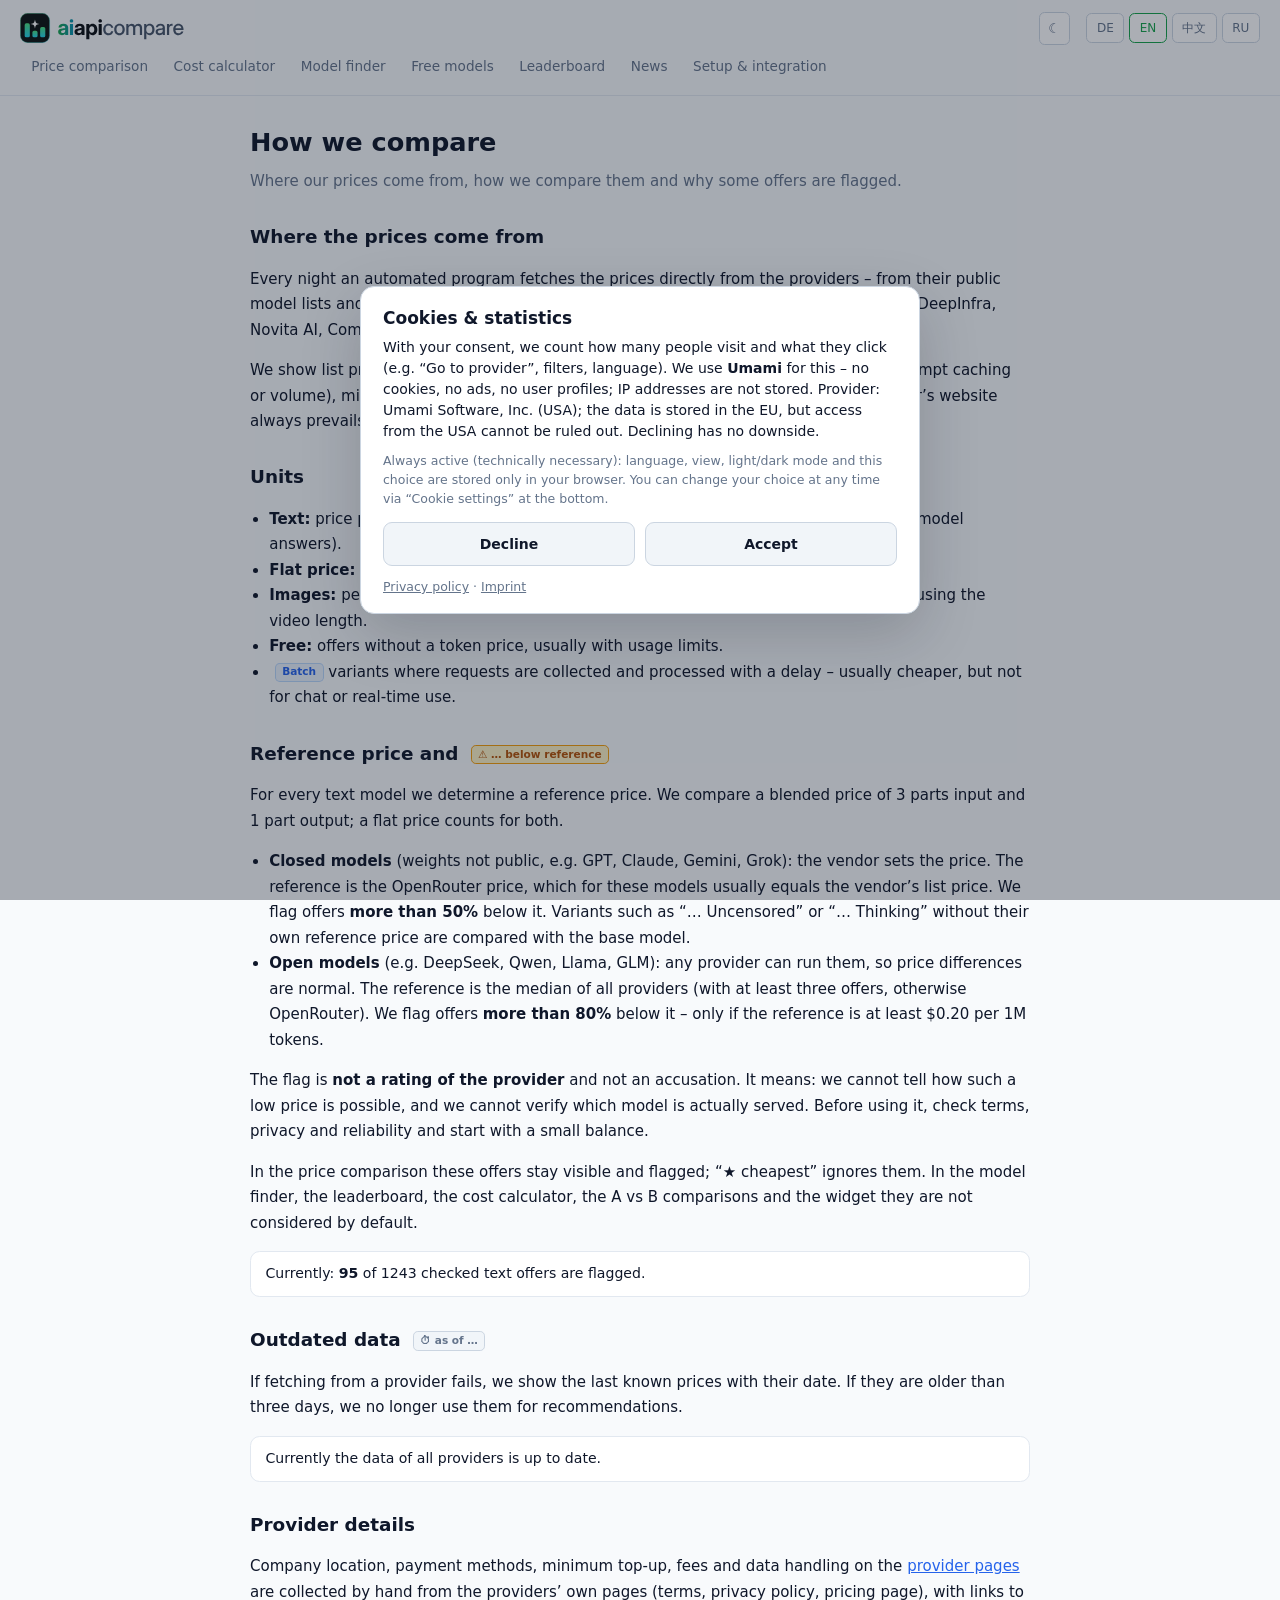
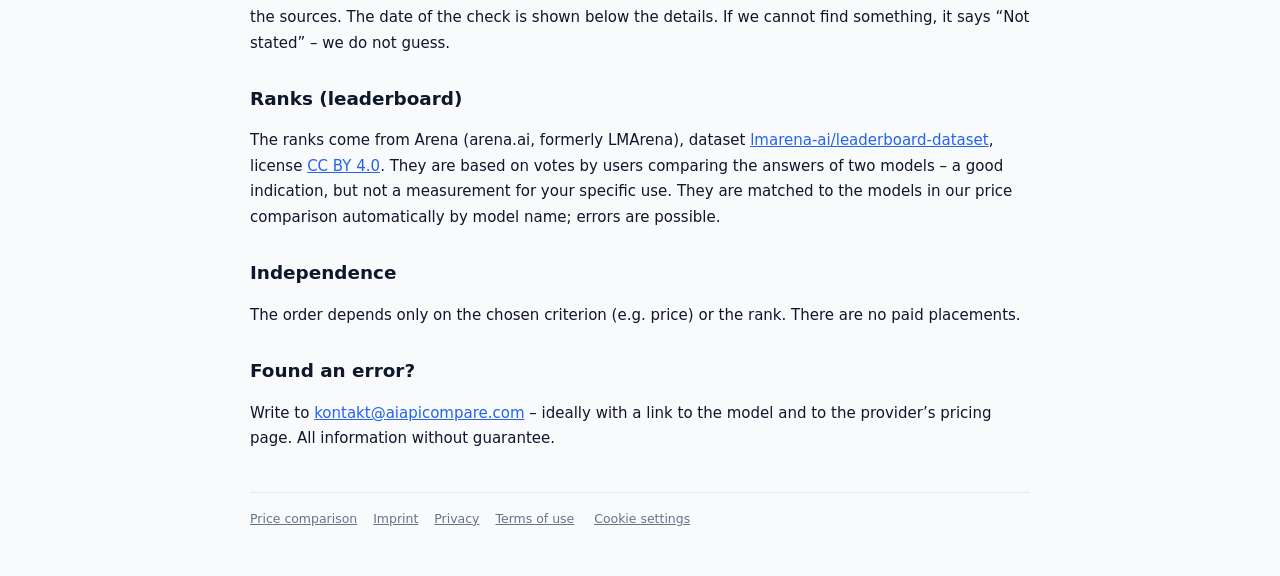
<file: methodik.html>
<!DOCTYPE html>
<html lang="de">
<head>
<meta charset="UTF-8">
<meta name="viewport" content="width=device-width, initial-scale=1">
<title>How we compare AI API prices – aiapicompare</title>
<meta name="description" content="Where our AI API prices come from, how often they are updated, how reference prices work and why some offers are flagged as far below the reference price.">
<link rel="icon" href="favicon.svg" type="image/svg+xml">
<link rel="apple-touch-icon" href="apple-touch-icon.png">
<meta property="og:image" content="https://aiapicompare.com/og-image.png">
<link rel="stylesheet" href="style.css">
<script src="theme.js"></script>
<style>
  .inhalt{max-width:820px}
  .inhalt h2{margin-top:1.8rem}
  .inhalt p,.inhalt li{line-height:1.7}
  .inhalt ul{padding-left:1.2rem}
  .live{border:1px solid var(--border);background:var(--panel);border-radius:.6rem;padding:.7rem .9rem;font-size:.88rem;margin:.8rem 0}
  .beispiel{display:inline-flex;gap:.3rem;align-items:center;flex-wrap:wrap}
</style>
</head>
<body>
<div class="topbar">
  <a class="brand" href="index.html" aria-label="aiapicompare"><img class="logo-d" src="logo/logo.svg" alt="aiapicompare" width="166" height="30"><img class="logo-l" src="logo/logo-hell.svg" alt="aiapicompare" width="166" height="30"></a>
  <nav class="nav">
    <a href="index.html" data-t="nav_vergleich"></a>
    <a href="kosten.html" data-t="nav_kosten"></a>
    <a href="finder.html" data-t="nav_finder"></a>
    <a href="free.html" data-t="nav_gratis"></a>
    <a href="bestenliste.html" data-t="nav_best"></a>
    <a href="news.html" data-t="nav_news"></a>
    <a href="anbindung.html" data-t="nav_anbindung"></a>
  </nav>
  <button class="themebtn" title="Light / dark"><span class="ti-l">☀</span><span class="ti-d">☾</span></button>
  <div class="langbtns">
    <button data-lang="de">DE</button><button data-lang="en">EN</button><button data-lang="zh">中文</button><button data-lang="ru">RU</button>
  </div>
</div>

<div class="wrap inhalt">
  <h1 data-t="h1"></h1>
  <p class="lead" data-t="lead"></p>
  <div id="inhalt"></div>
  <div class="legal">
    <a href="index.html" data-t="nav_vergleich"></a><a href="impressum.html" data-t="impressum"></a><a href="datenschutz.html" data-t="datenschutz"></a>
  </div>
</div>

<script src="out/data.js"></script>
<script src="referenz.js"></script>
<script>
"use strict";
const D = window.API_DATEN || {};
const META = D.meta || {};
const RF = window.REFERENZ || null;
const DATASET = "https://huggingface.co/datasets/lmarena-ai/leaderboard-dataset", LIZENZ = "https://creativecommons.org/licenses/by/4.0/";
const MAIL = '<a href="mailto:kontakt@aiapicompare.com">kontakt@aiapicompare.com</a>';

function esc(s){ return String(s).replace(/&/g,"&amp;").replace(/</g,"&lt;").replace(/>/g,"&gt;").replace(/"/g,"&quot;"); }
function anbieterListe(){ return Object.keys(META.quellen || {}).join(", ") || "—"; }
function tag(cls, text){ return '<span class="tag '+cls+'">'+esc(text)+'</span>'; }

const L10N = {
de:{h1:"So vergleichen wir", lead:"Woher unsere Preise kommen, wie wir sie vergleichen und warum manche Angebote gekennzeichnet sind.",
  nav_vergleich:"Preisvergleich", nav_kosten:"Kostenrechner", nav_finder:"Modell-Finder", nav_gratis:"Kostenlose Modelle", nav_best:"Bestenliste", nav_news:"Neuigkeiten", nav_anbindung:"Anbindung & Einrichtung", impressum:"Impressum", datenschutz:"Datenschutz",
  inhalt:function(x){ return ''+
  '<h2>Woher die Preise kommen</h2>'+
  '<p>Jede Nacht ruft ein automatisches Programm die Preise direkt bei den Anbietern ab – aus ihren öffentlichen Modelllisten und Schnittstellen. Derzeit: '+esc(x.anbieter)+'. Letzte Aktualisierung: '+esc(x.stand)+'.</p>'+
  '<p>Angezeigt werden Listenpreise in US-Dollar ohne Steuern. Nicht berücksichtigt sind Rabatte (z. B. für Prompt-Caching oder große Mengen), Mindestaufladungen, Gebühren für das Aufladen und Wechselkurse. Maßgeblich ist immer der Preis auf der Seite des Anbieters.</p>'+
  '<h2>Einheiten</h2><ul>'+
  '<li><b>Text:</b> Preis pro 1 Mio. Token, getrennt für Input (was du sendest) und Output (was das Modell antwortet).</li>'+
  '<li><b>Pauschalpreis:</b> ein Preis für Input und Output.</li>'+
  '<li><b>Bilder:</b> pro Bild. <b>Videos:</b> pro Sekunde – Preise pro Video rechnen wir anhand der Videolänge auf die Sekunde um.</li>'+
  '<li><b>Kostenlos:</b> Angebote ohne Tokenpreis, meist mit Nutzungslimits.</li>'+
  '<li>'+tag("batch","Batch")+' Varianten, bei denen Anfragen gesammelt und verzögert verarbeitet werden – meist günstiger, aber nicht für Chat oder Echtzeit.</li></ul>'+
  '<h2>Referenzpreis und '+tag("warn","⚠ … unter Referenz")+'</h2>'+
  '<p>Für jedes Textmodell bestimmen wir einen Referenzpreis. Verglichen wird ein gemischter Preis aus 3 Teilen Input und 1 Teil Output; ein Pauschalpreis zählt für beides.</p><ul>'+
  '<li><b>Geschlossene Modelle</b> (Gewichte nicht öffentlich, z. B. GPT, Claude, Gemini, Grok): Den Preis legt der Hersteller fest. Referenz ist der Preis bei OpenRouter, der bei diesen Modellen in der Regel dem Listenpreis des Herstellers entspricht. Wir kennzeichnen Angebote, die <b>mehr als 50 %</b> darunter liegen. Varianten wie „… Uncensored“ oder „… Thinking“ ohne eigenen Referenzpreis vergleichen wir mit dem Grundmodell.</li>'+
  '<li><b>Offene Modelle</b> (z. B. DeepSeek, Qwen, Llama, GLM): Jeder Anbieter kann sie selbst betreiben, Preisunterschiede sind normal. Referenz ist der Median aller Anbieter (bei mindestens drei Angeboten, sonst OpenRouter). Wir kennzeichnen Angebote, die <b>mehr als 80 %</b> darunter liegen – nur wenn die Referenz mindestens $0.20 pro 1 Mio. Token beträgt.</li></ul>'+
  '<p>Die Kennzeichnung ist <b>keine Bewertung des Anbieters</b> und kein Vorwurf. Sie bedeutet: Wir können nicht nachvollziehen, wie ein so niedriger Preis zustande kommt, und nicht prüfen, welches Modell tatsächlich geliefert wird. Prüfe vor der Nutzung Bedingungen, Datenschutz und Zuverlässigkeit und teste zunächst mit kleinem Guthaben.</p>'+
  '<p>Im Preisvergleich bleiben solche Angebote sichtbar und gekennzeichnet; „★ günstigster“ berücksichtigt sie nicht. Im Modell-Finder, in der Bestenliste, im Kostenrechner, in den Vergleichen A vs. B und im Widget werden sie standardmäßig nicht berücksichtigt.</p>'+
  (x.stats ? '<div class="live">Aktuell: <b>'+x.stats.auffaellig+'</b> von '+x.stats.geprueft+' geprüften Textangeboten sind gekennzeichnet.</div>' : '')+
  '<h2>Veraltete Daten '+tag("alt","⏱ Stand …")+'</h2>'+
  '<p>Schlägt der Abruf bei einem Anbieter fehl, zeigen wir die zuletzt abgerufenen Preise mit Datum an. Sind sie älter als drei Tage, verwenden wir sie nicht mehr für Empfehlungen.</p>'+
  '<div class="live">'+(x.alt.length ? 'Aktuell betroffen: '+esc(x.alt.join(", ")) : 'Aktuell sind die Daten aller Anbieter auf dem neuesten Stand.')+'</div>'+
  '<h2>Angaben zu den Anbietern</h2>'+
  '<p>Firmensitz, Zahlungsarten, Mindestaufladung, Gebühren und Datenschutz auf den <a href="de/providers/index.html">Anbieter-Seiten</a> tragen wir von Hand aus den eigenen Seiten der Anbieter zusammen (Nutzungsbedingungen, Datenschutzerklärung, Preisseite) und verlinken jeweils die Quellen. Das Prüfdatum steht unter den Angaben. Finden wir etwas nicht, steht dort „Keine Angabe“ – wir raten nicht.</p>'+
  '<h2>Platzierungen (Bestenliste)</h2>'+
  '<p>Die Platzierungen stammen von Arena (arena.ai, ehemals LMArena), Datensatz <a href="'+DATASET+'" rel="noopener" target="_blank">lmarena-ai/leaderboard-dataset</a>, Lizenz <a href="'+LIZENZ+'" rel="noopener" target="_blank">CC BY 4.0</a>. Sie beruhen auf Abstimmungen von Nutzern, die Antworten zweier Modelle vergleichen – ein guter Anhaltspunkt, aber keine Messung für deinen konkreten Einsatz. Die Zuordnung zu den Modellen in unserem Preisvergleich erfolgt automatisch über die Modellnamen; Fehler sind möglich.</p>'+
  '<h2>Unabhängigkeit</h2>'+
  '<p>Die Reihenfolge richtet sich nur nach dem gewählten Kriterium (z. B. Preis) bzw. nach der Platzierung. Es gibt keine bezahlten Platzierungen.</p>'+
  '<h2>Fehler gefunden?</h2>'+
  '<p>Schreib uns an '+MAIL+' – am besten mit Link zum Modell und zur Preisseite des Anbieters. Alle Angaben ohne Gewähr.</p>'; }},
en:{h1:"How we compare", lead:"Where our prices come from, how we compare them and why some offers are flagged.",
  nav_vergleich:"Price comparison", nav_kosten:"Cost calculator", nav_finder:"Model finder", nav_gratis:"Free models", nav_best:"Leaderboard", nav_news:"News", nav_anbindung:"Setup & integration", impressum:"Imprint", datenschutz:"Privacy",
  inhalt:function(x){ return ''+
  '<h2>Where the prices come from</h2>'+
  '<p>Every night an automated program fetches the prices directly from the providers – from their public model lists and APIs. Currently: '+esc(x.anbieter)+'. Last update: '+esc(x.stand)+'.</p>'+
  '<p>We show list prices in US dollars excluding taxes. Not included are discounts (e.g. for prompt caching or volume), minimum top-ups, top-up fees and exchange rates. The price on the provider’s website always prevails.</p>'+
  '<h2>Units</h2><ul>'+
  '<li><b>Text:</b> price per 1M tokens, separately for input (what you send) and output (what the model answers).</li>'+
  '<li><b>Flat price:</b> one price for input and output.</li>'+
  '<li><b>Images:</b> per image. <b>Videos:</b> per second – prices per video are converted to seconds using the video length.</li>'+
  '<li><b>Free:</b> offers without a token price, usually with usage limits.</li>'+
  '<li>'+tag("batch","Batch")+' variants where requests are collected and processed with a delay – usually cheaper, but not for chat or real-time use.</li></ul>'+
  '<h2>Reference price and '+tag("warn","⚠ … below reference")+'</h2>'+
  '<p>For every text model we determine a reference price. We compare a blended price of 3 parts input and 1 part output; a flat price counts for both.</p><ul>'+
  '<li><b>Closed models</b> (weights not public, e.g. GPT, Claude, Gemini, Grok): the vendor sets the price. The reference is the OpenRouter price, which for these models usually equals the vendor’s list price. We flag offers <b>more than 50%</b> below it. Variants such as “… Uncensored” or “… Thinking” without their own reference price are compared with the base model.</li>'+
  '<li><b>Open models</b> (e.g. DeepSeek, Qwen, Llama, GLM): any provider can run them, so price differences are normal. The reference is the median of all providers (with at least three offers, otherwise OpenRouter). We flag offers <b>more than 80%</b> below it – only if the reference is at least $0.20 per 1M tokens.</li></ul>'+
  '<p>The flag is <b>not a rating of the provider</b> and not an accusation. It means: we cannot tell how such a low price is possible, and we cannot verify which model is actually served. Before using it, check terms, privacy and reliability and start with a small balance.</p>'+
  '<p>In the price comparison these offers stay visible and flagged; “★ cheapest” ignores them. In the model finder, the leaderboard, the cost calculator, the A vs B comparisons and the widget they are not considered by default.</p>'+
  (x.stats ? '<div class="live">Currently: <b>'+x.stats.auffaellig+'</b> of '+x.stats.geprueft+' checked text offers are flagged.</div>' : '')+
  '<h2>Outdated data '+tag("alt","⏱ as of …")+'</h2>'+
  '<p>If fetching from a provider fails, we show the last known prices with their date. If they are older than three days, we no longer use them for recommendations.</p>'+
  '<div class="live">'+(x.alt.length ? 'Currently affected: '+esc(x.alt.join(", ")) : 'Currently the data of all providers is up to date.')+'</div>'+
  '<h2>Provider details</h2>'+
  '<p>Company location, payment methods, minimum top-up, fees and data handling on the <a href="providers/index.html">provider pages</a> are collected by hand from the providers’ own pages (terms, privacy policy, pricing page), with links to the sources. The date of the check is shown below the details. If we cannot find something, it says “Not stated” – we do not guess.</p>'+
  '<h2>Ranks (leaderboard)</h2>'+
  '<p>The ranks come from Arena (arena.ai, formerly LMArena), dataset <a href="'+DATASET+'" rel="noopener" target="_blank">lmarena-ai/leaderboard-dataset</a>, license <a href="'+LIZENZ+'" rel="noopener" target="_blank">CC BY 4.0</a>. They are based on votes by users comparing the answers of two models – a good indication, but not a measurement for your specific use. They are matched to the models in our price comparison automatically by model name; errors are possible.</p>'+
  '<h2>Independence</h2>'+
  '<p>The order depends only on the chosen criterion (e.g. price) or the rank. There are no paid placements.</p>'+
  '<h2>Found an error?</h2>'+
  '<p>Write to '+MAIL+' – ideally with a link to the model and to the provider’s pricing page. All information without guarantee.</p>'; }},
zh:{h1:"我们的比较方法", lead:"我们的价格从何而来、如何比较，以及为什么部分报价会被标注。",
  nav_vergleich:"价格对比", nav_kosten:"成本计算器", nav_finder:"模型推荐", nav_gratis:"免费模型", nav_best:"排行榜", nav_news:"动态", nav_anbindung:"接入与配置", impressum:"网站信息", datenschutz:"隐私政策",
  inhalt:function(x){ return ''+
  '<h2>价格来源</h2>'+
  '<p>每天夜间，一个自动程序直接从各提供商公开的模型列表和接口获取价格。目前包括：'+esc(x.anbieter)+'。最近更新：'+esc(x.stand)+'。</p>'+
  '<p>显示的是不含税的美元标价。未包含折扣（如提示缓存或批量折扣）、最低充值、充值手续费和汇率。一切以提供商网站上的价格为准。</p>'+
  '<h2>计价单位</h2><ul>'+
  '<li><b>文本：</b>每百万 Token 的价格，分别列出输入（你发送的内容）和输出（模型的回答）。</li>'+
  '<li><b>统一价：</b>输入和输出同一个价格。</li>'+
  '<li><b>图像：</b>按张计价。<b>视频：</b>按秒计价——按条计价的视频会根据时长换算为每秒价格。</li>'+
  '<li><b>免费：</b>没有 Token 价格的报价，通常有使用限制。</li>'+
  '<li>'+tag("batch","Batch")+' 批处理版本：请求会被汇总并延迟处理——通常更便宜，但不适合聊天或实时场景。</li></ul>'+
  '<h2>参考价与 '+tag("warn","⚠ 低于参考价 …")+'</h2>'+
  '<p>我们为每个文本模型确定一个参考价。比较时使用混合价格：3 份输入加 1 份输出；统一价同时适用于两者。</p><ul>'+
  '<li><b>闭源模型</b>（权重未公开，如 GPT、Claude、Gemini、Grok）：价格由厂商决定。参考价为 OpenRouter 的价格，对这些模型通常等于厂商官方价格。比其低 <b>50% 以上</b>的报价会被标注。没有自身参考价的变体（如“… Uncensored”或“… Thinking”）会与基础模型比较。</li>'+
  '<li><b>开源模型</b>（如 DeepSeek、Qwen、Llama、GLM）：任何提供商都可以自行运行，价格差异属于正常。参考价为所有提供商的中位数（至少三个报价，否则使用 OpenRouter）。比其低 <b>80% 以上</b>的报价会被标注——前提是参考价至少为每百万 Token $0.20。</li></ul>'+
  '<p>该标注<b>不是对提供商的评价</b>，也不是指控。它表示：我们无法确认如此低的价格如何实现，也无法核实实际提供的是哪个模型。使用前请查看条款、隐私政策和可靠性，并先用少量余额测试。</p>'+
  '<p>在价格对比中，此类报价仍会显示并带有标注；“★ 最便宜”不计入它们。在模型推荐、排行榜、成本计算器、A 对比 B 页面和小组件中，默认不考虑此类报价。</p>'+
  (x.stats ? '<div class="live">当前：在 '+x.stats.geprueft+' 个已检查的文本报价中，有 <b>'+x.stats.auffaellig+'</b> 个被标注。</div>' : '')+
  '<h2>过时数据 '+tag("alt","⏱ 数据日期 …")+'</h2>'+
  '<p>如果从某个提供商获取数据失败，我们会显示最近一次获取的价格及其日期。超过三天的数据不再用于推荐。</p>'+
  '<div class="live">'+(x.alt.length ? '当前受影响：'+esc(x.alt.join("、")) : '目前所有提供商的数据均为最新。')+'</div>'+
  '<h2>提供商信息</h2>'+
  '<p><a href="zh/providers/index.html">提供商页面</a>上的公司所在地、支付方式、最低充值、手续费和数据处理信息，由我们从提供商自己的页面（服务条款、隐私政策、价格页面）手动整理，并附上来源链接。核查日期显示在信息下方。找不到的信息会标注“未说明”——我们不做猜测。</p>'+
  '<h2>名次（排行榜）</h2>'+
  '<p>名次来自 Arena（arena.ai，原 LMArena），数据集 <a href="'+DATASET+'" rel="noopener" target="_blank">lmarena-ai/leaderboard-dataset</a>，许可证 <a href="'+LIZENZ+'" rel="noopener" target="_blank">CC BY 4.0</a>。名次基于用户对两个模型回答的比较投票——可作为参考，但并非针对你具体用途的测量。与我们价格对比中模型的对应关系按模型名称自动匹配，可能存在错误。</p>'+
  '<h2>独立性</h2>'+
  '<p>排序仅取决于所选条件（如价格）或名次。不存在付费排名。</p>'+
  '<h2>发现错误？</h2>'+
  '<p>请写信至 '+MAIL+'——最好附上模型链接和提供商的价格页面。所有信息不作保证。</p>'; }},
ru:{h1:"Как мы сравниваем", lead:"Откуда наши цены, как мы их сравниваем и почему некоторые предложения помечены.",
  nav_vergleich:"Сравнение цен", nav_kosten:"Калькулятор", nav_finder:"Подбор модели", nav_gratis:"Бесплатные модели", nav_best:"Рейтинг", nav_news:"Новости", nav_anbindung:"Подключение", impressum:"Импрессум", datenschutz:"Конфиденциальность",
  inhalt:function(x){ return ''+
  '<h2>Откуда цены</h2>'+
  '<p>Каждую ночь программа автоматически получает цены напрямую у поставщиков – из их публичных списков моделей и API. Сейчас: '+esc(x.anbieter)+'. Последнее обновление: '+esc(x.stand)+'.</p>'+
  '<p>Показываются прайсовые цены в долларах США без налогов. Не учитываются скидки (например, за кеширование промптов или объём), минимальные пополнения, комиссии за пополнение и курсы валют. Действует всегда цена на сайте поставщика.</p>'+
  '<h2>Единицы</h2><ul>'+
  '<li><b>Текст:</b> цена за 1 млн токенов, отдельно для входа (что вы отправляете) и выхода (что отвечает модель).</li>'+
  '<li><b>Единая цена:</b> одна цена для входа и выхода.</li>'+
  '<li><b>Изображения:</b> за изображение. <b>Видео:</b> за секунду – цены за видео пересчитываются по длительности.</li>'+
  '<li><b>Бесплатно:</b> предложения без цены за токены, обычно с лимитами.</li>'+
  '<li>'+tag("batch","Batch")+' пакетные варианты: запросы собираются и обрабатываются с задержкой – обычно дешевле, но не для чата и работы в реальном времени.</li></ul>'+
  '<h2>Эталонная цена и '+tag("warn","⚠ … ниже эталона")+'</h2>'+
  '<p>Для каждой текстовой модели мы определяем эталонную цену. Сравнивается смешанная цена: 3 части входа и 1 часть выхода; единая цена считается для обоих.</p><ul>'+
  '<li><b>Закрытые модели</b> (веса не опубликованы, например GPT, Claude, Gemini, Grok): цену устанавливает производитель. Эталон – цена на OpenRouter, которая для этих моделей обычно совпадает с прайсом производителя. Мы помечаем предложения, которые <b>более чем на 50 %</b> ниже. Варианты вроде «… Uncensored» или «… Thinking» без собственной эталонной цены сравниваются с базовой моделью.</li>'+
  '<li><b>Открытые модели</b> (например DeepSeek, Qwen, Llama, GLM): любой поставщик может запускать их сам, поэтому разница в ценах нормальна. Эталон – медиана всех поставщиков (минимум три предложения, иначе OpenRouter). Мы помечаем предложения, которые <b>более чем на 80 %</b> ниже – только если эталон не меньше $0.20 за 1 млн токенов.</li></ul>'+
  '<p>Пометка – <b>не оценка поставщика</b> и не обвинение. Она означает: мы не можем объяснить, как возможна такая низкая цена, и проверить, какая модель реально используется. Перед использованием проверьте условия, конфиденциальность и надёжность и начните с небольшого баланса.</p>'+
  '<p>В сравнении цен такие предложения остаются видимыми и помеченными; «★ дешевле всех» их не учитывает. В подборе модели, рейтинге, калькуляторе, сравнениях A vs B и виджете они по умолчанию не учитываются.</p>'+
  (x.stats ? '<div class="live">Сейчас помечено <b>'+x.stats.auffaellig+'</b> из '+x.stats.geprueft+' проверенных текстовых предложений.</div>' : '')+
  '<h2>Устаревшие данные '+tag("alt","⏱ на …")+'</h2>'+
  '<p>Если получить данные у поставщика не удалось, мы показываем последние известные цены с датой. Данные старше трёх дней больше не используются для рекомендаций.</p>'+
  '<div class="live">'+(x.alt.length ? 'Сейчас затронуты: '+esc(x.alt.join(", ")) : 'Сейчас данные всех поставщиков актуальны.')+'</div>'+
  '<h2>Сведения о поставщиках</h2>'+
  '<p>Местонахождение компании, способы оплаты, минимальное пополнение, комиссии и обработку данных на <a href="ru/providers/index.html">страницах поставщиков</a> мы собираем вручную с собственных страниц поставщиков (условия, политика конфиденциальности, страница цен) и даём ссылки на источники. Дата проверки указана под сведениями. Если что-то не найдено, там написано «Не указано» – мы не гадаем.</p>'+
  '<h2>Места (рейтинг)</h2>'+
  '<p>Места взяты из Arena (arena.ai, ранее LMArena), набор данных <a href="'+DATASET+'" rel="noopener" target="_blank">lmarena-ai/leaderboard-dataset</a>, лицензия <a href="'+LIZENZ+'" rel="noopener" target="_blank">CC BY 4.0</a>. Они основаны на голосах пользователей, сравнивающих ответы двух моделей, – хороший ориентир, но не измерение для вашей конкретной задачи. Сопоставление с моделями в нашем сравнении цен выполняется автоматически по названиям; возможны ошибки.</p>'+
  '<h2>Независимость</h2>'+
  '<p>Порядок зависит только от выбранного критерия (например, цены) или места в рейтинге. Платных размещений нет.</p>'+
  '<h2>Нашли ошибку?</h2>'+
  '<p>Напишите на '+MAIL+' – лучше со ссылкой на модель и страницу цен поставщика. Вся информация без гарантии.</p>'; }}
};

function lsGet(k){ try { return localStorage.getItem(k); } catch(e){ return null; } }
function lsSet(k,v){ try { localStorage.setItem(k,v); } catch(e){} }
let lang = lsGet("lang") || (navigator.language || "").slice(0,2);
if (!L10N[lang]) lang = "en";

function render(){
  const T = L10N[lang];
  document.documentElement.lang = lang === "zh" ? "zh-CN" : lang;
  document.title = T.h1 + " – aiapicompare";
  document.querySelectorAll("[data-t]").forEach(function(el){ el.textContent = T[el.dataset.t]; });
  document.querySelectorAll(".langbtns button").forEach(function(b){ b.classList.toggle("active", b.dataset.lang === lang); });
  const alt = Object.keys(META.veraltet || {}).map(function(q){
    const name = Object.keys(META.quellen || {}).filter(function(n){ return n.toLowerCase().replace(/[^a-z]/g, "") === q.replace(/[^a-z]/g, ""); })[0] || q;
    return name + " (" + (RF ? RF.datum(String(META.veraltet[q]).slice(0, 10), lang) : META.veraltet[q]) + ")";
  });
  document.getElementById("inhalt").innerHTML = T.inhalt({anbieter: anbieterListe(), stand: META.erstellt || "—", stats: RF ? RF.stats() : null, alt: alt});
}
document.addEventListener("click", function(e){
  const l = e.target.closest("button[data-lang]");
  if (l){ lang = l.dataset.lang; lsSet("lang", lang); render(); }
});
render();
</script>
<script src="config.js"></script>
<script src="einwilligung.js"></script>
</body>
</html>
</file>
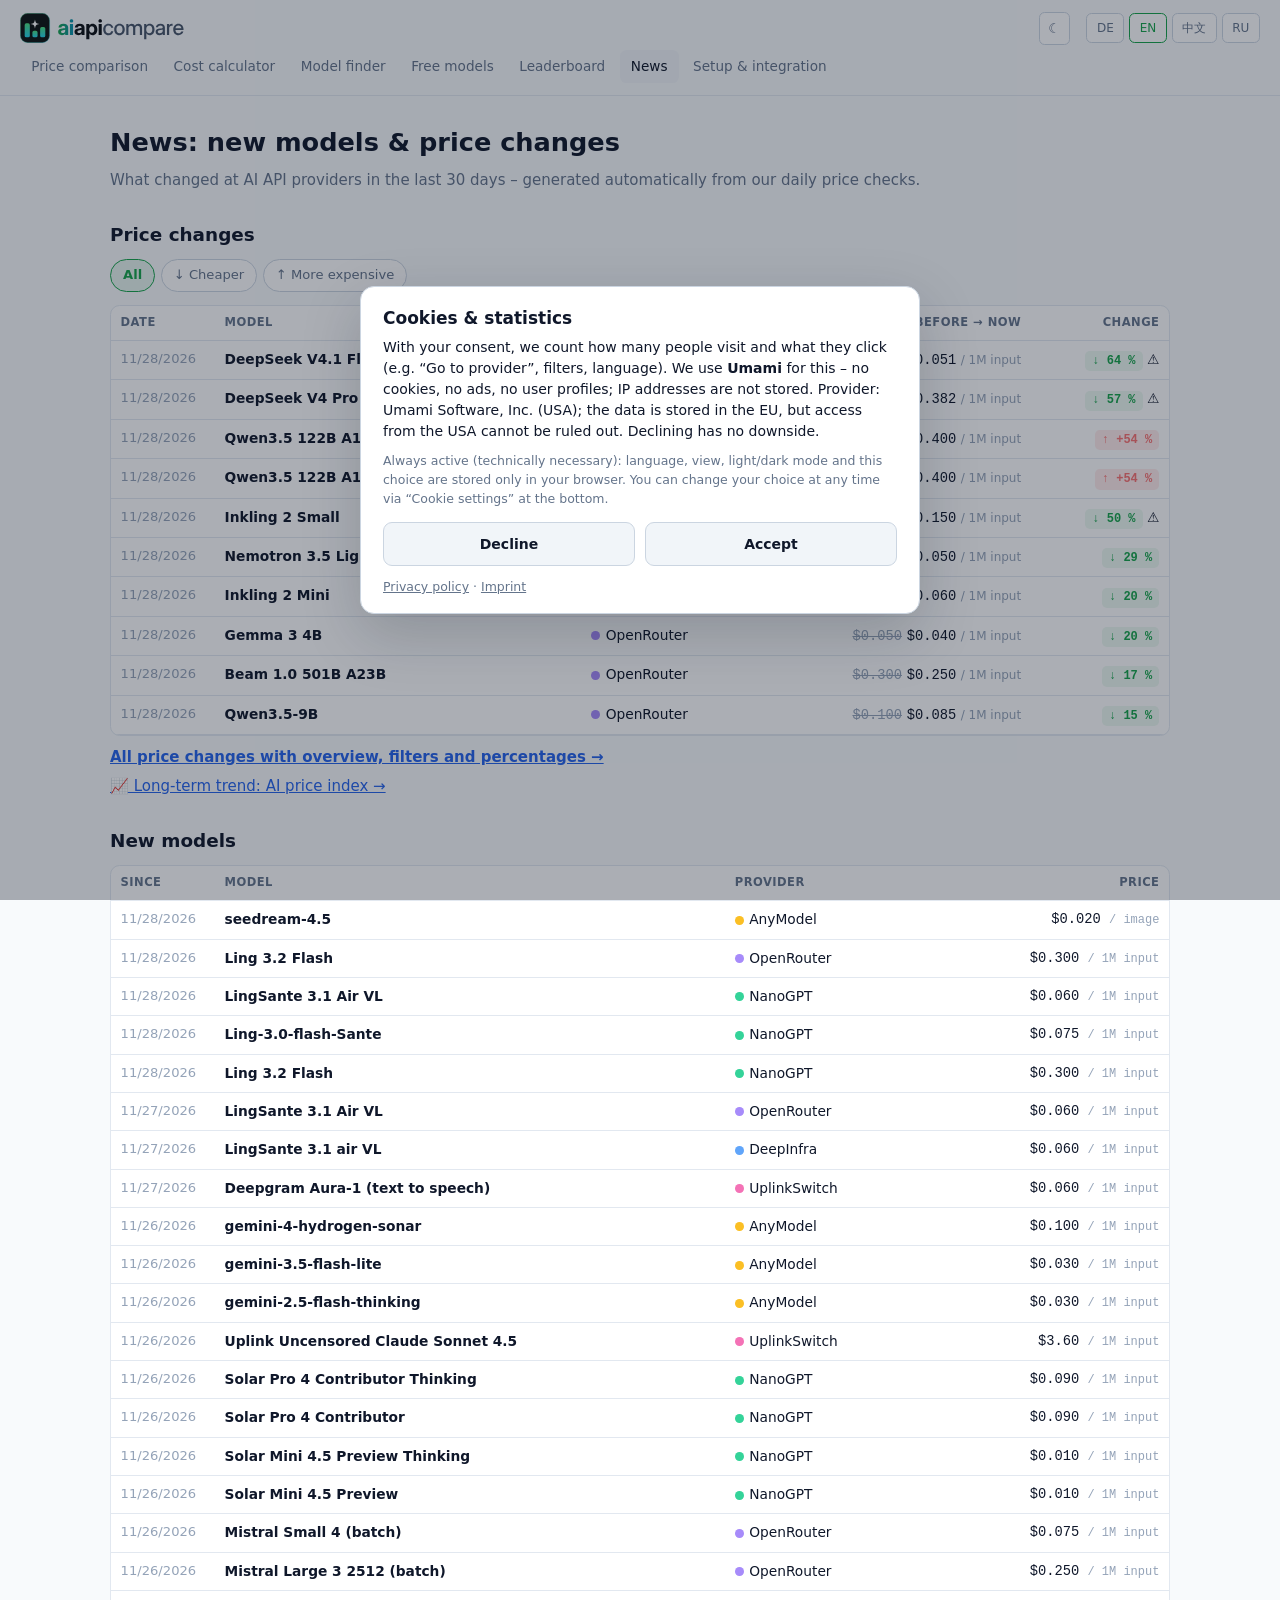
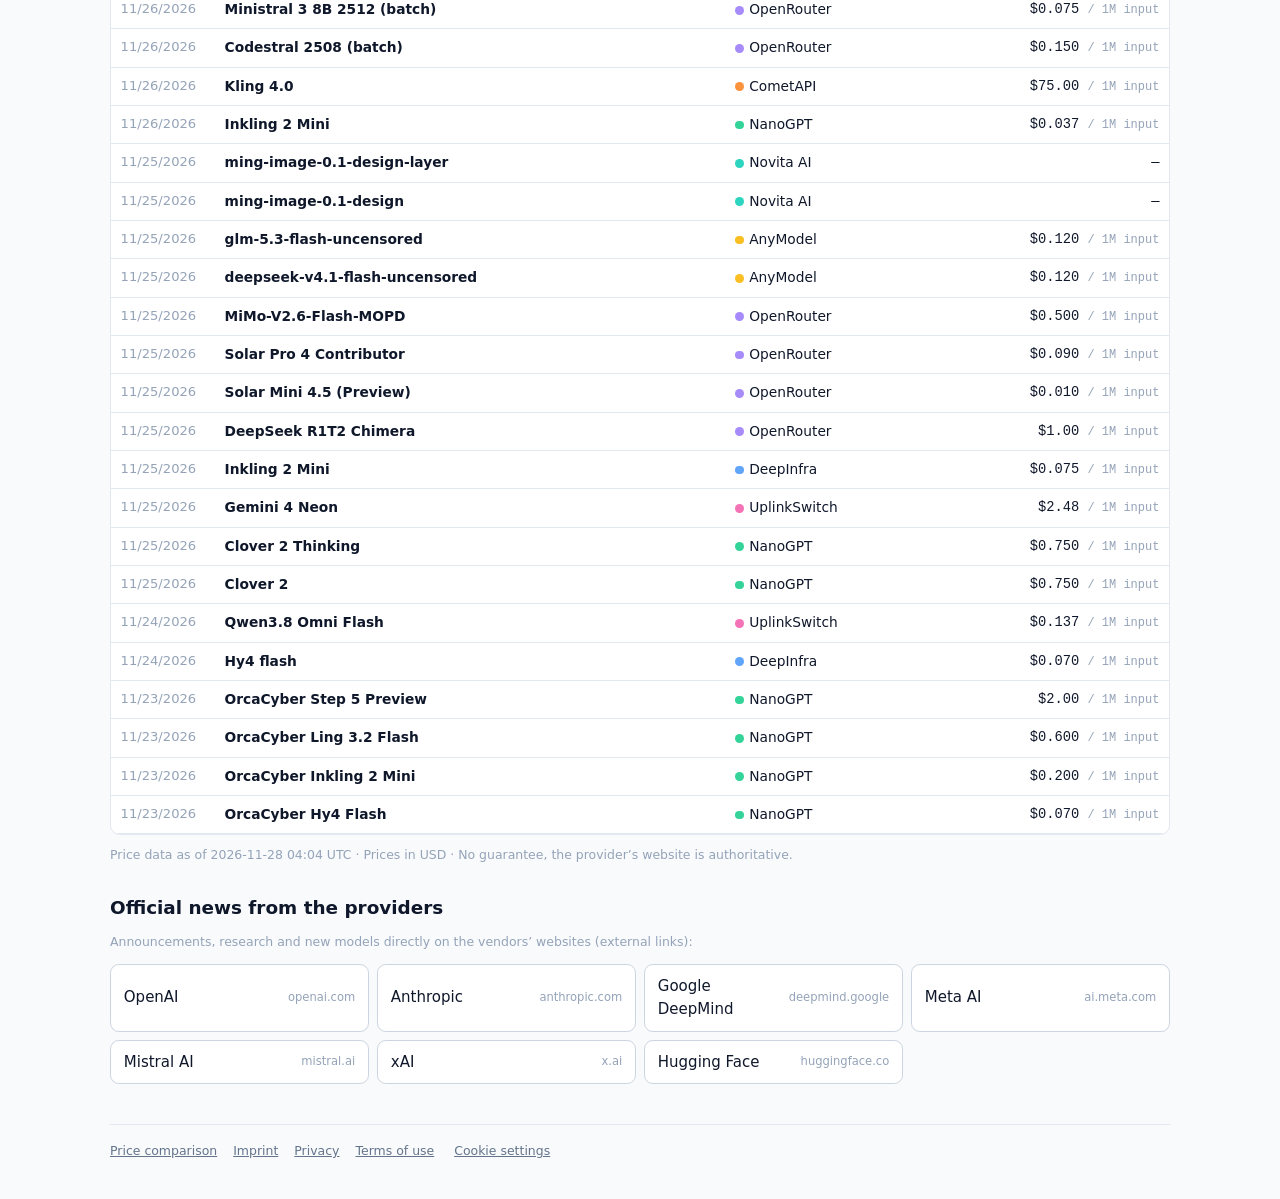
<file: news.html>
<!DOCTYPE html>
<html lang="de">
<head>
<meta charset="UTF-8">
<meta name="viewport" content="width=device-width, initial-scale=1">
<title>AI API price news: new models & price changes – aiapicompare</title>
<meta name="description" content="New AI models and API price changes of the last 30 days – generated automatically from our daily price checks across all providers.">
<link rel="icon" href="favicon.svg" type="image/svg+xml">
<link rel="apple-touch-icon" href="apple-touch-icon.png">
<meta property="og:image" content="https://aiapicompare.com/og-image.png">
<link rel="stylesheet" href="style.css">
<link rel="alternate" type="application/rss+xml" title="aiapicompare RSS (English)" href="feed.xml">
<link rel="alternate" type="application/rss+xml" title="aiapicompare RSS (Deutsch)" href="de/feed.xml">
<script src="theme.js"></script>
<style>
  h2{font-size:1.15rem;margin:1.8rem 0 .6rem}
  .tabs{display:flex;flex-wrap:wrap;gap:.35rem;margin:.2rem 0 .8rem}
  .tabs button{padding:.35rem .75rem;border:1px solid var(--border2);border-radius:2rem;background:var(--input);cursor:pointer;font-size:.82rem;color:var(--muted)}
  .tabs button.active{border-color:var(--accent);color:var(--accent);background:var(--accent-bg);font-weight:600}
  td.num,th.num{text-align:right}
  .price{font-family:var(--mono);white-space:nowrap}
  .datum{white-space:nowrap;color:var(--dim);font-size:.82rem;width:6.5rem}
  .pz{display:inline-block;padding:.05rem .45rem;border-radius:.3rem;font-size:.75rem;font-weight:700;font-family:var(--mono)}
  .pz.down{background:var(--accent-bg);color:var(--accent)}
  .pz.up{background:rgba(248,113,113,.15);color:#f87171}
  .alt{color:var(--dim);text-decoration:line-through;margin-right:.3rem}
  .unit{color:var(--dim);font-size:.75rem}
  .leer{padding:1.5rem;text-align:center;color:var(--muted)}
  .links{display:grid;grid-template-columns:repeat(auto-fill,minmax(210px,1fr));gap:.5rem}
  .links a{display:flex;align-items:center;gap:.5rem;padding:.6rem .8rem;border:1px solid var(--border2);border-radius:.55rem;text-decoration:none;color:var(--fg);background:var(--input)}
  .links a:hover{border-color:var(--accent)}
  .links small{color:var(--dim);font-size:.72rem;margin-left:auto}
  .hinweis{font-size:.78rem;color:var(--dim);margin-top:.6rem;line-height:1.6}
  a.mlink{color:var(--fg);text-decoration:none;font-weight:600}
  a.mlink:hover{color:var(--accent);text-decoration:underline}
</style>
</head>
<body>
<div class="topbar">
  <a class="brand" href="index.html" aria-label="aiapicompare"><img class="logo-d" src="logo/logo.svg" alt="aiapicompare" width="166" height="30"><img class="logo-l" src="logo/logo-hell.svg" alt="aiapicompare" width="166" height="30"></a>
  <nav class="nav">
    <a href="index.html" data-t="nav_vergleich"></a>
    <a href="kosten.html" data-t="nav_kosten"></a>
    <a href="finder.html" data-t="nav_finder"></a>
    <a href="free.html" data-t="nav_gratis"></a>
    <a href="bestenliste.html" data-t="nav_best"></a>
    <a href="news.html" class="active" data-t="nav_news"></a>
    <a href="anbindung.html" data-t="nav_anbindung"></a>
  </nav>
  <button class="themebtn" title="Light / dark"><span class="ti-l">☀</span><span class="ti-d">☾</span></button>
  <div class="langbtns">
    <button data-lang="de">DE</button><button data-lang="en">EN</button><button data-lang="zh">中文</button><button data-lang="ru">RU</button>
  </div>
</div>

<div class="wrap">
  <h1 data-t="h1"></h1>
  <p class="lead" data-t="lead"></p>
  <p id="rss" hidden><a id="rsslink" href="feed.xml">📡 <span data-t="rss"></span></a></p>

  <h2 data-t="h_preis"></h2>
  <div class="tabs" id="ptabs"></div>
  <div class="tablewrap"><table><thead id="phead"></thead><tbody id="pbody"></tbody></table></div>

  <p style="margin:.6rem 0 0"><a href="preisaenderungen.html" data-t="alle_preis" style="font-weight:600"></a></p>
  <p style="margin:.4rem 0 0"><a href="preisindex.html" data-t="zum_index"></a></p>

  <h2 data-t="h_neu"></h2>
  <div class="tablewrap"><table><thead id="nhead"></thead><tbody id="nbody"></tbody></table></div>
  <p class="hinweis" id="stand"></p>

  <h2 data-t="h_offiziell"></h2>
  <p class="hinweis" data-t="offiziell_text" style="margin-top:0"></p>
  <div class="links">
    <a href="https://openai.com/news/" target="_blank" rel="noopener">OpenAI <small>openai.com</small></a>
    <a href="https://www.anthropic.com/news" target="_blank" rel="noopener">Anthropic <small>anthropic.com</small></a>
    <a href="https://deepmind.google/blog/" target="_blank" rel="noopener">Google DeepMind <small>deepmind.google</small></a>
    <a href="https://ai.meta.com/blog/" target="_blank" rel="noopener">Meta AI <small>ai.meta.com</small></a>
    <a href="https://mistral.ai/news" target="_blank" rel="noopener">Mistral AI <small>mistral.ai</small></a>
    <a href="https://x.ai/news" target="_blank" rel="noopener">xAI <small>x.ai</small></a>
    <a href="https://huggingface.co/blog" target="_blank" rel="noopener">Hugging Face <small>huggingface.co</small></a>
  </div>

  <div class="legal">
    <a href="index.html" data-t="nav_vergleich"></a><a href="impressum.html" data-t="impressum"></a><a href="datenschutz.html" data-t="datenschutz"></a>
  </div>
</div>

<script src="out/data.js"></script>
<script src="out/news.js"></script>
<script>
"use strict";
const D = window.API_DATEN || {};
const N = window.NEWS || null;
const QUELLEN = {openrouter:"OpenRouter", uplinkswitch:"UplinkSwitch", anymodel:"AnyModel", nanogpt:"NanoGPT", chutes:"Chutes",
  deepinfra:"DeepInfra", novita:"Novita AI", cometapi:"CometAPI", kyma:"Kyma API"};
const FARBE = {openrouter:"#a78bfa", uplinkswitch:"#f472b6", anymodel:"#fbbf24", nanogpt:"#34d399", chutes:"#f87171",
  deepinfra:"#60a5fa", novita:"#2dd4bf", cometapi:"#fb923c", kyma:"#c084fc"};

const L10N = {
de:{h1:"Neuigkeiten: neue Modelle & Preisänderungen",
  lead:"Was sich in den letzten 30 Tagen bei den KI-API-Anbietern getan hat – automatisch ermittelt aus unseren täglichen Preisabfragen.",
  nav_vergleich:"Preisvergleich", nav_kosten:"Kostenrechner", nav_finder:"Modell-Finder", nav_gratis:"Kostenlose Modelle", nav_best:"Bestenliste", nav_news:"Neuigkeiten", nav_anbindung:"Anbindung & Einrichtung", impressum:"Impressum", datenschutz:"Datenschutz",
  h_preis:"Preisänderungen", alle_preis:"Alle Preisänderungen mit Übersicht, Filter und Prozent →", rss:"RSS-Feed abonnieren (neue Modelle & Preisänderungen)", h_neu:"Neue Modelle", zum_index:"📈 Langfristige Entwicklung: zum KI-Preisindex →", h_offiziell:"Offizielle Neuigkeiten der Anbieter",
  offiziell_text:"Ankündigungen, Forschung und neue Modelle direkt auf den Seiten der Hersteller (externe Links):",
  tabs:{alle:"Alle", down:"↓ Günstiger geworden", up:"↑ Teurer geworden"},
  pth:["Datum","Modell","Anbieter","Preis vorher → jetzt","Änderung"], nth:["Seit","Modell","Anbieter","Preis"],
  einheit:{text:"/ 1M Input", image:"/ Bild", second:"/ s", generation:"/ Video"}, gratis:"kostenlos",
  leer_p:"Keine Preisänderungen in den letzten 30 Tagen.", leer_n:"Keine neuen Modelle in den letzten 30 Tagen.",
  keine:"Die Neuigkeiten werden beim nächsten täglichen Datenabruf erstellt.",
  stand:function(d){ return "Stand der Preisdaten: " + d + " · Preise in USD · Angaben ohne Gewähr, maßgeblich ist die Seite des Anbieters."; }},
en:{h1:"News: new models & price changes",
  lead:"What changed at AI API providers in the last 30 days – generated automatically from our daily price checks.",
  nav_vergleich:"Price comparison", nav_kosten:"Cost calculator", nav_finder:"Model finder", nav_gratis:"Free models", nav_best:"Leaderboard", nav_news:"News", nav_anbindung:"Setup & integration", impressum:"Imprint", datenschutz:"Privacy",
  h_preis:"Price changes", alle_preis:"All price changes with overview, filters and percentages →", rss:"Subscribe to the RSS feed (new models & price changes)", h_neu:"New models", zum_index:"📈 Long-term trend: AI price index →", h_offiziell:"Official news from the providers",
  offiziell_text:"Announcements, research and new models directly on the vendors’ websites (external links):",
  tabs:{alle:"All", down:"↓ Cheaper", up:"↑ More expensive"},
  pth:["Date","Model","Provider","Price before → now","Change"], nth:["Since","Model","Provider","Price"],
  einheit:{text:"/ 1M input", image:"/ image", second:"/ s", generation:"/ video"}, gratis:"free",
  leer_p:"No price changes in the last 30 days.", leer_n:"No new models in the last 30 days.",
  keine:"The news will be created with the next daily data update.",
  stand:function(d){ return "Price data as of " + d + " · Prices in USD · No guarantee, the provider’s website is authoritative."; }},
zh:{h1:"动态：新模型与价格变化",
  lead:"过去 30 天 AI API 提供商的变化——根据我们每日的价格查询自动生成。",
  nav_vergleich:"价格对比", nav_kosten:"成本计算器", nav_finder:"模型推荐", nav_gratis:"免费模型", nav_best:"排行榜", nav_news:"动态", nav_anbindung:"接入与配置", impressum:"网站信息", datenschutz:"隐私政策",
  h_preis:"价格变化", alle_preis:"查看全部价格变化（含概览、筛选和百分比）→", rss:"订阅 RSS（新模型与价格变化）", h_neu:"新模型", zum_index:"📈 长期趋势：AI 价格指数 →", h_offiziell:"提供商官方动态",
  offiziell_text:"直接前往各厂商网站查看公告、研究与新模型（外部链接）：",
  tabs:{alle:"全部", down:"↓ 降价", up:"↑ 涨价"},
  pth:["日期","模型","提供商","原价 → 现价","变化"], nth:["上线","模型","提供商","价格"],
  einheit:{text:"/ 百万输入", image:"/ 张", second:"/ 秒", generation:"/ 视频"}, gratis:"免费",
  leer_p:"过去 30 天没有价格变化。", leer_n:"过去 30 天没有新模型。",
  keine:"动态将在下一次每日数据更新时生成。",
  stand:function(d){ return "价格数据日期：" + d + " · 价格单位为美元 · 仅供参考，以提供商网站为准。"; }},
ru:{h1:"Новости: новые модели и изменения цен",
  lead:"Что изменилось у поставщиков AI-API за последние 30 дней – автоматически по нашим ежедневным проверкам цен.",
  nav_vergleich:"Сравнение цен", nav_kosten:"Калькулятор", nav_finder:"Подбор модели", nav_gratis:"Бесплатные модели", nav_best:"Рейтинг", nav_news:"Новости", nav_anbindung:"Подключение", impressum:"Импрессум", datenschutz:"Конфиденциальность",
  h_preis:"Изменения цен", alle_preis:"Все изменения цен с обзором, фильтрами и процентами →", rss:"Подписаться на RSS (новые модели и изменения цен)", h_neu:"Новые модели", zum_index:"📈 Долгосрочная динамика: индекс цен AI →", h_offiziell:"Официальные новости поставщиков",
  offiziell_text:"Анонсы, исследования и новые модели прямо на сайтах разработчиков (внешние ссылки):",
  tabs:{alle:"Все", down:"↓ Подешевело", up:"↑ Подорожало"},
  pth:["Дата","Модель","Поставщик","Цена было → стало","Изменение"], nth:["С","Модель","Поставщик","Цена"],
  einheit:{text:"/ 1 млн вход", image:"/ изобр.", second:"/ с", generation:"/ видео"}, gratis:"бесплатно",
  leer_p:"Нет изменений цен за последние 30 дней.", leer_n:"Нет новых моделей за последние 30 дней.",
  keine:"Новости появятся при следующем ежедневном обновлении данных.",
  stand:function(d){ return "Цены на " + d + " · в USD · Без гарантии, действует информация на сайте поставщика."; }}
};

function lsGet(k){ try { return localStorage.getItem(k); } catch(e){ return null; } }
function lsSet(k,v){ try { localStorage.setItem(k,v); } catch(e){} }
let lang = lsGet("lang") || (navigator.language || "").slice(0,2);
if (!L10N[lang]) lang = "en";
let filter = "alle";
function esc(s){ return String(s).replace(/&/g,"&amp;").replace(/</g,"&lt;").replace(/>/g,"&gt;").replace(/"/g,"&quot;"); }
function fmtP(n){ return "$" + (n >= 100 ? n.toFixed(0) : n >= 1 ? n.toFixed(2) : n >= 0.01 ? n.toFixed(3) : n.toFixed(4)); }
function sauber(n){ return String(n || "").replace(/^[^:]{1,30}:\s*/, ""); }
function einheit(e, T){ return T.einheit[e] || T.einheit.text; }
function anb(q){ return '<span class="dot" style="background:'+(FARBE[q]||"#888")+'"></span>'+esc(QUELLEN[q] || q); }
function datum(d){ try { return new Date(d + "T00:00:00Z").toLocaleDateString(lang === "zh" ? "zh-CN" : lang, {day:"2-digit", month:"2-digit", year:"numeric", timeZone:"UTC"}); } catch(e){ return d; } }
function modell(x){ return '<a class="mlink" href="index.html#q='+encodeURIComponent(sauber(x.n).replace(/\s*\((free|batch)\)\s*$/i, ""))+'">'+esc(sauber(x.n))+'</a>'; }

function render(){
  const T = L10N[lang];
  document.documentElement.lang = lang === "zh" ? "zh-CN" : lang;
  document.title = T.h1 + " – aiapicompare";
  document.querySelectorAll("[data-t]").forEach(function(el){ el.textContent = T[el.dataset.t]; });
  document.querySelectorAll(".langbtns button").forEach(function(b){ b.classList.toggle("active", b.dataset.lang === lang); });
  document.getElementById("ptabs").innerHTML = Object.keys(T.tabs).map(function(k){
    return '<button data-f="'+k+'" class="'+(k === filter ? "active" : "")+'">'+T.tabs[k]+'</button>'; }).join("");
  // RSS-Feed gibt es nur in der zusammengebauten Website
  document.getElementById("rss").hidden = !window.MODELLSEITEN;
  document.getElementById("rsslink").href = (lang === "en" ? "" : lang + "/") + "feed.xml";
  document.getElementById("phead").innerHTML = '<tr>'+T.pth.map(function(x,i){ return '<th'+(i>=3?' class="num"':'')+'>'+x+'</th>'; }).join("")+'</tr>';
  document.getElementById("nhead").innerHTML = '<tr>'+T.nth.map(function(x,i){ return '<th'+(i>=3?' class="num"':'')+'>'+x+'</th>'; }).join("")+'</tr>';
  if (!N){
    document.getElementById("pbody").innerHTML = '<tr><td colspan="5" class="leer">'+T.keine+'</td></tr>';
    document.getElementById("nbody").innerHTML = '<tr><td colspan="4" class="leer">'+T.keine+'</td></tr>';
    return;
  }
  const preis = N.preis.filter(function(x){ return filter === "alle" || (filter === "down" ? x.neu < x.alt : x.neu > x.alt); }).slice(0, 10);
  document.getElementById("pbody").innerHTML = preis.length ? preis.map(function(x){
    const down = x.neu < x.alt;
    return '<tr><td class="datum">'+datum(x.d)+'</td><td>'+modell(x)+'</td><td>'+anb(x.q)+'</td>'+
      '<td class="num"><span class="price alt">'+fmtP(x.alt)+'</span><span class="price">'+fmtP(x.neu)+'</span> <span class="unit">'+einheit(x.e, T)+'</span></td>'+
      '<td class="num"><span class="pz '+(down ? "down" : "up")+'">'+(down ? "↓ " : "↑ +")+(x.pz !== null ? Math.abs(x.pz) + " %" : "")+'</span>'+(x.w ? ' <span title="⚠" style="cursor:help">⚠</span>' : '')+'</td></tr>';
  }).join("") : '<tr><td colspan="5" class="leer">'+T.leer_p+'</td></tr>';
  document.getElementById("nbody").innerHTML = N.neu.length ? N.neu.map(function(x){
    let p = "—";
    if (x.g) p = T.gratis;
    else if (typeof x.in === "number") p = fmtP(x.in) + ' <span class="unit">'+T.einheit.text+'</span>';
    else if (typeof x.ab === "number") p = fmtP(x.ab) + ' <span class="unit">'+T.einheit.text+'</span>';
    else if (typeof x.mp === "number") p = fmtP(x.mp) + ' <span class="unit">'+einheit(x.e, T)+'</span>';
    return '<tr><td class="datum">'+datum(x.d)+'</td><td>'+modell(x)+'</td><td>'+anb(x.q)+'</td><td class="num price">'+p+'</td></tr>';
  }).join("") : '<tr><td colspan="4" class="leer">'+T.leer_n+'</td></tr>';
  document.getElementById("stand").textContent = T.stand(N.stand || "");
}
document.addEventListener("click", function(e){
  const l = e.target.closest("button[data-lang]");
  if (l){ lang = l.dataset.lang; lsSet("lang", lang); render(); return; }
  const f = e.target.closest("button[data-f]");
  if (f){ filter = f.dataset.f; render(); }
});
render();
</script>
<script src="config.js"></script>
<script src="einwilligung.js"></script>
</body>
</html>
</file>
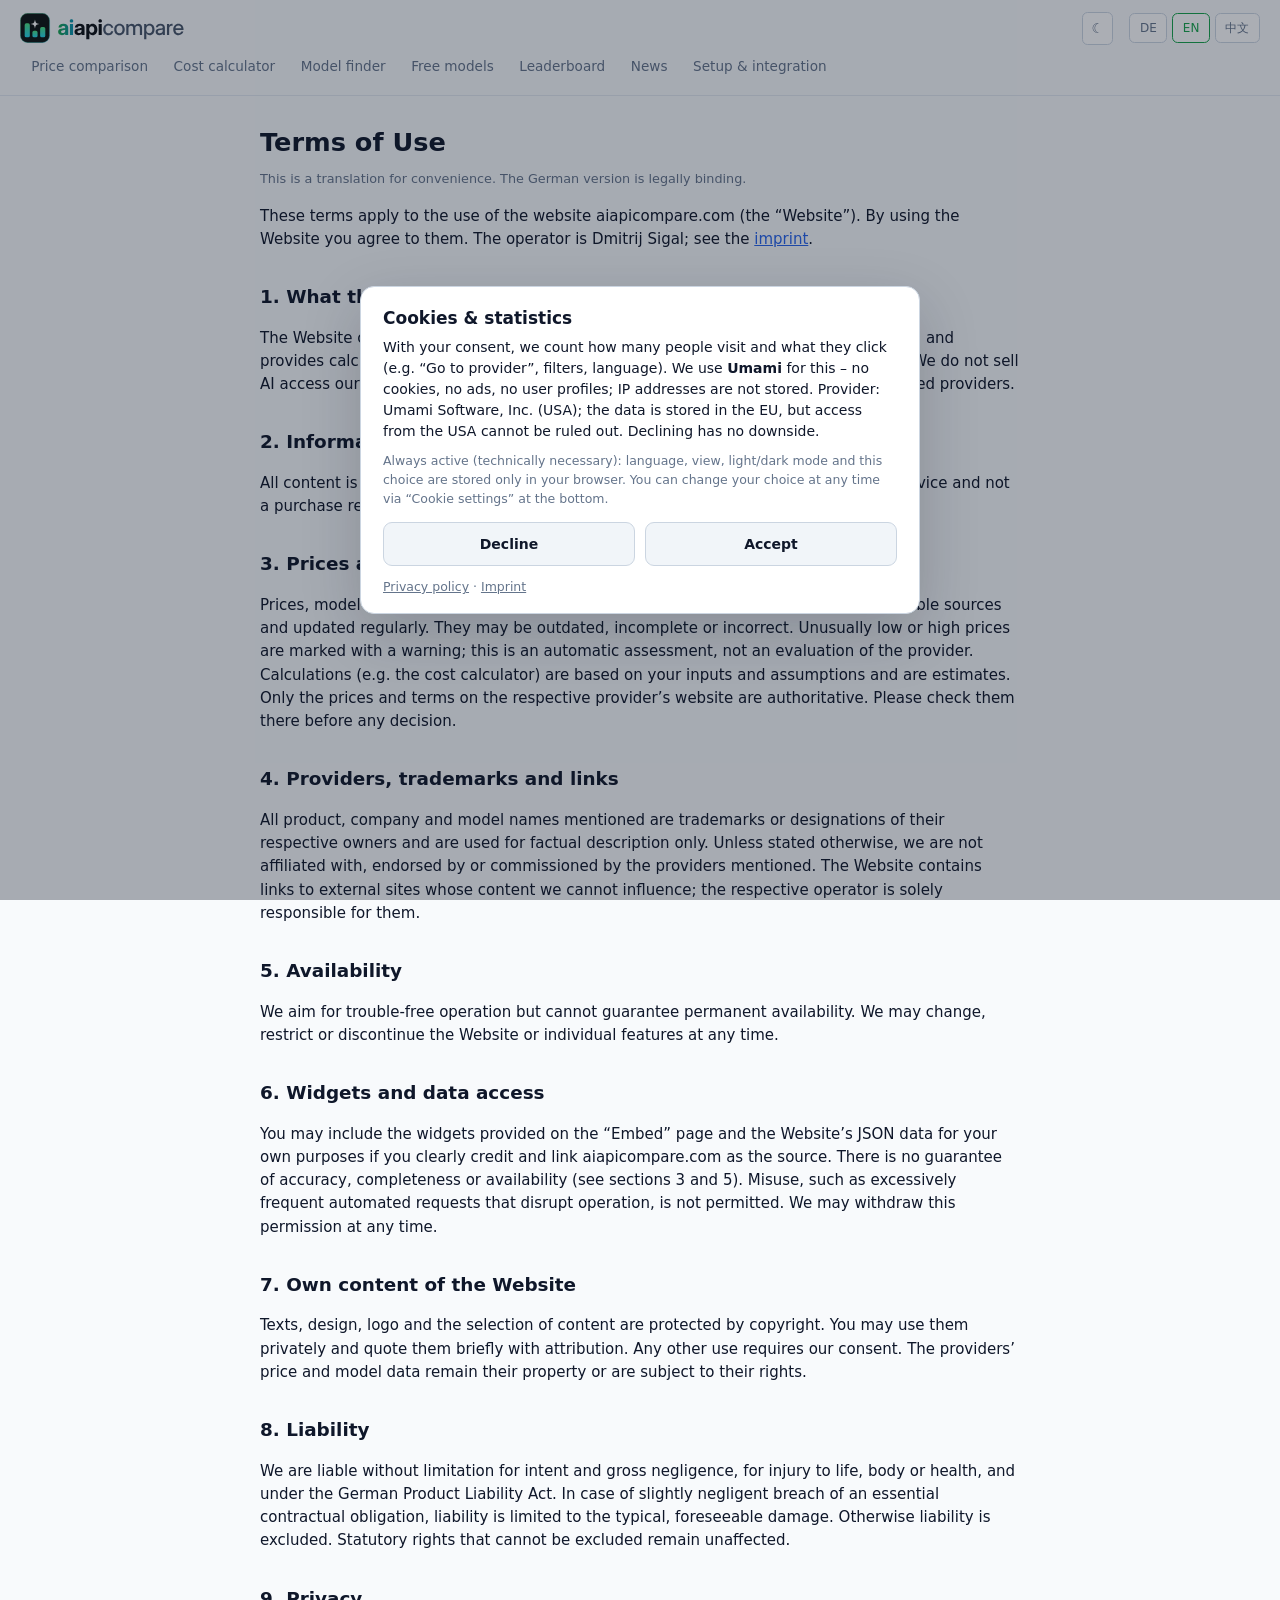
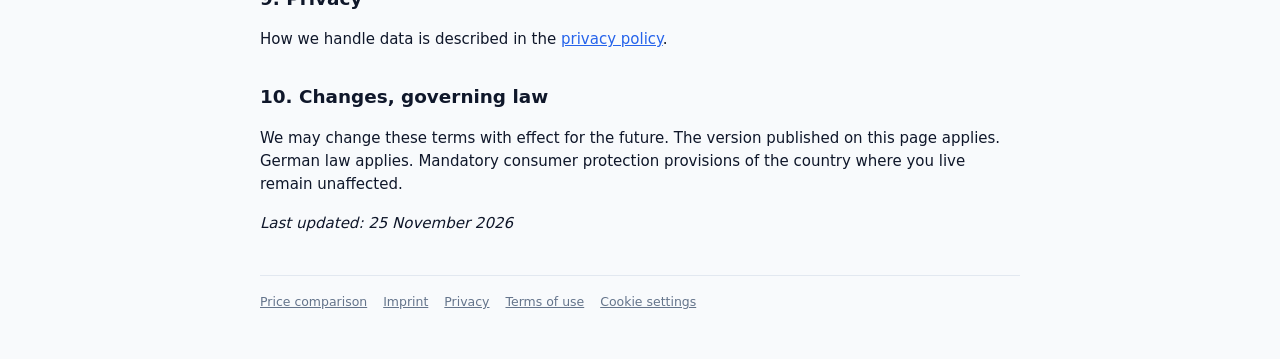
<file: nutzungsbedingungen.html>
<!DOCTYPE html>
<html lang="de">
<head>
<meta charset="UTF-8">
<meta name="viewport" content="width=device-width, initial-scale=1">
<title>Nutzungsbedingungen – aiapicompare</title>
<link rel="icon" href="favicon.svg" type="image/svg+xml">
<link rel="icon" href="favicon-32.png" sizes="32x32" type="image/png">
<link rel="apple-touch-icon" href="apple-touch-icon.png">
<meta name="theme-color" content="#0b0c0e">
<meta name="robots" content="noindex">
<link rel="stylesheet" href="style.css">
<script src="theme.js"></script>
</head>
<body>
<div class="topbar">
  <a class="brand" href="index.html" aria-label="aiapicompare"><img class="logo-d" src="logo/logo.svg" alt="aiapicompare" width="166" height="30"><img class="logo-l" src="logo/logo-hell.svg" alt="aiapicompare" width="166" height="30"></a>
  <nav class="nav">
    <a href="index.html" data-nav="Preisvergleich" data-nav-en="Price comparison" data-nav-zh="价格对比">Preisvergleich</a>
    <a href="kosten.html" data-nav="Kostenrechner" data-nav-en="Cost calculator" data-nav-zh="成本计算器">Kostenrechner</a>
    <a href="finder.html" data-nav="Modell-Finder" data-nav-en="Model finder" data-nav-zh="模型推荐">Modell-Finder</a>
    <a href="free.html" data-nav="Kostenlose Modelle" data-nav-en="Free models" data-nav-zh="免费模型">Kostenlose Modelle</a>
    <a href="bestenliste.html" data-nav="Bestenliste" data-nav-en="Leaderboard" data-nav-zh="排行榜">Bestenliste</a>
    <a href="news.html" data-nav="Neuigkeiten" data-nav-en="News" data-nav-zh="动态">Neuigkeiten</a>
    <a href="anbindung.html" data-nav="Anbindung & Einrichtung" data-nav-en="Setup & integration" data-nav-zh="接入与配置">Anbindung &amp; Einrichtung</a>
  </nav>
  <button class="themebtn" title="Light / dark"><span class="ti-l">☀</span><span class="ti-d">☾</span></button>
  <div class="langbtns">
    <button data-lang="de">DE</button>
    <button data-lang="en">EN</button>
    <button data-lang="zh">中文</button>
  </div>
</div>
<span hidden data-titel="en|Terms of Use – aiapicompare"></span>
<span hidden data-titel="zh|使用条款 – aiapicompare"></span>

<div class="wrap narrow">

  <div data-sprache="de" class="zeigen">
    <h1>Nutzungsbedingungen</h1>
    <p>Diese Bedingungen gelten für die Nutzung der Website aiapicompare.com (nachfolgend „Website“). Mit der Nutzung der Website erklärst du dich mit ihnen einverstanden. Betreiber ist Dmitrij Sigal, Angaben im <a href="impressum.html">Impressum</a>.</p>

    <h2>1. Was die Website bietet</h2>
    <p>Die Website vergleicht Preise für den Zugang zu KI-Modellen über Programmierschnittstellen (APIs) und stellt dazu Rechner, Listen, Rankings und Nachrichten bereit. Die Nutzung ist kostenlos und ohne Anmeldung möglich. Wir verkaufen selbst keine KI-Zugänge und schließen mit dir keine Verträge über Leistungen der verglichenen Anbieter.</p>

    <h2>2. Reine Information, keine Beratung</h2>
    <p>Alle Inhalte dienen ausschließlich der allgemeinen Information. Sie sind keine Rechts-, Steuer-, Finanz- oder Anlageberatung und keine Kaufempfehlung. Ob ein Angebot für dich geeignet ist, musst du selbst prüfen.</p>

    <h2>3. Preise und Daten ohne Gewähr</h2>
    <p>Preise, Modellangaben, Rankings und Hinweise werden automatisch aus öffentlich zugänglichen Quellen übernommen und regelmäßig aktualisiert. Sie können veraltet, unvollständig oder fehlerhaft sein. Auffällig niedrige oder hohe Preise kennzeichnen wir mit einem Warnhinweis, das ist eine automatische Einschätzung und keine Bewertung des Anbieters. Berechnungen (z. B. Kostenrechner) beruhen auf deinen Eingaben und Annahmen und sind Schätzungen. Maßgeblich sind ausschließlich die Preise und Bedingungen auf den Seiten der jeweiligen Anbieter. Bitte prüfe sie vor jeder Entscheidung dort.</p>

    <h2>4. Anbieter, Marken und Links</h2>
    <p>Alle genannten Produkt-, Firmen- und Modellnamen sind Marken oder Bezeichnungen der jeweiligen Inhaber. Sie werden nur zur sachlichen Beschreibung genannt. Wir sind mit den genannten Anbietern nicht verbunden und werden von ihnen nicht unterstützt oder beauftragt, sofern nichts anderes angegeben ist. Die Website enthält Links zu externen Seiten, auf deren Inhalte wir keinen Einfluss haben. Für diese ist allein der jeweilige Betreiber verantwortlich.</p>

    <h2>5. Verfügbarkeit</h2>
    <p>Wir bemühen uns um einen störungsfreien Betrieb, können aber keine ständige Verfügbarkeit zusichern. Wir dürfen die Website oder einzelne Funktionen jederzeit ändern, einschränken oder einstellen.</p>

    <h2>6. Widgets und Datenabruf</h2>
    <p>Die über die Seite „Einbetten“ bereitgestellten Widgets und die JSON-Daten der Website darfst du für eigene Zwecke einbinden, wenn du aiapicompare.com deutlich als Quelle nennst und verlinkst. Eine Gewähr für Richtigkeit, Vollständigkeit oder Verfügbarkeit gibt es nicht (siehe Ziffer 3 und 5). Missbrauch, etwa übermäßig häufige automatische Abrufe, die den Betrieb stören, ist nicht erlaubt. Wir können diese Erlaubnis jederzeit widerrufen.</p>

    <h2>7. Eigene Inhalte der Website</h2>
    <p>Texte, Gestaltung, Logo und Auswahl der Inhalte sind urheberrechtlich geschützt. Du darfst sie privat nutzen und kurz mit Quellenangabe zitieren. Darüber hinaus ist eine Nutzung nur mit unserer Zustimmung erlaubt. Die Preis- und Modelldaten der Anbieter bleiben deren Eigentum bzw. unterliegen deren Rechten.</p>

    <h2>8. Haftung</h2>
    <p>Wir haften unbeschränkt bei Vorsatz und grober Fahrlässigkeit, bei Verletzung von Leben, Körper oder Gesundheit sowie nach dem Produkthaftungsgesetz. Bei leicht fahrlässiger Verletzung einer wesentlichen Vertragspflicht ist die Haftung auf den vertragstypischen, vorhersehbaren Schaden begrenzt. Im Übrigen ist die Haftung ausgeschlossen. Gesetzliche Rechte, die nicht ausgeschlossen werden können, bleiben unberührt.</p>

    <h2>9. Datenschutz</h2>
    <p>Wie wir mit Daten umgehen, steht in der <a href="datenschutz.html">Datenschutzerklärung</a>.</p>

    <h2>10. Änderungen, anwendbares Recht</h2>
    <p>Wir können diese Bedingungen mit Wirkung für die Zukunft ändern. Es gilt die jeweils auf dieser Seite veröffentlichte Fassung. Es gilt deutsches Recht. Zwingende Verbraucherschutzvorschriften des Staates, in dem du lebst, bleiben unberührt.</p>

    <p><em>Stand: 25.11.2026</em></p>
    <div class="legal"><a href="index.html">Preisvergleich</a><a href="impressum.html">Impressum</a><a href="datenschutz.html">Datenschutz</a></div>
  </div>

  <div data-sprache="en">
    <h1>Terms of Use</h1>
    <p class="uebersetzt">This is a translation for convenience. The German version is legally binding.</p>
    <p>These terms apply to the use of the website aiapicompare.com (the “Website”). By using the Website you agree to them. The operator is Dmitrij Sigal; see the <a href="impressum.html">imprint</a>.</p>

    <h2>1. What the Website offers</h2>
    <p>The Website compares prices for access to AI models via programming interfaces (APIs) and provides calculators, lists, rankings and news. Use is free and requires no registration. We do not sell AI access ourselves and do not enter into contracts with you for services of the compared providers.</p>

    <h2>2. Information only, no advice</h2>
    <p>All content is for general information only. It is not legal, tax, financial or investment advice and not a purchase recommendation. You must decide yourself whether an offer suits you.</p>

    <h2>3. Prices and data without guarantee</h2>
    <p>Prices, model details, rankings and notices are taken automatically from publicly available sources and updated regularly. They may be outdated, incomplete or incorrect. Unusually low or high prices are marked with a warning; this is an automatic assessment, not an evaluation of the provider. Calculations (e.g. the cost calculator) are based on your inputs and assumptions and are estimates. Only the prices and terms on the respective provider’s website are authoritative. Please check them there before any decision.</p>

    <h2>4. Providers, trademarks and links</h2>
    <p>All product, company and model names mentioned are trademarks or designations of their respective owners and are used for factual description only. Unless stated otherwise, we are not affiliated with, endorsed by or commissioned by the providers mentioned. The Website contains links to external sites whose content we cannot influence; the respective operator is solely responsible for them.</p>

    <h2>5. Availability</h2>
    <p>We aim for trouble-free operation but cannot guarantee permanent availability. We may change, restrict or discontinue the Website or individual features at any time.</p>

    <h2>6. Widgets and data access</h2>
    <p>You may include the widgets provided on the “Embed” page and the Website’s JSON data for your own purposes if you clearly credit and link aiapicompare.com as the source. There is no guarantee of accuracy, completeness or availability (see sections 3 and 5). Misuse, such as excessively frequent automated requests that disrupt operation, is not permitted. We may withdraw this permission at any time.</p>

    <h2>7. Own content of the Website</h2>
    <p>Texts, design, logo and the selection of content are protected by copyright. You may use them privately and quote them briefly with attribution. Any other use requires our consent. The providers’ price and model data remain their property or are subject to their rights.</p>

    <h2>8. Liability</h2>
    <p>We are liable without limitation for intent and gross negligence, for injury to life, body or health, and under the German Product Liability Act. In case of slightly negligent breach of an essential contractual obligation, liability is limited to the typical, foreseeable damage. Otherwise liability is excluded. Statutory rights that cannot be excluded remain unaffected.</p>

    <h2>9. Privacy</h2>
    <p>How we handle data is described in the <a href="datenschutz.html">privacy policy</a>.</p>

    <h2>10. Changes, governing law</h2>
    <p>We may change these terms with effect for the future. The version published on this page applies. German law applies. Mandatory consumer protection provisions of the country where you live remain unaffected.</p>

    <p><em>Last updated: 25 November 2026</em></p>
    <div class="legal"><a href="index.html">Price comparison</a><a href="impressum.html">Imprint</a><a href="datenschutz.html">Privacy</a></div>
  </div>

  <div data-sprache="zh">
    <h1>使用条款</h1>
    <p class="uebersetzt">本页为方便阅读提供的译文，以德文版本为准。</p>
    <p>本条款适用于使用网站 aiapicompare.com（以下简称“本网站”）。使用本网站即表示您同意本条款。运营者为 Dmitrij Sigal，详见<a href="impressum.html">网站信息</a>。</p>

    <h2>1. 本网站提供的内容</h2>
    <p>本网站比较通过编程接口（API）使用 AI 模型的价格，并提供计算器、列表、排行榜和动态。使用免费，无需注册。我们自己不出售 AI 服务，也不与您就所比较的提供商的服务订立合同。</p>

    <h2>2. 仅供参考，不构成建议</h2>
    <p>所有内容仅供一般性参考，不构成法律、税务、财务或投资建议，也不构成购买推荐。某项产品是否适合您，须由您自行判断。</p>

    <h2>3. 价格与数据不作担保</h2>
    <p>价格、模型信息、排行榜和提示自动取自公开来源并定期更新，可能过时、不完整或有误。明显偏低或偏高的价格会带有警告标记，这是自动判断，并非对提供商的评价。计算结果（如成本计算器）基于您的输入和假设，仅为估算。一切以各提供商网站上的价格和条款为准，请在做出决定前到该处核实。</p>

    <h2>4. 提供商、商标与链接</h2>
    <p>文中提到的产品、公司和模型名称均为其各自所有者的商标或名称，仅用于客观说明。除非另有说明，我们与所提及的提供商没有关联，也未获其认可或委托。本网站包含指向外部网站的链接，我们无法影响其内容，相关内容由各运营者自行负责。</p>

    <h2>5. 可用性</h2>
    <p>我们力求稳定运行，但不保证持续可用。我们可随时更改、限制或终止本网站或其部分功能。</p>

    <h2>6. 小组件与数据调用</h2>
    <p>您可以将“嵌入”页面提供的小组件和本网站的 JSON 数据用于自己的用途，前提是明确注明并链接 aiapicompare.com 为来源。我们不保证其准确、完整或可用（见第 3、5 条）。禁止滥用，例如过于频繁的自动请求而影响运行。我们可随时撤销此许可。</p>

    <h2>7. 本网站自有内容</h2>
    <p>文字、设计、标志及内容的选择受著作权保护。您可以私人使用，并可在注明来源的前提下简短引用。除此之外须经我们同意。提供商的价格和模型数据仍归其所有或受其权利约束。</p>

    <h2>8. 责任</h2>
    <p>对于故意和重大过失、对生命、身体或健康的损害，以及依据德国《产品责任法》，我们承担无限责任。对于因轻微过失违反主要合同义务，责任限于合同典型的、可预见的损失。除此之外，责任排除。不可排除的法定权利不受影响。</p>

    <h2>9. 隐私</h2>
    <p>我们如何处理数据，请见<a href="datenschutz.html">隐私政策</a>。</p>

    <h2>10. 变更与适用法律</h2>
    <p>我们可以对本条款作出面向未来的修改，以本页发布的最新版本为准。适用德国法律。您居住国强制性的消费者保护规定不受影响。</p>

    <p><em>更新日期：2026 年 11 月 25 日</em></p>
    <div class="legal"><a href="index.html">价格对比</a><a href="impressum.html">网站信息</a><a href="datenschutz.html">隐私政策</a></div>
  </div>
</div>
<script src="sprache.js"></script>
<script src="config.js"></script>
<script src="einwilligung.js"></script>
</body>
</html>
</file>
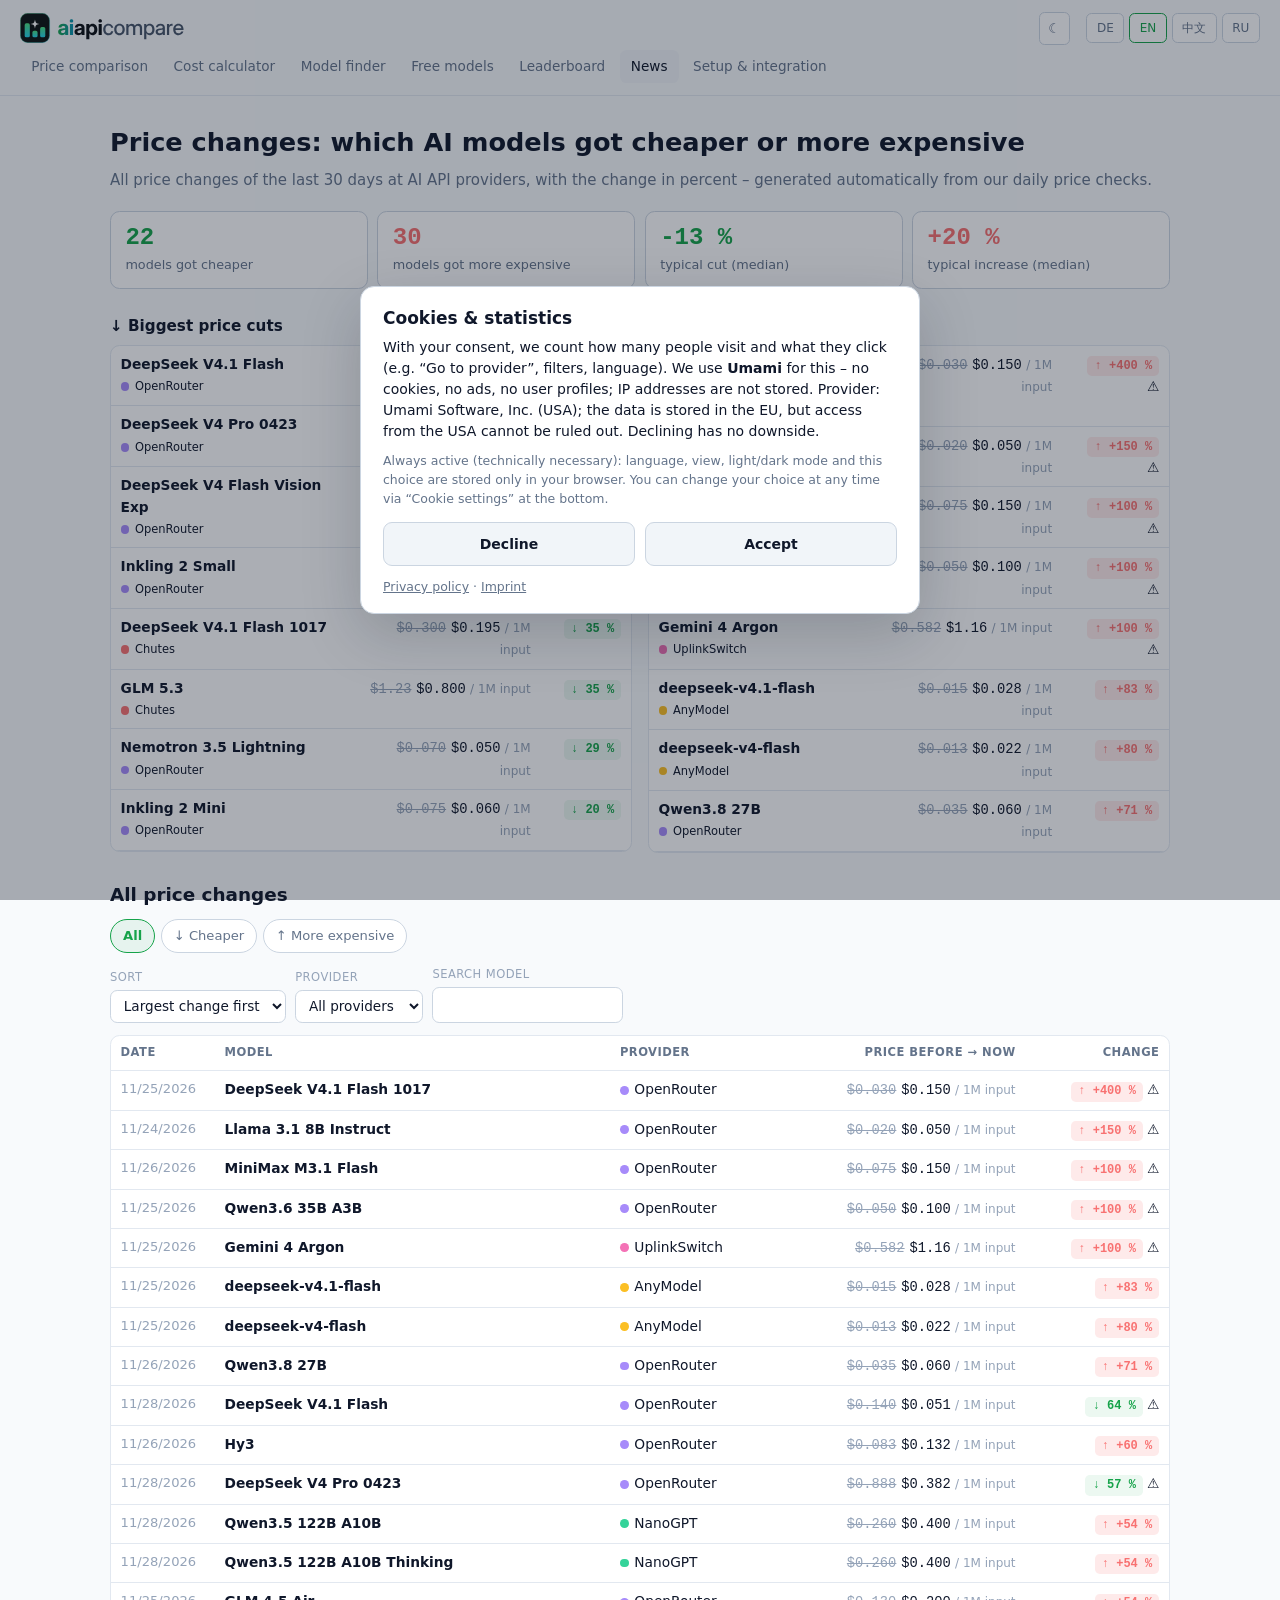
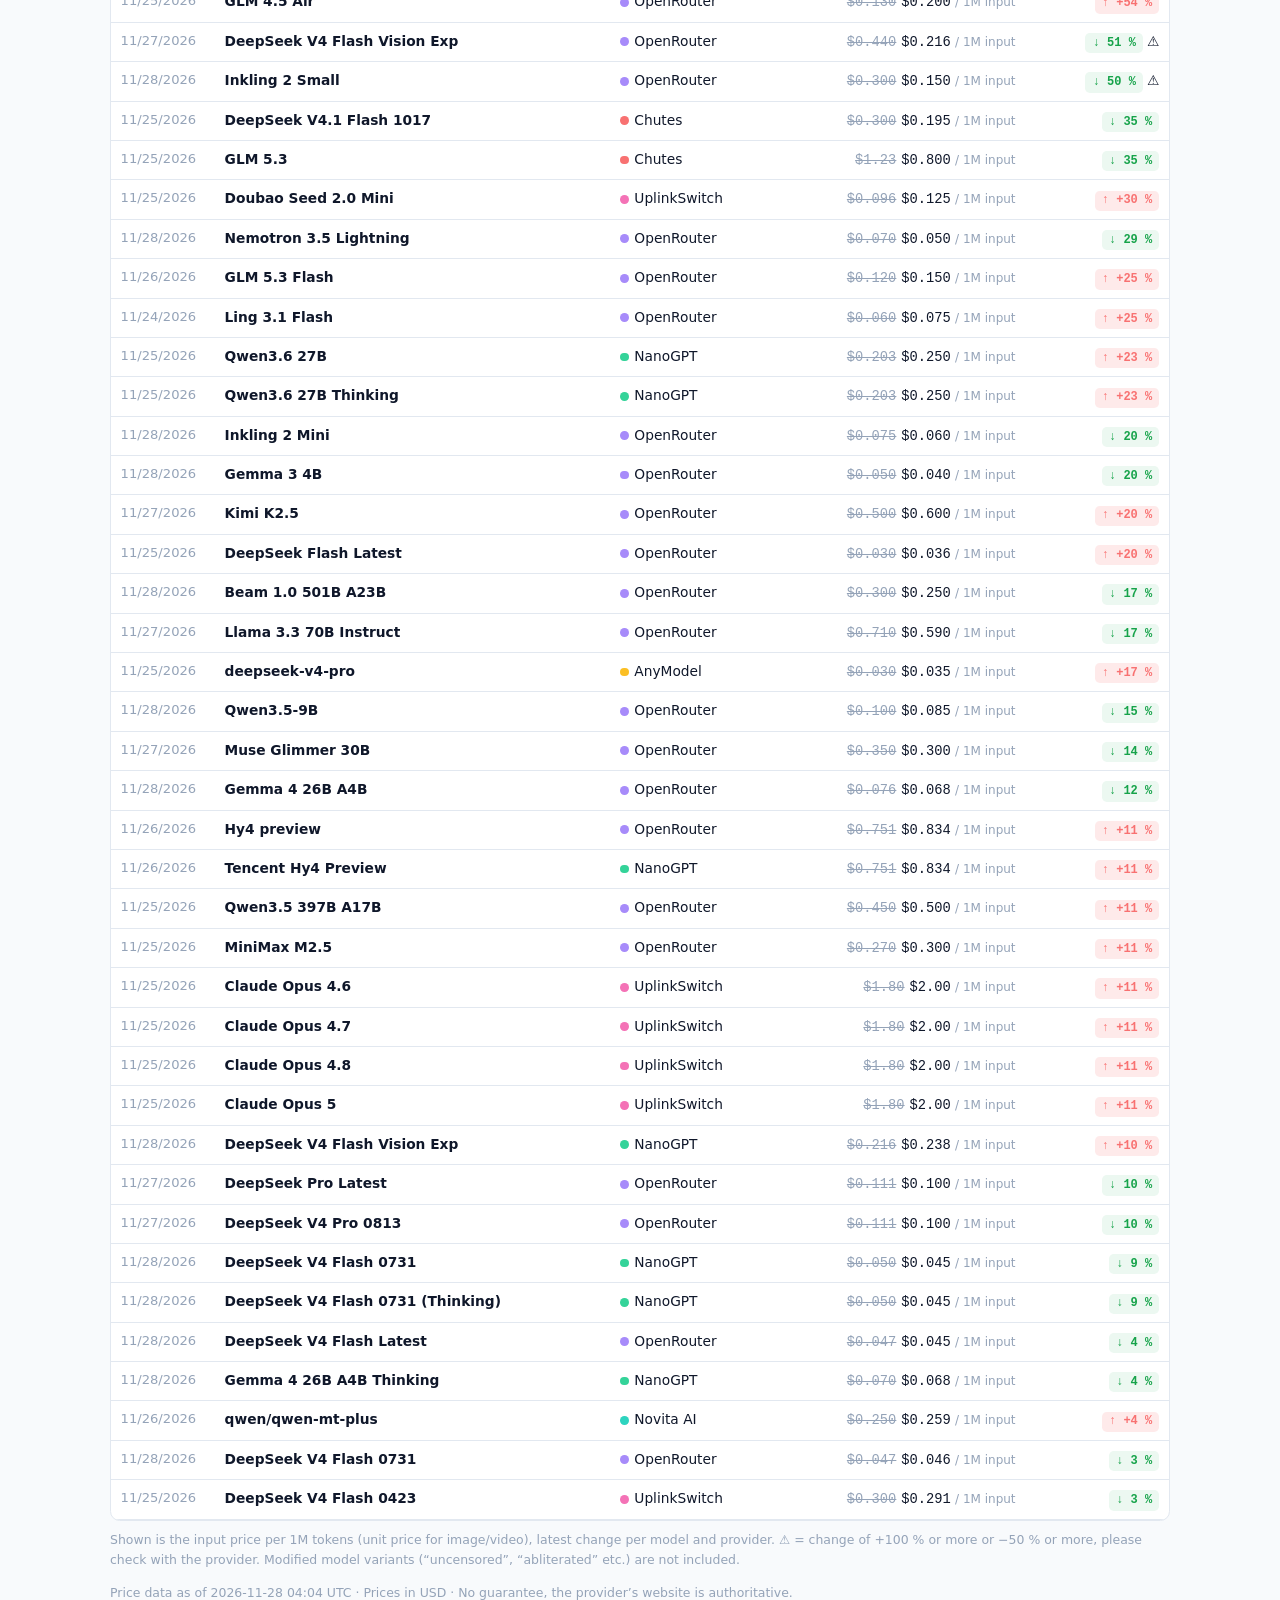
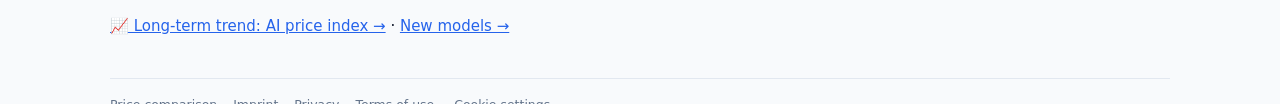
<file: preisaenderungen.html>
<!DOCTYPE html>
<html lang="de">
<head>
<meta charset="UTF-8">
<meta name="viewport" content="width=device-width, initial-scale=1">
<title>AI API price changes: cheaper & more expensive models – aiapicompare</title>
<meta name="description" content="Which AI models got cheaper or more expensive in the last 30 days, by how many percent, at which API provider – from our daily price checks.">
<link rel="icon" href="favicon.svg" type="image/svg+xml">
<link rel="apple-touch-icon" href="apple-touch-icon.png">
<meta property="og:image" content="https://aiapicompare.com/og-image.png">
<link rel="stylesheet" href="style.css">
<link rel="alternate" type="application/rss+xml" title="aiapicompare RSS (English)" href="feed.xml">
<link rel="alternate" type="application/rss+xml" title="aiapicompare RSS (Deutsch)" href="de/feed.xml">
<script src="theme.js"></script>
<style>
  h2{font-size:1.15rem;margin:1.8rem 0 .6rem}
  .tabs{display:flex;flex-wrap:wrap;gap:.35rem;margin:.2rem 0 .8rem}
  .tabs button{padding:.35rem .75rem;border:1px solid var(--border2);border-radius:2rem;background:var(--input);cursor:pointer;font-size:.82rem;color:var(--muted)}
  .tabs button.active{border-color:var(--accent);color:var(--accent);background:var(--accent-bg);font-weight:600}
  td.num,th.num{text-align:right}
  .price{font-family:var(--mono);white-space:nowrap}
  .datum{white-space:nowrap;color:var(--dim);font-size:.82rem;width:6.5rem}
  .pz{display:inline-block;padding:.05rem .45rem;border-radius:.3rem;font-size:.75rem;font-weight:700;font-family:var(--mono)}
  .pz.down{background:var(--accent-bg);color:var(--accent)}
  .pz.up{background:rgba(248,113,113,.15);color:#f87171}
  .alt{color:var(--dim);text-decoration:line-through;margin-right:.3rem}
  .unit{color:var(--dim);font-size:.75rem}
  .leer{padding:1.5rem;text-align:center;color:var(--muted)}
  .links{display:grid;grid-template-columns:repeat(auto-fill,minmax(210px,1fr));gap:.5rem}
  .links a{display:flex;align-items:center;gap:.5rem;padding:.6rem .8rem;border:1px solid var(--border2);border-radius:.55rem;text-decoration:none;color:var(--fg);background:var(--input)}
  .links a:hover{border-color:var(--accent)}
  .links small{color:var(--dim);font-size:.72rem;margin-left:auto}
  .hinweis{font-size:.78rem;color:var(--dim);margin-top:.6rem;line-height:1.6}
  a.mlink{color:var(--fg);text-decoration:none;font-weight:600}
  a.mlink:hover{color:var(--accent);text-decoration:underline}
  .karten{display:grid;grid-template-columns:repeat(auto-fit,minmax(170px,1fr));gap:.6rem;margin:1rem 0 1.2rem}
  .karte{border:1px solid var(--border2);border-radius:.6rem;padding:.75rem .9rem;background:var(--input)}
  .karte b{display:block;font-size:1.5rem;font-family:var(--mono);line-height:1.2}
  .karte span{font-size:.8rem;color:var(--muted)}
  .karte.down b{color:var(--accent)} .karte.up b{color:#f87171}
  .leiste{display:flex;flex-wrap:wrap;gap:.6rem;align-items:flex-end;margin:.2rem 0 .8rem}
  .leiste label{display:block;font-size:.72rem;color:var(--dim);text-transform:uppercase;letter-spacing:.04em;margin-bottom:.2rem}
  .leiste select,.leiste input{padding:.4rem .55rem;border:1px solid var(--border2);border-radius:.45rem;background:var(--input);color:var(--fg);font-size:.85rem}
  .warn{cursor:help;margin-left:.25rem}
  .top2{display:grid;grid-template-columns:repeat(auto-fit,minmax(300px,1fr));gap:1rem}
  .top2 h3{font-size:.95rem;margin:.4rem 0 .4rem}
</style>
</head>
<body>
<div class="topbar">
  <a class="brand" href="index.html" aria-label="aiapicompare"><img class="logo-d" src="logo/logo.svg" alt="aiapicompare" width="166" height="30"><img class="logo-l" src="logo/logo-hell.svg" alt="aiapicompare" width="166" height="30"></a>
  <nav class="nav">
    <a href="index.html" data-t="nav_vergleich"></a>
    <a href="kosten.html" data-t="nav_kosten"></a>
    <a href="finder.html" data-t="nav_finder"></a>
    <a href="free.html" data-t="nav_gratis"></a>
    <a href="bestenliste.html" data-t="nav_best"></a>
    <a href="news.html" class="active" data-t="nav_news"></a>
    <a href="anbindung.html" data-t="nav_anbindung"></a>
  </nav>
  <button class="themebtn" title="Light / dark"><span class="ti-l">☀</span><span class="ti-d">☾</span></button>
  <div class="langbtns">
    <button data-lang="de">DE</button><button data-lang="en">EN</button><button data-lang="zh">中文</button><button data-lang="ru">RU</button>
  </div>
</div>

<div class="wrap">
  <h1 data-t="h1"></h1>
  <p class="lead" data-t="lead"></p>

  <div class="karten" id="karten"></div>

  <div class="top2">
    <div><h3 data-t="h_down"></h3><div class="tablewrap"><table><tbody id="topdown"></tbody></table></div></div>
    <div><h3 data-t="h_up"></h3><div class="tablewrap"><table><tbody id="topup"></tbody></table></div></div>
  </div>

  <h2 data-t="h_alle"></h2>
  <div class="tabs" id="ptabs"></div>
  <div class="leiste">
    <div><label for="sort" data-t="l_sort"></label><select id="sort"></select></div>
    <div><label for="anb" data-t="l_anb"></label><select id="anb"></select></div>
    <div><label for="suche" data-t="l_suche"></label><input id="suche" type="search" autocomplete="off"></div>
  </div>
  <div class="tablewrap"><table><thead id="phead"></thead><tbody id="pbody"></tbody></table></div>
  <p class="hinweis" id="hinweis"></p>
  <p class="hinweis" id="stand"></p>
  <p style="margin:.6rem 0 0"><a href="preisindex.html" data-t="zum_index"></a> · <a href="news.html" data-t="zu_news"></a></p>

  <div class="legal">
    <a href="index.html" data-t="nav_vergleich"></a><a href="impressum.html" data-t="impressum"></a><a href="datenschutz.html" data-t="datenschutz"></a>
  </div>
</div>

<script src="out/news.js"></script>
<script>
"use strict";
const N = window.NEWS || null;
const QUELLEN = {openrouter:"OpenRouter", uplinkswitch:"UplinkSwitch", anymodel:"AnyModel", nanogpt:"NanoGPT", chutes:"Chutes",
  deepinfra:"DeepInfra", novita:"Novita AI", cometapi:"CometAPI", kyma:"Kyma API"};
const FARBE = {openrouter:"#a78bfa", uplinkswitch:"#f472b6", anymodel:"#fbbf24", nanogpt:"#34d399", chutes:"#f87171",
  deepinfra:"#60a5fa", novita:"#2dd4bf", cometapi:"#fb923c", kyma:"#c084fc"};
const NAV = {
 de:{nav_vergleich:"Preisvergleich", nav_kosten:"Kostenrechner", nav_finder:"Modell-Finder", nav_gratis:"Kostenlose Modelle", nav_best:"Bestenliste", nav_news:"Neuigkeiten", nav_anbindung:"Anbindung & Einrichtung", impressum:"Impressum", datenschutz:"Datenschutz"},
 en:{nav_vergleich:"Price comparison", nav_kosten:"Cost calculator", nav_finder:"Model finder", nav_gratis:"Free models", nav_best:"Leaderboard", nav_news:"News", nav_anbindung:"Setup & integration", impressum:"Imprint", datenschutz:"Privacy"},
 zh:{nav_vergleich:"价格对比", nav_kosten:"成本计算器", nav_finder:"模型推荐", nav_gratis:"免费模型", nav_best:"排行榜", nav_news:"动态", nav_anbindung:"接入与配置", impressum:"网站信息", datenschutz:"隐私政策"},
 ru:{nav_vergleich:"Сравнение цен", nav_kosten:"Калькулятор", nav_finder:"Подбор модели", nav_gratis:"Бесплатные модели", nav_best:"Рейтинг", nav_news:"Новости", nav_anbindung:"Подключение", impressum:"Импрессум", datenschutz:"Конфиденциальность"}};
const L10N = {
de:{h1:"Preisänderungen: welche KI-Modelle günstiger oder teurer wurden",
  lead:"Alle Preisänderungen der letzten 30 Tage bei den KI-API-Anbietern, mit Veränderung in Prozent – automatisch aus unseren täglichen Preisabfragen.",
  k_down:"Modelle günstiger geworden", k_up:"Modelle teurer geworden", k_med_down:"typische Senkung (Median)", k_med_up:"typische Erhöhung (Median)",
  h_down:"↓ Größte Preissenkungen", h_up:"↑ Größte Preiserhöhungen", h_alle:"Alle Preisänderungen",
  tabs:{alle:"Alle", down:"↓ Günstiger geworden", up:"↑ Teurer geworden"},
  l_sort:"Sortieren", l_anb:"Anbieter", l_suche:"Modell suchen", alle_anb:"Alle Anbieter",
  sort:{pz:"Größte Änderung zuerst", neu:"Neueste zuerst", name:"Name A–Z"},
  pth:["Datum","Modell","Anbieter","Preis vorher → jetzt","Änderung"],
  einheit:{text:"/ 1M Input", image:"/ Bild", second:"/ s", generation:"/ Video"},
  warn:"Ungewöhnlich große Änderung – möglicherweise Tarifumstellung oder Datenfehler. Bitte beim Anbieter prüfen.",
  hinweis:"Gezeigt wird der Input-Preis pro 1 Mio. Token (bei Bild/Video der Stückpreis), jeweils letzte Änderung je Modell und Anbieter. ⚠ = Änderung von +100 % oder mehr bzw. −50 % oder mehr, bitte beim Anbieter prüfen. Veränderte Modellvarianten („uncensored“, „abliterated“ u. ä.) sind nicht enthalten.",
  leer:"Keine Preisänderungen gefunden.", keine:"Die Daten werden beim nächsten täglichen Datenabruf erstellt.",
  zum_index:"📈 Langfristige Entwicklung: KI-Preisindex →", zu_news:"Neue Modelle →",
  stand:function(d){ return "Stand der Preisdaten: " + d + " · Preise in USD · Angaben ohne Gewähr, maßgeblich ist die Seite des Anbieters."; }},
en:{h1:"Price changes: which AI models got cheaper or more expensive",
  lead:"All price changes of the last 30 days at AI API providers, with the change in percent – generated automatically from our daily price checks.",
  k_down:"models got cheaper", k_up:"models got more expensive", k_med_down:"typical cut (median)", k_med_up:"typical increase (median)",
  h_down:"↓ Biggest price cuts", h_up:"↑ Biggest price increases", h_alle:"All price changes",
  tabs:{alle:"All", down:"↓ Cheaper", up:"↑ More expensive"},
  l_sort:"Sort", l_anb:"Provider", l_suche:"Search model", alle_anb:"All providers",
  sort:{pz:"Largest change first", neu:"Newest first", name:"Name A–Z"},
  pth:["Date","Model","Provider","Price before → now","Change"],
  einheit:{text:"/ 1M input", image:"/ image", second:"/ s", generation:"/ video"},
  warn:"Unusually large change – possibly a tariff change or data error. Please check with the provider.",
  hinweis:"Shown is the input price per 1M tokens (unit price for image/video), latest change per model and provider. ⚠ = change of +100 % or more or −50 % or more, please check with the provider. Modified model variants (“uncensored”, “abliterated” etc.) are not included.",
  leer:"No price changes found.", keine:"The data will be created with the next daily data update.",
  zum_index:"📈 Long-term trend: AI price index →", zu_news:"New models →",
  stand:function(d){ return "Price data as of " + d + " · Prices in USD · No guarantee, the provider’s website is authoritative."; }},
zh:{h1:"价格变化：哪些 AI 模型降价或涨价",
  lead:"过去 30 天 AI API 提供商的全部价格变化及变化百分比——根据我们每日的价格查询自动生成。",
  k_down:"个模型降价", k_up:"个模型涨价", k_med_down:"典型降幅（中位数）", k_med_up:"典型涨幅（中位数）",
  h_down:"↓ 降价幅度最大", h_up:"↑ 涨价幅度最大", h_alle:"全部价格变化",
  tabs:{alle:"全部", down:"↓ 降价", up:"↑ 涨价"},
  l_sort:"排序", l_anb:"提供商", l_suche:"搜索模型", alle_anb:"全部提供商",
  sort:{pz:"变化最大优先", neu:"最新优先", name:"名称 A–Z"},
  pth:["日期","模型","提供商","原价 → 现价","变化"],
  einheit:{text:"/ 百万输入", image:"/ 张", second:"/ 秒", generation:"/ 视频"},
  warn:"变化异常大——可能是资费调整或数据错误，请到提供商处核实。",
  hinweis:"显示每百万输入 Token 的价格（图像/视频为单价），每个模型和提供商的最近一次变化。⚠ = 变化达 +100 % 或以上、−50 % 或以上，请到提供商处核实。不包含修改过的模型变体（如“uncensored”“abliterated”）。",
  leer:"没有找到价格变化。", keine:"数据将在下一次每日数据更新时生成。",
  zum_index:"📈 长期趋势：AI 价格指数 →", zu_news:"新模型 →",
  stand:function(d){ return "价格数据日期：" + d + " · 价格单位为美元 · 仅供参考，以提供商网站为准。"; }},
ru:{h1:"Изменения цен: какие AI-модели подешевели или подорожали",
  lead:"Все изменения цен у поставщиков AI-API за последние 30 дней, с изменением в процентах – автоматически по нашим ежедневным проверкам цен.",
  k_down:"моделей подешевело", k_up:"моделей подорожало", k_med_down:"типичное снижение (медиана)", k_med_up:"типичное повышение (медиана)",
  h_down:"↓ Самые большие снижения", h_up:"↑ Самые большие повышения", h_alle:"Все изменения цен",
  tabs:{alle:"Все", down:"↓ Подешевело", up:"↑ Подорожало"},
  l_sort:"Сортировка", l_anb:"Поставщик", l_suche:"Поиск модели", alle_anb:"Все поставщики",
  sort:{pz:"Сначала крупные изменения", neu:"Сначала новые", name:"Название А–Я"},
  pth:["Дата","Модель","Поставщик","Цена было → стало","Изменение"],
  einheit:{text:"/ 1 млн вход", image:"/ изобр.", second:"/ с", generation:"/ видео"},
  warn:"Необычно большое изменение – возможно, смена тарифа или ошибка данных. Проверьте у поставщика.",
  hinweis:"Показана цена за 1 млн входных токенов (для изображений/видео – цена за единицу), последнее изменение по модели и поставщику. ⚠ = изменение на +100 % и более или на −50 % и более, проверьте у поставщика. Изменённые варианты моделей («uncensored», «abliterated» и т. п.) не включены.",
  leer:"Изменений цен не найдено.", keine:"Данные появятся при следующем ежедневном обновлении.",
  zum_index:"📈 Долгосрочная динамика: индекс цен AI →", zu_news:"Новые модели →",
  stand:function(d){ return "Цены на " + d + " · в USD · Без гарантии, действует информация на сайте поставщика."; }}
};
Object.keys(L10N).forEach(function(l){ Object.assign(L10N[l], NAV[l]); });

function lsGet(k){ try { return localStorage.getItem(k); } catch(e){ return null; } }
function lsSet(k,v){ try { localStorage.setItem(k,v); } catch(e){} }
let lang = lsGet("lang") || (navigator.language || "").slice(0,2);
if (!L10N[lang]) lang = "en";
const S = {filter:"alle", sort:"pz", anb:"", q:""};
function esc(s){ return String(s).replace(/&/g,"&amp;").replace(/</g,"&lt;").replace(/>/g,"&gt;").replace(/"/g,"&quot;"); }
function fmtP(n){ return "$" + (n >= 100 ? n.toFixed(0) : n >= 1 ? n.toFixed(2) : n >= 0.01 ? n.toFixed(3) : n.toFixed(4)); }
function sauber(n){ return String(n || "").replace(/^[^:]{1,30}:\s*/, ""); }
function einheit(e, T){ return T.einheit[e] || T.einheit.text; }
function anb(q){ return '<span class="dot" style="background:'+(FARBE[q]||"#888")+'"></span>'+esc(QUELLEN[q] || q); }
function datum(d){ try { return new Date(d + "T00:00:00Z").toLocaleDateString(lang === "zh" ? "zh-CN" : lang, {day:"2-digit", month:"2-digit", year:"numeric", timeZone:"UTC"}); } catch(e){ return d; } }
function modell(x){ return '<a class="mlink" href="index.html#q='+encodeURIComponent(sauber(x.n).replace(/\s*\((free|batch)\)\s*$/i, ""))+'">'+esc(sauber(x.n))+'</a>'; }
function median(a){ if (!a.length) return null; a = a.slice().sort(function(x,y){ return x-y; }); const m = Math.floor(a.length/2); return a.length % 2 ? a[m] : (a[m-1]+a[m])/2; }
function pzHtml(x, T){
  const down = x.neu < x.alt;
  return '<span class="pz '+(down ? "down" : "up")+'">'+(down ? "↓ " : "↑ +")+(x.pz !== null && x.pz !== undefined ? Math.abs(x.pz) + " %" : "")+'</span>'+
    (x.w ? '<span class="warn" title="'+esc(T.warn)+'">⚠</span>' : '');
}
function zeile(x, T, kurz){
  const preis = '<span class="price alt">'+fmtP(x.alt)+'</span><span class="price">'+fmtP(x.neu)+'</span> <span class="unit">'+einheit(x.e, T)+'</span>';
  if (kurz) return '<tr><td>'+modell(x)+'<br><small>'+anb(x.q)+'</small></td><td class="num">'+preis+'</td><td class="num">'+pzHtml(x, T)+'</td></tr>';
  return '<tr><td class="datum">'+datum(x.d)+'</td><td>'+modell(x)+'</td><td>'+anb(x.q)+'</td><td class="num">'+preis+'</td><td class="num">'+pzHtml(x, T)+'</td></tr>';
}

function render(){
  const T = L10N[lang];
  document.documentElement.lang = lang === "zh" ? "zh-CN" : lang;
  document.title = T.h1 + " – aiapicompare";
  document.querySelectorAll("[data-t]").forEach(function(el){ el.textContent = T[el.dataset.t]; });
  document.querySelectorAll(".langbtns button").forEach(function(b){ b.classList.toggle("active", b.dataset.lang === lang); });
  document.getElementById("ptabs").innerHTML = Object.keys(T.tabs).map(function(k){
    return '<button data-f="'+k+'" class="'+(k === S.filter ? "active" : "")+'">'+T.tabs[k]+'</button>'; }).join("");
  document.getElementById("sort").innerHTML = Object.keys(T.sort).map(function(k){ return '<option value="'+k+'"'+(k===S.sort?" selected":"")+'>'+T.sort[k]+'</option>'; }).join("");
  document.getElementById("phead").innerHTML = '<tr>'+T.pth.map(function(x,i){ return '<th'+(i>=3?' class="num"':'')+'>'+x+'</th>'; }).join("")+'</tr>';
  document.getElementById("hinweis").textContent = T.hinweis;
  if (!N){
    document.getElementById("karten").innerHTML = "";
    document.getElementById("pbody").innerHTML = '<tr><td colspan="5" class="leer">'+T.keine+'</td></tr>';
    return;
  }
  const P = (N.preis || []).filter(function(x){ return x.alt && x.neu && x.neu !== x.alt; });
  const anbs = Array.from(new Set(P.map(function(x){ return x.q; }))).sort();
  document.getElementById("anb").innerHTML = '<option value="">'+T.alle_anb+'</option>' + anbs.map(function(q){ return '<option value="'+esc(q)+'"'+(q===S.anb?" selected":"")+'>'+esc(QUELLEN[q]||q)+'</option>'; }).join("");

  const down = P.filter(function(x){ return x.neu < x.alt; }), up = P.filter(function(x){ return x.neu > x.alt; });
  // Kennzahlen ohne ⚠-Ausreißer, damit einzelne Datenfehler das Bild nicht verzerren
  const mDown = median(down.filter(function(x){ return !x.w; }).map(function(x){ return x.pz; }));
  const mUp = median(up.filter(function(x){ return !x.w; }).map(function(x){ return x.pz; }));
  document.getElementById("karten").innerHTML =
    '<div class="karte down"><b>'+down.length+'</b><span>'+T.k_down+'</span></div>'+
    '<div class="karte up"><b>'+up.length+'</b><span>'+T.k_up+'</span></div>'+
    '<div class="karte down"><b>'+(mDown !== null ? Math.round(mDown) + " %" : "–")+'</b><span>'+T.k_med_down+'</span></div>'+
    '<div class="karte up"><b>'+(mUp !== null ? "+" + Math.round(mUp) + " %" : "–")+'</b><span>'+T.k_med_up+'</span></div>';

  const topD = down.slice().sort(function(a,b){ return a.pz - b.pz; }).slice(0, 8);
  const topU = up.slice().sort(function(a,b){ return b.pz - a.pz; }).slice(0, 8);
  document.getElementById("topdown").innerHTML = topD.length ? topD.map(function(x){ return zeile(x, T, true); }).join("") : '<tr><td class="leer">'+T.leer+'</td></tr>';
  document.getElementById("topup").innerHTML = topU.length ? topU.map(function(x){ return zeile(x, T, true); }).join("") : '<tr><td class="leer">'+T.leer+'</td></tr>';

  const q = S.q.trim().toLowerCase();
  let L = P.filter(function(x){
    if (S.filter === "down" && !(x.neu < x.alt)) return false;
    if (S.filter === "up" && !(x.neu > x.alt)) return false;
    if (S.anb && x.q !== S.anb) return false;
    if (q && (String(x.n) + " " + x.k).toLowerCase().indexOf(q) < 0) return false;
    return true;
  });
  L.sort(S.sort === "neu" ? function(a,b){ return a.d < b.d ? 1 : a.d > b.d ? -1 : Math.abs(b.pz) - Math.abs(a.pz); }
       : S.sort === "name" ? function(a,b){ return sauber(a.n).localeCompare(sauber(b.n)); }
       : function(a,b){ return Math.abs(b.pz) - Math.abs(a.pz); });
  document.getElementById("pbody").innerHTML = L.length ? L.map(function(x){ return zeile(x, T, false); }).join("") : '<tr><td colspan="5" class="leer">'+T.leer+'</td></tr>';
  document.getElementById("stand").textContent = T.stand(N.stand || "");
}
document.addEventListener("click", function(e){
  const l = e.target.closest("button[data-lang]");
  if (l){ lang = l.dataset.lang; lsSet("lang", lang); render(); return; }
  const f = e.target.closest("button[data-f]");
  if (f){ S.filter = f.dataset.f; render(); }
});
document.getElementById("sort").addEventListener("change", function(e){ S.sort = e.target.value; render(); });
document.getElementById("anb").addEventListener("change", function(e){ S.anb = e.target.value; render(); });
document.getElementById("suche").addEventListener("input", function(e){ S.q = e.target.value; render(); });
render();
</script>
<script src="config.js"></script>
<script src="einwilligung.js"></script>
</body>
</html>
</file>
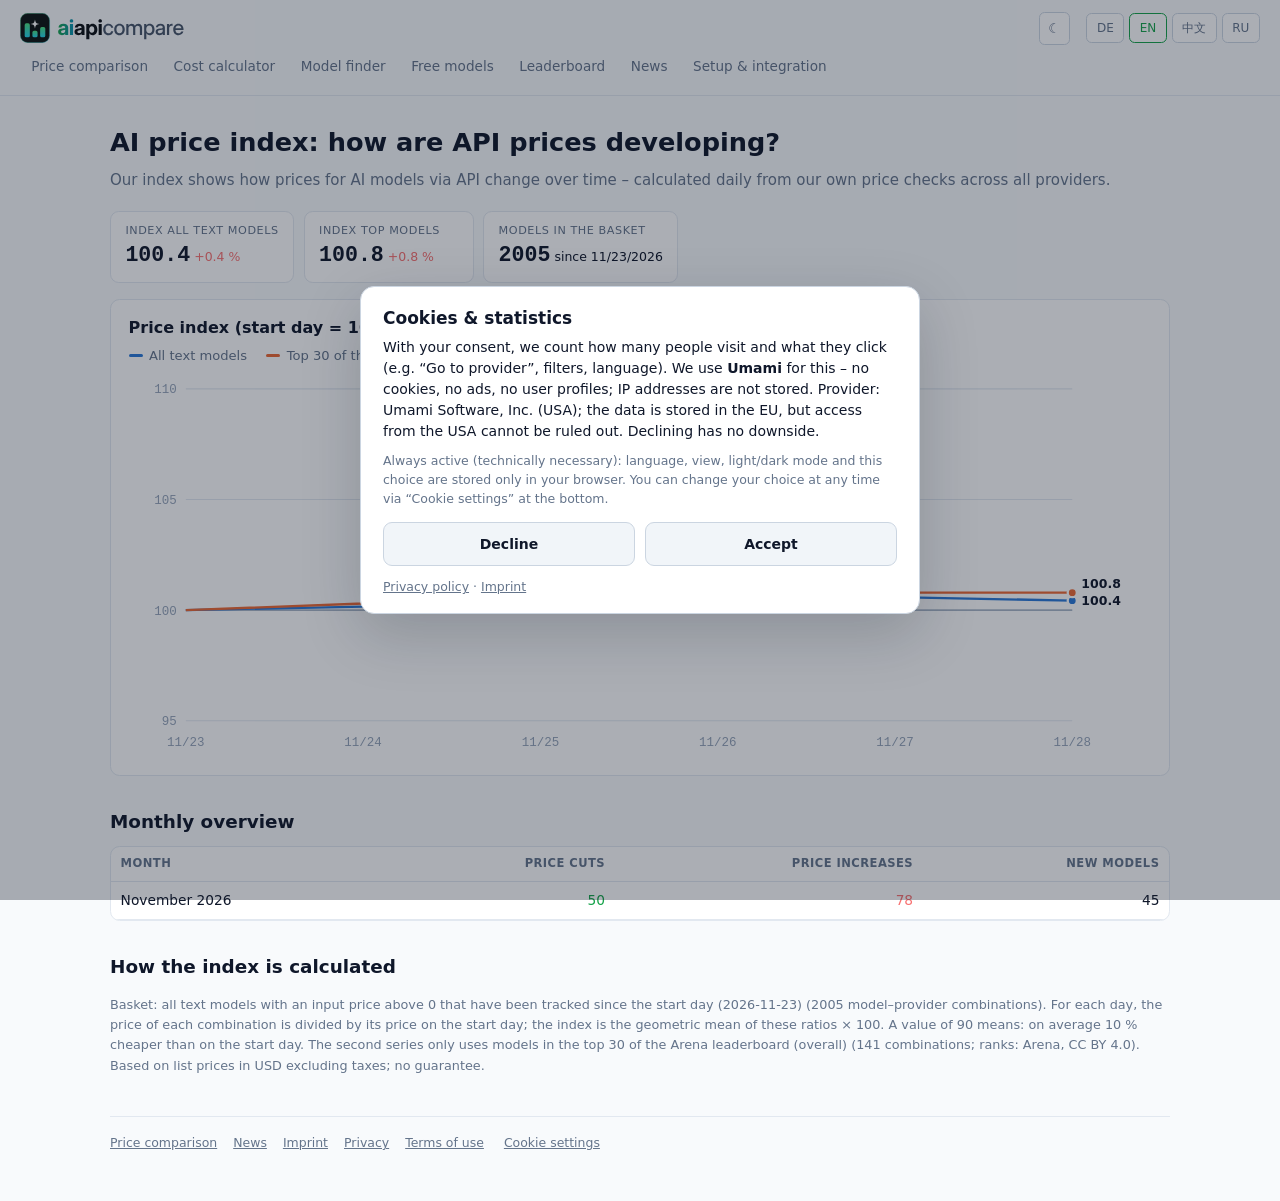
<file: preisindex.html>
<!DOCTYPE html>
<html lang="de">
<head>
<meta charset="UTF-8">
<meta name="viewport" content="width=device-width, initial-scale=1">
<title>AI API price index – how AI model prices develop – aiapicompare</title>
<meta name="description" content="The aiapicompare AI price index: how API prices for AI models develop over time – calculated daily from our own price checks across all providers.">
<link rel="icon" href="favicon.svg" type="image/svg+xml">
<link rel="apple-touch-icon" href="apple-touch-icon.png">
<meta property="og:image" content="https://aiapicompare.com/og-image.png">
<link rel="stylesheet" href="style.css">
<script src="theme.js"></script>
<style>
  .viz{--c1:#3987e5;--c2:#d95926;position:relative;margin:1rem 0 1.4rem}
  [data-theme=light] .viz{--c1:#2a78d6;--c2:#eb6834}
  .viz h2{font-size:1rem;margin:0 0 .3rem}
  .legende{display:flex;gap:1.2rem;flex-wrap:wrap;font-size:.82rem;color:var(--muted);margin:.2rem 0 .4rem}
  .legende i{display:inline-block;width:14px;height:3px;border-radius:2px;margin-right:.4rem;vertical-align:3px}
  .viz svg{width:100%;height:auto;display:block}
  .grid line{stroke:var(--border);stroke-width:1}
  .achse text{fill:var(--dim);font-size:11px;font-family:var(--mono)}
  .lbl{font-size:11px;font-weight:600;fill:var(--fg)}
  .tip{position:absolute;pointer-events:none;background:var(--panel2);border:1px solid var(--border2);border-radius:.45rem;padding:.45rem .6rem;font-size:.78rem;line-height:1.5;color:var(--fg);box-shadow:0 6px 20px rgba(0,0,0,.25);z-index:5;white-space:nowrap}
  .tip i{display:inline-block;width:8px;height:8px;border-radius:50%;margin-right:.35rem}
  .kacheln{display:flex;flex-wrap:wrap;gap:.6rem;margin:1rem 0}
  .kachel{border:1px solid var(--border);border-radius:.55rem;background:var(--panel);padding:.6rem .9rem;min-width:170px}
  .kachel span{display:block;font-size:.7rem;color:var(--muted);text-transform:uppercase;letter-spacing:.05em}
  .kachel b{font-size:1.35rem;font-family:var(--mono)}
  .down{color:var(--accent)} .up{color:#f87171}
  td.num,th.num{text-align:right}
  .hinweis{font-size:.8rem;color:var(--muted);line-height:1.6}
  .leer{padding:1.2rem;color:var(--muted)}
</style>
</head>
<body>
<div class="topbar">
  <a class="brand" href="index.html" aria-label="aiapicompare"><img class="logo-d" src="logo/logo.svg" alt="aiapicompare" width="166" height="30"><img class="logo-l" src="logo/logo-hell.svg" alt="aiapicompare" width="166" height="30"></a>
  <nav class="nav">
    <a href="index.html" data-t="nav_vergleich"></a>
    <a href="kosten.html" data-t="nav_kosten"></a>
    <a href="finder.html" data-t="nav_finder"></a>
    <a href="free.html" data-t="nav_gratis"></a>
    <a href="bestenliste.html" data-t="nav_best"></a>
    <a href="news.html" data-t="nav_news"></a>
    <a href="anbindung.html" data-t="nav_anbindung"></a>
  </nav>
  <button class="themebtn" title="Light / dark"><span class="ti-l">☀</span><span class="ti-d">☾</span></button>
  <div class="langbtns">
    <button data-lang="de">DE</button><button data-lang="en">EN</button><button data-lang="zh">中文</button><button data-lang="ru">RU</button>
  </div>
</div>

<div class="wrap">
  <h1 data-t="h1"></h1>
  <p class="lead" data-t="lead"></p>
  <div class="kacheln" id="kacheln"></div>

  <div class="card viz" id="viz">
    <h2 data-t="chart_titel"></h2>
    <div class="legende"><span><i style="background:var(--c1)"></i><span data-t="reihe_alle"></span></span><span><i style="background:var(--c2)"></i><span data-t="reihe_top"></span></span></div>
    <svg id="svg" viewBox="0 0 900 340" role="img"></svg>
    <div class="tip" id="tip" hidden></div>
    <p class="leer" id="leer" hidden></p>
  </div>

  <h2 data-t="h_monate"></h2>
  <div class="tablewrap"><table><thead id="mhead"></thead><tbody id="mbody"></tbody></table></div>

  <h2 data-t="h_methode"></h2>
  <p class="hinweis" id="methode"></p>

  <div class="legal">
    <a href="index.html" data-t="nav_vergleich"></a><a href="news.html" data-t="nav_news"></a><a href="impressum.html" data-t="impressum"></a><a href="datenschutz.html" data-t="datenschutz"></a>
  </div>
</div>

<script src="out/preisindex.js"></script>
<script>
"use strict";
const PI = window.PREISINDEX || null;
const L10N = {
de:{h1:"KI-Preisindex: Wie entwickeln sich die API-Preise?", lead:"Unser Index zeigt, wie sich die Preise für KI-Modelle per API über die Zeit verändern – täglich berechnet aus unseren eigenen Preisabfragen bei allen Anbietern.",
  nav_vergleich:"Preisvergleich", nav_kosten:"Kostenrechner", nav_finder:"Modell-Finder", nav_gratis:"Kostenlose Modelle", nav_best:"Bestenliste", nav_news:"Neuigkeiten", nav_anbindung:"Anbindung & Einrichtung", impressum:"Impressum", datenschutz:"Datenschutz",
  chart_titel:"Preisindex (Starttag = 100)", reihe_alle:"Alle Textmodelle", reihe_top:"Top 30 der Arena-Bestenliste",
  k_alle:"Index alle Textmodelle", k_top:"Index Top-Modelle", k_seit:"seit", k_korb:"Modelle im Warenkorb",
  h_monate:"Monatsübersicht", mth:["Monat","Preissenkungen","Preiserhöhungen","Neue Modelle"], h_methode:"So wird der Index berechnet",
  leer:function(d){ return "Der Index startet am " + d + ". Eine Entwicklung ist sichtbar, sobald sich Preise ändern – die Daten wachsen jeden Tag."; },
  keine:"Der Preisindex wird beim nächsten täglichen Datenabruf erstellt.",
  methode:function(p){ return "Warenkorb: alle Textmodelle mit Input-Preis über 0, die seit dem Starttag (" + p.start + ") erfasst sind (" + p.n_alle + " Modell-Anbieter-Kombinationen). Für jeden Tag wird der Preis jeder Kombination durch ihren Preis am Starttag geteilt; der Index ist das geometrische Mittel dieser Verhältnisse × 100. Ein Wert von 90 bedeutet: im Mittel 10 % günstiger als am Starttag. Die zweite Reihe nutzt nur Modelle, die in der Arena-Bestenliste (Allround) unter den ersten 30 sind (" + p.n_top + " Kombinationen; Platzierungen: Arena, CC BY 4.0). Grundlage sind Listenpreise in USD ohne Steuern; ohne Gewähr."; }},
en:{h1:"AI price index: how are API prices developing?", lead:"Our index shows how prices for AI models via API change over time – calculated daily from our own price checks across all providers.",
  nav_vergleich:"Price comparison", nav_kosten:"Cost calculator", nav_finder:"Model finder", nav_gratis:"Free models", nav_best:"Leaderboard", nav_news:"News", nav_anbindung:"Setup & integration", impressum:"Imprint", datenschutz:"Privacy",
  chart_titel:"Price index (start day = 100)", reihe_alle:"All text models", reihe_top:"Top 30 of the Arena leaderboard",
  k_alle:"Index all text models", k_top:"Index top models", k_seit:"since", k_korb:"Models in the basket",
  h_monate:"Monthly overview", mth:["Month","Price cuts","Price increases","New models"], h_methode:"How the index is calculated",
  leer:function(d){ return "The index starts on " + d + ". A trend becomes visible as soon as prices change – the data grows every day."; },
  keine:"The price index will be created with the next daily data update.",
  methode:function(p){ return "Basket: all text models with an input price above 0 that have been tracked since the start day (" + p.start + ") (" + p.n_alle + " model–provider combinations). For each day, the price of each combination is divided by its price on the start day; the index is the geometric mean of these ratios × 100. A value of 90 means: on average 10 % cheaper than on the start day. The second series only uses models in the top 30 of the Arena leaderboard (overall) (" + p.n_top + " combinations; ranks: Arena, CC BY 4.0). Based on list prices in USD excluding taxes; no guarantee."; }},
zh:{h1:"AI 价格指数：API 价格如何变化？", lead:"我们的指数显示 AI 模型 API 价格随时间的变化——根据我们对所有提供商的每日价格查询计算。",
  nav_vergleich:"价格对比", nav_kosten:"成本计算器", nav_finder:"模型推荐", nav_gratis:"免费模型", nav_best:"排行榜", nav_news:"动态", nav_anbindung:"接入与配置", impressum:"网站信息", datenschutz:"隐私政策",
  chart_titel:"价格指数（起始日 = 100）", reihe_alle:"全部文本模型", reihe_top:"Arena 排行榜前 30",
  k_alle:"全部文本模型指数", k_top:"顶级模型指数", k_seit:"自", k_korb:"篮子中的模型",
  h_monate:"每月概览", mth:["月份","降价","涨价","新模型"], h_methode:"指数计算方法",
  leer:function(d){ return "指数从 " + d + " 开始。价格一旦变化即可看到趋势——数据每天都在增加。"; },
  keine:"价格指数将在下一次每日数据更新时生成。",
  methode:function(p){ return "篮子：自起始日（" + p.start + "）起有记录、输入价格大于 0 的全部文本模型（" + p.n_alle + " 个模型–提供商组合）。每天将各组合的价格除以其起始日价格；指数为这些比值的几何平均数 × 100。数值 90 表示平均比起始日便宜 10%。第二条曲线仅包含 Arena 排行榜（综合）前 30 名的模型（" + p.n_top + " 个组合；排名：Arena，CC BY 4.0）。基于不含税的美元标价；仅供参考。"; }},
ru:{h1:"Индекс цен AI: как меняются цены API?", lead:"Наш индекс показывает, как со временем меняются цены на AI-модели через API – ежедневно по нашим собственным проверкам цен у всех поставщиков.",
  nav_vergleich:"Сравнение цен", nav_kosten:"Калькулятор", nav_finder:"Подбор модели", nav_gratis:"Бесплатные модели", nav_best:"Рейтинг", nav_news:"Новости", nav_anbindung:"Подключение", impressum:"Импрессум", datenschutz:"Конфиденциальность",
  chart_titel:"Индекс цен (стартовый день = 100)", reihe_alle:"Все текстовые модели", reihe_top:"Топ-30 рейтинга Arena",
  k_alle:"Индекс всех текстовых моделей", k_top:"Индекс топ-моделей", k_seit:"с", k_korb:"Моделей в корзине",
  h_monate:"По месяцам", mth:["Месяц","Снижения цен","Повышения цен","Новые модели"], h_methode:"Как рассчитывается индекс",
  leer:function(d){ return "Индекс начинается " + d + ". Тренд станет виден, как только изменятся цены – данные растут каждый день."; },
  keine:"Индекс цен будет создан при следующем ежедневном обновлении данных.",
  methode:function(p){ return "Корзина: все текстовые модели с ценой ввода выше 0, отслеживаемые со стартового дня (" + p.start + ") (" + p.n_alle + " комбинаций модель–поставщик). Для каждого дня цена каждой комбинации делится на её цену в стартовый день; индекс – среднее геометрическое этих отношений × 100. Значение 90 означает: в среднем на 10 % дешевле, чем в стартовый день. Вторая линия – только модели из топ-30 рейтинга Arena (в целом) (" + p.n_top + " комбинаций; места: Arena, CC BY 4.0). Основа – прайсовые цены в USD без налогов; без гарантии."; }}
};
function lsGet(k){ try { return localStorage.getItem(k); } catch(e){ return null; } }
function lsSet(k,v){ try { localStorage.setItem(k,v); } catch(e){} }
let lang = lsGet("lang") || (navigator.language || "").slice(0,2);
if (!L10N[lang]) lang = "en";
function esc(s){ return String(s).replace(/&/g,"&amp;").replace(/</g,"&lt;").replace(/>/g,"&gt;"); }
function datum(d, kurz){ try { return new Date(d + "T00:00:00Z").toLocaleDateString(lang === "zh" ? "zh-CN" : lang, kurz ? {day:"2-digit", month:"2-digit", timeZone:"UTC"} : {day:"2-digit", month:"2-digit", year:"numeric", timeZone:"UTC"}); } catch(e){ return d; } }
function monat(m){ try { return new Date(m + "-01T00:00:00Z").toLocaleDateString(lang === "zh" ? "zh-CN" : lang, {month:"long", year:"numeric", timeZone:"UTC"}); } catch(e){ return m; } }
function wert(x){ return x === null || x === undefined ? "—" : x.toFixed(1); }
function veraendert(x){ if (x === null || x === undefined) return ""; const d = x - 100; return '<small class="'+(d < 0 ? "down" : d > 0 ? "up" : "")+'"> '+(d > 0 ? "+" : "")+d.toFixed(1)+' %</small>'; }

function render(){
  const T = L10N[lang];
  document.documentElement.lang = lang === "zh" ? "zh-CN" : lang;
  document.title = T.h1 + " – aiapicompare";
  document.querySelectorAll("[data-t]").forEach(function(el){ el.textContent = T[el.dataset.t]; });
  document.querySelectorAll(".langbtns button").forEach(function(b){ b.classList.toggle("active", b.dataset.lang === lang); });
  document.getElementById("mhead").innerHTML = '<tr>'+T.mth.map(function(x,i){ return '<th'+(i?' class="num"':'')+'>'+x+'</th>'; }).join("")+'</tr>';
  if (!PI){
    document.getElementById("svg").innerHTML = ""; document.getElementById("leer").hidden = false; document.getElementById("leer").textContent = T.keine;
    document.getElementById("mbody").innerHTML = ""; document.getElementById("kacheln").innerHTML = ""; return;
  }
  const letzter = PI.punkte[PI.punkte.length - 1];
  document.getElementById("kacheln").innerHTML =
    '<div class="kachel"><span>'+T.k_alle+'</span><b>'+wert(letzter[1])+'</b>'+veraendert(letzter[1])+'</div>'+
    '<div class="kachel"><span>'+T.k_top+'</span><b>'+wert(letzter[2])+'</b>'+veraendert(letzter[2])+'</div>'+
    '<div class="kachel"><span>'+T.k_korb+'</span><b>'+PI.n_alle+'</b><small> '+T.k_seit+' '+datum(PI.start)+'</small></div>';
  document.getElementById("mbody").innerHTML = PI.monate.map(function(m){
    return '<tr><td>'+monat(m.m)+'</td><td class="num down">'+m.runter+'</td><td class="num up">'+m.hoch+'</td><td class="num">'+m.neu+'</td></tr>'; }).join("");
  document.getElementById("methode").textContent = T.methode(PI);
  zeichne(T);
}

function zeichne(T){
  const svg = document.getElementById("svg"), tip = document.getElementById("tip"), box = document.getElementById("viz"), leer = document.getElementById("leer");
  const P = PI.punkte;
  leer.hidden = P.length > 1; leer.textContent = T.leer(datum(PI.start));
  if (P.length < 2){ svg.innerHTML = ""; return; }
  const W = 900, H = 340, L = 50, R = 70, O = 14, U = 34;
  const t0 = Date.parse(P[0][0]), t1 = Date.parse(P[P.length-1][0]);
  const werte = [].concat.apply([], P.map(function(p){ return [p[1], p[2]]; })).filter(function(x){ return x !== null; });
  let y0 = Math.floor(Math.min.apply(null, werte.concat([100])) / 5) * 5 - 5, y1 = Math.ceil(Math.max.apply(null, werte.concat([100])) / 5) * 5 + 5;
  const sx = function(d){ return L + (Date.parse(d) - t0) / Math.max(1, t1 - t0) * (W - L - R); };
  const sy = function(v){ return O + (1 - (v - y0) / (y1 - y0)) * (H - O - U); };
  const schritt = (y1 - y0) > 40 ? 10 : 5;
  let h = '<g class="grid">';
  for (let v = y0; v <= y1; v += schritt) h += '<line x1="'+L+'" x2="'+(W-R)+'" y1="'+sy(v)+'" y2="'+sy(v)+'"/>';
  h += '</g><g class="achse">';
  for (let v = y0; v <= y1; v += schritt) h += '<text x="'+(L-8)+'" y="'+(sy(v)+4)+'" text-anchor="end">'+v+'</text>';
  const n = Math.min(6, P.length);
  for (let i = 0; i < n; i++){ const p = P[Math.round(i * (P.length - 1) / Math.max(1, n - 1))]; h += '<text x="'+sx(p[0])+'" y="'+(H-12)+'" text-anchor="middle">'+datum(p[0], true)+'</text>'; }
  h += '</g><line x1="'+L+'" x2="'+(W-R)+'" y1="'+sy(100)+'" y2="'+sy(100)+'" stroke="var(--dim)" stroke-width="1"/>';
  [[1, "--c1"], [2, "--c2"]].forEach(function(r){
    const pts = P.filter(function(p){ return p[r[0]] !== null; });
    if (pts.length < 2) return;
    h += '<polyline fill="none" stroke="var('+r[1]+')" stroke-width="2" stroke-linejoin="round" points="'+pts.map(function(p){ return sx(p[0])+","+sy(p[r[0]]); }).join(" ")+'"/>';
    const e = pts[pts.length-1];
    h += '<circle cx="'+sx(e[0])+'" cy="'+sy(e[r[0]])+'" r="4" fill="var('+r[1]+')" stroke="var(--panel)" stroke-width="2"/>';
    h += '<text class="lbl" x="'+(sx(e[0])+8)+'" y="'+(sy(e[r[0]])+4 + (r[0] === 2 && Math.abs(sy(e[1]) - sy(e[2])) < 14 ? (e[2] < e[1] ? 8 : -8) : 0))+'">'+e[r[0]].toFixed(1)+'</text>';
  });
  h += '<line id="kreuz" y1="'+O+'" y2="'+(H-U)+'" stroke="var(--muted)" stroke-width="1" visibility="hidden"/>';
  h += '<rect id="flaeche" x="'+L+'" y="'+O+'" width="'+(W-L-R)+'" height="'+(H-O-U)+'" fill="transparent"/>';
  svg.innerHTML = h;
  svg.setAttribute("aria-label", T.chart_titel);
  const kreuz = svg.querySelector("#kreuz"), fl = svg.querySelector("#flaeche");
  fl.addEventListener("mousemove", function(ev){
    const r = svg.getBoundingClientRect(), x = (ev.clientX - r.left) / r.width * W;
    let best = P[0];
    P.forEach(function(p){ if (Math.abs(sx(p[0]) - x) < Math.abs(sx(best[0]) - x)) best = p; });
    kreuz.setAttribute("x1", sx(best[0])); kreuz.setAttribute("x2", sx(best[0])); kreuz.setAttribute("visibility", "visible");
    tip.innerHTML = '<b>'+datum(best[0])+'</b><br><i style="background:var(--c1)"></i>'+esc(T.reihe_alle)+': '+wert(best[1])+'<br><i style="background:var(--c2)"></i>'+esc(T.reihe_top)+': '+wert(best[2]);
    tip.hidden = false;
    const br = box.getBoundingClientRect(), px = sx(best[0]) / W * r.width + (r.left - br.left);
    tip.style.left = (px + 180 > br.width ? px - 190 : px + 12) + "px"; tip.style.top = "60px";
  });
  fl.addEventListener("mouseleave", function(){ tip.hidden = true; kreuz.setAttribute("visibility", "hidden"); });
}
document.addEventListener("click", function(e){
  const l = e.target.closest("button[data-lang]");
  if (l){ lang = l.dataset.lang; lsSet("lang", lang); render(); }
});
render();
</script>
<script src="config.js"></script>
<script src="einwilligung.js"></script>
</body>
</html>
</file>
<file: style.css>
/* Gemeinsames Aussehen für Anbindung, Impressum, Datenschutz */
:root{
  --bg:#0b0c0e; --panel:#121418; --panel2:#171a1f; --fg:#e8e9eb; --muted:#8d939c; --dim:#5f656e;
  --accent:#4ade80; --accent-bg:rgba(74,222,128,.10); --blue:#60a5fa;
  --border:#23262c; --border2:#2e323a; --input:#0e1013;
  --mono:ui-monospace,"Cascadia Code",Consolas,monospace;
  --topbar:rgba(11,12,14,.92); --codebg:#08090b;
}
*{box-sizing:border-box}
html,body{margin:0}
body{font-family:system-ui,-apple-system,"Segoe UI",Roboto,Ubuntu,sans-serif;background:var(--bg);color:var(--fg);font-size:15px;line-height:1.55}
button,input,select{font:inherit;color:inherit}
a{color:var(--blue)}
.topbar{position:sticky;top:0;z-index:20;display:flex;align-items:center;gap:1rem;padding:.75rem 1.25rem;background:var(--topbar);backdrop-filter:blur(8px);border-bottom:1px solid var(--border)}
.brand{font-weight:700;font-size:1.05rem;white-space:nowrap;color:var(--fg);text-decoration:none}
.brand{display:flex;align-items:center}
.brand img{display:block;height:30px;width:auto}
.nav{display:flex;gap:.2rem}
.nav a{padding:.35rem .7rem;border-radius:.4rem;text-decoration:none;color:var(--muted);font-size:.85rem;white-space:nowrap}
.nav a:hover,.nav a.active{color:var(--fg);background:var(--panel2)}
.wrap{max-width:1100px;margin:0 auto;padding:1.5rem 1.25rem 3rem}
.wrap.narrow{max-width:800px}
h1{font-size:1.6rem;margin:.2rem 0 .4rem}
h2{font-size:1.15rem;margin:2rem 0 .6rem}
h3{font-size:.95rem;margin:1.2rem 0 .4rem}
.lead{color:var(--muted);margin:0 0 1.2rem}
code,pre{font-family:var(--mono);font-size:.82rem}
:not(pre)>code{background:var(--panel2);border:1px solid var(--border2);padding:.05rem .35rem;border-radius:.3rem}
.card{border:1px solid var(--border);border-radius:.6rem;background:var(--panel);padding:1rem 1.1rem}
.note{border-left:3px solid var(--blue);background:rgba(96,165,250,.06);padding:.6rem .9rem;border-radius:0 .4rem .4rem 0;font-size:.88rem;margin:.8rem 0}
.note.warn{border-color:#f59e0b;background:rgba(245,158,11,.07)}
table{width:100%;border-collapse:collapse;font-size:.86rem}
th,td{text-align:left;padding:.5rem .6rem;border-bottom:1px solid var(--border);vertical-align:top}
th{font-size:.72rem;color:var(--muted);text-transform:uppercase;letter-spacing:.04em;font-weight:600}
.tablewrap{overflow-x:auto;border:1px solid var(--border);border-radius:.6rem;background:var(--panel)}
.btn{display:inline-flex;align-items:center;gap:.3rem;padding:.35rem .7rem;border:1px solid var(--border2);border-radius:.45rem;background:var(--input);color:var(--fg);text-decoration:none;font-size:.82rem;cursor:pointer;white-space:nowrap}
.btn:hover{border-color:var(--accent);color:var(--accent)}
.dot{display:inline-block;width:.55rem;height:.55rem;border-radius:50%;margin-right:.35rem;vertical-align:middle}
.ph{background:#3b2f0b;color:#fbbf24;padding:0 .25rem;border-radius:.2rem}
.legal{margin-top:2.5rem;padding-top:1rem;border-top:1px solid var(--border);font-size:.78rem;color:var(--dim)}
.legal a{color:var(--muted);margin-right:1rem}
@media (max-width:760px){
  .topbar{flex-wrap:wrap;gap:.5rem}
  .nav{flex-basis:100%;overflow-x:auto}
}
.langbtns{display:flex;gap:.3rem;margin-left:auto}
.langbtns button{padding:.3rem .6rem;font-size:.75rem;border:1px solid var(--border2);background:var(--input);border-radius:.35rem;cursor:pointer;color:var(--muted)}
.langbtns button.active{border-color:var(--accent);color:var(--accent)}
[data-sprache]{display:none}
[data-sprache].zeigen{display:block}
.uebersetzt{font-size:.8rem;color:var(--muted);margin:.2rem 0 1rem}

/* ---------- heller Modus ---------- */
[data-theme=light]{--bg:#f8fafc;--panel:#ffffff;--panel2:#f1f5f9;--fg:#0f172a;--muted:#64748b;--dim:#94a3b8;--accent:#16a34a;--accent-bg:rgba(22,163,74,.08);--blue:#2563eb;--border:#e2e8f0;--border2:#cbd5e1;--input:#ffffff;--topbar:rgba(248,250,252,.92);--codebg:#f1f5f9}
[data-theme=light] .ph{background:#fef3c7;color:#92400e}
.brand .logo-l{display:none}
[data-theme=light] .brand .logo-d{display:none}
[data-theme=light] .brand .logo-l{display:block}
.themebtn{padding:.3rem .55rem;font-size:.85rem;border:1px solid var(--border2);background:var(--input);border-radius:.35rem;cursor:pointer;color:var(--muted);margin-left:auto}
.themebtn+.langbtns{margin-left:0}
.themebtn .ti-d{display:none}
[data-theme=light] .themebtn .ti-l{display:none}
[data-theme=light] .themebtn .ti-d{display:inline}

/* Preisaufschlag gegenüber dem günstigsten Anbieter (Modellseiten) */
.diff{font-size:.72rem;color:#f59e0b;margin-left:.3rem;white-space:nowrap}

/* Mittlere Breiten: Menü in eine zweite Zeile, damit nichts über den Rand ragt */
@media (min-width:761px) and (max-width:1380px){
  .topbar{flex-wrap:wrap;row-gap:.35rem}
  .nav{order:6;flex-basis:100%;overflow-x:auto}
  .themebtn{margin-left:auto}
}
/* Kennzeichen: weit unter Referenzpreis / veraltete Daten / Batch (referenz.js, build_pages.py) */
.tag.warn,.tag.alt,.tag.batch{display:inline-block;margin-left:.35rem;padding:.05rem .4rem;border-radius:.3rem;font-size:.66rem;font-weight:600;vertical-align:middle;white-space:nowrap;border:1px solid var(--border2);background:var(--panel2);color:var(--muted);cursor:help;line-height:1.5;font-family:inherit}
.tag.warn{background:rgba(245,158,11,.12);color:#f59e0b;border-color:rgba(245,158,11,.45)}
.tag.batch{background:rgba(96,165,250,.10);color:var(--blue);border-color:rgba(96,165,250,.35)}
[data-theme=light] .tag.warn{color:#b45309;background:#fef3c7;border-color:#f59e0b}
tr.trenner td{font-size:.75rem;font-weight:600;color:#f59e0b;padding:.6rem .8rem .3rem;background:transparent}
[data-theme=light] tr.trenner td{color:#b45309}
.refzeile{font-size:.78rem;color:var(--muted);margin:.5rem 0 0;line-height:1.6}
.refzeile a{color:inherit}
.hinweisbox{border:1px solid rgba(245,158,11,.45);background:rgba(245,158,11,.08);border-radius:.5rem;padding:.6rem .8rem;font-size:.85rem;margin:.8rem 0}
[data-theme=light] .hinweisbox{background:#fffbeb;border-color:#fcd34d;color:#78350f}
/* Anbieter-Fakten („Auf einen Blick“) */
table.fakten th{width:13rem;text-align:left;font-weight:600;color:var(--muted);vertical-align:top;white-space:normal}
table.fakten td{white-space:normal;line-height:1.55}
@media (max-width:600px){ table.fakten th{width:auto;display:block;padding-bottom:0} table.fakten td{display:block;padding-top:.15rem} }
</file>
